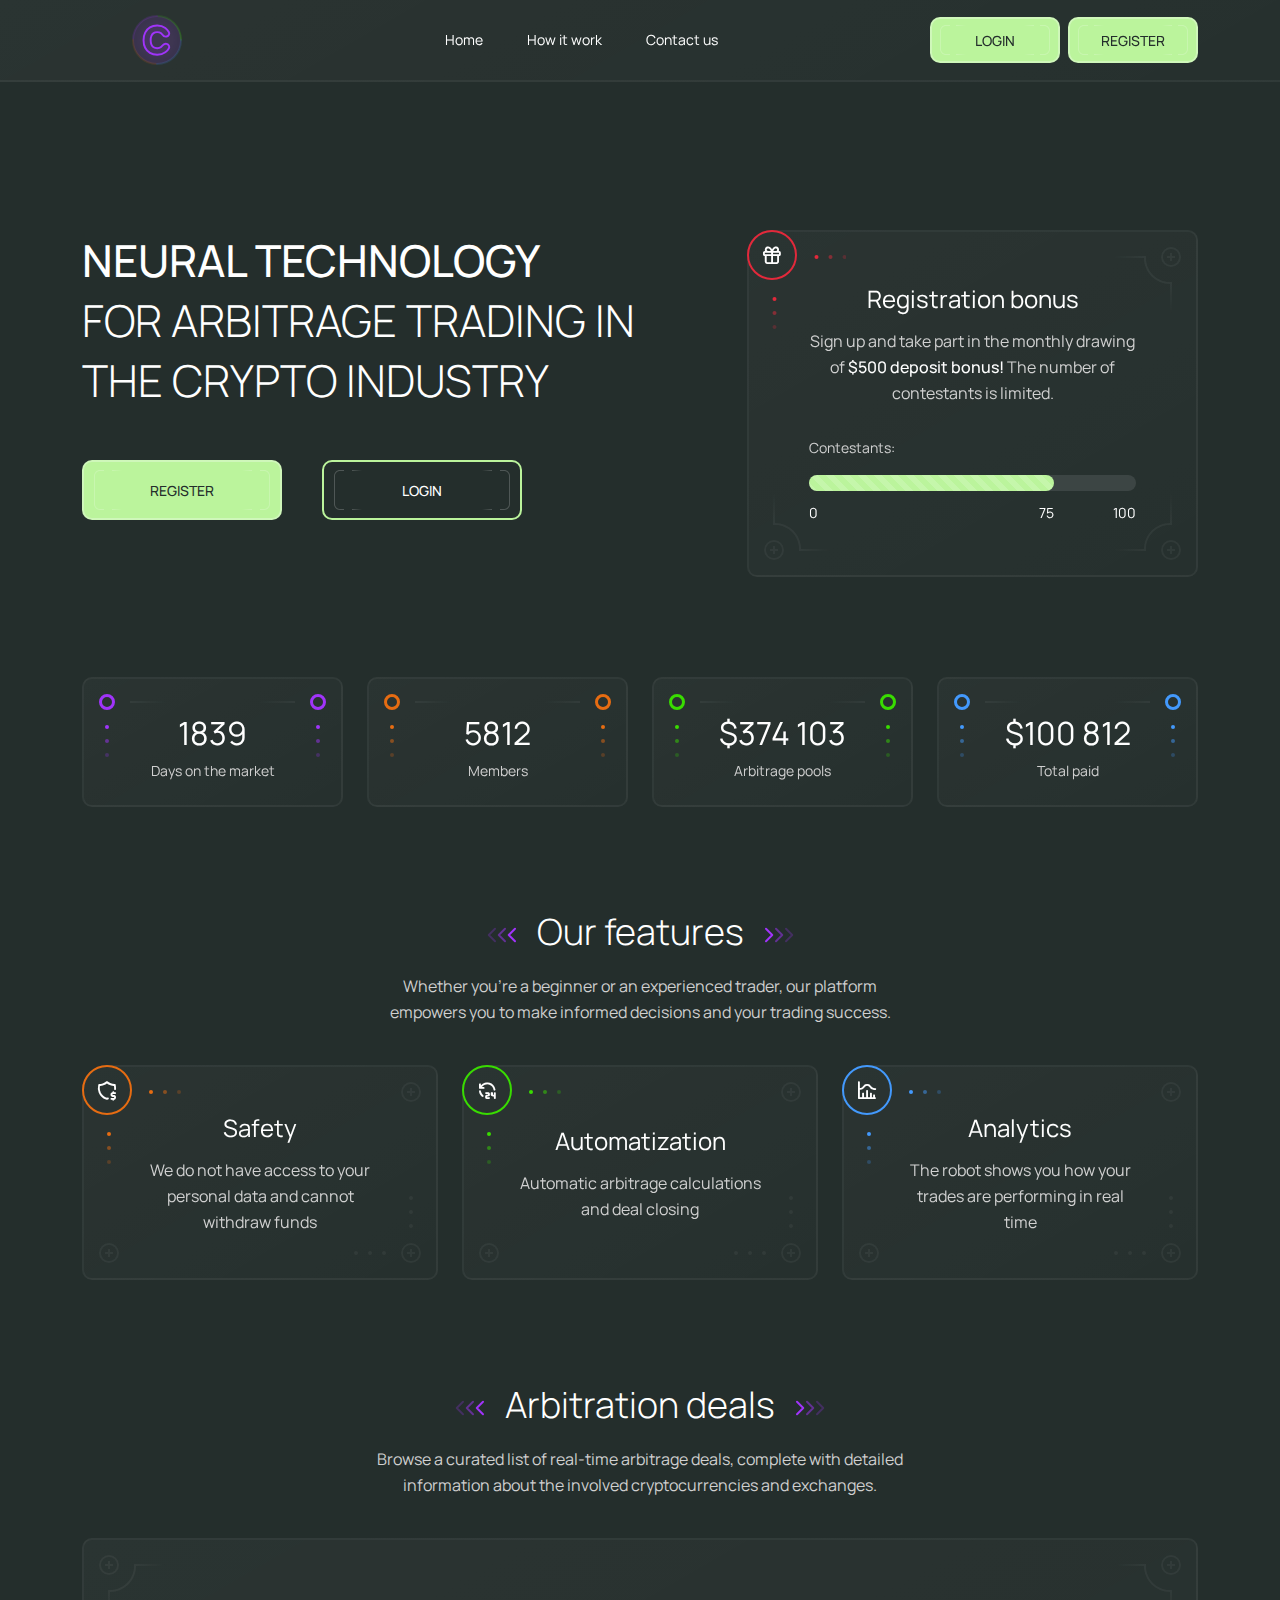
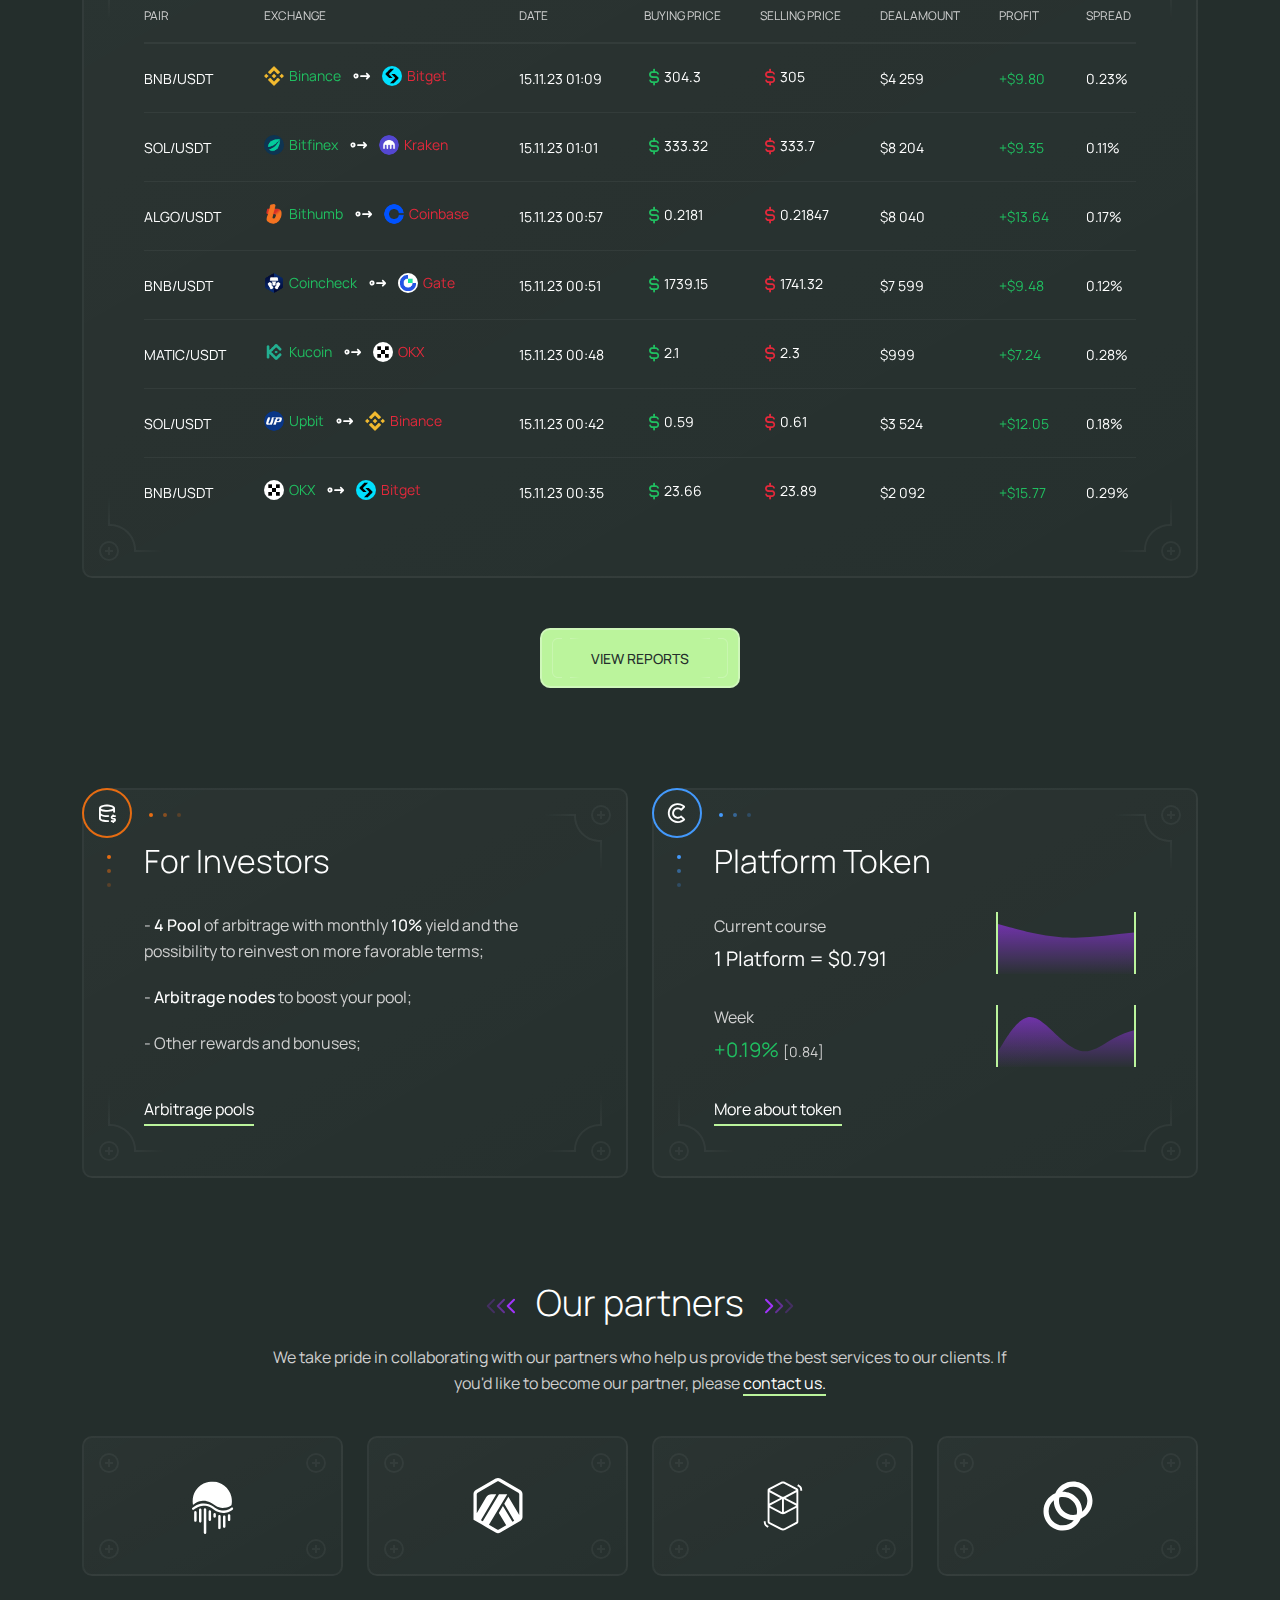
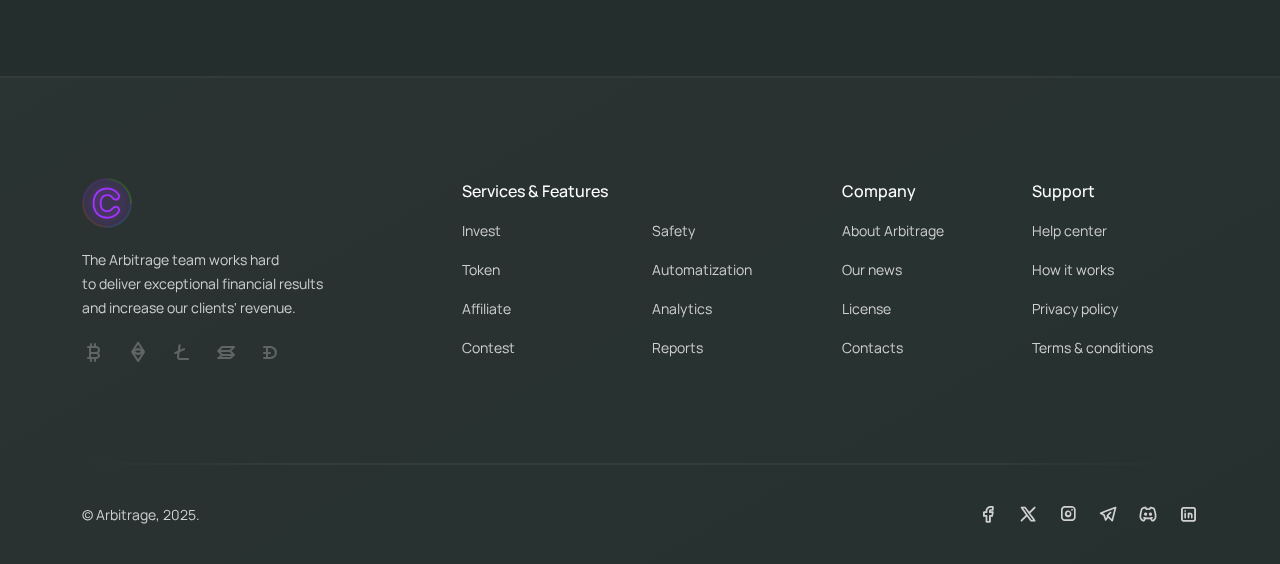
<file: index.html>
<!DOCTYPE html>
<html lang="en">

<head>
	<meta charset="utf-8">
	<meta name="viewport" content="width=device-width, initial-scale=1, shrink-to-fit=no">

	<!-- CSS -->
	<link rel="stylesheet" href="css/bootstrap.min.css">
	<link rel="stylesheet" href="css/splide.min.css">
	<link rel="stylesheet" href="css/main.css">

	<!-- Icon font -->
	<link rel="stylesheet" href="webfont/tabler-icons.min.css">

	<!-- Favicons -->
	<link rel="icon" type="image/png" href="img/favicon.png" sizes="32x32">
	<link rel="apple-touch-icon" href="img/favicon.png">

	<meta name="description"
		content="Join our AI-powered arbitrage trading platform for crypto traders. Get a $500 registration bonus, access arbitrage pools, automation, and real-time analytics. Start earning today!">
	<meta name="keywords"
		content="crypto arbitrage, arbitrage trading, crypto trading bot, automated trading, arbitrage pools, crypto investment, trading analytics, passive income, trading automation">
	<meta name="robots" content="index, follow">
	<meta name="author" content="Arbitrage">
	<meta property="og:title" content="Neural Technology for Crypto Arbitrage Trading">
	<meta property="og:description"
		content="Maximize your earnings with our automated crypto arbitrage platform. Sign up and claim your $500 bonus today!">
	<meta property="og:image" content="https://arbitrage.market/img/meta.png">
	<meta property="og:url" content="http://185.139.228.184">
	<meta property="og:type" content="website">
	<meta name="twitter:card" content="summary_large_image">
	<meta name="twitter:title" content="Neural Technology for Crypto Arbitrage Trading">
	<meta name="twitter:description"
		content="Trade smarter with AI-driven arbitrage in the crypto industry. Get started with a $500 bonus.">
	<meta name="twitter:image" content="https://arbitrage.market/img/meta.png">


	<title>Arbitrage – Neural Technology for Crypto Arbitrage Trading</title>
</head>

<body class="body body--home">
	<!-- header -->
	<header class="header">
		<div class="container">
			<div class="row">
				<div class="col-12">
					<div class="header__content">
						<!-- btn -->
						<button class="header__btn" type="button" aria-label="header__nav">
							<span></span>
							<span></span>
							<span></span>
						</button>
						<!-- end btn -->
						<!-- logo -->
						<a href="index.html" class="header__logo">
							<img src="img/logo.svg" alt="">
						</a>
						<!-- end logo -->
						<!-- navigation -->
						<ul class="header__nav center_header" id="header__nav">
							<li class="header__dropdown">
								<a href="index.html">Home </a>
							</li>
							<li class="header__dropdown">
								<a href="how.html">How it work </a>
							</li>
							<li>
								<a href="contacts.html">Contact us</a>
							</li>
						</ul>
						<!-- end navigation -->

						<!-- profile -->
						<a href="https://user.arbitrage.market" target="_blank" class="header__profile me-2">
							<i class="ti ti-user-circle"></i>
							<span>Login</span>
						</a>
						<a href="https://user.arbitrage.market" target="_blank" class="header__profile">
							<i class="ti ti-user-circle"></i>
							<span>Register</span>
						</a>
						<!-- end profile -->
					</div>
				</div>
			</div>
		</div>
	</header>
	<!-- end header -->

	<!-- hero -->
	<section class="hero">
		<div class="container">
			<div class="row">
				<div class="col-12 col-lg-7">
					<!-- hero first -->
					<div class="hero__content hero__content--first">
						<h1 class="hero__title"><strong>Neural technology</strong> <br>for arbitrage trading in the
							crypto industry</h1>

						<div class="hero__btns">
							<a href="http://185.139.228.184" class="hero__btn">Register</a>
							<a href="http://185.139.228.184" class="hero__btn hero__btn--light">Login</a>
						</div>
					</div>
					<!-- end hero first -->
				</div>

				<div class="col-12 col-lg-5">
					<!-- hero second -->
					<div class="hero__content hero__content--second">
						<!-- CTA -->
						<a href="http://185.139.228.184" class="cta">
							<h2 class="cta__title">Registration bonus</h2>
							<p class="cta__text">Sign up and take part in the monthly drawing of <b>$500 deposit
									bonus!</b> The number of contestants is limited.</p>

							<!-- progressbar -->
							<div class="progressbar">
								<h3 class="progressbar__title">Contestants:</h3>
								<div class="progress" role="progressbar" aria-label="Animated striped"
									aria-valuenow="75" aria-valuemin="0" aria-valuemax="100">
									<div class="progress-bar progress-bar-striped progress-bar-animated"
										style="width: 75%"><span>75</span></div>
								</div>
								<div class="progressbar__values">
									<span class="progressbar__value progressbar__value--left">0</span>
									<span class="progressbar__value progressbar__value--right">100</span>
								</div>
							</div>
							<!-- end progressbar -->

							<!-- design elements -->
							<span class="block-icon block-icon--red">
								<i class="ti ti-gift"></i>
							</span>
							<span class="screw screw--lines-bl"></span>
							<span class="screw screw--lines-br"></span>
							<span class="screw screw--lines-tr"></span>
						</a>
						<!-- end CTA -->
					</div>
					<!-- end hero second -->
				</div>
			</div>
		</div>
	</section>
	<!-- end hero -->

	<!-- statistics -->
	<div class="section">
		<div class="container">
			<div class="row">
				<div class="col-12 col-sm-6 col-xl-3">
					<!-- stats -->
					<div class="stats">
						<span class="stats__value">1839</span>
						<p class="stats__name">Days on the market</p>

						<!-- design elements -->
						<span class="stats__dodger stats__dodger--left stats__dodger--purple"></span>
						<span class="stats__dodger stats__dodger--right stats__dodger--purple"></span>
					</div>
					<!-- end stats -->
				</div>

				<div class="col-12 col-sm-6 col-xl-3">
					<!-- stats -->
					<div class="stats">
						<span class="stats__value">5812</span>
						<p class="stats__name">Members</p>

						<!-- design elements -->
						<span class="stats__dodger stats__dodger--left stats__dodger--orange"></span>
						<span class="stats__dodger stats__dodger--right stats__dodger--orange"></span>
					</div>
					<!-- end stats -->
				</div>

				<div class="col-12 col-sm-6 col-xl-3">
					<!-- stats -->
					<div class="stats">
						<span class="stats__value">$374 103</span>
						<p class="stats__name">Arbitrage pools</p>

						<!-- design elements -->
						<span class="stats__dodger stats__dodger--left stats__dodger--green"></span>
						<span class="stats__dodger stats__dodger--right stats__dodger--green"></span>
					</div>
					<!-- end stats -->
				</div>

				<div class="col-12 col-sm-6 col-xl-3">
					<!-- stats -->
					<div class="stats">
						<span class="stats__value">$100 812</span>
						<p class="stats__name">Total paid</p>

						<!-- design elements -->
						<span class="stats__dodger stats__dodger--left stats__dodger--blue"></span>
						<span class="stats__dodger stats__dodger--right stats__dodger--blue"></span>
					</div>
					<!-- end stats -->
				</div>
			</div>
		</div>
	</div>
	<!-- end statistics -->

	<!-- features -->
	<section class="section">
		<div class="container">
			<div class="row">
				<!-- title -->
				<div class="col-12 col-md-8 offset-md-2 col-lg-6 offset-lg-3">
					<div class="section__title">
						<h2>Our features</h2>
						<p>Whether you're a beginner or an experienced trader, our platform empowers you to make
							informed decisions and your trading success.</p>
					</div>
				</div>
				<!-- end title -->
			</div>

			<div class="row">
				<div class="col-12 col-lg-4">
					<!-- feature -->
					<div class="feature">
						<h3 class="feature__title">Safety</h3>
						<p class="feature__text">We do not have access to your personal data and cannot withdraw funds
						</p>

						<!-- design elements -->
						<span class="block-icon block-icon--orange">
							<i class="ti ti-shield-dollar"></i>
						</span>
						<span class="screw screw--bl"></span>
						<span class="screw screw--tr"></span>
						<span class="screw screw--big-br"></span>
					</div>
					<!-- end feature -->
				</div>

				<div class="col-12 col-md-6 col-lg-4">
					<!-- feature -->
					<div class="feature">
						<h3 class="feature__title">Automatization</h3>
						<p class="feature__text">Automatic arbitrage calculations and deal closing</p>

						<!-- design elements -->
						<span class="block-icon block-icon--green">
							<i class="ti ti-24-hours"></i>
						</span>
						<span class="screw screw--bl"></span>
						<span class="screw screw--tr"></span>
						<span class="screw screw--big-br"></span>
					</div>
					<!-- end feature -->
				</div>

				<div class="col-12 col-md-6 col-lg-4">
					<!-- feature -->
					<div class="feature">
						<h3 class="feature__title">Analytics</h3>
						<p class="feature__text">The robot shows you how your trades are performing in real time</p>

						<!-- design elements -->
						<span class="block-icon block-icon--blue">
							<i class="ti ti-chart-histogram"></i>
						</span>
						<span class="screw screw--bl"></span>
						<span class="screw screw--tr"></span>
						<span class="screw screw--big-br"></span>
					</div>
					<!-- end feature -->
				</div>
			</div>
		</div>
	</section>
	<!-- end features -->

	<!-- recent deals -->
	<section class="section">
		<div class="container">
			<div class="row">
				<!-- title -->
				<div class="col-12 col-md-10 offset-md-1 col-lg-8 offset-lg-2 col-xl-6 offset-xl-3">
					<div class="section__title">
						<h2>Arbitration deals</h2>
						<p>Browse a curated list of real-time arbitrage deals, complete with detailed information about
							the involved cryptocurrencies and exchanges.</p>
					</div>
				</div>
				<!-- end title -->

				<!-- deals table -->
				<div class="col-12">
					<div class="deals">
						<div class="deals__table-wrap">
							<table class="deals__table">
								<thead>
									<tr>
										<th>Pair</th>
										<th>Exchange</th>
										<th>Date</th>
										<th>Buying price</th>
										<th>Selling price</th>
										<th>Deal amount</th>
										<th>Profit</th>
										<th>Spread</th>
									</tr>
								</thead>

								<tbody>
									<tr>
										<td>
											<div class="deals__text">BNB/USDT</div>
										</td>
										<td>
											<div class="deals__exchange">
												<img src="img/exchanges/binance.png" alt="">
												<span class="green">Binance</span>
												<i class="ti ti-arrow-move-right"></i>
												<img src="img/exchanges/bitget.png" alt="">
												<span class="red">Bitget</span>
											</div>
										</td>
										<td>
											<div class="deals__text">15.11.23 01:09</div>
										</td>
										<td>
											<div class="deals__text deals__text--buy"><i
													class="ti ti-currency-dollar"></i>304.3</div>
										</td>
										<td>
											<div class="deals__text deals__text--sell"><i
													class="ti ti-currency-dollar"></i>305</div>
										</td>
										<td>
											<div class="deals__text">$4 259</div>
										</td>
										<td>
											<div class="deals__text deals__text--green">+$9.80</div>
										</td>
										<td>
											<div class="deals__text">0.23%</div>
										</td>
									</tr>
									<tr>
										<td>
											<div class="deals__text">SOL/USDT</div>
										</td>
										<td>
											<div class="deals__exchange">
												<img src="img/exchanges/bitfinex.png" alt="">
												<span class="green">Bitfinex</span>
												<i class="ti ti-arrow-move-right"></i>
												<img src="img/exchanges/kraken.png" alt="">
												<span class="red">Kraken</span>
											</div>
										</td>
										<td>
											<div class="deals__text">15.11.23 01:01</div>
										</td>
										<td>
											<div class="deals__text deals__text--buy"><i
													class="ti ti-currency-dollar"></i>333.32</div>
										</td>
										<td>
											<div class="deals__text deals__text--sell"><i
													class="ti ti-currency-dollar"></i>333.7</div>
										</td>
										<td>
											<div class="deals__text">$8 204</div>
										</td>
										<td>
											<div class="deals__text deals__text--green">+$9.35</div>
										</td>
										<td>
											<div class="deals__text">0.11%</div>
										</td>
									</tr>
									<tr>
										<td>
											<div class="deals__text">ALGO/USDT</div>
										</td>
										<td>
											<div class="deals__exchange">
												<img src="img/exchanges/bithumb.png" alt="">
												<span class="green">Bithumb</span>
												<i class="ti ti-arrow-move-right"></i>
												<img src="img/exchanges/coinbase.png" alt="">
												<span class="red">Coinbase</span>
											</div>
										</td>
										<td>
											<div class="deals__text">15.11.23 00:57</div>
										</td>
										<td>
											<div class="deals__text deals__text--buy"><i
													class="ti ti-currency-dollar"></i>0.2181</div>
										</td>
										<td>
											<div class="deals__text deals__text--sell"><i
													class="ti ti-currency-dollar"></i>0.21847</div>
										</td>
										<td>
											<div class="deals__text">$8 040</div>
										</td>
										<td>
											<div class="deals__text deals__text--green">+$13.64</div>
										</td>
										<td>
											<div class="deals__text">0.17%</div>
										</td>
									</tr>
									<tr>
										<td>
											<div class="deals__text">BNB/USDT</div>
										</td>
										<td>
											<div class="deals__exchange">
												<img src="img/exchanges/coincheck.png" alt="">
												<span class="green">Coincheck</span>
												<i class="ti ti-arrow-move-right"></i>
												<img src="img/exchanges/gate.png" alt="">
												<span class="red">Gate</span>
											</div>
										</td>
										<td>
											<div class="deals__text">15.11.23 00:51</div>
										</td>
										<td>
											<div class="deals__text deals__text--buy"><i
													class="ti ti-currency-dollar"></i>1739.15</div>
										</td>
										<td>
											<div class="deals__text deals__text--sell"><i
													class="ti ti-currency-dollar"></i>1741.32</div>
										</td>
										<td>
											<div class="deals__text">$7 599</div>
										</td>
										<td>
											<div class="deals__text deals__text--green">+$9.48</div>
										</td>
										<td>
											<div class="deals__text">0.12%</div>
										</td>
									</tr>
									<tr>
										<td>
											<div class="deals__text">MATIC/USDT</div>
										</td>
										<td>
											<div class="deals__exchange">
												<img src="img/exchanges/kucoin.png" alt="">
												<span class="green">Kucoin</span>
												<i class="ti ti-arrow-move-right"></i>
												<img src="img/exchanges/okx.png" alt="">
												<span class="red">OKX</span>
											</div>
										</td>
										<td>
											<div class="deals__text">15.11.23 00:48</div>
										</td>
										<td>
											<div class="deals__text deals__text--buy"><i
													class="ti ti-currency-dollar"></i>2.1</div>
										</td>
										<td>
											<div class="deals__text deals__text--sell"><i
													class="ti ti-currency-dollar"></i>2.3</div>
										</td>
										<td>
											<div class="deals__text">$999</div>
										</td>
										<td>
											<div class="deals__text deals__text--green">+$7.24</div>
										</td>
										<td>
											<div class="deals__text">0.28%</div>
										</td>
									</tr>
									<tr>
										<td>
											<div class="deals__text">SOL/USDT</div>
										</td>
										<td>
											<div class="deals__exchange">
												<img src="img/exchanges/upbit.png" alt="">
												<span class="green">Upbit</span>
												<i class="ti ti-arrow-move-right"></i>
												<img src="img/exchanges/binance.png" alt="">
												<span class="red">Binance</span>
											</div>
										</td>
										<td>
											<div class="deals__text">15.11.23 00:42</div>
										</td>
										<td>
											<div class="deals__text deals__text--buy"><i
													class="ti ti-currency-dollar"></i>0.59</div>
										</td>
										<td>
											<div class="deals__text deals__text--sell"><i
													class="ti ti-currency-dollar"></i>0.61</div>
										</td>
										<td>
											<div class="deals__text">$3 524</div>
										</td>
										<td>
											<div class="deals__text deals__text--green">+$12.05</div>
										</td>
										<td>
											<div class="deals__text">0.18%</div>
										</td>
									</tr>
									<tr>
										<td>
											<div class="deals__text">BNB/USDT</div>
										</td>
										<td>
											<div class="deals__exchange">
												<img src="img/exchanges/okx.png" alt="">
												<span class="green">OKX</span>
												<i class="ti ti-arrow-move-right"></i>
												<img src="img/exchanges/bitget.png" alt="">
												<span class="red">Bitget</span>
											</div>
										</td>
										<td>
											<div class="deals__text">15.11.23 00:35</div>
										</td>
										<td>
											<div class="deals__text deals__text--buy"><i
													class="ti ti-currency-dollar"></i>23.66</div>
										</td>
										<td>
											<div class="deals__text deals__text--sell"><i
													class="ti ti-currency-dollar"></i>23.89</div>
										</td>
										<td>
											<div class="deals__text">$2 092</div>
										</td>
										<td>
											<div class="deals__text deals__text--green">+$15.77</div>
										</td>
										<td>
											<div class="deals__text">0.29%</div>
										</td>
									</tr>
								</tbody>

							</table>
						</div>

						<!-- design elements -->
						<span class="screw screw--lines-bl"></span>
						<span class="screw screw--lines-br"></span>
						<span class="screw screw--lines-tr"></span>
						<span class="screw screw--lines-tl"></span>
					</div>
				</div>
				<!-- end deals table -->

				<div class="col-12">
					<!-- section btns -->
					<div class="section__btns">
						<a href="http://185.139.228.184" class="section__btn">View reports</a>
					</div>
					<!-- end section btns -->
				</div>
			</div>
		</div>
	</section>
	<!-- end recent deals -->

	<!-- investing -->
	<section class="section">
		<div class="container">
			<div class="row row--relative">
				<div class="col-12 col-lg-6">
					<!-- invest -->
					<div class="invest">
						<h2 class="invest__title">For Investors</h2>

						<ul class="invest__list">
							<li>- <b>4 Pool</b> of arbitrage with monthly <b>10%</b> yield and the possibility to
								reinvest on more favorable terms;</li>
							<li>- <b>Arbitrage nodes</b> to boost your pool;</li>
							<li>- Other rewards and bonuses;</li>
						</ul>

						<a href="http://185.139.228.184" class="invest__link">Arbitrage pools</a>

						<!-- design elements -->
						<span class="block-icon block-icon--orange">
							<i class="ti ti-database-dollar"></i>
						</span>
						<span class="screw screw--lines-bl"></span>
						<span class="screw screw--lines-br"></span>
						<span class="screw screw--lines-tr"></span>
					</div>
					<!-- end invest -->
				</div>

				<div class="col-12 col-lg-6">
					<!-- invest -->
					<div class="invest">
						<h2 class="invest__title">Platform Token</h2>

						<div class="invest__rate-wrap">
							<div class="invest__rate">
								<span>Current course</span>
								<p>1 Platform = $0.791</p>
							</div>

							<div class="invest__graph">
								<img src="img/graph/graph2.svg" alt="">
							</div>
						</div>

						<div class="invest__rate-wrap">
							<div class="invest__rate">
								<span>Week</span>
								<!-- or .red -->
								<p class="green">+0.19% <small>[0.84]</small></p>
							</div>

							<div class="invest__graph">
								<img src="img/graph/graph1.svg" alt="">
							</div>
						</div>

						<a href="#" class="invest__link">More about token</a>

						<!-- design elements -->
						<span class="block-icon block-icon--blue">
							<i class="ti ti-brand-coinbase"></i>
						</span>
						<span class="screw screw--lines-bl"></span>
						<span class="screw screw--lines-br"></span>
						<span class="screw screw--lines-tr"></span>
					</div>
					<!-- end invest -->
				</div>

				<!-- animation background -->
				<div class="section__canvas section__canvas--first" id="canvas"></div>
			</div>
		</div>
	</section>
	<!-- end investing -->

	<!-- partners -->
	<section class="section">
		<div class="container">
			<div class="row">
				<!-- title -->
				<div class="col-12 col-md-8 offset-md-2 col-lg-6 offset-lg-3 col-xl-8 offset-xl-2">
					<div class="section__title">
						<h2>Our partners</h2>
						<p>We take pride in collaborating with our partners who help us provide the best services to our
							clients. If you'd like to become our partner, please <a href="contacts.html">contact us.</a>
						</p>
					</div>
				</div>
				<!-- end title -->
			</div>

			<div class="row">
				<div class="col-6 col-lg-3">
					<!-- partner -->
					<a href="https://www.bitget.com/" target="_blank" class="partner">
						<img src="img/partners/logo1.svg" alt="">
						<p>www.bitget.com</p>

						<!-- design elements -->
						<span class="screw screw--br"></span>
						<span class="screw screw--bl"></span>
						<span class="screw screw--tr"></span>
						<span class="screw screw--tl"></span>
					</a>
					<!-- end partner -->
				</div>

				<div class="col-6 col-lg-3">
					<!-- partner -->
					<a href="https://www.kucoin.com/" target="_blank" class="partner">
						<img src="img/partners/logo2.svg" alt="">
						<p>www.kucoin.com</p>

						<!-- design elements -->
						<span class="screw screw--br"></span>
						<span class="screw screw--bl"></span>
						<span class="screw screw--tr"></span>
						<span class="screw screw--tl"></span>
					</a>
					<!-- end partner -->
				</div>

				<div class="col-6 col-lg-3">
					<!-- partner -->
					<a href="https://www.gate.io/" target="_blank" class="partner">
						<img src="img/partners/logo3.svg" alt="">
						<p>www.gate.io</p>

						<!-- design elements -->
						<span class="screw screw--br"></span>
						<span class="screw screw--bl"></span>
						<span class="screw screw--tr"></span>
						<span class="screw screw--tl"></span>
					</a>
					<!-- end partner -->
				</div>

				<div class="col-6 col-lg-3">
					<!-- partner -->
					<a href="https://www.mexc.co/" target="_blanks" class="partner">
						<img src="img/partners/logo4.svg" alt="">
						<p>www.mexc.co</p>

						<!-- design elements -->
						<span class="screw screw--br"></span>
						<span class="screw screw--bl"></span>
						<span class="screw screw--tr"></span>
						<span class="screw screw--tl"></span>
					</a>
					<!-- end partner -->
				</div>
			</div>
		</div>
	</section>
	<!-- end partners -->



	<!-- footer -->
	<footer class="footer">
		<div class="container">
			<div class="row">
				<div class="col-12 col-sm-8 col-md-6 col-lg-6 col-xl-4 order-1 order-lg-4 order-xl-1">
					<!-- footer logo -->
					<div class="footer__logo">
						<img src="img/logo.svg" alt="">
					</div>
					<!-- end footer logo -->

					<!-- footer tagline -->
					<p class="footer__tagline">The Arbitrage team works hard <br>to deliver exceptional financial
						results
						<br>and increase our clients' revenue.
					</p>
					<!-- end footer tagline -->

					<!-- footer currencies -->
					<div class="footer__currencies">
						<i class="ti ti-currency-bitcoin"></i>
						<i class="ti ti-currency-ethereum"></i>
						<i class="ti ti-currency-litecoin"></i>
						<i class="ti ti-currency-solana"></i>
						<i class="ti ti-currency-dogecoin"></i>
					</div>
					<!-- end footer currencies -->
				</div>

				<!-- navigation -->
				<div
					class="col-6 col-md-4 col-lg-3 col-xl-2 order-3 order-md-2 order-lg-2 order-xl-3 offset-md-2 offset-lg-0">
					<h6 class="footer__title">Company</h6>
					<div class="footer__nav">
						<a href="#">About Arbitrage</a>
						<a href="#">Our news</a>
						<a href="#">License</a>
						<a href="contacts.html">Contacts</a>
					</div>
				</div>

				<div class="col-12 col-md-8 col-lg-6 col-xl-4 order-2 order-md-3 order-lg-1 order-xl-2">
					<div class="row">
						<div class="col-12">
							<h6 class="footer__title">Services & Features</h6>
						</div>

						<div class="col-6">
							<div class="footer__nav">
								<a href="#">Invest</a>
								<a href="#">Token</a>
								<a href="#">Affiliate</a>
								<a href="#">Contest</a>
							</div>
						</div>

						<div class="col-6">
							<div class="footer__nav">
								<a href="#">Safety</a>
								<a href="#">Automatization</a>
								<a href="#">Analytics</a>
								<a href="#">Reports</a>
							</div>
						</div>
					</div>
				</div>

				<div class="col-6 col-md-4 col-lg-3 col-xl-2 order-4 order-md-4 order-lg-3 order-xl-4">
					<h6 class="footer__title">Support</h6>
					<div class="footer__nav">
						<a href="#">Help center</a>
						<a href="how.html">How it works</a>
						<a href="/privacy-policy.html">Privacy policy</a>
						<a href="/terms.html">Terms & conditions</a>
					</div>
				</div>
				<!-- end navigation -->
			</div>

			<div class="row">
				<div class="col-12">
					<div class="footer__content">
						<!-- footer social -->
						<div class="footer__social">
							<a href="#" target="_blank"><i class="ti ti-brand-facebook"></i></a>
							<a href="#" target="_blank"><i class="ti ti-brand-x"></i></a>
							<a href="#" target="_blank"><i class="ti ti-brand-instagram"></i></a>
							<a href="#" target="_blank"><i class="ti ti-brand-telegram"></i></a>
							<a href="#" target="_blank"><i class="ti ti-brand-discord"></i></a>
							<a href="#" target="_blank"><i class="ti ti-brand-linkedin"></i></a>
						</div>
						<!-- end footer social -->

						<!-- footer copyright -->
						<small class="footer__copyright">© Arbitrage, 2025.</small>
						<!-- end footer copyright -->
					</div>
				</div>
			</div>
		</div>

		<!-- design elements -->
		<span class="screw screw--footer screw--footer-bl"></span>
		<span class="screw screw--footer screw--footer-br"></span>
		<span class="screw screw--footer screw--footer-tr"></span>
		<span class="screw screw--footer screw--footer-tl"></span>
	</footer>
	<!-- end footer -->

	<!-- ask modal -->
	<div class="modal modal--auto fade" id="modal-ask" tabindex="-1" aria-labelledby="modal-ask" aria-hidden="true">
		<div class="modal-dialog modal-dialog-centered">
			<div class="modal-content">
				<div class="modal__content">
					<button class="modal__close" type="button" data-bs-dismiss="modal" aria-label="Close"><i
							class="ti ti-x"></i></button>

					<h4 class="modal__title">Ask a question</h4>

					<p class="modal__text">Our support team is always on call, and ready to help with all your
						questions!</p>

					<form action="#" class="modal__form">
						<div class="form__group">
							<input name="name" type="text" class="form__input" placeholder="Name">
						</div>

						<div class="form__group">
							<input name="mail" type="text" class="form__input" placeholder="Email">
						</div>

						<div class="form__group">
							<textarea name="question" class="form__textarea" placeholder="Your question"></textarea>
						</div>

						<button class="form__btn" type="button">Send</button>
					</form>

					<!-- design elements -->
					<span class="screw screw--big-tl"></span>
					<span class="screw screw--big-bl"></span>
					<span class="screw screw--big-br"></span>
				</div>
			</div>
		</div>
	</div>
	<!-- end ask modal -->

	<!-- JS -->
	<script src="js/bootstrap.bundle.min.js"></script>
	<script src="js/smooth-scrollbar.js"></script>
	<script src="js/splide.min.js"></script>
	<script src="js/three.min.js"></script>
	<script src="js/vanta.fog.min.js"></script>
	<script src="js/main.js"></script>
</body>

</html>
</file>
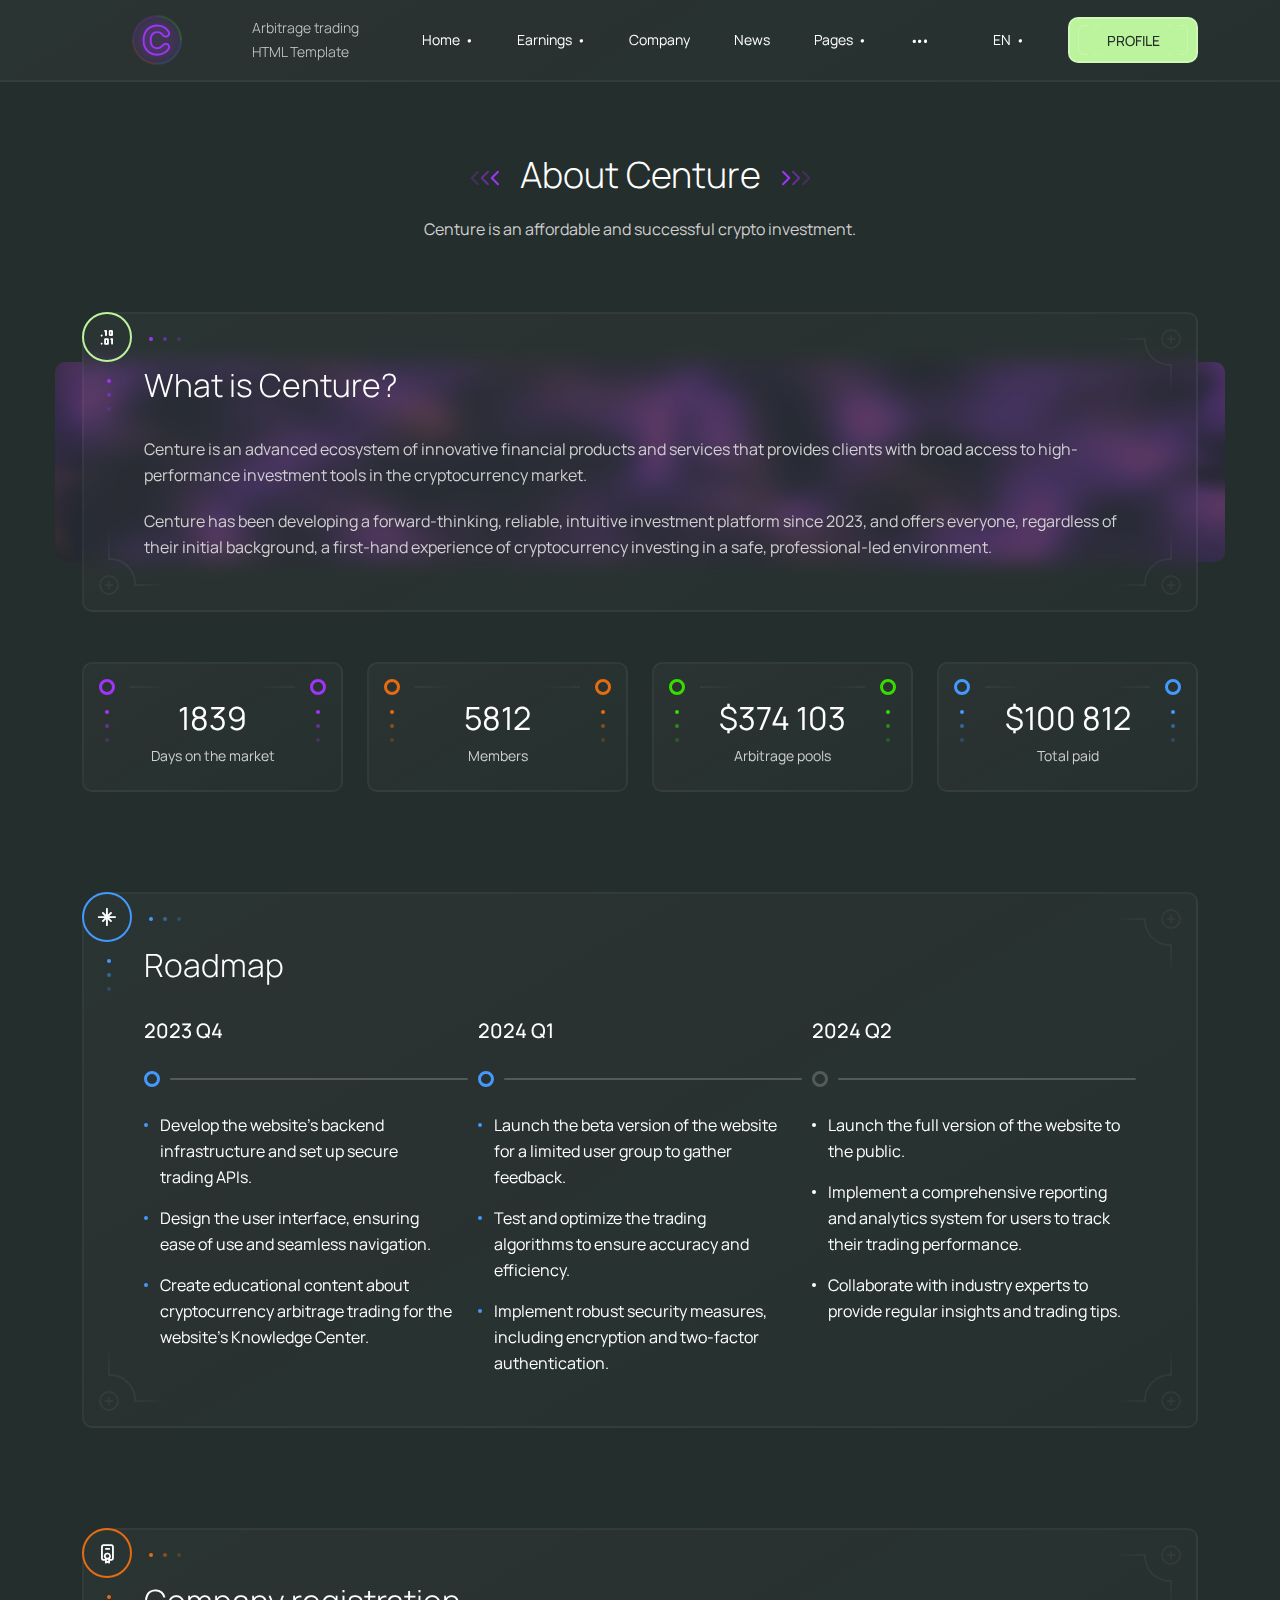
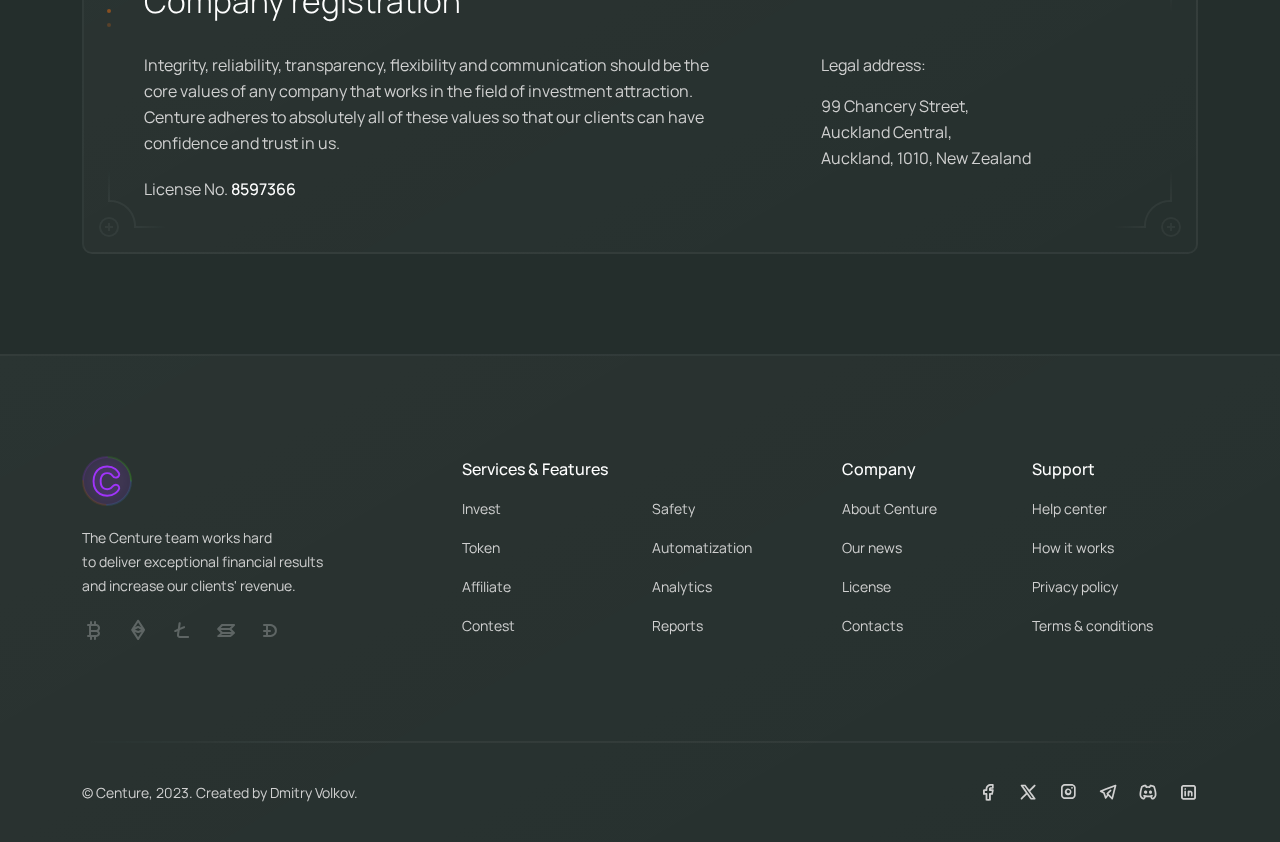
<file: about.html>
<!DOCTYPE html>
<html lang="en">
<head>
	<meta charset="utf-8">
	<meta name="viewport" content="width=device-width, initial-scale=1, shrink-to-fit=no">

	<!-- CSS -->
	<link rel="stylesheet" href="css/bootstrap.min.css">
	<link rel="stylesheet" href="css/splide.min.css">
	<link rel="stylesheet" href="css/main.css">

	<!-- Icon font -->
	<link rel="stylesheet" href="webfont/tabler-icons.min.css">

	<!-- Favicons -->
	<link rel="icon" type="image/png" href="icon/favicon-32x32.png" sizes="32x32">
	<link rel="apple-touch-icon" href="icon/favicon-32x32.png">

	<meta name="description" content="Arbitrage trading HTML Template">
	<meta name="keywords" content="">
	<meta name="author" content="Dmitry Volkov">
	<title>Centure – Arbitrage trading HTML Template</title>
</head>

<body class="body">
	<!-- header -->
	<header class="header">
		<div class="container">
			<div class="row">
				<div class="col-12">
					<div class="header__content">
						<!-- btn -->
						<button class="header__btn" type="button" aria-label="header__nav">
							<span></span>
							<span></span>
							<span></span>
						</button>
						<!-- end btn -->

						<!-- logo -->
						<a href="index.html" class="header__logo">
							<img src="img/logo.svg" alt="">
						</a>
						<!-- end logo -->

						<!-- tagline -->
						<span class="header__tagline">Arbitrage trading <br>HTML Template</span>
						<!-- end tagline -->

						<!-- navigation -->
						<ul class="header__nav" id="header__nav">
							<li class="header__dropdown">
								<a class="dropdown-link" href="#" role="button" data-bs-toggle="dropdown" aria-expanded="false">Home <i class="ti ti-point-filled"></i></a>

								<ul class="dropdown-menu header__dropdown-menu">
									<li><a href="index.html">Home style v1</a></li>
									<li><a href="index2.html">Home style v2</a></li>
								</ul>
							</li>

							<li class="header__dropdown">
								<a class="dropdown-link" href="#" role="button" data-bs-toggle="dropdown" aria-expanded="false">Earnings <i class="ti ti-point-filled"></i></a>

								<ul class="dropdown-menu header__dropdown-menu">
									<li><a href="invest.html">Invest</a></li>
									<li><a href="token.html">Token</a></li>
									<li><a href="affiliate.html">Affiliate</a></li>
									<li><a href="contest.html">Contest</a></li>
								</ul>
							</li>

							<li>
								<a href="about.html">Company</a>
							</li>

							<li>
								<a href="blog.html">News</a>
							</li>

							<li class="header__dropdown">
								<a class="dropdown-link" href="#" role="button" data-bs-toggle="dropdown" aria-expanded="false">Pages <i class="ti ti-point-filled"></i></a>

								<ul class="dropdown-menu header__dropdown-menu">
									<li><a href="how.html">How it works</a></li>
									<li><a href="reports.html">Reports</a></li>
									<li><a href="profile.html">Profile</a></li>
									<li><a href="article.html">Article</a></li>
									<li><a href="contacts.html">Get in touch</a></li>
									<li><a href="faq.html">FAQ</a></li>
								</ul>
							</li>

							<li class="header__dropdown">
								<a class="dropdown-link dropdown-link--menu" href="#" role="button" data-bs-toggle="dropdown" aria-expanded="false"><i class="ti ti-dots"></i></a>

								<ul class="dropdown-menu header__dropdown-menu">
									<li><a href="signin.html">Sign in</a></li>
									<li><a href="signup.html">Sign up</a></li>
									<li><a href="forgot.html">Forgot password</a></li>
									<li><a href="404.html">404 Page</a></li>
									<li><a href="privacy.html">Privacy policy</a></li>
								</ul>
							</li>
						</ul>
						<!-- end navigation -->

						<!-- language -->
						<div class="header__language">
							<a class="dropdown-link" href="#" role="button" data-bs-toggle="dropdown" aria-expanded="false">EN <i class="ti ti-point-filled"></i></a>

							<ul class="dropdown-menu header__language-menu">
								<li><a href="#">English</a></li>
								<li><a href="#">Spanish</a></li>
								<li><a href="#">French</a></li>
							</ul>
						</div>
						<!-- end language -->

						<!-- profile -->
						<a href="profile.html" class="header__profile">
							<i class="ti ti-user-circle"></i>
							<span>Profile</span>
						</a>
						<!-- end profile -->
					</div>
				</div>
			</div>
		</div>
	</header>
	<!-- end header -->

	<!-- head -->
	<div class="section section--head">
		<div class="container">
			<div class="row">
				<!-- title -->
				<div class="col-12">
					<div class="section__title">
						<h1>About Centure</h1>
						<p>Centure is an affordable and successful crypto investment.</p>
					</div>
				</div>
				<!-- end title -->
			</div>
		</div>
	</div>
	<!-- end head -->

	<!-- about -->
	<div class="section section--pb">
		<div class="container">
			<div class="row row--relative">
				<div class="col-12">
					<div class="about">
						<h2 class="about__title">What is Centure?</h2>

						<p class="about__text">Centure is an advanced ecosystem of innovative financial products and services that provides clients with broad access to high-performance investment tools in the cryptocurrency market.</p>

						<p class="about__text">Centure has been developing a forward-thinking, reliable, intuitive investment platform since 2023, and offers everyone, regardless of their initial background, a first-hand experience of cryptocurrency investing in a safe, professional-led environment.</p>
						
						<!-- design elements -->
						<span class="block-icon block-icon--purple">
							<i class="ti ti-binary"></i>
						</span>
						<span class="screw screw--lines-bl"></span>
						<span class="screw screw--lines-br"></span>
						<span class="screw screw--lines-tr"></span>
					</div>
				</div>

				<!-- animation background -->
				<div class="section__canvas section__canvas--page section__canvas--first" id="canvas"></div>
			</div>
		</div>
	</div>
	<!-- end about -->

	<!-- statistics -->
	<div class="section">
		<div class="container">
			<div class="row">
				<div class="col-12 col-sm-6 col-xl-3">
					<!-- stats -->
					<div class="stats">
						<span class="stats__value">1839</span>
						<p class="stats__name">Days on the market</p>

						<!-- design elements -->
						<span class="stats__dodger stats__dodger--left stats__dodger--purple"></span>
						<span class="stats__dodger stats__dodger--right stats__dodger--purple"></span>
					</div>
					<!-- end stats -->
				</div>

				<div class="col-12 col-sm-6 col-xl-3">
					<!-- stats -->
					<div class="stats">
						<span class="stats__value">5812</span>
						<p class="stats__name">Members</p>

						<!-- design elements -->
						<span class="stats__dodger stats__dodger--left stats__dodger--orange"></span>
						<span class="stats__dodger stats__dodger--right stats__dodger--orange"></span>
					</div>
					<!-- end stats -->
				</div>

				<div class="col-12 col-sm-6 col-xl-3">
					<!-- stats -->
					<div class="stats">
						<span class="stats__value">$374 103</span>
						<p class="stats__name">Arbitrage pools</p>

						<!-- design elements -->
						<span class="stats__dodger stats__dodger--left stats__dodger--green"></span>
						<span class="stats__dodger stats__dodger--right stats__dodger--green"></span>
					</div>
					<!-- end stats -->
				</div>

				<div class="col-12 col-sm-6 col-xl-3">
					<!-- stats -->
					<div class="stats">
						<span class="stats__value">$100 812</span>
						<p class="stats__name">Total paid</p>

						<!-- design elements -->
						<span class="stats__dodger stats__dodger--left stats__dodger--blue"></span>
						<span class="stats__dodger stats__dodger--right stats__dodger--blue"></span>
					</div>
					<!-- end stats -->
				</div>
			</div>
		</div>
	</div>
	<!-- end statistics -->

	<!-- roadmap -->
	<section class="section">
		<div class="container">
			<div class="row">
				<div class="col-12">
					<div class="roadmap">
						<h2 class="roadmap__title">Roadmap</h2>

						<!-- carousel -->
						<div class="roadmap__carousel splide splide--roadmap">
							<div class="splide__arrows">
								<button class="splide__arrow splide__arrow--prev" type="button"><i class="ti ti-arrow-left"></i></button>
								<button class="splide__arrow splide__arrow--next" type="button"><i class="ti ti-arrow-right"></i></button>
							</div>

							<div class="splide__track">
								<ul class="splide__list">
									<li class="splide__slide">
										<!-- step -->
										<div class="roadmap__block roadmap__block--active">
											<h3 class="roadmap__block-title">2023 Q4</h3>
											<ul class="roadmap__block-list">
												<li>Develop the website's backend infrastructure and set up secure trading APIs.</li>
												<li>Design the user interface, ensuring ease of use and seamless navigation.</li>
												<li>Create educational content about cryptocurrency arbitrage trading for the website's Knowledge Center.</li>
											</ul>
										</div>
										<!-- end step -->
									</li>

									<li class="splide__slide">
										<!-- step -->
										<div class="roadmap__block roadmap__block--active">
											<h3 class="roadmap__block-title">2024 Q1</h3>
											<ul class="roadmap__block-list">
												<li>Launch the beta version of the website for a limited user group to gather feedback.</li>
												<li>Test and optimize the trading algorithms to ensure accuracy and efficiency.</li>
												<li>Implement robust security measures, including encryption and two-factor authentication.</li>
											</ul>
										</div>
										<!-- end step -->
									</li>

									<li class="splide__slide">
										<!-- step -->
										<div class="roadmap__block">
											<h3 class="roadmap__block-title">2024 Q2</h3>
											<ul class="roadmap__block-list">
												<li>Launch the full version of the website to the public.</li>
												<li>Implement a comprehensive reporting and analytics system for users to track their trading performance.</li>
												<li>Collaborate with industry experts to provide regular insights and trading tips.</li>
											</ul>
										</div>
										<!-- end step -->
									</li>

									<li class="splide__slide">
										<!-- step -->
										<div class="roadmap__block">
											<h3 class="roadmap__block-title">2024 Q3</h3>
											<ul class="roadmap__block-list">
												<li>Develop advanced trading features, such as arbitrage alerts and strategies.</li>
												<li>Introduce a subscription-based model for premium users, offering exclusive features and resources.</li>
												<li>Expand educational resources with webinars and tutorials.</li>
											</ul>
										</div>
										<!-- end step -->
									</li>

									<li class="splide__slide">
										<!-- step -->
										<div class="roadmap__block">
											<h3 class="roadmap__block-title">2024 Q4</h3>
											<ul class="roadmap__block-list">
												<li>Launch mobile apps for iOS and Android platforms to facilitate trading on the go.</li>
												<li>Continuously update trading algorithms based on market trends and user feedback.</li>
												<li>Collaborate with regulatory experts to ensure compliance with evolving cryptocurrency regulations.</li>
											</ul>
										</div>
										<!-- end step -->
									</li>
								</ul>
							</div>
						</div>
						<!-- end carousel -->


						<!-- design elements -->
						<span class="block-icon block-icon--blue">
							<i class="ti ti-north-star"></i>
						</span>
						<span class="screw screw--lines-bl"></span>
						<span class="screw screw--lines-br"></span>
						<span class="screw screw--lines-tr"></span>
					</div>
				</div>
			</div>
		</div>
	</section>
	<!-- end roadmap -->

	<!-- company -->
	<section class="section">
		<div class="container">
			<div class="row row--relative">
				<div class="col-12">
					<div class="company">
						<h2 class="company__title">Company registration</h2>
						
						<div class="row">
							<div class="col-12 col-xl-7">
								<p class="company__text">Integrity, reliability, transparency, flexibility and communication should be the core values of any company that works in the field of investment attraction. Centure adheres to absolutely all of these values so that our clients can have confidence and trust in us.</p>
								<p class="company__text">License No. <b>8597366</b></p>
							</div>

							<div class="col-12 col-xl-4 offset-xl-1">
								<p class="company__subtitle">Legal address:</p>
								<p class="company__text">99 Chancery Street, <br>Auckland Central, <br>Auckland, 1010, New Zealand</p>
							</div>
						</div>

						<!-- design elements -->
						<span class="block-icon block-icon--orange">
							<i class="ti ti-certificate-2"></i>
						</span>
						<span class="screw screw--lines-bl"></span>
						<span class="screw screw--lines-br"></span>
						<span class="screw screw--lines-tr"></span>
					</div>
				</div>

				<!-- animation background -->
				<div class="section__canvas section__canvas--second" id="canvas2"></div>
			</div>
		</div>
	</section>
	<!-- end company -->

	<!-- footer -->
	<footer class="footer">
		<div class="container">
			<div class="row">
				<div class="col-12 col-sm-8 col-md-6 col-lg-6 col-xl-4 order-1 order-lg-4 order-xl-1">
					<!-- footer logo -->
					<div class="footer__logo">
						<img src="img/logo.svg" alt="">
					</div>
					<!-- end footer logo -->

					<!-- footer tagline -->
					<p class="footer__tagline">The Centure team works hard <br>to deliver exceptional financial results <br>and increase our clients' revenue.</p>
					<!-- end footer tagline -->

					<!-- footer currencies -->
					<div class="footer__currencies">
						<i class="ti ti-currency-bitcoin"></i>
						<i class="ti ti-currency-ethereum"></i>
						<i class="ti ti-currency-litecoin"></i>
						<i class="ti ti-currency-solana"></i>
						<i class="ti ti-currency-dogecoin"></i>
					</div>
					<!-- end footer currencies -->
				</div>

				<!-- navigation -->
				<div class="col-6 col-md-4 col-lg-3 col-xl-2 order-3 order-md-2 order-lg-2 order-xl-3 offset-md-2 offset-lg-0">
					<h6 class="footer__title">Company</h6>
					<div class="footer__nav">
						<a href="about.html">About Centure</a>
						<a href="blog.html">Our news</a>
						<a href="about.html">License</a>
						<a href="contacts.html">Contacts</a>
					</div>
				</div>

				<div class="col-12 col-md-8 col-lg-6 col-xl-4 order-2 order-md-3 order-lg-1 order-xl-2">
					<div class="row">
						<div class="col-12">
							<h6 class="footer__title">Services & Features</h6>
						</div>

						<div class="col-6">
							<div class="footer__nav">
								<a href="invest.html">Invest</a>
								<a href="token.html">Token</a>
								<a href="affiliate.html">Affiliate</a>
								<a href="contest.html">Contest</a>
							</div>
						</div>

						<div class="col-6">
							<div class="footer__nav">
								<a href="about.html">Safety</a>
								<a href="about.html">Automatization</a>
								<a href="about.html">Analytics</a>
								<a href="reports.html">Reports</a>
							</div>
						</div>
					</div>
				</div>

				<div class="col-6 col-md-4 col-lg-3 col-xl-2 order-4 order-md-4 order-lg-3 order-xl-4">
					<h6 class="footer__title">Support</h6>
					<div class="footer__nav">
						<a href="faq.html">Help center</a>
						<a href="how.html">How it works</a>
						<a href="privacy.html">Privacy policy</a>
						<a href="privacy.html">Terms & conditions</a>
					</div>
				</div>
				<!-- end navigation -->
			</div>

			<div class="row">
				<div class="col-12">
					<div class="footer__content">
						<!-- footer social -->
						<div class="footer__social">
							<a href="#" target="_blank"><i class="ti ti-brand-facebook"></i></a>
							<a href="#" target="_blank"><i class="ti ti-brand-x"></i></a>
							<a href="#" target="_blank"><i class="ti ti-brand-instagram"></i></a>
							<a href="#" target="_blank"><i class="ti ti-brand-telegram"></i></a>
							<a href="#" target="_blank"><i class="ti ti-brand-discord"></i></a>
							<a href="#" target="_blank"><i class="ti ti-brand-linkedin"></i></a>
						</div>
						<!-- end footer social -->

						<!-- footer copyright -->
						<small class="footer__copyright">© Centure, 2023. Created by <a href="https://themeforest.net/user/dmitryvolkov/portfolio" target="_blank">Dmitry Volkov</a>.</small>
						<!-- end footer copyright -->
					</div>
				</div>
			</div>
		</div>

		<!-- design elements -->
		<span class="screw screw--footer screw--footer-bl"></span>
		<span class="screw screw--footer screw--footer-br"></span>
		<span class="screw screw--footer screw--footer-tr"></span>
		<span class="screw screw--footer screw--footer-tl"></span>
	</footer>
	<!-- end footer -->

	<!-- JS -->
	<script src="js/bootstrap.bundle.min.js"></script>
	<script src="js/smooth-scrollbar.js"></script>
	<script src="js/splide.min.js"></script>
	<script src="js/three.min.js"></script>
	<script src="js/vanta.fog.min.js"></script>
	<script src="js/main.js"></script>
</body>
</html>
</file>
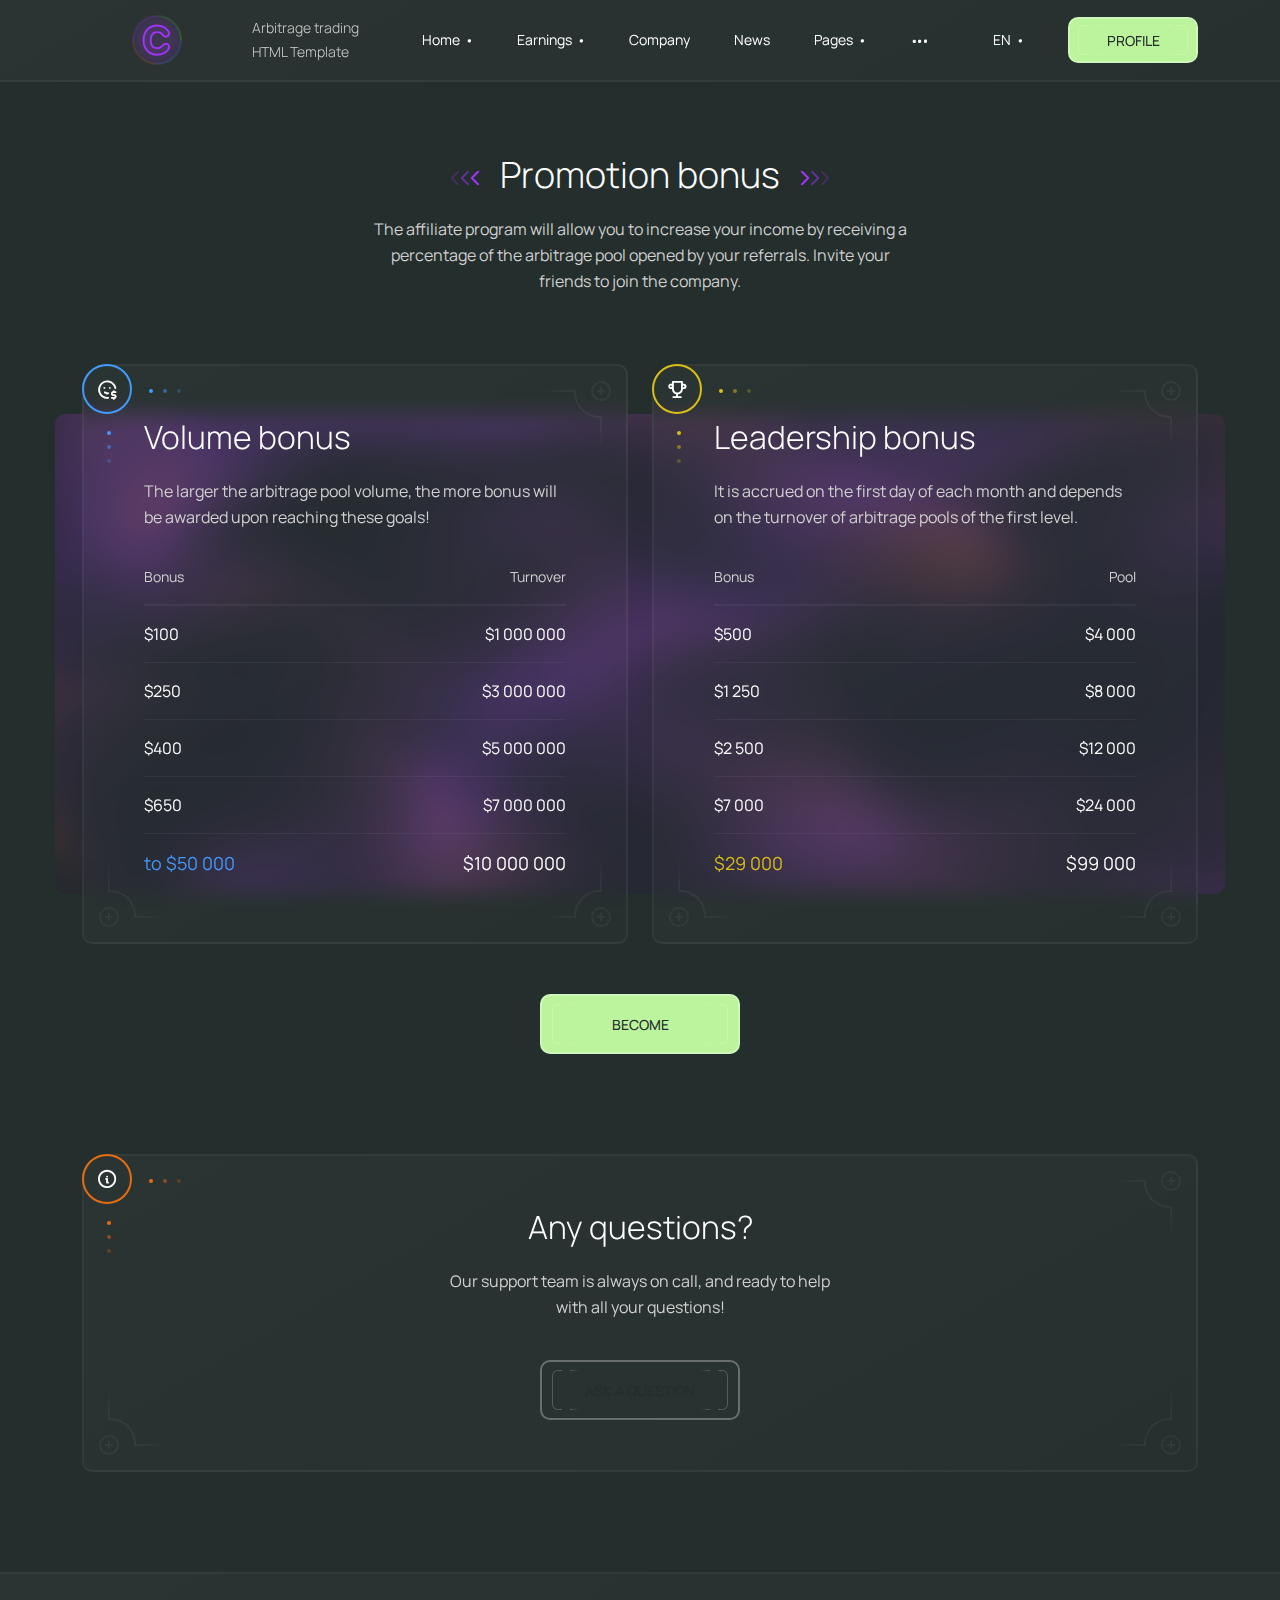
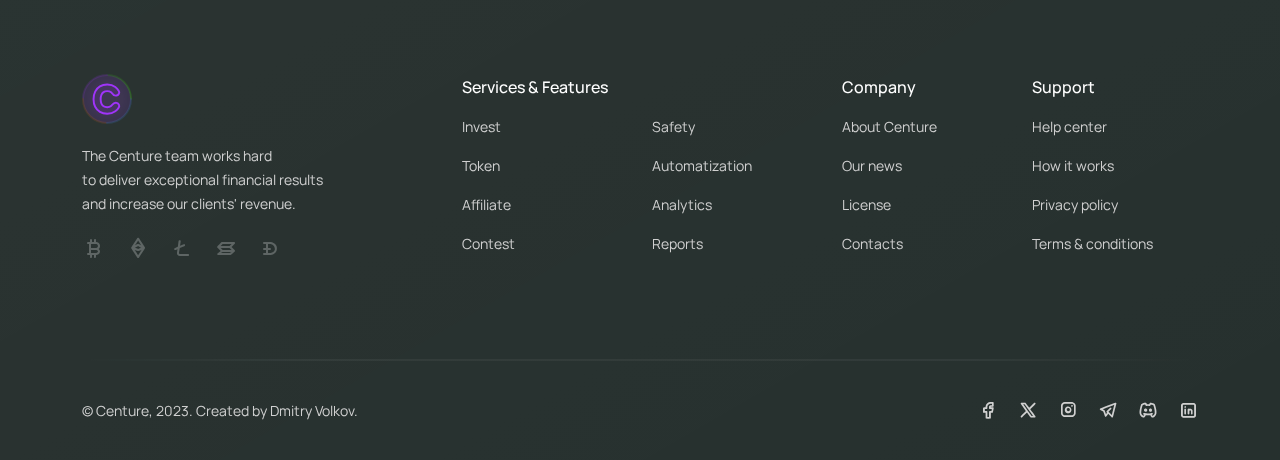
<file: affiliate.html>
<!DOCTYPE html>
<html lang="en">
<head>
	<meta charset="utf-8">
	<meta name="viewport" content="width=device-width, initial-scale=1, shrink-to-fit=no">

	<!-- CSS -->
	<link rel="stylesheet" href="css/bootstrap.min.css">
	<link rel="stylesheet" href="css/splide.min.css">
	<link rel="stylesheet" href="css/main.css">

	<!-- Icon font -->
	<link rel="stylesheet" href="webfont/tabler-icons.min.css">

	<!-- Favicons -->
	<link rel="icon" type="image/png" href="icon/favicon-32x32.png" sizes="32x32">
	<link rel="apple-touch-icon" href="icon/favicon-32x32.png">

	<meta name="description" content="Arbitrage trading HTML Template">
	<meta name="keywords" content="">
	<meta name="author" content="Dmitry Volkov">
	<title>Centure – Arbitrage trading HTML Template</title>
</head>

<body class="body">
	<!-- header -->
	<header class="header">
		<div class="container">
			<div class="row">
				<div class="col-12">
					<div class="header__content">
						<!-- btn -->
						<button class="header__btn" type="button" aria-label="header__nav">
							<span></span>
							<span></span>
							<span></span>
						</button>
						<!-- end btn -->

						<!-- logo -->
						<a href="index.html" class="header__logo">
							<img src="img/logo.svg" alt="">
						</a>
						<!-- end logo -->

						<!-- tagline -->
						<span class="header__tagline">Arbitrage trading <br>HTML Template</span>
						<!-- end tagline -->

						<!-- navigation -->
						<ul class="header__nav" id="header__nav">
							<li class="header__dropdown">
								<a class="dropdown-link" href="#" role="button" data-bs-toggle="dropdown" aria-expanded="false">Home <i class="ti ti-point-filled"></i></a>

								<ul class="dropdown-menu header__dropdown-menu">
									<li><a href="index.html">Home style v1</a></li>
									<li><a href="index2.html">Home style v2</a></li>
								</ul>
							</li>

							<li class="header__dropdown">
								<a class="dropdown-link" href="#" role="button" data-bs-toggle="dropdown" aria-expanded="false">Earnings <i class="ti ti-point-filled"></i></a>

								<ul class="dropdown-menu header__dropdown-menu">
									<li><a href="invest.html">Invest</a></li>
									<li><a href="token.html">Token</a></li>
									<li><a href="affiliate.html">Affiliate</a></li>
									<li><a href="contest.html">Contest</a></li>
								</ul>
							</li>

							<li>
								<a href="about.html">Company</a>
							</li>

							<li>
								<a href="blog.html">News</a>
							</li>

							<li class="header__dropdown">
								<a class="dropdown-link" href="#" role="button" data-bs-toggle="dropdown" aria-expanded="false">Pages <i class="ti ti-point-filled"></i></a>

								<ul class="dropdown-menu header__dropdown-menu">
									<li><a href="how.html">How it works</a></li>
									<li><a href="reports.html">Reports</a></li>
									<li><a href="profile.html">Profile</a></li>
									<li><a href="article.html">Article</a></li>
									<li><a href="contacts.html">Get in touch</a></li>
									<li><a href="faq.html">FAQ</a></li>
								</ul>
							</li>

							<li class="header__dropdown">
								<a class="dropdown-link dropdown-link--menu" href="#" role="button" data-bs-toggle="dropdown" aria-expanded="false"><i class="ti ti-dots"></i></a>

								<ul class="dropdown-menu header__dropdown-menu">
									<li><a href="signin.html">Sign in</a></li>
									<li><a href="signup.html">Sign up</a></li>
									<li><a href="forgot.html">Forgot password</a></li>
									<li><a href="404.html">404 Page</a></li>
									<li><a href="privacy.html">Privacy policy</a></li>
								</ul>
							</li>
						</ul>
						<!-- end navigation -->

						<!-- language -->
						<div class="header__language">
							<a class="dropdown-link" href="#" role="button" data-bs-toggle="dropdown" aria-expanded="false">EN <i class="ti ti-point-filled"></i></a>

							<ul class="dropdown-menu header__language-menu">
								<li><a href="#">English</a></li>
								<li><a href="#">Spanish</a></li>
								<li><a href="#">French</a></li>
							</ul>
						</div>
						<!-- end language -->

						<!-- profile -->
						<a href="profile.html" class="header__profile">
							<i class="ti ti-user-circle"></i>
							<span>Profile</span>
						</a>
						<!-- end profile -->
					</div>
				</div>
			</div>
		</div>
	</header>
	<!-- end header -->

	<!-- head -->
	<div class="section section--head">
		<div class="container">
			<div class="row">
				<!-- title -->
				<div class="col-12 col-md-10 offset-md-1 col-lg-6 offset-lg-3">
					<div class="section__title">
						<h1>Promotion bonus</h1>
						<p>The affiliate program will allow you to increase your income by receiving a percentage of the arbitrage pool opened by your referrals. Invite your friends to join the company.</p>
					</div>
				</div>
				<!-- end title -->
			</div>
		</div>
	</div>
	<!-- end head -->

	<!-- affiliate -->
	<section class="section">
		<div class="container">
			<div class="row row--relative">
				<div class="col-12 col-lg-6">
					<!-- invest -->
					<div class="invest invest--big">
						<h2 class="invest__title">Volume bonus</h2>

						<p class="invest__text">The larger the arbitrage pool volume, the more bonus will be awarded upon reaching these goals!</p>

						<table class="invest__table">
							<thead>
								<tr>
									<th>Bonus</th>
									<th>Turnover</th>
								</tr>
							</thead>
							<tbody>
								<tr>
									<td>$100</td>
									<td>$1 000 000</td>
								</tr>
								<tr>
									<td>$250</td>
									<td>$3 000 000</td>
								</tr>
								<tr>
									<td>$400</td>
									<td>$5 000 000</td>
								</tr>
								<tr>
									<td>$650</td>
									<td>$7 000 000</td>
								</tr>
								<tr>
									<td class="blue">to $50 000</td>
									<td>$10 000 000</td>
								</tr>
							</tbody>
						</table>

						<!-- design elements -->
						<span class="block-icon block-icon--blue">
							<i class="ti ti-mood-dollar"></i>
						</span>
						<span class="screw screw--lines-bl"></span>
						<span class="screw screw--lines-br"></span>
						<span class="screw screw--lines-tr"></span>
					</div>
					<!-- end invest -->
				</div>

				<div class="col-12 col-lg-6">
					<!-- invest -->
					<div class="invest invest--big">
						<h2 class="invest__title">Leadership bonus</h2>

						<p class="invest__text">It is accrued on the first day of each month and depends on the turnover of arbitrage pools of the first level.</p>

						<table class="invest__table">
							<thead>
								<tr>
									<th>Bonus</th>
									<th>Pool</th>
								</tr>
							</thead>
							<tbody>
								<tr>
									<td>$500</td>
									<td>$4 000</td>
								</tr>
								<tr>
									<td>$1 250</td>
									<td>$8 000</td>
								</tr>
								<tr>
									<td>$2 500</td>
									<td>$12 000</td>
								</tr>
								<tr>
									<td>$7 000</td>
									<td>$24 000</td>
								</tr>
								<tr>
									<td class="yellow">$29 000</td>
									<td>$99 000</td>
								</tr>
							</tbody>
						</table>

						<!-- design elements -->
						<span class="block-icon block-icon--yellow">
							<i class="ti ti-trophy"></i>
						</span>
						<span class="screw screw--lines-bl"></span>
						<span class="screw screw--lines-br"></span>
						<span class="screw screw--lines-tr"></span>
					</div>
					<!-- end invest -->
				</div>

				<!-- animation background -->
				<div class="section__canvas section__canvas--page section__canvas--first" id="canvas"></div>
			</div>

			<div class="row">
				<div class="col-12">
					<!-- section btns -->
					<div class="section__btns">
						<a href="signin.html" class="section__btn">Become</a>
					</div>
					<!-- end section btns -->
				</div>
			</div>
		</div>
	</section>
	<!-- end affiliate -->

	<!-- question -->
	<section class="section">
		<div class="container">
			<div class="row row--relative">
				<div class="col-12">
					<div class="question">
						<h2 class="question__title">Any questions?</h2>
						<p class="question__text">Our support team is always on call, and ready to help with all your questions!</p>

						<div class="section__btns section__btns--mt">
							<button class="section__btn section__btn--light" data-bs-target="#modal-ask" type="button" data-bs-toggle="modal">Ask a question</button>
						</div>

						<!-- design elements -->
						<span class="block-icon block-icon--orange">
							<i class="ti ti-info-circle"></i>
						</span>
						<span class="screw screw--lines-bl"></span>
						<span class="screw screw--lines-br"></span>
						<span class="screw screw--lines-tr"></span>
					</div>
				</div>

				<!-- animation background -->
				<div class="section__canvas section__canvas--second" id="canvas2"></div>
			</div>
		</div>
	</section>
	<!-- end question -->

	<!-- footer -->
	<footer class="footer">
		<div class="container">
			<div class="row">
				<div class="col-12 col-sm-8 col-md-6 col-lg-6 col-xl-4 order-1 order-lg-4 order-xl-1">
					<!-- footer logo -->
					<div class="footer__logo">
						<img src="img/logo.svg" alt="">
					</div>
					<!-- end footer logo -->

					<!-- footer tagline -->
					<p class="footer__tagline">The Centure team works hard <br>to deliver exceptional financial results <br>and increase our clients' revenue.</p>
					<!-- end footer tagline -->

					<!-- footer currencies -->
					<div class="footer__currencies">
						<i class="ti ti-currency-bitcoin"></i>
						<i class="ti ti-currency-ethereum"></i>
						<i class="ti ti-currency-litecoin"></i>
						<i class="ti ti-currency-solana"></i>
						<i class="ti ti-currency-dogecoin"></i>
					</div>
					<!-- end footer currencies -->
				</div>

				<!-- navigation -->
				<div class="col-6 col-md-4 col-lg-3 col-xl-2 order-3 order-md-2 order-lg-2 order-xl-3 offset-md-2 offset-lg-0">
					<h6 class="footer__title">Company</h6>
					<div class="footer__nav">
						<a href="about.html">About Centure</a>
						<a href="blog.html">Our news</a>
						<a href="about.html">License</a>
						<a href="contacts.html">Contacts</a>
					</div>
				</div>

				<div class="col-12 col-md-8 col-lg-6 col-xl-4 order-2 order-md-3 order-lg-1 order-xl-2">
					<div class="row">
						<div class="col-12">
							<h6 class="footer__title">Services & Features</h6>
						</div>

						<div class="col-6">
							<div class="footer__nav">
								<a href="invest.html">Invest</a>
								<a href="token.html">Token</a>
								<a href="affiliate.html">Affiliate</a>
								<a href="contest.html">Contest</a>
							</div>
						</div>

						<div class="col-6">
							<div class="footer__nav">
								<a href="about.html">Safety</a>
								<a href="about.html">Automatization</a>
								<a href="about.html">Analytics</a>
								<a href="reports.html">Reports</a>
							</div>
						</div>
					</div>
				</div>

				<div class="col-6 col-md-4 col-lg-3 col-xl-2 order-4 order-md-4 order-lg-3 order-xl-4">
					<h6 class="footer__title">Support</h6>
					<div class="footer__nav">
						<a href="faq.html">Help center</a>
						<a href="how.html">How it works</a>
						<a href="privacy.html">Privacy policy</a>
						<a href="privacy.html">Terms & conditions</a>
					</div>
				</div>
				<!-- end navigation -->
			</div>

			<div class="row">
				<div class="col-12">
					<div class="footer__content">
						<!-- footer social -->
						<div class="footer__social">
							<a href="#" target="_blank"><i class="ti ti-brand-facebook"></i></a>
							<a href="#" target="_blank"><i class="ti ti-brand-x"></i></a>
							<a href="#" target="_blank"><i class="ti ti-brand-instagram"></i></a>
							<a href="#" target="_blank"><i class="ti ti-brand-telegram"></i></a>
							<a href="#" target="_blank"><i class="ti ti-brand-discord"></i></a>
							<a href="#" target="_blank"><i class="ti ti-brand-linkedin"></i></a>
						</div>
						<!-- end footer social -->

						<!-- footer copyright -->
						<small class="footer__copyright">© Centure, 2023. Created by <a href="https://themeforest.net/user/dmitryvolkov/portfolio" target="_blank">Dmitry Volkov</a>.</small>
						<!-- end footer copyright -->
					</div>
				</div>
			</div>
		</div>

		<!-- design elements -->
		<span class="screw screw--footer screw--footer-bl"></span>
		<span class="screw screw--footer screw--footer-br"></span>
		<span class="screw screw--footer screw--footer-tr"></span>
		<span class="screw screw--footer screw--footer-tl"></span>
	</footer>
	<!-- end footer -->

	<!-- ask modal -->
	<div class="modal modal--auto fade" id="modal-ask" tabindex="-1" aria-labelledby="modal-ask" aria-hidden="true">
		<div class="modal-dialog modal-dialog-centered">
			<div class="modal-content">
				<div class="modal__content">
					<button class="modal__close" type="button" data-bs-dismiss="modal" aria-label="Close"><i class="ti ti-x"></i></button>

					<h4 class="modal__title">Ask a question</h4>

					<p class="modal__text">Our support team is always on call, and ready to help with all your questions!</p>

					<form action="#" class="modal__form">
						<div class="form__group">
							<input name="name" type="text" class="form__input" placeholder="Name">
						</div>

						<div class="form__group">
							<input name="mail" type="text" class="form__input" placeholder="Email">
						</div>

						<div class="form__group">
							<textarea name="question" class="form__textarea" placeholder="Your question"></textarea>
						</div>

						<button class="form__btn" type="button">Send</button>
					</form>

					<!-- design elements -->
					<span class="screw screw--big-tl"></span>
					<span class="screw screw--big-bl"></span>
					<span class="screw screw--big-br"></span>
				</div>
			</div>
		</div>
	</div>
	<!-- end ask modal -->

	<!-- JS -->
	<script src="js/bootstrap.bundle.min.js"></script>
	<script src="js/smooth-scrollbar.js"></script>
	<script src="js/splide.min.js"></script>
	<script src="js/three.min.js"></script>
	<script src="js/vanta.fog.min.js"></script>
	<script src="js/main.js"></script>
</body>
</html>
</file>
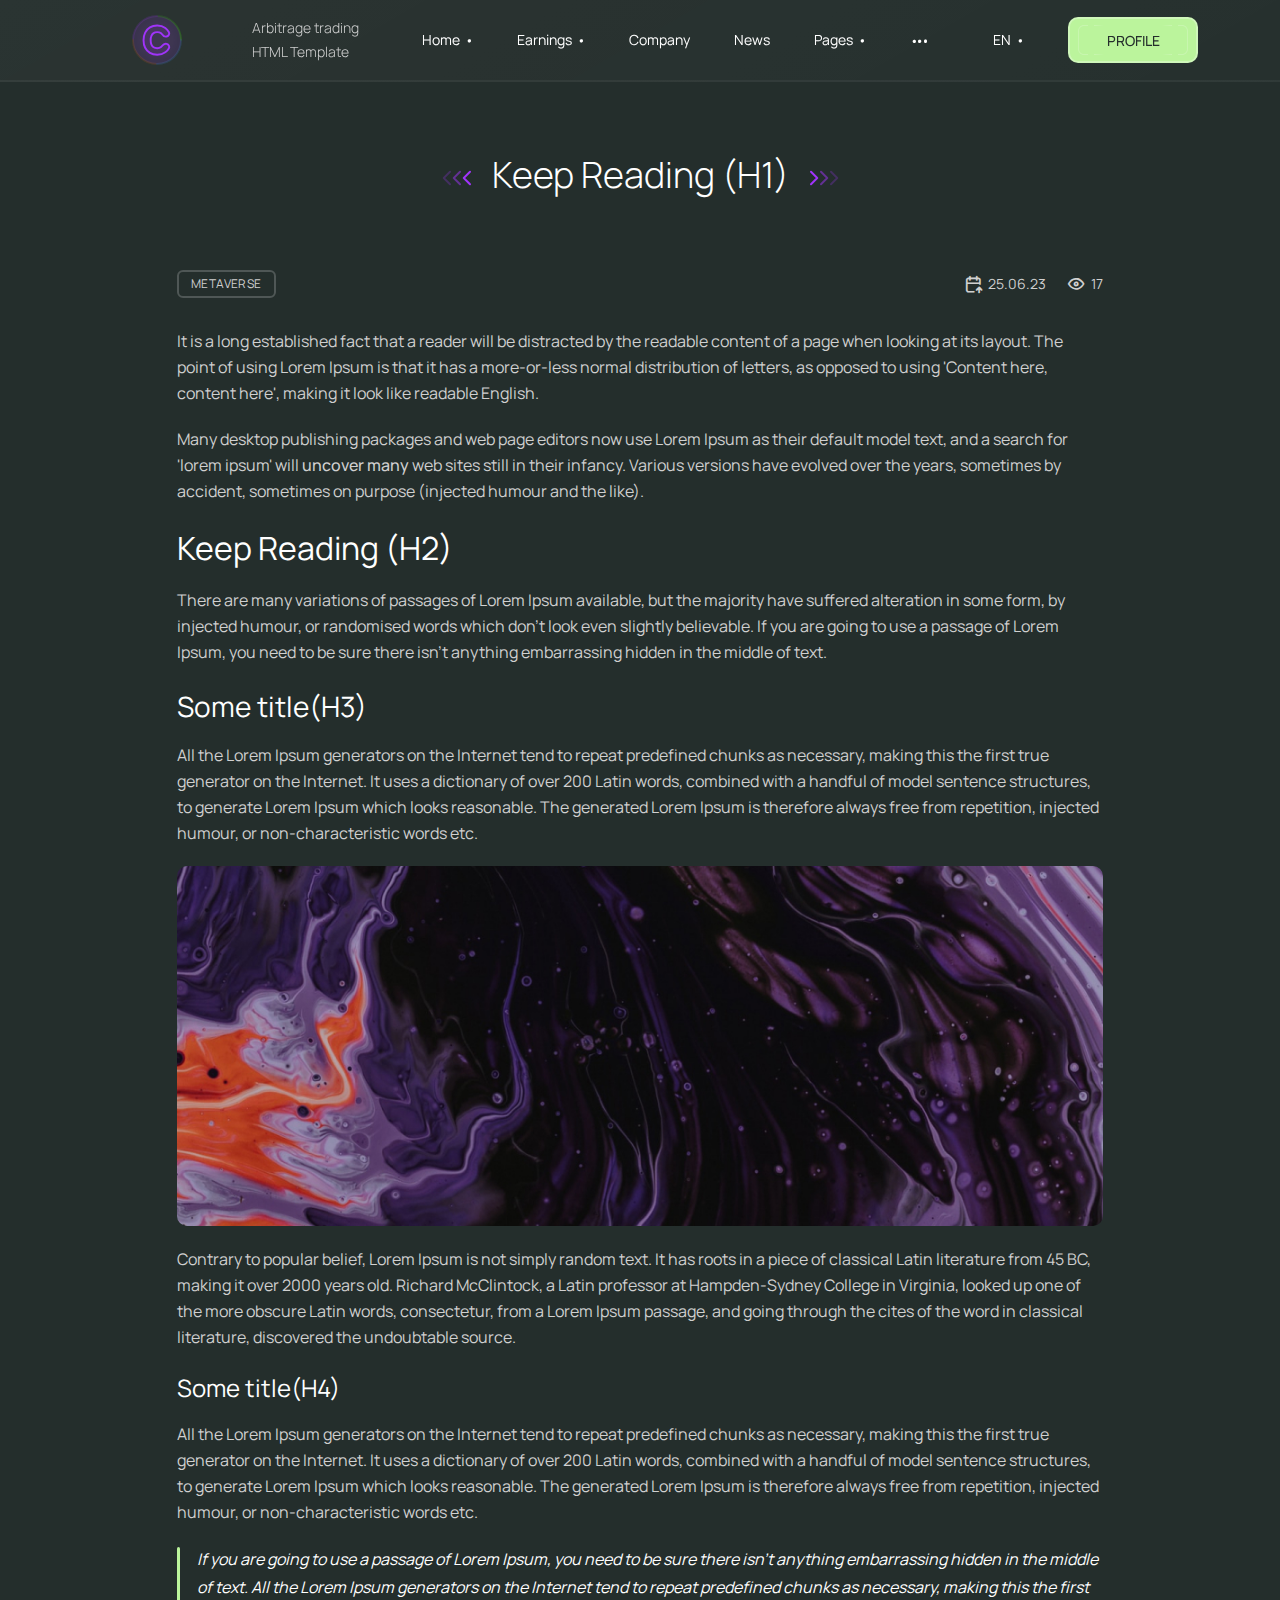
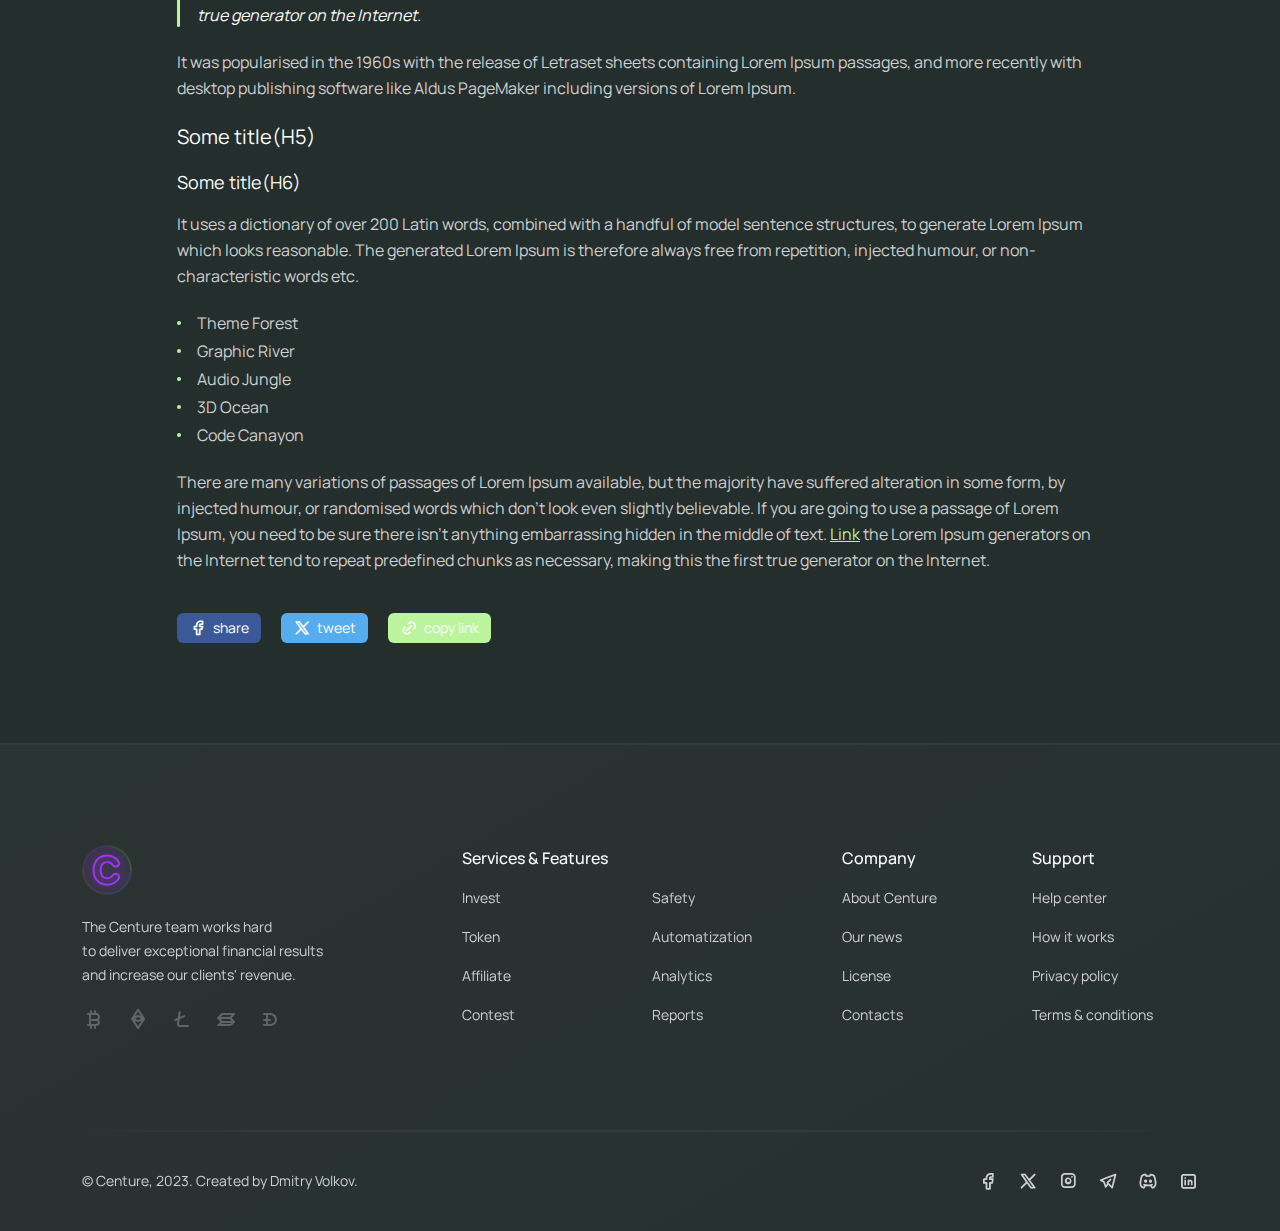
<file: article.html>
<!DOCTYPE html>
<html lang="en">
<head>
	<meta charset="utf-8">
	<meta name="viewport" content="width=device-width, initial-scale=1, shrink-to-fit=no">

	<!-- CSS -->
	<link rel="stylesheet" href="css/bootstrap.min.css">
	<link rel="stylesheet" href="css/splide.min.css">
	<link rel="stylesheet" href="css/main.css">

	<!-- Icon font -->
	<link rel="stylesheet" href="webfont/tabler-icons.min.css">

	<!-- Favicons -->
	<link rel="icon" type="image/png" href="icon/favicon-32x32.png" sizes="32x32">
	<link rel="apple-touch-icon" href="icon/favicon-32x32.png">

	<meta name="description" content="Arbitrage trading HTML Template">
	<meta name="keywords" content="">
	<meta name="author" content="Dmitry Volkov">
	<title>Centure – Arbitrage trading HTML Template</title>
</head>

<body class="body">
	<!-- header -->
	<header class="header">
		<div class="container">
			<div class="row">
				<div class="col-12">
					<div class="header__content">
						<!-- btn -->
						<button class="header__btn" type="button" aria-label="header__nav">
							<span></span>
							<span></span>
							<span></span>
						</button>
						<!-- end btn -->

						<!-- logo -->
						<a href="index.html" class="header__logo">
							<img src="img/logo.svg" alt="">
						</a>
						<!-- end logo -->

						<!-- tagline -->
						<span class="header__tagline">Arbitrage trading <br>HTML Template</span>
						<!-- end tagline -->

						<!-- navigation -->
						<ul class="header__nav" id="header__nav">
							<li class="header__dropdown">
								<a class="dropdown-link" href="#" role="button" data-bs-toggle="dropdown" aria-expanded="false">Home <i class="ti ti-point-filled"></i></a>

								<ul class="dropdown-menu header__dropdown-menu">
									<li><a href="index.html">Home style v1</a></li>
									<li><a href="index2.html">Home style v2</a></li>
								</ul>
							</li>

							<li class="header__dropdown">
								<a class="dropdown-link" href="#" role="button" data-bs-toggle="dropdown" aria-expanded="false">Earnings <i class="ti ti-point-filled"></i></a>

								<ul class="dropdown-menu header__dropdown-menu">
									<li><a href="invest.html">Invest</a></li>
									<li><a href="token.html">Token</a></li>
									<li><a href="affiliate.html">Affiliate</a></li>
									<li><a href="contest.html">Contest</a></li>
								</ul>
							</li>

							<li>
								<a href="about.html">Company</a>
							</li>

							<li>
								<a href="blog.html">News</a>
							</li>

							<li class="header__dropdown">
								<a class="dropdown-link" href="#" role="button" data-bs-toggle="dropdown" aria-expanded="false">Pages <i class="ti ti-point-filled"></i></a>

								<ul class="dropdown-menu header__dropdown-menu">
									<li><a href="how.html">How it works</a></li>
									<li><a href="reports.html">Reports</a></li>
									<li><a href="profile.html">Profile</a></li>
									<li><a href="article.html">Article</a></li>
									<li><a href="contacts.html">Get in touch</a></li>
									<li><a href="faq.html">FAQ</a></li>
								</ul>
							</li>

							<li class="header__dropdown">
								<a class="dropdown-link dropdown-link--menu" href="#" role="button" data-bs-toggle="dropdown" aria-expanded="false"><i class="ti ti-dots"></i></a>

								<ul class="dropdown-menu header__dropdown-menu">
									<li><a href="signin.html">Sign in</a></li>
									<li><a href="signup.html">Sign up</a></li>
									<li><a href="forgot.html">Forgot password</a></li>
									<li><a href="404.html">404 Page</a></li>
									<li><a href="privacy.html">Privacy policy</a></li>
								</ul>
							</li>
						</ul>
						<!-- end navigation -->

						<!-- language -->
						<div class="header__language">
							<a class="dropdown-link" href="#" role="button" data-bs-toggle="dropdown" aria-expanded="false">EN <i class="ti ti-point-filled"></i></a>

							<ul class="dropdown-menu header__language-menu">
								<li><a href="#">English</a></li>
								<li><a href="#">Spanish</a></li>
								<li><a href="#">French</a></li>
							</ul>
						</div>
						<!-- end language -->

						<!-- profile -->
						<a href="profile.html" class="header__profile">
							<i class="ti ti-user-circle"></i>
							<span>Profile</span>
						</a>
						<!-- end profile -->
					</div>
				</div>
			</div>
		</div>
	</header>
	<!-- end header -->

	<!-- head -->
	<div class="section section--head">
		<div class="container">
			<div class="row">
				<!-- title -->
				<div class="col-12 col-xl-10 offset-xl-1">
					<div class="section__title">
						<h1>Keep Reading (H1)</h1>
					</div>
				</div>
				<!-- end title -->
			</div>
		</div>
	</div>
	<!-- end head -->

	<!-- article -->
	<div class="section">
		<div class="container">
			<div class="row">
				<div class="col-12 col-xl-10 offset-xl-1">
					<div class="article">
						<!-- article content -->
						<div class="article__content">
							<div class="article__meta">
								<a href="#" class="article__category">Metaverse</a>

								<span class="article__date"><i class="ti ti-calendar-up"></i> 25.06.23</span>
								<span class="article__views"><i class="ti ti-eye"></i> 17</span>
							</div>

							<p>It is a long established fact that a reader will be distracted by the readable content of a page when looking at its layout. The point of using Lorem Ipsum is that it has a more-or-less normal distribution of letters, as opposed to using 'Content here, content here', making it look like readable English.</p>

							<p>Many desktop publishing packages and web page editors now use Lorem Ipsum as their default model text, and a search for 'lorem ipsum' will <b>uncover many</b> web sites still in their infancy. Various versions have evolved over the years, sometimes by accident, sometimes on purpose (injected humour and the like).</p>

							<h2>Keep Reading (H2)</h2>

							<p>There are many variations of passages of Lorem Ipsum available, but the majority have suffered alteration in some form, by injected humour, or randomised words which don't look even slightly believable. If you are going to use a passage of Lorem Ipsum, you need to be sure there isn't anything embarrassing hidden in the middle of text.</p>

							<h3>Some title(H3)</h3>

							<p>All the Lorem Ipsum generators on the Internet tend to repeat predefined chunks as necessary, making this the first true generator on the Internet. It uses a dictionary of over 200 Latin words, combined with a handful of model sentence structures, to generate Lorem Ipsum which looks reasonable. The generated Lorem Ipsum is therefore always free from repetition, injected humour, or non-characteristic words etc.</p>

							<img src="img/posts/article.jpg" alt="">

							<p>Contrary to popular belief, Lorem Ipsum is not simply random text. It has roots in a piece of classical Latin literature from 45 BC, making it over 2000 years old. Richard McClintock, a Latin professor at Hampden-Sydney College in Virginia, looked up one of the more obscure Latin words, consectetur, from a Lorem Ipsum passage, and going through the cites of the word in classical literature, discovered the undoubtable source.</p>

							<h4>Some title(H4)</h4>

							<p>All the Lorem Ipsum generators on the Internet tend to repeat predefined chunks as necessary, making this the first true generator on the Internet. It uses a dictionary of over 200 Latin words, combined with a handful of model sentence structures, to generate Lorem Ipsum which looks reasonable. The generated Lorem Ipsum is therefore always free from repetition, injected humour, or non-characteristic words etc.</p>

							<blockquote>If you are going to use a passage of Lorem Ipsum, you need to be sure there isn't anything embarrassing hidden in the middle of text. All the Lorem Ipsum generators on the Internet tend to repeat predefined chunks as necessary, making this the first true generator on the Internet.</blockquote>

							<p>It was popularised in the 1960s with the release of Letraset sheets containing Lorem Ipsum passages, and more recently with desktop publishing software like Aldus PageMaker including versions of Lorem Ipsum.</p>

							<h5>Some title(H5)</h5>

							<h6>Some title(H6)</h6>

							<p>It uses a dictionary of over 200 Latin words, combined with a handful of model sentence structures, to generate Lorem Ipsum which looks reasonable. The generated Lorem Ipsum is therefore always free from repetition, injected humour, or non-characteristic words etc.</p>

							<ul>
								<li>Theme Forest</li>
								<li>Graphic River</li>
								<li>Audio Jungle</li>
								<li>3D Ocean</li>
								<li>Code Canayon</li>
							</ul>

							<p>There are many variations of passages of Lorem Ipsum available, but the majority have suffered alteration in some form, by injected humour, or randomised words which don't look even slightly believable. If you are going to use a passage of Lorem Ipsum, you need to be sure there isn't anything embarrassing hidden in the middle of text. <a href="#">Link</a> the Lorem Ipsum generators on the Internet tend to repeat predefined chunks as necessary, making this the first true generator on the Internet.</p>
						</div>
						<!-- end article content -->

						<!-- share -->
						<div class="share">
							<a href="#" class="share__link share__link--fb"><i class="ti ti-brand-facebook"></i> share</a>
							<a href="#" class="share__link share__link--tw"><i class="ti ti-brand-x"></i> tweet</a>
							<a href="#" class="share__link share__link--link"><i class="ti ti-link"></i> <span>copy link</span></a>
						</div>
						<!-- end share -->
					</div>
				</div>
			</div>
		</div>
	</div>
	<!-- end article -->

	<!-- footer -->
	<footer class="footer">
		<div class="container">
			<div class="row">
				<div class="col-12 col-sm-8 col-md-6 col-lg-6 col-xl-4 order-1 order-lg-4 order-xl-1">
					<!-- footer logo -->
					<div class="footer__logo">
						<img src="img/logo.svg" alt="">
					</div>
					<!-- end footer logo -->

					<!-- footer tagline -->
					<p class="footer__tagline">The Centure team works hard <br>to deliver exceptional financial results <br>and increase our clients' revenue.</p>
					<!-- end footer tagline -->

					<!-- footer currencies -->
					<div class="footer__currencies">
						<i class="ti ti-currency-bitcoin"></i>
						<i class="ti ti-currency-ethereum"></i>
						<i class="ti ti-currency-litecoin"></i>
						<i class="ti ti-currency-solana"></i>
						<i class="ti ti-currency-dogecoin"></i>
					</div>
					<!-- end footer currencies -->
				</div>

				<!-- navigation -->
				<div class="col-6 col-md-4 col-lg-3 col-xl-2 order-3 order-md-2 order-lg-2 order-xl-3 offset-md-2 offset-lg-0">
					<h6 class="footer__title">Company</h6>
					<div class="footer__nav">
						<a href="about.html">About Centure</a>
						<a href="blog.html">Our news</a>
						<a href="about.html">License</a>
						<a href="contacts.html">Contacts</a>
					</div>
				</div>

				<div class="col-12 col-md-8 col-lg-6 col-xl-4 order-2 order-md-3 order-lg-1 order-xl-2">
					<div class="row">
						<div class="col-12">
							<h6 class="footer__title">Services & Features</h6>
						</div>

						<div class="col-6">
							<div class="footer__nav">
								<a href="invest.html">Invest</a>
								<a href="token.html">Token</a>
								<a href="affiliate.html">Affiliate</a>
								<a href="contest.html">Contest</a>
							</div>
						</div>

						<div class="col-6">
							<div class="footer__nav">
								<a href="about.html">Safety</a>
								<a href="about.html">Automatization</a>
								<a href="about.html">Analytics</a>
								<a href="reports.html">Reports</a>
							</div>
						</div>
					</div>
				</div>

				<div class="col-6 col-md-4 col-lg-3 col-xl-2 order-4 order-md-4 order-lg-3 order-xl-4">
					<h6 class="footer__title">Support</h6>
					<div class="footer__nav">
						<a href="faq.html">Help center</a>
						<a href="how.html">How it works</a>
						<a href="privacy.html">Privacy policy</a>
						<a href="privacy.html">Terms & conditions</a>
					</div>
				</div>
				<!-- end navigation -->
			</div>

			<div class="row">
				<div class="col-12">
					<div class="footer__content">
						<!-- footer social -->
						<div class="footer__social">
							<a href="#" target="_blank"><i class="ti ti-brand-facebook"></i></a>
							<a href="#" target="_blank"><i class="ti ti-brand-x"></i></a>
							<a href="#" target="_blank"><i class="ti ti-brand-instagram"></i></a>
							<a href="#" target="_blank"><i class="ti ti-brand-telegram"></i></a>
							<a href="#" target="_blank"><i class="ti ti-brand-discord"></i></a>
							<a href="#" target="_blank"><i class="ti ti-brand-linkedin"></i></a>
						</div>
						<!-- end footer social -->

						<!-- footer copyright -->
						<small class="footer__copyright">© Centure, 2023. Created by <a href="https://themeforest.net/user/dmitryvolkov/portfolio" target="_blank">Dmitry Volkov</a>.</small>
						<!-- end footer copyright -->
					</div>
				</div>
			</div>
		</div>

		<!-- design elements -->
		<span class="screw screw--footer screw--footer-bl"></span>
		<span class="screw screw--footer screw--footer-br"></span>
		<span class="screw screw--footer screw--footer-tr"></span>
		<span class="screw screw--footer screw--footer-tl"></span>
	</footer>
	<!-- end footer -->

	<!-- JS -->
	<script src="js/bootstrap.bundle.min.js"></script>
	<script src="js/smooth-scrollbar.js"></script>
	<script src="js/splide.min.js"></script>
	<script src="js/three.min.js"></script>
	<script src="js/vanta.fog.min.js"></script>
	<script src="js/main.js"></script>
</body>
</html>
</file>
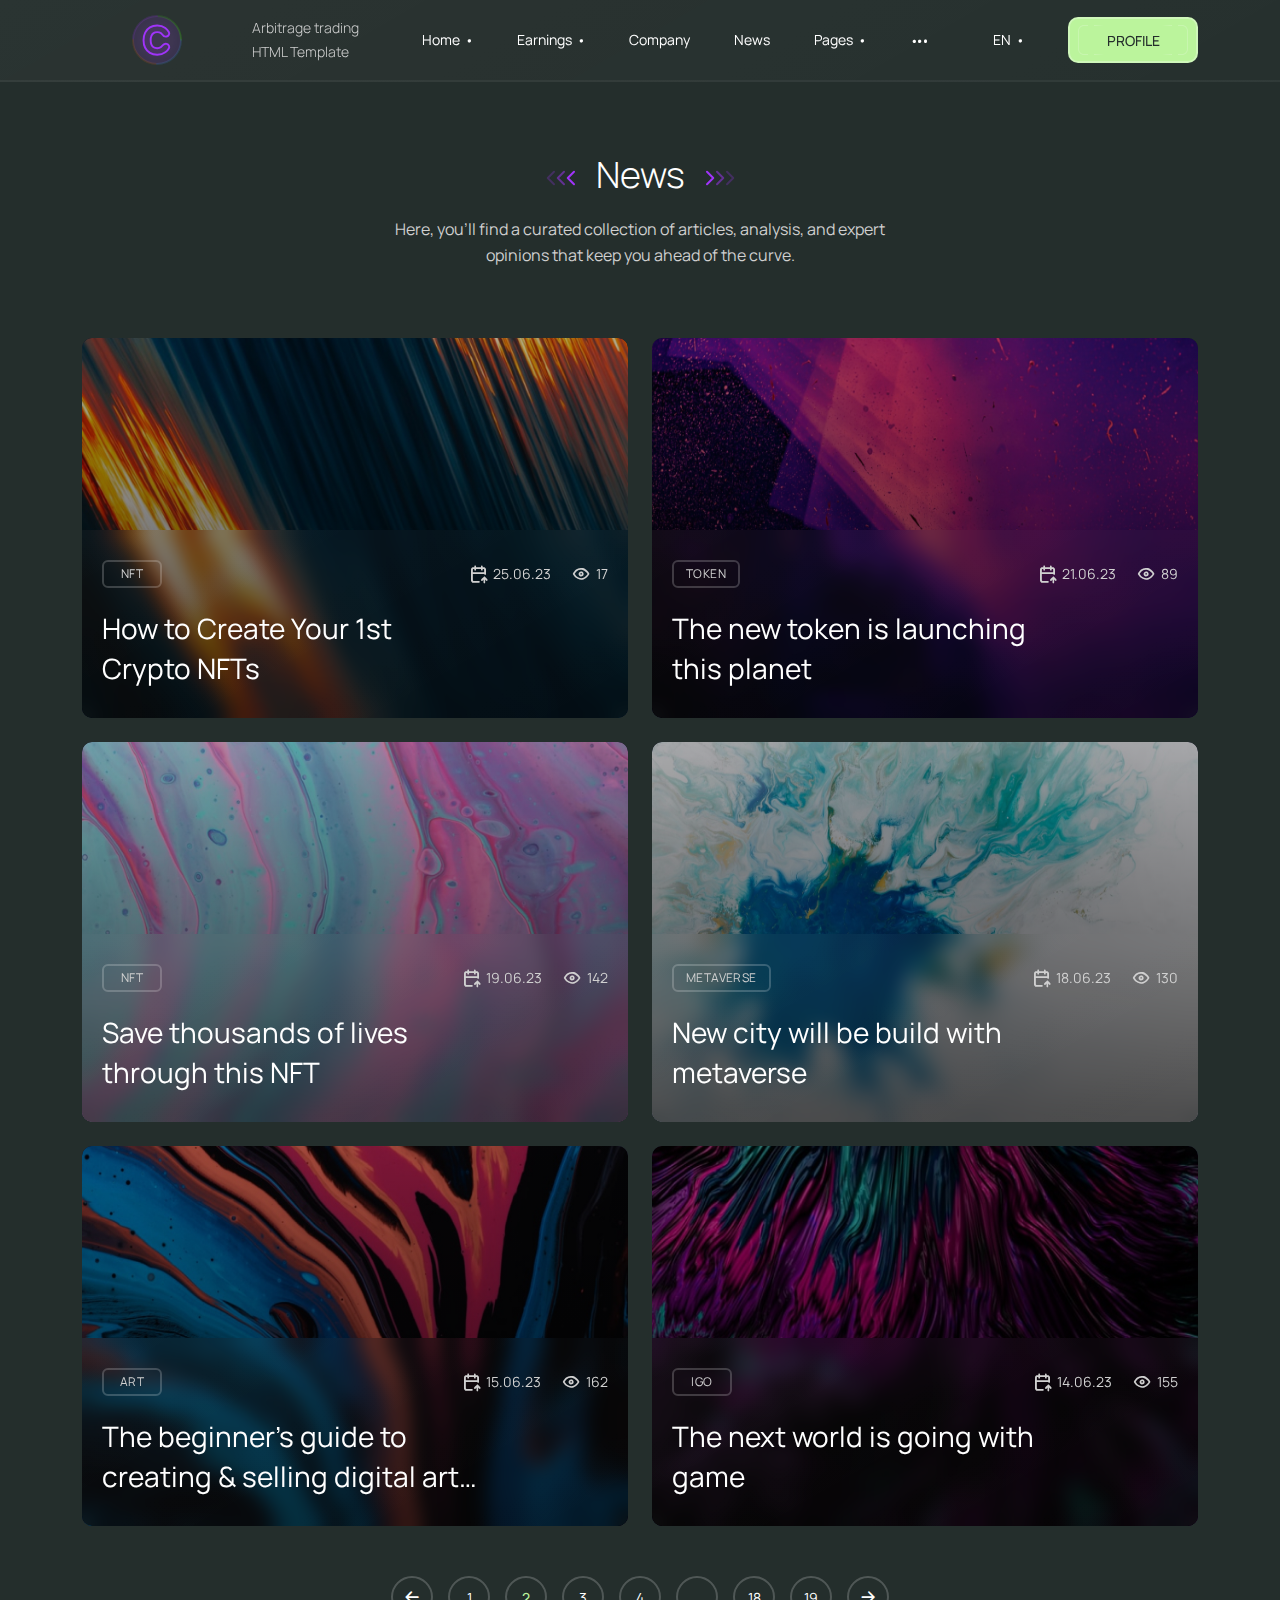
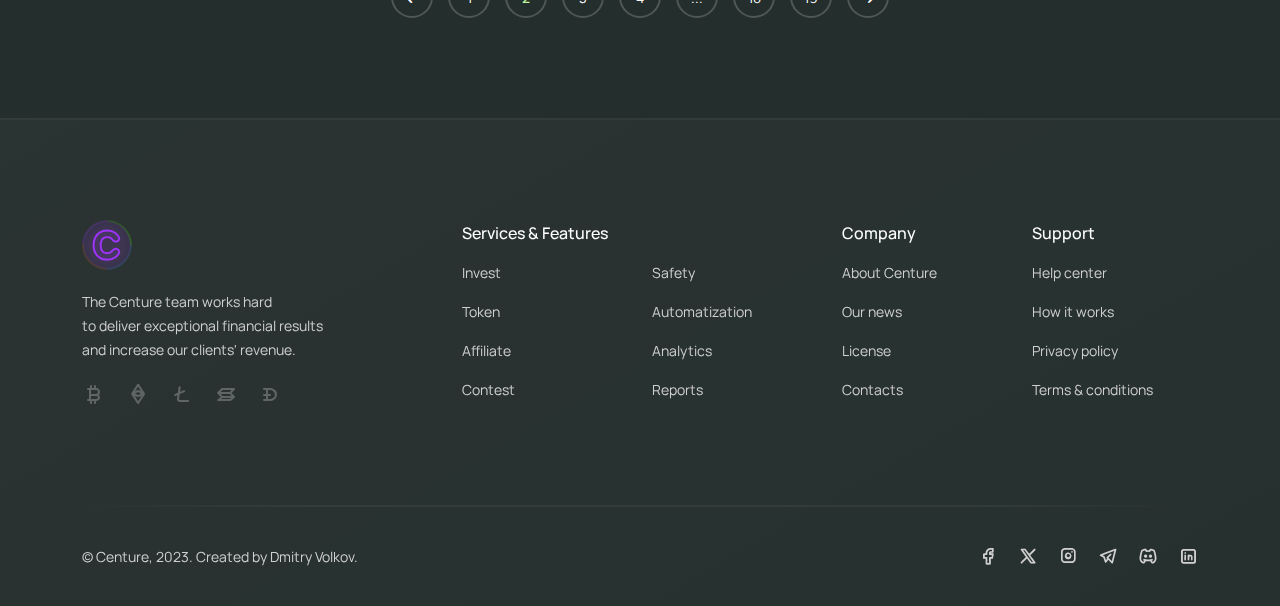
<file: blog.html>
<!DOCTYPE html>
<html lang="en">
<head>
	<meta charset="utf-8">
	<meta name="viewport" content="width=device-width, initial-scale=1, shrink-to-fit=no">

	<!-- CSS -->
	<link rel="stylesheet" href="css/bootstrap.min.css">
	<link rel="stylesheet" href="css/splide.min.css">
	<link rel="stylesheet" href="css/main.css">

	<!-- Icon font -->
	<link rel="stylesheet" href="webfont/tabler-icons.min.css">

	<!-- Favicons -->
	<link rel="icon" type="image/png" href="icon/favicon-32x32.png" sizes="32x32">
	<link rel="apple-touch-icon" href="icon/favicon-32x32.png">

	<meta name="description" content="Arbitrage trading HTML Template">
	<meta name="keywords" content="">
	<meta name="author" content="Dmitry Volkov">
	<title>Centure – Arbitrage trading HTML Template</title>
</head>

<body class="body">
	<!-- header -->
	<header class="header">
		<div class="container">
			<div class="row">
				<div class="col-12">
					<div class="header__content">
						<!-- btn -->
						<button class="header__btn" type="button" aria-label="header__nav">
							<span></span>
							<span></span>
							<span></span>
						</button>
						<!-- end btn -->

						<!-- logo -->
						<a href="index.html" class="header__logo">
							<img src="img/logo.svg" alt="">
						</a>
						<!-- end logo -->

						<!-- tagline -->
						<span class="header__tagline">Arbitrage trading <br>HTML Template</span>
						<!-- end tagline -->

						<!-- navigation -->
						<ul class="header__nav" id="header__nav">
							<li class="header__dropdown">
								<a class="dropdown-link" href="#" role="button" data-bs-toggle="dropdown" aria-expanded="false">Home <i class="ti ti-point-filled"></i></a>

								<ul class="dropdown-menu header__dropdown-menu">
									<li><a href="index.html">Home style v1</a></li>
									<li><a href="index2.html">Home style v2</a></li>
								</ul>
							</li>

							<li class="header__dropdown">
								<a class="dropdown-link" href="#" role="button" data-bs-toggle="dropdown" aria-expanded="false">Earnings <i class="ti ti-point-filled"></i></a>

								<ul class="dropdown-menu header__dropdown-menu">
									<li><a href="invest.html">Invest</a></li>
									<li><a href="token.html">Token</a></li>
									<li><a href="affiliate.html">Affiliate</a></li>
									<li><a href="contest.html">Contest</a></li>
								</ul>
							</li>

							<li>
								<a href="about.html">Company</a>
							</li>

							<li>
								<a href="blog.html">News</a>
							</li>

							<li class="header__dropdown">
								<a class="dropdown-link" href="#" role="button" data-bs-toggle="dropdown" aria-expanded="false">Pages <i class="ti ti-point-filled"></i></a>

								<ul class="dropdown-menu header__dropdown-menu">
									<li><a href="how.html">How it works</a></li>
									<li><a href="reports.html">Reports</a></li>
									<li><a href="profile.html">Profile</a></li>
									<li><a href="article.html">Article</a></li>
									<li><a href="contacts.html">Get in touch</a></li>
									<li><a href="faq.html">FAQ</a></li>
								</ul>
							</li>

							<li class="header__dropdown">
								<a class="dropdown-link dropdown-link--menu" href="#" role="button" data-bs-toggle="dropdown" aria-expanded="false"><i class="ti ti-dots"></i></a>

								<ul class="dropdown-menu header__dropdown-menu">
									<li><a href="signin.html">Sign in</a></li>
									<li><a href="signup.html">Sign up</a></li>
									<li><a href="forgot.html">Forgot password</a></li>
									<li><a href="404.html">404 Page</a></li>
									<li><a href="privacy.html">Privacy policy</a></li>
								</ul>
							</li>
						</ul>
						<!-- end navigation -->

						<!-- language -->
						<div class="header__language">
							<a class="dropdown-link" href="#" role="button" data-bs-toggle="dropdown" aria-expanded="false">EN <i class="ti ti-point-filled"></i></a>

							<ul class="dropdown-menu header__language-menu">
								<li><a href="#">English</a></li>
								<li><a href="#">Spanish</a></li>
								<li><a href="#">French</a></li>
							</ul>
						</div>
						<!-- end language -->

						<!-- profile -->
						<a href="profile.html" class="header__profile">
							<i class="ti ti-user-circle"></i>
							<span>Profile</span>
						</a>
						<!-- end profile -->
					</div>
				</div>
			</div>
		</div>
	</header>
	<!-- end header -->

	<!-- head -->
	<div class="section section--head">
		<div class="container">
			<div class="row">
				<!-- title -->
				<div class="col-12 col-md-8 offset-md-2 col-lg-6 offset-lg-3">
					<div class="section__title">
						<h1>News</h1>
						<p>Here, you'll find a curated collection of articles, analysis, and expert opinions that keep you ahead of the curve.</p>
					</div>
				</div>
				<!-- end title -->
			</div>
		</div>
	</div>
	<!-- end head -->

	<!-- news -->
	<div class="section">
		<div class="container">
			<div class="row">
				<!-- post -->
				<div class="col-12 col-md-12 col-lg-6">
					<div class="post">
						<a href="article.html" class="post__img">
							<img src="img/posts/4.jpg" alt="">
						</a>

						<div class="post__content">
							<a href="#" class="post__category">NFT</a>
							<h3 class="post__title"><a href="article.html">How to Create Your 1st Crypto NFTs</a></h3>
							<div class="post__meta">
								<span class="post__date"><i class="ti ti-calendar-up"></i> 25.06.23</span>
								<span class="post__views"><i class="ti ti-eye"></i> 17</span>
							</div>
						</div>
					</div>
				</div>
				<!-- end post -->

				<!-- post -->
				<div class="col-12 col-md-12 col-lg-6">
					<div class="post">
						<a href="article.html" class="post__img">
							<img src="img/posts/2.jpg" alt="">
						</a>

						<div class="post__content">
							<a href="#" class="post__category">Token</a>
							<h3 class="post__title"><a href="article.html">The new token is launching this planet</a></h3>
							<div class="post__meta">
								<span class="post__date"><i class="ti ti-calendar-up"></i> 21.06.23</span>
								<span class="post__views"><i class="ti ti-eye"></i> 89</span>
							</div>
						</div>
					</div>
				</div>
				<!-- end post -->

				<!-- post -->
				<div class="col-12 col-md-12 col-lg-6">
					<div class="post">
						<a href="article.html" class="post__img">
							<img src="img/posts/1.jpg" alt="">
						</a>

						<div class="post__content">
							<a href="#" class="post__category">NFT</a>
							<h3 class="post__title"><a href="article.html">Save thousands of lives through this NFT</a></h3>
							<div class="post__meta">
								<span class="post__date"><i class="ti ti-calendar-up"></i> 19.06.23</span>
								<span class="post__views"><i class="ti ti-eye"></i> 142</span>
							</div>
						</div>
					</div>
				</div>
				<!-- end post -->

				<!-- post -->
				<div class="col-12 col-md-12 col-lg-6">
					<div class="post">
						<a href="article.html" class="post__img">
							<img src="img/posts/3.jpg" alt="">
						</a>

						<div class="post__content">
							<a href="#" class="post__category">Metaverse</a>
							<h3 class="post__title"><a href="article.html">New city will be build with metaverse</a></h3>
							<div class="post__meta">
								<span class="post__date"><i class="ti ti-calendar-up"></i> 18.06.23</span>
								<span class="post__views"><i class="ti ti-eye"></i> 130</span>
							</div>
						</div>
					</div>
				</div>
				<!-- end post -->

				<!-- post -->
				<div class="col-12 col-md-12 col-lg-6">
					<div class="post">
						<a href="article.html" class="post__img">
							<img src="img/posts/5.jpg" alt="">
						</a>

						<div class="post__content">
							<a href="#" class="post__category">Art</a>
							<h3 class="post__title"><a href="article.html">The beginner’s guide to creating & selling digital art NFTs</a></h3>
							<div class="post__meta">
								<span class="post__date"><i class="ti ti-calendar-up"></i> 15.06.23</span>
								<span class="post__views"><i class="ti ti-eye"></i> 162</span>
							</div>
						</div>
					</div>
				</div>
				<!-- end post -->

				<!-- post -->
				<div class="col-12 col-md-12 col-lg-6">
					<div class="post">
						<a href="article.html" class="post__img">
							<img src="img/posts/6.jpg" alt="">
						</a>

						<div class="post__content">
							<a href="#" class="post__category">IGO</a>
							<h3 class="post__title"><a href="article.html">The next world is going with game</a></h3>
							<div class="post__meta">
								<span class="post__date"><i class="ti ti-calendar-up"></i> 14.06.23</span>
								<span class="post__views"><i class="ti ti-eye"></i> 155</span>
							</div>
						</div>
					</div>
				</div>
				<!-- end post -->
			</div>

			<div class="row">
				<!-- paginator -->
				<div class="col-12">
					<div class="paginator">
						<span class="paginator__pages">10 from 183</span>

						<ul class="paginator__list-mobile">
							<li>
								<a href="#">
									<i class="ti ti-arrow-left"></i>
									<span>Prev</span>
								</a>
							</li>
							<li>
								<a href="#">
									<span>Next</span>
									<i class="ti ti-arrow-right"></i>
								</a>
							</li>
						</ul>

						<ul class="paginator__list">
							<li>
								<a href="#"><i class="ti ti-arrow-left"></i></a>
							</li>
							<li><a href="#">1</a></li>
							<li class="active"><a href="#">2</a></li>
							<li><a href="#">3</a></li>
							<li><a href="#">4</a></li>
							<li><span>...</span></li>
							<li><a href="#">18</a></li>
							<li><a href="#">19</a></li>
							<li>
								<a href="#"><i class="ti ti-arrow-right"></i></a>
							</li>
						</ul>
					</div>
				</div>
				<!-- end paginator -->
			</div>
		</div>
	</div>
	<!-- end news -->

	<!-- footer -->
	<footer class="footer">
		<div class="container">
			<div class="row">
				<div class="col-12 col-sm-8 col-md-6 col-lg-6 col-xl-4 order-1 order-lg-4 order-xl-1">
					<!-- footer logo -->
					<div class="footer__logo">
						<img src="img/logo.svg" alt="">
					</div>
					<!-- end footer logo -->

					<!-- footer tagline -->
					<p class="footer__tagline">The Centure team works hard <br>to deliver exceptional financial results <br>and increase our clients' revenue.</p>
					<!-- end footer tagline -->

					<!-- footer currencies -->
					<div class="footer__currencies">
						<i class="ti ti-currency-bitcoin"></i>
						<i class="ti ti-currency-ethereum"></i>
						<i class="ti ti-currency-litecoin"></i>
						<i class="ti ti-currency-solana"></i>
						<i class="ti ti-currency-dogecoin"></i>
					</div>
					<!-- end footer currencies -->
				</div>

				<!-- navigation -->
				<div class="col-6 col-md-4 col-lg-3 col-xl-2 order-3 order-md-2 order-lg-2 order-xl-3 offset-md-2 offset-lg-0">
					<h6 class="footer__title">Company</h6>
					<div class="footer__nav">
						<a href="about.html">About Centure</a>
						<a href="blog.html">Our news</a>
						<a href="about.html">License</a>
						<a href="contacts.html">Contacts</a>
					</div>
				</div>

				<div class="col-12 col-md-8 col-lg-6 col-xl-4 order-2 order-md-3 order-lg-1 order-xl-2">
					<div class="row">
						<div class="col-12">
							<h6 class="footer__title">Services & Features</h6>
						</div>

						<div class="col-6">
							<div class="footer__nav">
								<a href="invest.html">Invest</a>
								<a href="token.html">Token</a>
								<a href="affiliate.html">Affiliate</a>
								<a href="contest.html">Contest</a>
							</div>
						</div>

						<div class="col-6">
							<div class="footer__nav">
								<a href="about.html">Safety</a>
								<a href="about.html">Automatization</a>
								<a href="about.html">Analytics</a>
								<a href="reports.html">Reports</a>
							</div>
						</div>
					</div>
				</div>

				<div class="col-6 col-md-4 col-lg-3 col-xl-2 order-4 order-md-4 order-lg-3 order-xl-4">
					<h6 class="footer__title">Support</h6>
					<div class="footer__nav">
						<a href="faq.html">Help center</a>
						<a href="how.html">How it works</a>
						<a href="privacy.html">Privacy policy</a>
						<a href="privacy.html">Terms & conditions</a>
					</div>
				</div>
				<!-- end navigation -->
			</div>

			<div class="row">
				<div class="col-12">
					<div class="footer__content">
						<!-- footer social -->
						<div class="footer__social">
							<a href="#" target="_blank"><i class="ti ti-brand-facebook"></i></a>
							<a href="#" target="_blank"><i class="ti ti-brand-x"></i></a>
							<a href="#" target="_blank"><i class="ti ti-brand-instagram"></i></a>
							<a href="#" target="_blank"><i class="ti ti-brand-telegram"></i></a>
							<a href="#" target="_blank"><i class="ti ti-brand-discord"></i></a>
							<a href="#" target="_blank"><i class="ti ti-brand-linkedin"></i></a>
						</div>
						<!-- end footer social -->

						<!-- footer copyright -->
						<small class="footer__copyright">© Centure, 2023. Created by <a href="https://themeforest.net/user/dmitryvolkov/portfolio" target="_blank">Dmitry Volkov</a>.</small>
						<!-- end footer copyright -->
					</div>
				</div>
			</div>
		</div>

		<!-- design elements -->
		<span class="screw screw--footer screw--footer-bl"></span>
		<span class="screw screw--footer screw--footer-br"></span>
		<span class="screw screw--footer screw--footer-tr"></span>
		<span class="screw screw--footer screw--footer-tl"></span>
	</footer>
	<!-- end footer -->

	<!-- JS -->
	<script src="js/bootstrap.bundle.min.js"></script>
	<script src="js/smooth-scrollbar.js"></script>
	<script src="js/splide.min.js"></script>
	<script src="js/three.min.js"></script>
	<script src="js/vanta.fog.min.js"></script>
	<script src="js/main.js"></script>
</body>
</html>
</file>
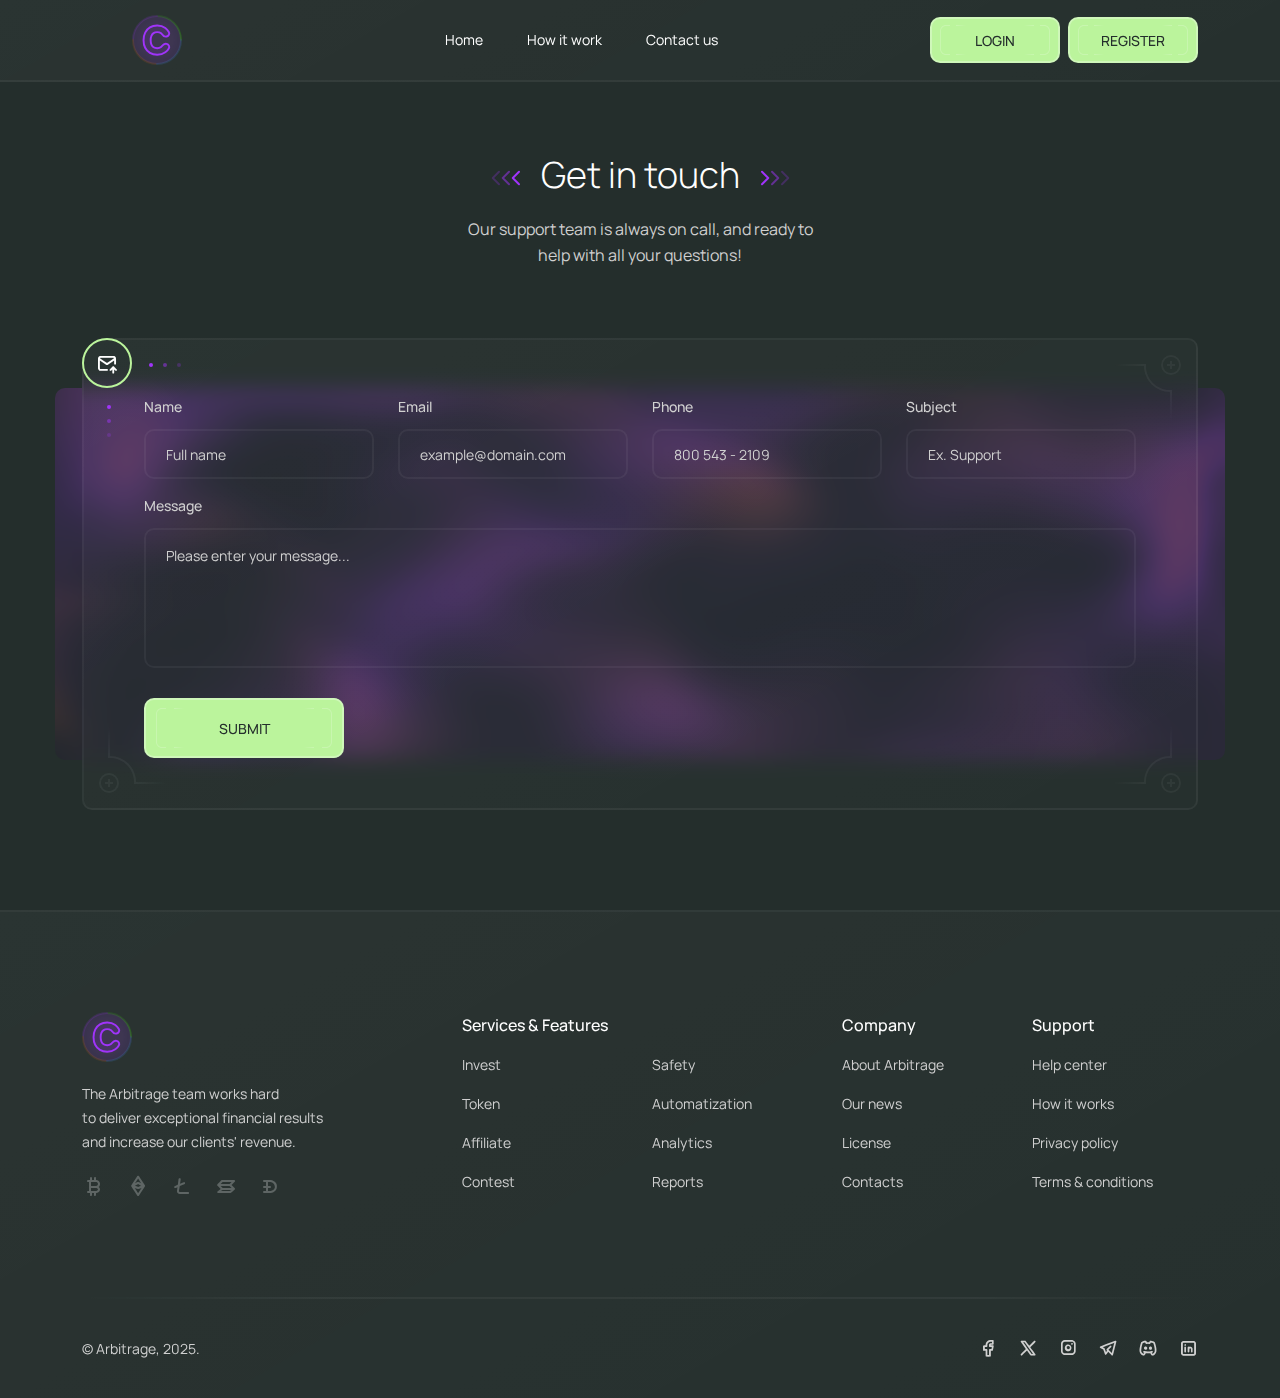
<file: contacts.html>
<!DOCTYPE html>
<html lang="en">

<head>
	<meta charset="utf-8">
	<meta name="viewport" content="width=device-width, initial-scale=1, shrink-to-fit=no">

	<!-- CSS -->
	<link rel="stylesheet" href="css/bootstrap.min.css">
	<link rel="stylesheet" href="css/splide.min.css">
	<link rel="stylesheet" href="css/main.css">

	<!-- Icon font -->
	<link rel="stylesheet" href="webfont/tabler-icons.min.css">

	<!-- Favicons -->
	<link rel="icon" type="image/png" href="img/favicon.png" sizes="32x32">
	<link rel="apple-touch-icon" href="img/favicon.png">

	<meta name="description"
		content="Join our AI-powered arbitrage trading platform for crypto traders. Get a $500 registration bonus, access arbitrage pools, automation, and real-time analytics. Start earning today!">
	<meta name="keywords"
		content="crypto arbitrage, arbitrage trading, crypto trading bot, automated trading, arbitrage pools, crypto investment, trading analytics, passive income, trading automation">
	<meta name="robots" content="index, follow">
	<meta name="author" content="Arbitrage">
	<meta property="og:title" content="Neural Technology for Crypto Arbitrage Trading">
	<meta property="og:description"
		content="Maximize your earnings with our automated crypto arbitrage platform. Sign up and claim your $500 bonus today!">
	<meta property="og:image" content="https://arbitrage.market/img/meta.png">
	<meta property="og:url" content="http://185.139.228.184">
	<meta property="og:type" content="website">
	<meta name="twitter:card" content="summary_large_image">
	<meta name="twitter:title" content="Neural Technology for Crypto Arbitrage Trading">
	<meta name="twitter:description"
		content="Trade smarter with AI-driven arbitrage in the crypto industry. Get started with a $500 bonus.">
	<meta name="twitter:image" content="https://arbitrage.market/img/meta.png">


	<title>Arbitrage – Neural Technology for Crypto Arbitrage Trading</title>
</head>

<body class="body">
	<!-- header -->
	<header class="header">
		<div class="container">
			<div class="row">
				<div class="col-12">
					<div class="header__content">
						<!-- btn -->
						<button class="header__btn" type="button" aria-label="header__nav">
							<span></span>
							<span></span>
							<span></span>
						</button>
						<!-- end btn -->
						<!-- logo -->
						<a href="index.html" class="header__logo">
							<img src="img/logo.svg" alt="">
						</a>
						<!-- end logo -->
						<!-- navigation -->
						<ul class="header__nav center_header" id="header__nav">
							<li class="header__dropdown">
								<a href="index.html">Home </a>
							</li>
							<li class="header__dropdown">
								<a href="how.html">How it work </a>
							</li>
							<li>
								<a href="contacts.html">Contact us</a>
							</li>
						</ul>
						<!-- end navigation -->

						<!-- profile -->
						<a href="https://user.arbitrage.market" target="_blank" class="header__profile me-2">
							<i class="ti ti-user-circle"></i>
							<span>Login</span>
						</a>
						<a href="https://user.arbitrage.market" target="_blank" class="header__profile">
							<i class="ti ti-user-circle"></i>
							<span>Register</span>
						</a>
						<!-- end profile -->
					</div>
				</div>
			</div>
		</div>
	</header>
	<!-- end header -->

	<!-- head -->
	<div class="section section--head">
		<div class="container">
			<div class="row">
				<!-- title -->
				<div class="col-12 col-md-6 offset-md-3 col-xl-4 offset-xl-4">
					<div class="section__title">
						<h1>Get in touch</h1>
						<p>Our support team is always on call, and ready to help with all your questions!</p>
					</div>
				</div>
				<!-- end title -->
			</div>
		</div>
	</div>
	<!-- end head -->

	<!-- contact from -->
	<div class="section">
		<div class="container">
			<div class="row row--relative">
				<div class="col-12">
					<form class="form" action="#">
						<div class="row">
							<div class="col-12 col-md-6 col-xl-3">
								<div class="form__group">
									<label for="name" class="form__label">Name</label>
									<input id="name" type="text" name="name" class="form__input"
										placeholder="Full name">
								</div>
							</div>

							<div class="col-12 col-md-6 col-xl-3">
								<div class="form__group">
									<label for="mail" class="form__label">Email</label>
									<input id="mail" type="text" name="mail" class="form__input"
										placeholder="example@domain.com">
								</div>
							</div>

							<div class="col-12 col-md-6 col-xl-3">
								<div class="form__group">
									<label for="phone" class="form__label">Phone</label>
									<input id="phone" type="text" name="phone" class="form__input"
										placeholder="800 543 - 2109">
								</div>
							</div>

							<div class="col-12 col-md-6 col-xl-3">
								<div class="form__group">
									<label for="subject" class="form__label">Subject</label>
									<input id="subject" type="text" name="subject" class="form__input"
										placeholder="Ex. Support">
								</div>
							</div>

							<div class="col-12">
								<div class="form__group">
									<label for="message" class="form__label">Message</label>
									<textarea id="message" name="message" class="form__textarea"
										placeholder="Please enter your message..."></textarea>
								</div>
							</div>

							<div class="col-12">
								<button type="button" class="form__btn form__btn--small">Submit</button>
							</div>
						</div>

						<!-- design elements -->
						<span class="block-icon block-icon--purple">
							<i class="ti ti-mail-up"></i>
						</span>
						<span class="screw screw--lines-bl"></span>
						<span class="screw screw--lines-br"></span>
						<span class="screw screw--lines-tr"></span>
					</form>
				</div>

				<!-- animation background -->
				<div class="section__canvas section__canvas--page section__canvas--first" id="canvas"></div>
			</div>
		</div>
	</div>
	<!-- end contact from -->


	<!-- footer -->
	<footer class="footer">
		<div class="container">
			<div class="row">
				<div class="col-12 col-sm-8 col-md-6 col-lg-6 col-xl-4 order-1 order-lg-4 order-xl-1">
					<!-- footer logo -->
					<div class="footer__logo">
						<img src="img/logo.svg" alt="">
					</div>
					<!-- end footer logo -->

					<!-- footer tagline -->
					<p class="footer__tagline">The Arbitrage team works hard <br>to deliver exceptional financial
						results
						<br>and increase our clients' revenue.
					</p>
					<!-- end footer tagline -->

					<!-- footer currencies -->
					<div class="footer__currencies">
						<i class="ti ti-currency-bitcoin"></i>
						<i class="ti ti-currency-ethereum"></i>
						<i class="ti ti-currency-litecoin"></i>
						<i class="ti ti-currency-solana"></i>
						<i class="ti ti-currency-dogecoin"></i>
					</div>
					<!-- end footer currencies -->
				</div>

				<!-- navigation -->
				<div
					class="col-6 col-md-4 col-lg-3 col-xl-2 order-3 order-md-2 order-lg-2 order-xl-3 offset-md-2 offset-lg-0">
					<h6 class="footer__title">Company</h6>
					<div class="footer__nav">
						<a href="#">About Arbitrage</a>
						<a href="#">Our news</a>
						<a href="#">License</a>
						<a href="contacts.html">Contacts</a>
					</div>
				</div>

				<div class="col-12 col-md-8 col-lg-6 col-xl-4 order-2 order-md-3 order-lg-1 order-xl-2">
					<div class="row">
						<div class="col-12">
							<h6 class="footer__title">Services & Features</h6>
						</div>

						<div class="col-6">
							<div class="footer__nav">
								<a href="#">Invest</a>
								<a href="#">Token</a>
								<a href="#">Affiliate</a>
								<a href="#">Contest</a>
							</div>
						</div>

						<div class="col-6">
							<div class="footer__nav">
								<a href="#">Safety</a>
								<a href="#">Automatization</a>
								<a href="#">Analytics</a>
								<a href="#">Reports</a>
							</div>
						</div>
					</div>
				</div>

				<div class="col-6 col-md-4 col-lg-3 col-xl-2 order-4 order-md-4 order-lg-3 order-xl-4">
					<h6 class="footer__title">Support</h6>
					<div class="footer__nav">
						<a href="#">Help center</a>
						<a href="how.html">How it works</a>
						<a href="/privacy-policy.html">Privacy policy</a>
						<a href="/terms.html">Terms & conditions</a>
					</div>
				</div>
				<!-- end navigation -->
			</div>

			<div class="row">
				<div class="col-12">
					<div class="footer__content">
						<!-- footer social -->
						<div class="footer__social">
							<a href="#" target="_blank"><i class="ti ti-brand-facebook"></i></a>
							<a href="#" target="_blank"><i class="ti ti-brand-x"></i></a>
							<a href="#" target="_blank"><i class="ti ti-brand-instagram"></i></a>
							<a href="#" target="_blank"><i class="ti ti-brand-telegram"></i></a>
							<a href="#" target="_blank"><i class="ti ti-brand-discord"></i></a>
							<a href="#" target="_blank"><i class="ti ti-brand-linkedin"></i></a>
						</div>
						<!-- end footer social -->

						<!-- footer copyright -->
						<small class="footer__copyright">© Arbitrage, 2025.</small>
						<!-- end footer copyright -->
					</div>
				</div>
			</div>
		</div>

		<!-- design elements -->
		<span class="screw screw--footer screw--footer-bl"></span>
		<span class="screw screw--footer screw--footer-br"></span>
		<span class="screw screw--footer screw--footer-tr"></span>
		<span class="screw screw--footer screw--footer-tl"></span>
	</footer>
	<!-- end footer -->

	<!-- JS -->
	<script src="js/bootstrap.bundle.min.js"></script>
	<script src="js/smooth-scrollbar.js"></script>
	<script src="js/splide.min.js"></script>
	<script src="js/three.min.js"></script>
	<script src="js/vanta.fog.min.js"></script>
	<script src="js/main.js"></script>
</body>

</html>
</file>
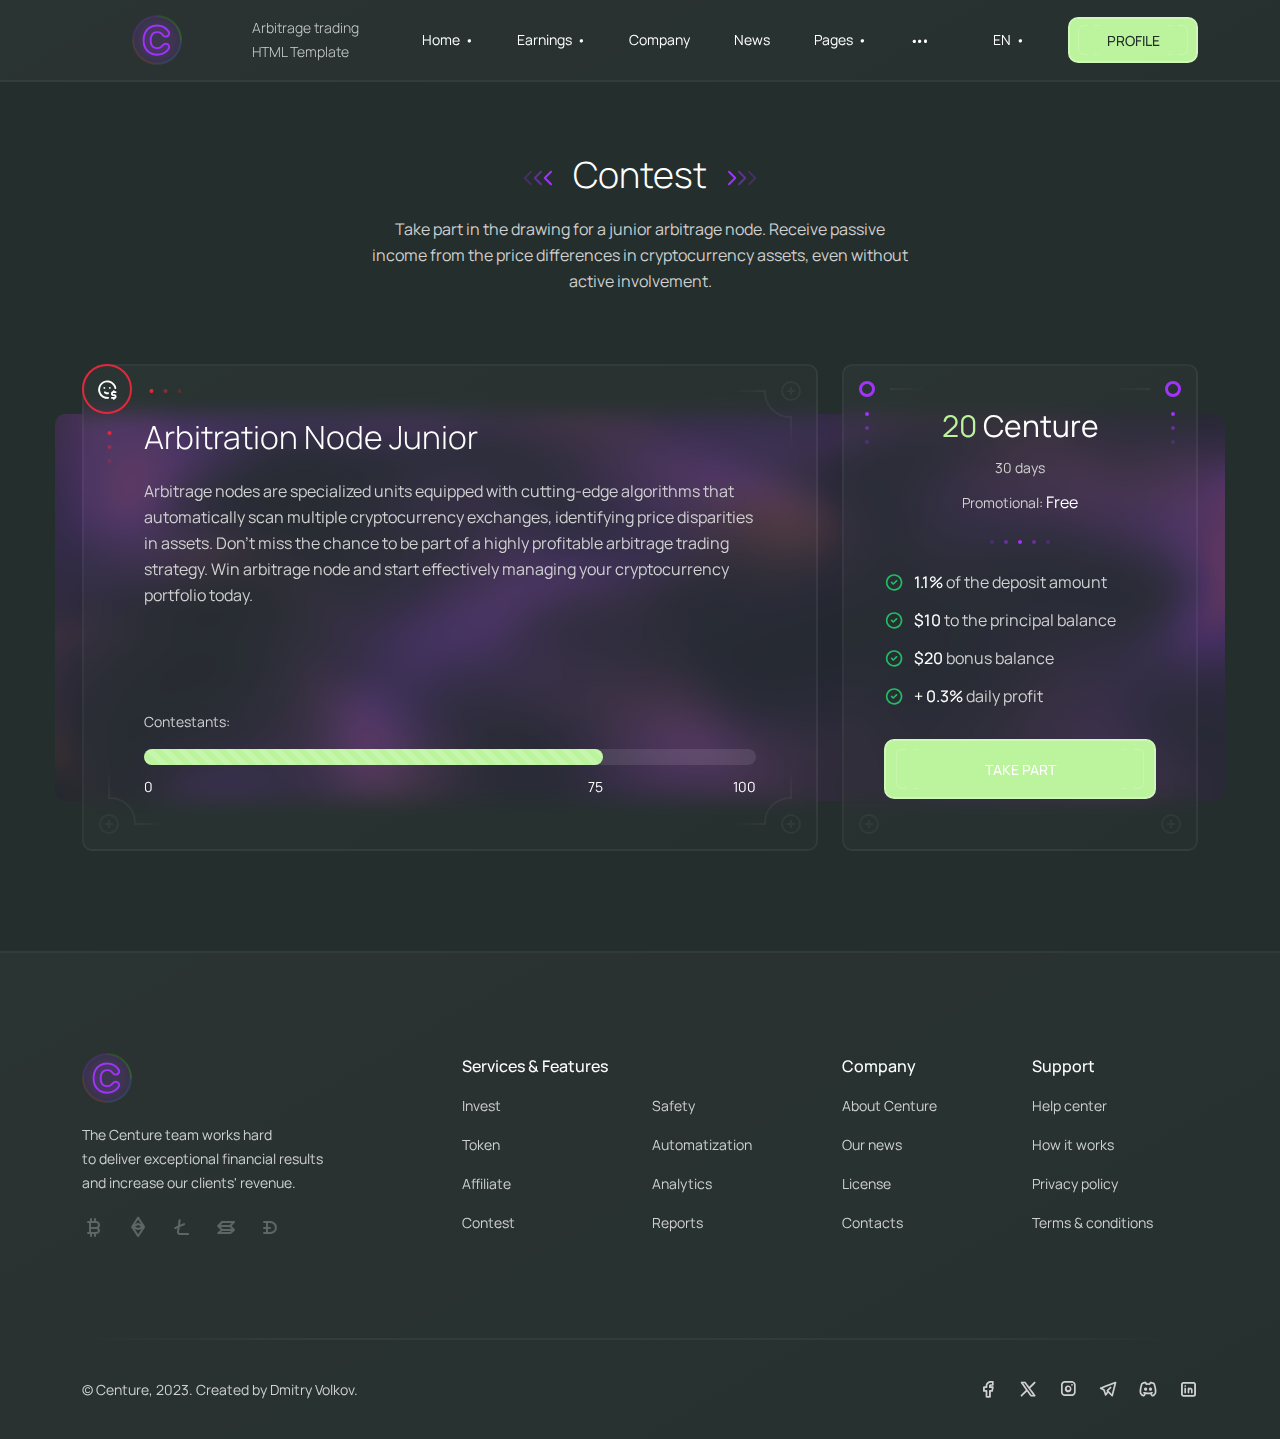
<file: contest.html>
<!DOCTYPE html>
<html lang="en">
<head>
	<meta charset="utf-8">
	<meta name="viewport" content="width=device-width, initial-scale=1, shrink-to-fit=no">

	<!-- CSS -->
	<link rel="stylesheet" href="css/bootstrap.min.css">
	<link rel="stylesheet" href="css/splide.min.css">
	<link rel="stylesheet" href="css/main.css">

	<!-- Icon font -->
	<link rel="stylesheet" href="webfont/tabler-icons.min.css">

	<!-- Favicons -->
	<link rel="icon" type="image/png" href="icon/favicon-32x32.png" sizes="32x32">
	<link rel="apple-touch-icon" href="icon/favicon-32x32.png">

	<meta name="description" content="Arbitrage trading HTML Template">
	<meta name="keywords" content="">
	<meta name="author" content="Dmitry Volkov">
	<title>Centure – Arbitrage trading HTML Template</title>
</head>

<body class="body">
	<!-- header -->
	<header class="header">
		<div class="container">
			<div class="row">
				<div class="col-12">
					<div class="header__content">
						<!-- btn -->
						<button class="header__btn" type="button" aria-label="header__nav">
							<span></span>
							<span></span>
							<span></span>
						</button>
						<!-- end btn -->

						<!-- logo -->
						<a href="index.html" class="header__logo">
							<img src="img/logo.svg" alt="">
						</a>
						<!-- end logo -->

						<!-- tagline -->
						<span class="header__tagline">Arbitrage trading <br>HTML Template</span>
						<!-- end tagline -->

						<!-- navigation -->
						<ul class="header__nav" id="header__nav">
							<li class="header__dropdown">
								<a class="dropdown-link" href="#" role="button" data-bs-toggle="dropdown" aria-expanded="false">Home <i class="ti ti-point-filled"></i></a>

								<ul class="dropdown-menu header__dropdown-menu">
									<li><a href="index.html">Home style v1</a></li>
									<li><a href="index2.html">Home style v2</a></li>
								</ul>
							</li>

							<li class="header__dropdown">
								<a class="dropdown-link" href="#" role="button" data-bs-toggle="dropdown" aria-expanded="false">Earnings <i class="ti ti-point-filled"></i></a>

								<ul class="dropdown-menu header__dropdown-menu">
									<li><a href="invest.html">Invest</a></li>
									<li><a href="token.html">Token</a></li>
									<li><a href="affiliate.html">Affiliate</a></li>
									<li><a href="contest.html">Contest</a></li>
								</ul>
							</li>

							<li>
								<a href="about.html">Company</a>
							</li>

							<li>
								<a href="blog.html">News</a>
							</li>

							<li class="header__dropdown">
								<a class="dropdown-link" href="#" role="button" data-bs-toggle="dropdown" aria-expanded="false">Pages <i class="ti ti-point-filled"></i></a>

								<ul class="dropdown-menu header__dropdown-menu">
									<li><a href="how.html">How it works</a></li>
									<li><a href="reports.html">Reports</a></li>
									<li><a href="profile.html">Profile</a></li>
									<li><a href="article.html">Article</a></li>
									<li><a href="contacts.html">Get in touch</a></li>
									<li><a href="faq.html">FAQ</a></li>
								</ul>
							</li>

							<li class="header__dropdown">
								<a class="dropdown-link dropdown-link--menu" href="#" role="button" data-bs-toggle="dropdown" aria-expanded="false"><i class="ti ti-dots"></i></a>

								<ul class="dropdown-menu header__dropdown-menu">
									<li><a href="signin.html">Sign in</a></li>
									<li><a href="signup.html">Sign up</a></li>
									<li><a href="forgot.html">Forgot password</a></li>
									<li><a href="404.html">404 Page</a></li>
									<li><a href="privacy.html">Privacy policy</a></li>
								</ul>
							</li>
						</ul>
						<!-- end navigation -->

						<!-- language -->
						<div class="header__language">
							<a class="dropdown-link" href="#" role="button" data-bs-toggle="dropdown" aria-expanded="false">EN <i class="ti ti-point-filled"></i></a>

							<ul class="dropdown-menu header__language-menu">
								<li><a href="#">English</a></li>
								<li><a href="#">Spanish</a></li>
								<li><a href="#">French</a></li>
							</ul>
						</div>
						<!-- end language -->

						<!-- profile -->
						<a href="profile.html" class="header__profile">
							<i class="ti ti-user-circle"></i>
							<span>Profile</span>
						</a>
						<!-- end profile -->
					</div>
				</div>
			</div>
		</div>
	</header>
	<!-- end header -->

	<!-- head -->
	<div class="section section--head">
		<div class="container">
			<div class="row">
				<!-- title -->
				<div class="col-12 col-md-10 offset-md-1 col-lg-8 offset-lg-2 col-xl-6 offset-xl-3">
					<div class="section__title">
						<h1>Contest</h1>
						<p>Take part in the drawing for a junior arbitrage node. Receive passive income from the price differences in cryptocurrency assets, even without active involvement.</p>
					</div>
				</div>
				<!-- end title -->
			</div>
		</div>
	</div>
	<!-- end head -->

	<!-- contest -->
	<div class="section">
		<div class="container">
			<div class="row row--relative">
				<div class="col-12 col-lg-7 col-xl-8">
					<!-- invest -->
					<div class="invest invest--contest">
						<h2 class="invest__title">Arbitration Node Junior</h2>
						<p class="invest__text">Arbitrage nodes are specialized units equipped with cutting-edge algorithms that automatically scan multiple cryptocurrency exchanges, identifying price disparities in assets. Don't miss the chance to be part of a highly profitable arbitrage trading strategy. Win arbitrage node and start effectively managing your cryptocurrency portfolio today.</p>

						<div class="progressbar progressbar--contest">
							<h3 class="progressbar__title">Contestants:</h3>
							<div class="progress" role="progressbar" aria-label="Animated striped" aria-valuenow="75" aria-valuemin="0" aria-valuemax="100"><div class="progress-bar progress-bar-striped progress-bar-animated" style="width: 75%"><span>75</span></div></div>
							<div class="progressbar__values">
								<span class="progressbar__value progressbar__value--left">0</span>
								<span class="progressbar__value progressbar__value--right">100</span>
							</div>
						</div>

						<!-- design elements -->
						<span class="block-icon block-icon--red">
							<i class="ti ti-mood-dollar"></i>
						</span>
						<span class="screw screw--lines-bl"></span>
						<span class="screw screw--lines-br"></span>
						<span class="screw screw--lines-tr"></span>
					</div>
					<!-- end invest -->
				</div>

				<div class="col-12 col-lg-5 col-xl-4">
					<!-- node -->
					<div class="node node--contest">
						<h3 class="node__title node__title--purple"><b>20</b> Centure</h3>
						<span class="node__date">30 days</span>
						<span class="node__price">Promotional: <b>Free</b></span>
						<span class="node__line"><img src="img/dodgers/dots--line-purple.svg" alt=""></span>

						<ul class="node__list">
							<li><i class="ti ti-circle-check"></i><b>1.1%</b> of the deposit amount</li>
							<li><i class="ti ti-circle-check"></i><b>$10</b> to the principal balance</li>
							<li><i class="ti ti-circle-check"></i><b>$20</b> bonus balance</li>
							<li><i class="ti ti-circle-check"></i><b>+ 0.3%</b> daily profit</li>
						</ul>

						<button class="node__btn" data-bs-target="#modal-node" type="button" data-bs-toggle="modal">Take part</button>
						
						<!-- design elements -->
						<span class="stats__dodger stats__dodger--left stats__dodger--purple"></span>
						<span class="stats__dodger stats__dodger--right stats__dodger--purple"></span>
						<span class="screw screw--br"></span>
						<span class="screw screw--bl"></span>
					</div>
					<!-- end node -->
				</div>

				<!-- animation background -->
				<div class="section__canvas section__canvas--page section__canvas--first" id="canvas"></div>
			</div>
		</div>
	</div>
	<!-- end contest -->

	<!-- footer -->
	<footer class="footer">
		<div class="container">
			<div class="row">
				<div class="col-12 col-sm-8 col-md-6 col-lg-6 col-xl-4 order-1 order-lg-4 order-xl-1">
					<!-- footer logo -->
					<div class="footer__logo">
						<img src="img/logo.svg" alt="">
					</div>
					<!-- end footer logo -->

					<!-- footer tagline -->
					<p class="footer__tagline">The Centure team works hard <br>to deliver exceptional financial results <br>and increase our clients' revenue.</p>
					<!-- end footer tagline -->

					<!-- footer currencies -->
					<div class="footer__currencies">
						<i class="ti ti-currency-bitcoin"></i>
						<i class="ti ti-currency-ethereum"></i>
						<i class="ti ti-currency-litecoin"></i>
						<i class="ti ti-currency-solana"></i>
						<i class="ti ti-currency-dogecoin"></i>
					</div>
					<!-- end footer currencies -->
				</div>

				<!-- navigation -->
				<div class="col-6 col-md-4 col-lg-3 col-xl-2 order-3 order-md-2 order-lg-2 order-xl-3 offset-md-2 offset-lg-0">
					<h6 class="footer__title">Company</h6>
					<div class="footer__nav">
						<a href="about.html">About Centure</a>
						<a href="blog.html">Our news</a>
						<a href="about.html">License</a>
						<a href="contacts.html">Contacts</a>
					</div>
				</div>

				<div class="col-12 col-md-8 col-lg-6 col-xl-4 order-2 order-md-3 order-lg-1 order-xl-2">
					<div class="row">
						<div class="col-12">
							<h6 class="footer__title">Services & Features</h6>
						</div>

						<div class="col-6">
							<div class="footer__nav">
								<a href="invest.html">Invest</a>
								<a href="token.html">Token</a>
								<a href="affiliate.html">Affiliate</a>
								<a href="contest.html">Contest</a>
							</div>
						</div>

						<div class="col-6">
							<div class="footer__nav">
								<a href="about.html">Safety</a>
								<a href="about.html">Automatization</a>
								<a href="about.html">Analytics</a>
								<a href="reports.html">Reports</a>
							</div>
						</div>
					</div>
				</div>

				<div class="col-6 col-md-4 col-lg-3 col-xl-2 order-4 order-md-4 order-lg-3 order-xl-4">
					<h6 class="footer__title">Support</h6>
					<div class="footer__nav">
						<a href="faq.html">Help center</a>
						<a href="how.html">How it works</a>
						<a href="privacy.html">Privacy policy</a>
						<a href="privacy.html">Terms & conditions</a>
					</div>
				</div>
				<!-- end navigation -->
			</div>

			<div class="row">
				<div class="col-12">
					<div class="footer__content">
						<!-- footer social -->
						<div class="footer__social">
							<a href="#" target="_blank"><i class="ti ti-brand-facebook"></i></a>
							<a href="#" target="_blank"><i class="ti ti-brand-x"></i></a>
							<a href="#" target="_blank"><i class="ti ti-brand-instagram"></i></a>
							<a href="#" target="_blank"><i class="ti ti-brand-telegram"></i></a>
							<a href="#" target="_blank"><i class="ti ti-brand-discord"></i></a>
							<a href="#" target="_blank"><i class="ti ti-brand-linkedin"></i></a>
						</div>
						<!-- end footer social -->

						<!-- footer copyright -->
						<small class="footer__copyright">© Centure, 2023. Created by <a href="https://themeforest.net/user/dmitryvolkov/portfolio" target="_blank">Dmitry Volkov</a>.</small>
						<!-- end footer copyright -->
					</div>
				</div>
			</div>
		</div>

		<!-- design elements -->
		<span class="screw screw--footer screw--footer-bl"></span>
		<span class="screw screw--footer screw--footer-br"></span>
		<span class="screw screw--footer screw--footer-tr"></span>
		<span class="screw screw--footer screw--footer-tl"></span>
	</footer>
	<!-- end footer -->

	<!-- node modal -->
	<div class="modal modal--auto fade" id="modal-node" tabindex="-1" aria-labelledby="modal-node" aria-hidden="true">
		<div class="modal-dialog modal-dialog-centered">
			<div class="modal-content">
				<div class="modal__content">
					<button class="modal__close" type="button" data-bs-dismiss="modal" aria-label="Close"><i class="ti ti-x"></i></button>

					<h4 class="modal__title">Take part</h4>

					<p class="modal__text">Win arbitrage node and start effectively managing your cryptocurrency today.</p>

					<form action="#" class="modal__form">
						<div class="form__group">
							<input name="name" type="text" class="form__input" placeholder="Name">
						</div>

						<div class="form__group">
							<input name="mail" type="text" class="form__input" placeholder="Email">
						</div>

						<button class="form__btn" type="button">Send</button>
					</form>

					<!-- design elements -->
					<span class="screw screw--big-tl"></span>
					<span class="screw screw--big-bl"></span>
					<span class="screw screw--big-br"></span>
				</div>
			</div>
		</div>
	</div>
	<!-- end node modal -->

	<!-- JS -->
	<script src="js/bootstrap.bundle.min.js"></script>
	<script src="js/smooth-scrollbar.js"></script>
	<script src="js/splide.min.js"></script>
	<script src="js/three.min.js"></script>
	<script src="js/vanta.fog.min.js"></script>
	<script src="js/main.js"></script>
</body>
</html>
</file>
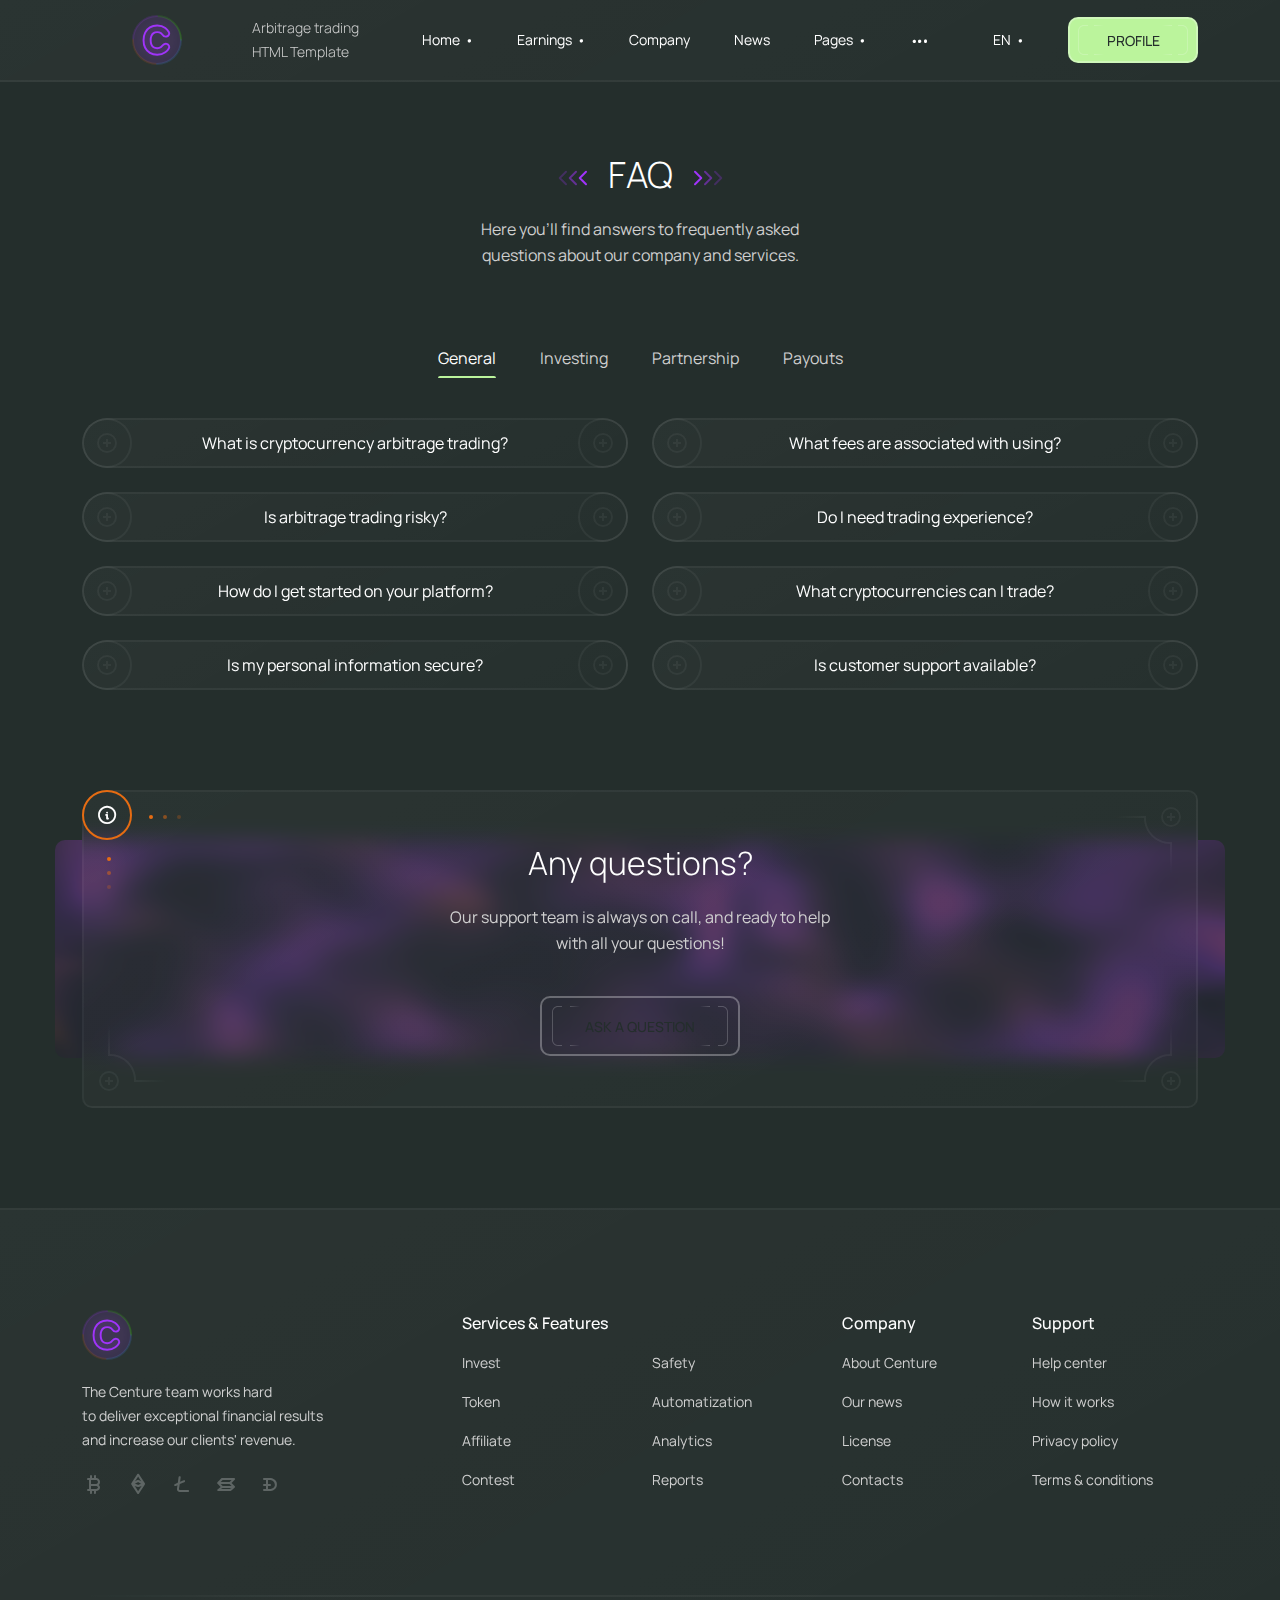
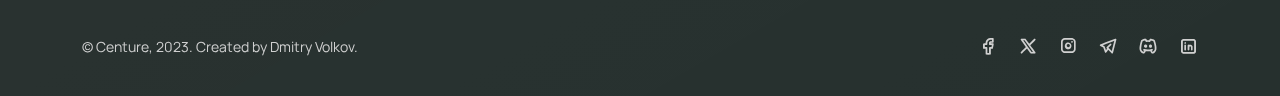
<file: faq.html>
<!DOCTYPE html>
<html lang="en">
<head>
	<meta charset="utf-8">
	<meta name="viewport" content="width=device-width, initial-scale=1, shrink-to-fit=no">

	<!-- CSS -->
	<link rel="stylesheet" href="css/bootstrap.min.css">
	<link rel="stylesheet" href="css/splide.min.css">
	<link rel="stylesheet" href="css/main.css">

	<!-- Icon font -->
	<link rel="stylesheet" href="webfont/tabler-icons.min.css">

	<!-- Favicons -->
	<link rel="icon" type="image/png" href="icon/favicon-32x32.png" sizes="32x32">
	<link rel="apple-touch-icon" href="icon/favicon-32x32.png">

	<meta name="description" content="Arbitrage trading HTML Template">
	<meta name="keywords" content="">
	<meta name="author" content="Dmitry Volkov">
	<title>Centure – Arbitrage trading HTML Template</title>
</head>

<body class="body">
	<!-- header -->
	<header class="header">
		<div class="container">
			<div class="row">
				<div class="col-12">
					<div class="header__content">
						<!-- btn -->
						<button class="header__btn" type="button" aria-label="header__nav">
							<span></span>
							<span></span>
							<span></span>
						</button>
						<!-- end btn -->

						<!-- logo -->
						<a href="index.html" class="header__logo">
							<img src="img/logo.svg" alt="">
						</a>
						<!-- end logo -->

						<!-- tagline -->
						<span class="header__tagline">Arbitrage trading <br>HTML Template</span>
						<!-- end tagline -->

						<!-- navigation -->
						<ul class="header__nav" id="header__nav">
							<li class="header__dropdown">
								<a class="dropdown-link" href="#" role="button" data-bs-toggle="dropdown" aria-expanded="false">Home <i class="ti ti-point-filled"></i></a>

								<ul class="dropdown-menu header__dropdown-menu">
									<li><a href="index.html">Home style v1</a></li>
									<li><a href="index2.html">Home style v2</a></li>
								</ul>
							</li>

							<li class="header__dropdown">
								<a class="dropdown-link" href="#" role="button" data-bs-toggle="dropdown" aria-expanded="false">Earnings <i class="ti ti-point-filled"></i></a>

								<ul class="dropdown-menu header__dropdown-menu">
									<li><a href="invest.html">Invest</a></li>
									<li><a href="token.html">Token</a></li>
									<li><a href="affiliate.html">Affiliate</a></li>
									<li><a href="contest.html">Contest</a></li>
								</ul>
							</li>

							<li>
								<a href="about.html">Company</a>
							</li>

							<li>
								<a href="blog.html">News</a>
							</li>

							<li class="header__dropdown">
								<a class="dropdown-link" href="#" role="button" data-bs-toggle="dropdown" aria-expanded="false">Pages <i class="ti ti-point-filled"></i></a>

								<ul class="dropdown-menu header__dropdown-menu">
									<li><a href="how.html">How it works</a></li>
									<li><a href="reports.html">Reports</a></li>
									<li><a href="profile.html">Profile</a></li>
									<li><a href="article.html">Article</a></li>
									<li><a href="contacts.html">Get in touch</a></li>
									<li><a href="faq.html">FAQ</a></li>
								</ul>
							</li>

							<li class="header__dropdown">
								<a class="dropdown-link dropdown-link--menu" href="#" role="button" data-bs-toggle="dropdown" aria-expanded="false"><i class="ti ti-dots"></i></a>

								<ul class="dropdown-menu header__dropdown-menu">
									<li><a href="signin.html">Sign in</a></li>
									<li><a href="signup.html">Sign up</a></li>
									<li><a href="forgot.html">Forgot password</a></li>
									<li><a href="404.html">404 Page</a></li>
									<li><a href="privacy.html">Privacy policy</a></li>
								</ul>
							</li>
						</ul>
						<!-- end navigation -->

						<!-- language -->
						<div class="header__language">
							<a class="dropdown-link" href="#" role="button" data-bs-toggle="dropdown" aria-expanded="false">EN <i class="ti ti-point-filled"></i></a>

							<ul class="dropdown-menu header__language-menu">
								<li><a href="#">English</a></li>
								<li><a href="#">Spanish</a></li>
								<li><a href="#">French</a></li>
							</ul>
						</div>
						<!-- end language -->

						<!-- profile -->
						<a href="profile.html" class="header__profile">
							<i class="ti ti-user-circle"></i>
							<span>Profile</span>
						</a>
						<!-- end profile -->
					</div>
				</div>
			</div>
		</div>
	</header>
	<!-- end header -->

	<!-- head -->
	<div class="section section--head">
		<div class="container">
			<div class="row">
				<!-- title -->
				<div class="col-12 col-md-8 offset-md-2 col-lg-6 offset-lg-3 col-xl-4 offset-xl-4">
					<div class="section__title">
						<h1>FAQ</h1>
						<p>Here you'll find answers to frequently asked questions about our company and services.</p>
					</div>
				</div>
				<!-- end title -->
			</div>
		</div>
	</div>
	<!-- end head -->

	<!-- faq -->
	<div class="section">
		<div class="container">
			<div class="row">
				<!-- tabs nav -->
				<div class="col-12">
					<ul class="nav nav-tabs section__tabs" id="section__tabs" role="tablist">
						<li class="nav-item" role="presentation">
							<button class="active" data-bs-toggle="tab" data-bs-target="#tab-1" type="button" role="tab" aria-controls="tab-1" aria-selected="true">General</button>
						</li>

						<li class="nav-item" role="presentation">
							<button data-bs-toggle="tab" data-bs-target="#tab-2" type="button" role="tab" aria-controls="tab-2" aria-selected="false">Investing</button>
						</li>

						<li class="nav-item" role="presentation">
							<button data-bs-toggle="tab" data-bs-target="#tab-3" type="button" role="tab" aria-controls="tab-3" aria-selected="false">Partnership</button>
						</li>

						<li class="nav-item" role="presentation">
							<button data-bs-toggle="tab" data-bs-target="#tab-4" type="button" role="tab" aria-controls="tab-4" aria-selected="false">Payouts</button>
						</li>
					</ul>
				</div>
				<!-- end tabs nav -->

				<!-- tabs content -->
				<div class="col-12">
					<div class="tab-content">
						<div class="tab-pane fade show active" id="tab-1" role="tabpanel">
							<div class="row">
								<!-- accordion -->
								<div class="col-12">
									<div class="accordion" id="accordion">
										<div class="row">
											<div class="col-12 col-lg-6">
												<div class="accordion__card">
													<button class="collapsed" type="button" data-bs-toggle="collapse" data-bs-target="#collapse1" aria-expanded="false" aria-controls="collapse1">What is cryptocurrency arbitrage trading?</button>

													<div id="collapse1" class="collapse" data-bs-parent="#accordion">
														<p>Cryptocurrency arbitrage trading involves exploiting price differences for the same asset across different exchanges.</p>
													</div>
												</div>

												<div class="accordion__card">
													<button class="collapsed" type="button" data-bs-toggle="collapse" data-bs-target="#collapse2" aria-expanded="false" aria-controls="collapse2">Is arbitrage trading risky?</button>

													<div id="collapse2" class="collapse" data-bs-parent="#accordion">
														<p>While arbitrage trading offers potential profit, it also carries risks related to market volatility and execution delays.</p>
													</div>
												</div>

												<div class="accordion__card">
													<button class="collapsed" type="button" data-bs-toggle="collapse" data-bs-target="#collapse3" aria-expanded="false" aria-controls="collapse3">How do I get started on your platform?</button>

													<div id="collapse3" class="collapse" data-bs-parent="#accordion">
														<p>Sign up on our website, complete the verification process, and connect your exchange accounts via API keys.</p>
													</div>
												</div>

												<div class="accordion__card">
													<button class="collapsed" type="button" data-bs-toggle="collapse" data-bs-target="#collapse4" aria-expanded="false" aria-controls="collapse4">Is my personal information secure?</button>

													<div id="collapse4" class="collapse" data-bs-parent="#accordion">
														<p>Yes, we employ advanced security measures, including encryption and two-factor authentication, to protect your data.</p>
													</div>
												</div>
											</div>

											<div class="col-12 col-lg-6">
												<div class="accordion__card">
													<button class="collapsed" type="button" data-bs-toggle="collapse" data-bs-target="#collapse5" aria-expanded="false" aria-controls="collapse5">What fees are associated with using?</button>

													<div id="collapse5" class="collapse" data-bs-parent="#accordion">
														<p>We charge a percentage-based fee on successful arbitrage trades. Exact fee details can be found in our Pricing section.</p>
													</div>
												</div>

												<div class="accordion__card">
													<button class="collapsed" type="button" data-bs-toggle="collapse" data-bs-target="#collapse6" aria-expanded="false" aria-controls="collapse6">Do I need trading experience?</button>

													<div id="collapse6" class="collapse" data-bs-parent="#accordion">
														<p>While trading experience is beneficial, our platform is designed to be user-friendly, with educational resources to guide you.</p>
													</div>
												</div>

												<div class="accordion__card">
													<button class="collapsed" type="button" data-bs-toggle="collapse" data-bs-target="#collapse7" aria-expanded="false" aria-controls="collapse7">What cryptocurrencies can I trade?</button>

													<div id="collapse7" class="collapse" data-bs-parent="#accordion">
														<p>Our platform supports a wide range of cryptocurrencies, including major and popular altcoins.</p>
													</div>
												</div>

												<div class="accordion__card">
													<button class="collapsed" type="button" data-bs-toggle="collapse" data-bs-target="#collapse8" aria-expanded="false" aria-controls="collapse8">Is customer support available?</button>

													<div id="collapse8" class="collapse" data-bs-parent="#accordion">
														<p>Yes, we provide customer support through various channels, including live chat, email, and a ticketing system.</p>
													</div>
												</div>
											</div>
										</div>
									</div>
								</div>
								<!-- end accordion -->
							</div>
						</div>

						<div class="tab-pane fade" id="tab-2" role="tabpanel">
							<div class="row">
								<!-- accordion -->
								<div class="col-12">
									<div class="accordion" id="accordion2">
										<div class="row">
											<div class="col-12 col-lg-6">
												<div class="accordion__card">
													<button class="collapsed" type="button" data-bs-toggle="collapse" data-bs-target="#collapse2-1" aria-expanded="false" aria-controls="collapse2-1">How much capital do I need to start?</button>

													<div id="collapse2-1" class="collapse" data-bs-parent="#accordion2">
														<p>The required capital varies depending on your chosen trading strategies and the cryptocurrency market conditions.</p>
													</div>
												</div>

												<div class="accordion__card">
													<button class="collapsed" type="button" data-bs-toggle="collapse" data-bs-target="#collapse2-2" aria-expanded="false" aria-controls="collapse2-2">Can I automate my trades?</button>

													<div id="collapse2-2" class="collapse" data-bs-parent="#accordion2">
														<p>Yes, our platform offers automated trading features to execute arbitrage trades based on your predefined settings.</p>
													</div>
												</div>

												<div class="accordion__card">
													<button class="collapsed" type="button" data-bs-toggle="collapse" data-bs-target="#collapse2-3" aria-expanded="false" aria-controls="collapse2-3">What strategies can I use for trading?</button>

													<div id="collapse2-3" class="collapse" data-bs-parent="#accordion2">
														<p>You can explore triangular arbitrage, statistical arbitrage, and other strategies tailored to your risk tolerance.</p>
													</div>
												</div>

												<div class="accordion__card">
													<button class="collapsed" type="button" data-bs-toggle="collapse" data-bs-target="#collapse2-4" aria-expanded="false" aria-controls="collapse2-4">How can I monitor my trading?</button>

													<div id="collapse2-4" class="collapse" data-bs-parent="#accordion2">
														<p>Our platform provides detailed reports and analytics to track your trades, profits, losses, and overall performance.</p>
													</div>
												</div>
											</div>

											<div class="col-12 col-lg-6">
												<div class="accordion__card">
													<button class="collapsed" type="button" data-bs-toggle="collapse" data-bs-target="#collapse2-5" aria-expanded="false" aria-controls="collapse2-5">Do you offer risk management tools?</button>

													<div id="collapse2-5" class="collapse" data-bs-parent="#accordion2">
														<p>Yes, we provide tools like stop-loss orders and trailing stops to help manage potential risks in your trades.</p>
													</div>
												</div>

												<div class="accordion__card">
													<button class="collapsed" type="button" data-bs-toggle="collapse" data-bs-target="#collapse2-6" aria-expanded="false" aria-controls="collapse2-6">Is leverage available on your platform?</button>

													<div id="collapse2-6" class="collapse" data-bs-parent="#accordion2">
														<p>Currently, we do not offer leverage for trading. All trades are executed with the available funds.</p>
													</div>
												</div>

												<div class="accordion__card">
													<button class="collapsed" type="button" data-bs-toggle="collapse" data-bs-target="#collapse2-7" aria-expanded="false" aria-controls="collapse2-7">Can I withdraw my investment at any time?</button>

													<div id="collapse2-7" class="collapse" data-bs-parent="#accordion2">
														<p>Yes, you can withdraw your investment funds at any time, subject to the withdrawal process and any applicable fees.</p>
													</div>
												</div>

												<div class="accordion__card">
													<button class="collapsed" type="button" data-bs-toggle="collapse" data-bs-target="#collapse2-8" aria-expanded="false" aria-controls="collapse2-8">Do you provide investment advice?</button>

													<div id="collapse2-8" class="collapse" data-bs-parent="#accordion2">
														<p>While we offer educational resources, we do not provide specific investment advice. It's important to do your own research.</p>
													</div>
												</div>
											</div>
										</div>
									</div>
								</div>
								<!-- end accordion -->
							</div>
						</div>

						<div class="tab-pane fade" id="tab-3" role="tabpanel">
							<div class="row">
								<!-- accordion -->
								<div class="col-12">
									<div class="accordion" id="accordion3">
										<div class="row">
											<div class="col-12 col-lg-6">
												<div class="accordion__card">
													<button class="collapsed" type="button" data-bs-toggle="collapse" data-bs-target="#collapse3-1" aria-expanded="false" aria-controls="collapse3-1">Do you offer a referral program?</button>

													<div id="collapse3-1" class="collapse" data-bs-parent="#accordion3">
														<p>Yes, we have a referral program that rewards users for referring new traders to our platform.</p>
													</div>
												</div>

												<div class="accordion__card">
													<button class="collapsed" type="button" data-bs-toggle="collapse" data-bs-target="#collapse3-2" aria-expanded="false" aria-controls="collapse3-2">Can businesses partner with your platform?</button>

													<div id="collapse3-2" class="collapse" data-bs-parent="#accordion3">
														<p>Yes, we offer partnership opportunities for businesses interested in collaborating with us. Contact our team for more details.</p>
													</div>
												</div>

												<div class="accordion__card">
													<button class="collapsed" type="button" data-bs-toggle="collapse" data-bs-target="#collapse3-3" aria-expanded="false" aria-controls="collapse3-3">Is there a requirement for partnership?</button>

													<div id="collapse3-3" class="collapse" data-bs-parent="#accordion3">
														<p>Partnership requirements vary based on the nature of the collaboration. Reach out to us to discuss potential partnerships.</p>
													</div>
												</div>

												<div class="accordion__card">
													<button class="collapsed" type="button" data-bs-toggle="collapse" data-bs-target="#collapse3-4" aria-expanded="false" aria-controls="collapse3-4">What benefits do partners receive?</button>

													<div id="collapse3-4" class="collapse" data-bs-parent="#accordion3">
														<p>Partners can access customized solutions, priority support, and potentially earn revenue through our partnership programs.</p>
													</div>
												</div>
											</div>

											<div class="col-12 col-lg-6">
												<div class="accordion__card">
													<button class="collapsed" type="button" data-bs-toggle="collapse" data-bs-target="#collapse3-5" aria-expanded="false" aria-controls="collapse3-5">How can I become an affiliate partner?</button>

													<div id="collapse3-5" class="collapse" data-bs-parent="#accordion3">
														<p>Join our affiliate program by signing up on our website and using your unique referral link to invite new users.</p>
													</div>
												</div>

												<div class="accordion__card">
													<button class="collapsed" type="button" data-bs-toggle="collapse" data-bs-target="#collapse3-6" aria-expanded="false" aria-controls="collapse3-6">Do you offer white-label solutions?</button>

													<div id="collapse3-6" class="collapse" data-bs-parent="#accordion3">
														<p>Yes, we provide white-label solutions for businesses looking to integrate our arbitrage trading technology into their platforms.</p>
													</div>
												</div>

												<div class="accordion__card">
													<button class="collapsed" type="button" data-bs-toggle="collapse" data-bs-target="#collapse3-7" aria-expanded="false" aria-controls="collapse3-7">Can influencers collaborate?</button>

													<div id="collapse3-7" class="collapse" data-bs-parent="#accordion3">
														<p>Yes, we welcome influencers interested in promoting our platform. Contact our partnership team to discuss collaboration opportunities.</p>
													</div>
												</div>

												<div class="accordion__card">
													<button class="collapsed" type="button" data-bs-toggle="collapse" data-bs-target="#collapse3-8" aria-expanded="false" aria-controls="collapse3-8">How can I contact your partnership team?</button>

													<div id="collapse3-8" class="collapse" data-bs-parent="#accordion3">
														<p>You can reach out to our partnership team through the contact details provided on our Partnership page.</p>
													</div>
												</div>
											</div>
										</div>
									</div>
								</div>
								<!-- end accordion -->
							</div>
						</div>

						<div class="tab-pane fade" id="tab-4" role="tabpanel">
							<div class="row">
								<!-- accordion -->
								<div class="col-12">
									<div class="accordion" id="accordion4">
										<div class="row">
											<div class="col-12 col-lg-6">
												<div class="accordion__card">
													<button class="collapsed" type="button" data-bs-toggle="collapse" data-bs-target="#collapse4-1" aria-expanded="false" aria-controls="collapse4-1">When are profits from successful credited?</button>

													<div id="collapse4-1" class="collapse" data-bs-parent="#accordion4">
														<p>Profits from successful arbitrage trades are typically credited to your account shortly after the trade is completed.</p>
													</div>
												</div>

												<div class="accordion__card">
													<button class="collapsed" type="button" data-bs-toggle="collapse" data-bs-target="#collapse4-2" aria-expanded="false" aria-controls="collapse4-2">What payout options are available?</button>

													<div id="collapse4-2" class="collapse" data-bs-parent="#accordion4">
														<p>We offer various withdrawal options, including cryptocurrency transfers and bank transfers, based on your preferences.</p>
													</div>
												</div>

												<div class="accordion__card">
													<button class="collapsed" type="button" data-bs-toggle="collapse" data-bs-target="#collapse4-3" aria-expanded="false" aria-controls="collapse4-3">Is there a minimum withdrawal amount?</button>

													<div id="collapse4-3" class="collapse" data-bs-parent="#accordion4">
														<p>Yes, there is a minimum withdrawal amount that varies depending on the cryptocurrency you're withdrawing.</p>
													</div>
												</div>

												<div class="accordion__card">
													<button class="collapsed" type="button" data-bs-toggle="collapse" data-bs-target="#collapse4-4" aria-expanded="false" aria-controls="collapse4-4">Are there any withdrawal fees?</button>

													<div id="collapse4-4" class="collapse" data-bs-parent="#accordion4">
														<p>Withdrawal fees may apply and can vary based on the cryptocurrency and withdrawal method. Please refer to our Withdrawal section for details.</p>
													</div>
												</div>
											</div>

											<div class="col-12 col-lg-6">
												<div class="accordion__card">
													<button class="collapsed" type="button" data-bs-toggle="collapse" data-bs-target="#collapse4-5" aria-expanded="false" aria-controls="collapse4-5">How long does it take to withdrawals?</button>

													<div id="collapse4-5" class="collapse" data-bs-parent="#accordion4">
														<p>Withdrawal processing times vary depending on the cryptocurrency network and the withdrawal method chosen.</p>
													</div>
												</div>

												<div class="accordion__card">
													<button class="collapsed" type="button" data-bs-toggle="collapse" data-bs-target="#collapse4-6" aria-expanded="false" aria-controls="collapse4-6">Can I reinvest my profits immediately?</button>

													<div id="collapse4-6" class="collapse" data-bs-parent="#accordion4">
														<p>Yes, you can reinvest your profits immediately after they are credited to your account to continue trading.</p>
													</div>
												</div>

												<div class="accordion__card">
													<button class="collapsed" type="button" data-bs-toggle="collapse" data-bs-target="#collapse4-7" aria-expanded="false" aria-controls="collapse4-7">Are there any limits of withdrawals?</button>

													<div id="collapse4-7" class="collapse" data-bs-parent="#accordion4">
														<p>We have withdrawal limits in place to ensure security. You can find the specific limits in our Withdrawal section.</p>
													</div>
												</div>

												<div class="accordion__card">
													<button class="collapsed" type="button" data-bs-toggle="collapse" data-bs-target="#collapse4-8" aria-expanded="false" aria-controls="collapse4-8">How can I ensure the security?</button>

													<div id="collapse4-8" class="collapse" data-bs-parent="#accordion4">
														<p>Enable two-factor authentication, use strong passwords, and follow our security recommendations to protect your payouts.</p>
													</div>
												</div>
											</div>
										</div>
									</div>
								</div>
								<!-- end accordion -->
							</div>
						</div>
					</div>
				</div>
				<!-- end tabs content -->
			</div>
		</div>
	</div>
	<!-- end faq -->

	<!-- question -->
	<section class="section">
		<div class="container">
			<div class="row row--relative">
				<div class="col-12">
					<div class="question">
						<h2 class="question__title">Any questions?</h2>
						<p class="question__text">Our support team is always on call, and ready to help with all your questions!</p>

						<div class="section__btns section__btns--mt">
							<button class="section__btn section__btn--light" data-bs-target="#modal-ask" type="button" data-bs-toggle="modal">Ask a question</button>
						</div>

						<!-- design elements -->
						<span class="block-icon block-icon--orange">
							<i class="ti ti-info-circle"></i>
						</span>
						<span class="screw screw--lines-bl"></span>
						<span class="screw screw--lines-br"></span>
						<span class="screw screw--lines-tr"></span>
					</div>
				</div>

				<!-- animation background -->
				<div class="section__canvas section__canvas--second" id="canvas2"></div>
			</div>
		</div>
	</section>
	<!-- end question -->

	<!-- footer -->
	<footer class="footer">
		<div class="container">
			<div class="row">
				<div class="col-12 col-sm-8 col-md-6 col-lg-6 col-xl-4 order-1 order-lg-4 order-xl-1">
					<!-- footer logo -->
					<div class="footer__logo">
						<img src="img/logo.svg" alt="">
					</div>
					<!-- end footer logo -->

					<!-- footer tagline -->
					<p class="footer__tagline">The Centure team works hard <br>to deliver exceptional financial results <br>and increase our clients' revenue.</p>
					<!-- end footer tagline -->

					<!-- footer currencies -->
					<div class="footer__currencies">
						<i class="ti ti-currency-bitcoin"></i>
						<i class="ti ti-currency-ethereum"></i>
						<i class="ti ti-currency-litecoin"></i>
						<i class="ti ti-currency-solana"></i>
						<i class="ti ti-currency-dogecoin"></i>
					</div>
					<!-- end footer currencies -->
				</div>

				<!-- navigation -->
				<div class="col-6 col-md-4 col-lg-3 col-xl-2 order-3 order-md-2 order-lg-2 order-xl-3 offset-md-2 offset-lg-0">
					<h6 class="footer__title">Company</h6>
					<div class="footer__nav">
						<a href="about.html">About Centure</a>
						<a href="blog.html">Our news</a>
						<a href="about.html">License</a>
						<a href="contacts.html">Contacts</a>
					</div>
				</div>

				<div class="col-12 col-md-8 col-lg-6 col-xl-4 order-2 order-md-3 order-lg-1 order-xl-2">
					<div class="row">
						<div class="col-12">
							<h6 class="footer__title">Services & Features</h6>
						</div>

						<div class="col-6">
							<div class="footer__nav">
								<a href="invest.html">Invest</a>
								<a href="token.html">Token</a>
								<a href="affiliate.html">Affiliate</a>
								<a href="contest.html">Contest</a>
							</div>
						</div>

						<div class="col-6">
							<div class="footer__nav">
								<a href="about.html">Safety</a>
								<a href="about.html">Automatization</a>
								<a href="about.html">Analytics</a>
								<a href="reports.html">Reports</a>
							</div>
						</div>
					</div>
				</div>

				<div class="col-6 col-md-4 col-lg-3 col-xl-2 order-4 order-md-4 order-lg-3 order-xl-4">
					<h6 class="footer__title">Support</h6>
					<div class="footer__nav">
						<a href="faq.html">Help center</a>
						<a href="how.html">How it works</a>
						<a href="privacy.html">Privacy policy</a>
						<a href="privacy.html">Terms & conditions</a>
					</div>
				</div>
				<!-- end navigation -->
			</div>

			<div class="row">
				<div class="col-12">
					<div class="footer__content">
						<!-- footer social -->
						<div class="footer__social">
							<a href="#" target="_blank"><i class="ti ti-brand-facebook"></i></a>
							<a href="#" target="_blank"><i class="ti ti-brand-x"></i></a>
							<a href="#" target="_blank"><i class="ti ti-brand-instagram"></i></a>
							<a href="#" target="_blank"><i class="ti ti-brand-telegram"></i></a>
							<a href="#" target="_blank"><i class="ti ti-brand-discord"></i></a>
							<a href="#" target="_blank"><i class="ti ti-brand-linkedin"></i></a>
						</div>
						<!-- end footer social -->

						<!-- footer copyright -->
						<small class="footer__copyright">© Centure, 2023. Created by <a href="https://themeforest.net/user/dmitryvolkov/portfolio" target="_blank">Dmitry Volkov</a>.</small>
						<!-- end footer copyright -->
					</div>
				</div>
			</div>
		</div>

		<!-- design elements -->
		<span class="screw screw--footer screw--footer-bl"></span>
		<span class="screw screw--footer screw--footer-br"></span>
		<span class="screw screw--footer screw--footer-tr"></span>
		<span class="screw screw--footer screw--footer-tl"></span>
	</footer>
	<!-- end footer -->

	<!-- ask modal -->
	<div class="modal modal--auto fade" id="modal-ask" tabindex="-1" aria-labelledby="modal-ask" aria-hidden="true">
		<div class="modal-dialog modal-dialog-centered">
			<div class="modal-content">
				<div class="modal__content">
					<button class="modal__close" type="button" data-bs-dismiss="modal" aria-label="Close"><i class="ti ti-x"></i></button>

					<h4 class="modal__title">Ask a question</h4>

					<p class="modal__text">Our support team is always on call, and ready to help with all your questions!</p>

					<form action="#" class="modal__form">
						<div class="form__group">
							<input name="name" type="text" class="form__input" placeholder="Name">
						</div>

						<div class="form__group">
							<input name="mail" type="text" class="form__input" placeholder="Email">
						</div>

						<div class="form__group">
							<textarea name="question" class="form__textarea" placeholder="Your question"></textarea>
						</div>

						<button class="form__btn" type="button">Send</button>
					</form>

					<!-- design elements -->
					<span class="screw screw--big-tl"></span>
					<span class="screw screw--big-bl"></span>
					<span class="screw screw--big-br"></span>
				</div>
			</div>
		</div>
	</div>
	<!-- end ask modal -->

	<!-- JS -->
	<script src="js/bootstrap.bundle.min.js"></script>
	<script src="js/smooth-scrollbar.js"></script>
	<script src="js/splide.min.js"></script>
	<script src="js/three.min.js"></script>
	<script src="js/vanta.fog.min.js"></script>
	<script src="js/main.js"></script>
</body>
</html>
</file>
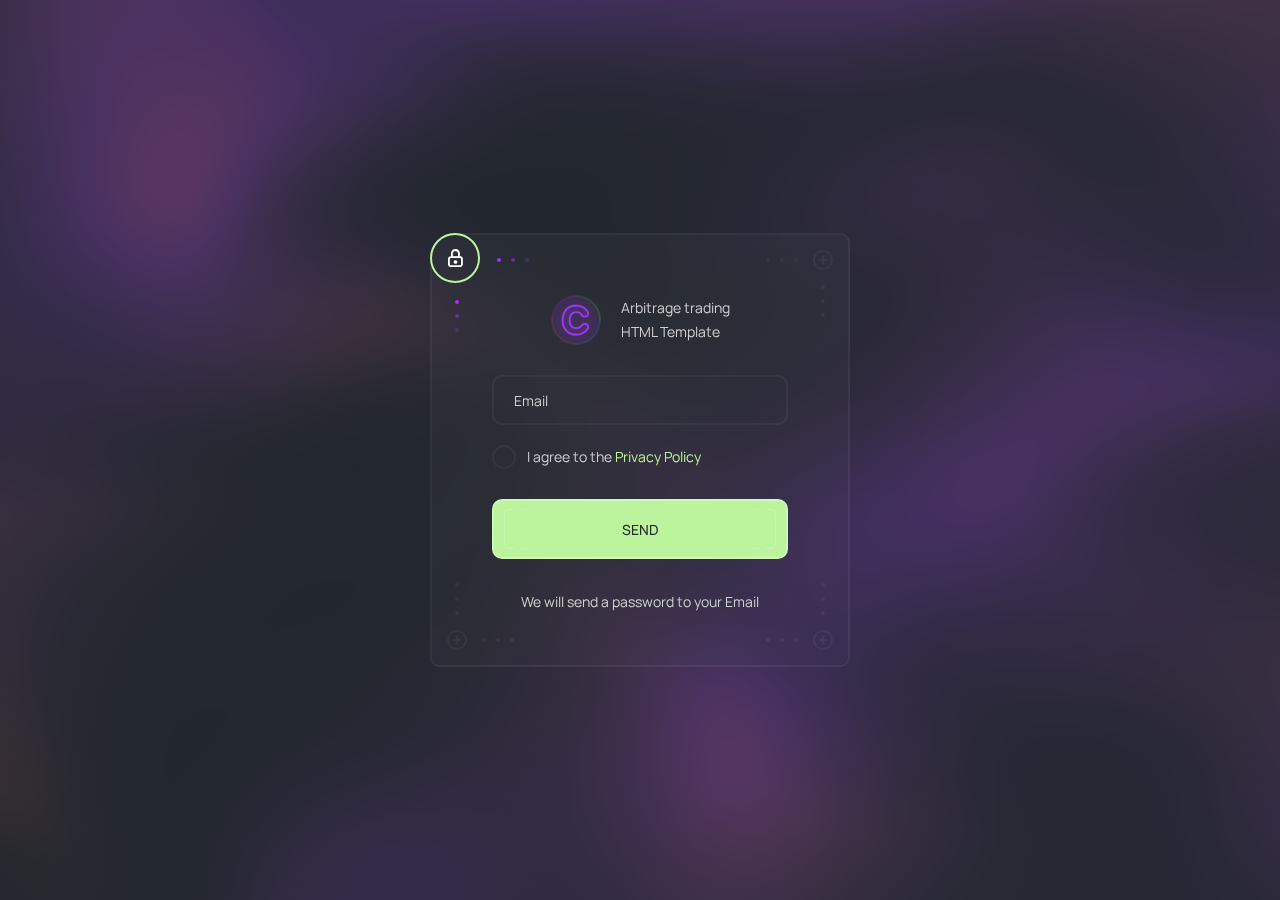
<file: forgot.html>
<!DOCTYPE html>
<html lang="en">
<head>
	<meta charset="utf-8">
	<meta name="viewport" content="width=device-width, initial-scale=1, shrink-to-fit=no">

	<!-- CSS -->
	<link rel="stylesheet" href="css/bootstrap.min.css">
	<link rel="stylesheet" href="css/splide.min.css">
	<link rel="stylesheet" href="css/main.css">

	<!-- Icon font -->
	<link rel="stylesheet" href="webfont/tabler-icons.min.css">

	<!-- Favicons -->
	<link rel="icon" type="image/png" href="icon/favicon-32x32.png" sizes="32x32">
	<link rel="apple-touch-icon" href="icon/favicon-32x32.png">

	<meta name="description" content="Arbitrage trading HTML Template">
	<meta name="keywords" content="">
	<meta name="author" content="Dmitry Volkov">
	<title>Centure – Arbitrage trading HTML Template</title>
</head>

<body class="body">
	<!-- page wrap -->
	<div class="section section--content">
		<div class="section__content">
			<!-- form -->
			<form action="#" class="form form--content">
				<div class="form__logo-wrap">
					<a href="index.html" class="form__logo">
						<img src="img/logo.svg" alt="">
					</a>
					<span class="form__tagline">Arbitrage trading <br>HTML Template</span>
				</div>

				<div class="form__group">
					<input type="text" class="form__input" placeholder="Email">
				</div>

				<div class="form__group form__group--checkbox">
					<input id="remember" name="remember" type="checkbox">
					<label for="remember">I agree to the <a href="privacy.html">Privacy Policy</a></label>
				</div>
				
				<button class="form__btn" type="button">Send</button>

				<span class="form__text form__text--center">We will send a password to your Email</span>

				<!-- design elements -->
				<span class="block-icon block-icon--purple">
					<i class="ti ti-lock"></i>
				</span>
				<span class="screw screw--big-tr"></span>
				<span class="screw screw--big-bl"></span>
				<span class="screw screw--big-br"></span>
			</form>
			<!-- end form -->
		</div>

		<!-- animation background -->
		<div class="section__canvas section__canvas--full section__canvas--third" id="canvas3"></div>
	</div>
	<!-- end page wrap -->

	<!-- JS -->
	<script src="js/bootstrap.bundle.min.js"></script>
	<script src="js/smooth-scrollbar.js"></script>
	<script src="js/splide.min.js"></script>
	<script src="js/three.min.js"></script>
	<script src="js/vanta.fog.min.js"></script>
	<script src="js/main.js"></script>
</body>
</html>
</file>
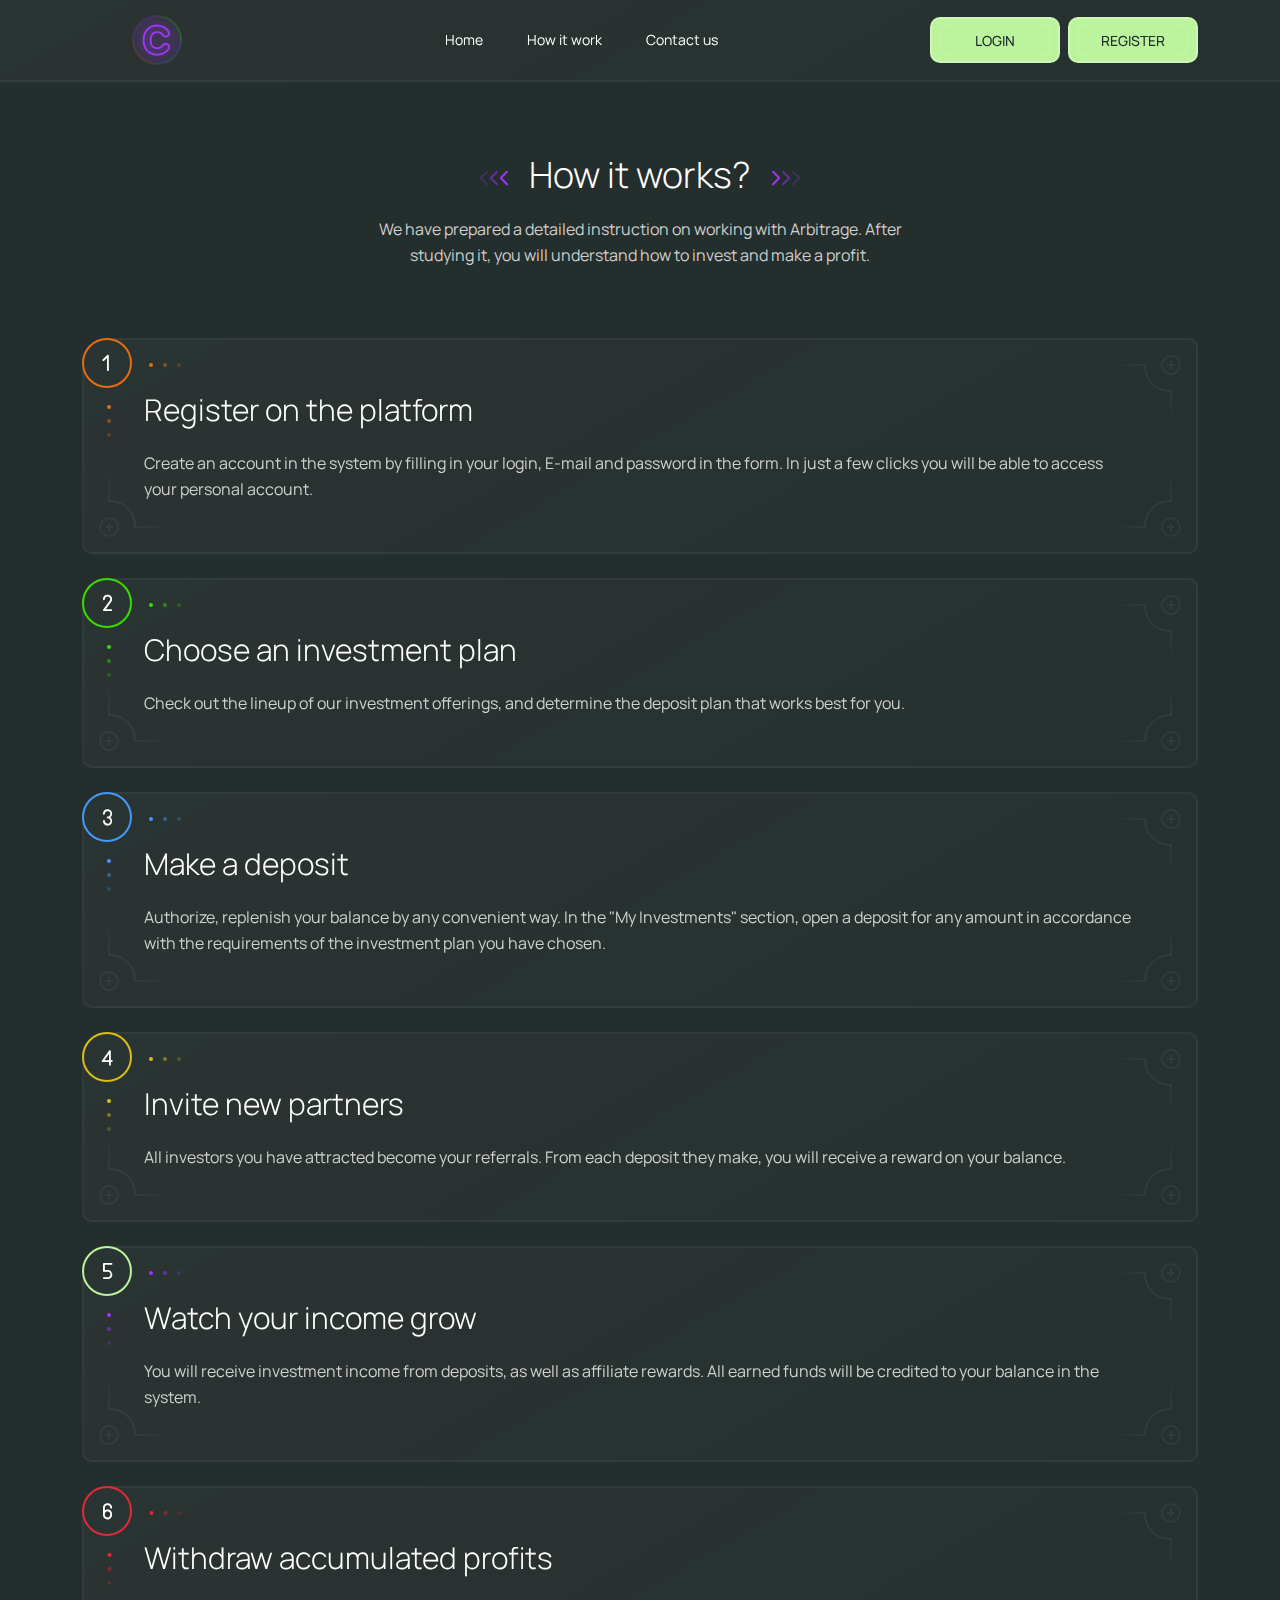
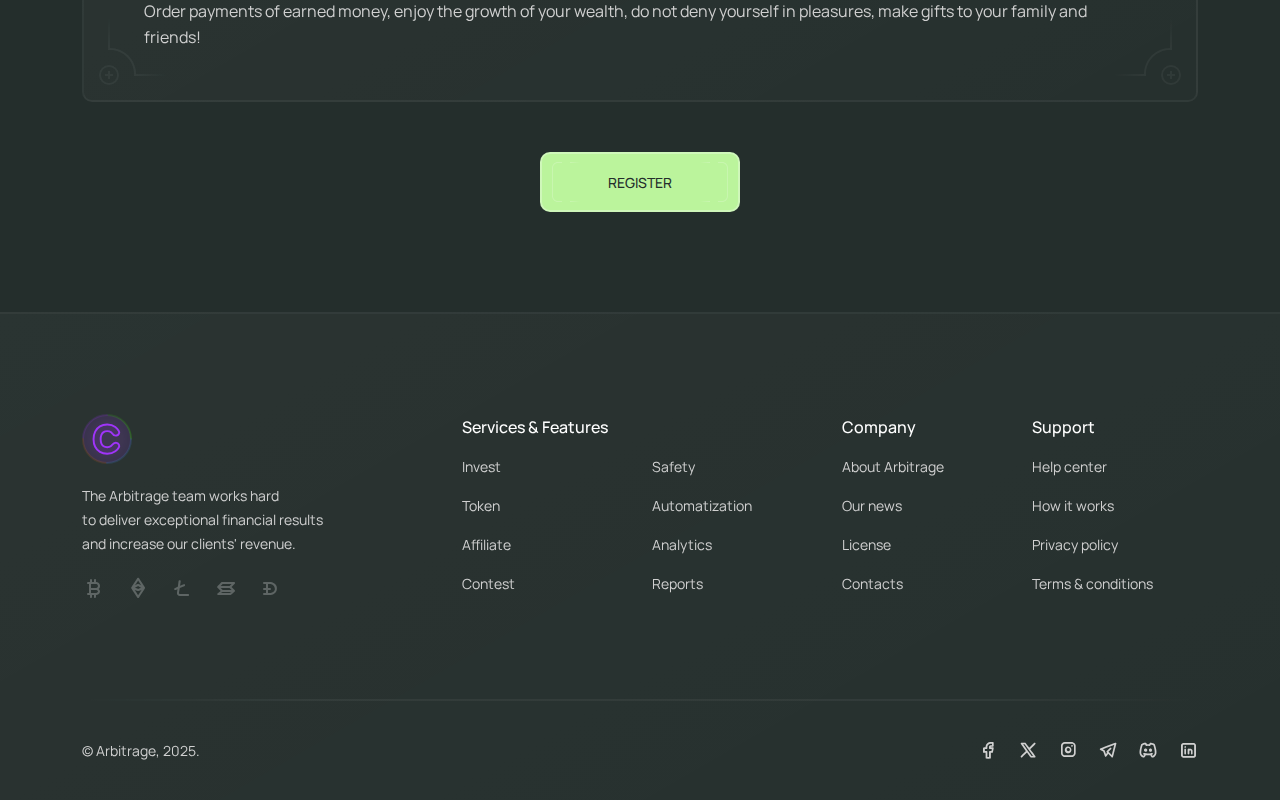
<file: how.html>
<!DOCTYPE html>
<html lang="en">

<head>
	<meta charset="utf-8">
	<meta name="viewport" content="width=device-width, initial-scale=1, shrink-to-fit=no">

	<!-- CSS -->
	<link rel="stylesheet" href="css/bootstrap.min.css">
	<link rel="stylesheet" href="css/splide.min.css">
	<link rel="stylesheet" href="css/main.css">

	<!-- Icon font -->
	<link rel="stylesheet" href="webfont/tabler-icons.min.css">

	<!-- Favicons -->
	<link rel="icon" type="image/png" href="img/favicon.png" sizes="32x32">
	<link rel="apple-touch-icon" href="img/favicon.png">

	<meta name="description"
		content="Join our AI-powered arbitrage trading platform for crypto traders. Get a $500 registration bonus, access arbitrage pools, automation, and real-time analytics. Start earning today!">
	<meta name="keywords"
		content="crypto arbitrage, arbitrage trading, crypto trading bot, automated trading, arbitrage pools, crypto investment, trading analytics, passive income, trading automation">
	<meta name="robots" content="index, follow">
	<meta name="author" content="Arbitrage">
	<meta property="og:title" content="Neural Technology for Crypto Arbitrage Trading">
	<meta property="og:description"
		content="Maximize your earnings with our automated crypto arbitrage platform. Sign up and claim your $500 bonus today!">
	<meta property="og:image" content="https://arbitrage.market/img/meta.png">
	<meta property="og:url" content="http://185.139.228.184">
	<meta property="og:type" content="website">
	<meta name="twitter:card" content="summary_large_image">
	<meta name="twitter:title" content="Neural Technology for Crypto Arbitrage Trading">
	<meta name="twitter:description"
		content="Trade smarter with AI-driven arbitrage in the crypto industry. Get started with a $500 bonus.">
	<meta name="twitter:image" content="https://arbitrage.market/img/meta.png">


	<title>Arbitrage – Neural Technology for Crypto Arbitrage Trading</title>
</head>

<body class="body">
	<!-- header -->
	<header class="header">
		<div class="container">
			<div class="row">
				<div class="col-12">
					<div class="header__content">
						<!-- btn -->
						<button class="header__btn" type="button" aria-label="header__nav">
							<span></span>
							<span></span>
							<span></span>
						</button>
						<!-- end btn -->
						<!-- logo -->
						<a href="index.html" class="header__logo">
							<img src="img/logo.svg" alt="">
						</a>
						<!-- end logo -->
						<!-- navigation -->
						<ul class="header__nav center_header" id="header__nav">
							<li class="header__dropdown">
								<a href="index.html">Home </a>
							</li>
							<li class="header__dropdown">
								<a href="how.html">How it work </a>
							</li>
							<li>
								<a href="contacts.html">Contact us</a>
							</li>
						</ul>
						<!-- end navigation -->

						<!-- profile -->
						<a href="https://user.arbitrage.market" target="_blank" class="header__profile me-2">
							<i class="ti ti-user-circle"></i>
							<span>Login</span>
						</a>
						<a href="https://user.arbitrage.market" target="_blank" class="header__profile">
							<i class="ti ti-user-circle"></i>
							<span>Register</span>
						</a>
						<!-- end profile -->
					</div>
				</div>
			</div>
		</div>
	</header>
	<!-- end header -->

	<!-- head -->
	<div class="section section--head">
		<div class="container">
			<div class="row">
				<!-- title -->
				<div class="col-12 col-md-10 offset-md-1 col-lg-6 offset-lg-3">
					<div class="section__title">
						<h1>How it works?</h1>
						<p>We have prepared a detailed instruction on working with Arbitrage. After studying it, you
							will understand how to invest and make a profit.</p>
					</div>
				</div>
				<!-- end title -->
			</div>
		</div>
	</div>
	<!-- end head -->

	<!-- steps -->
	<div class="section">
		<div class="container">
			<div class="row">
				<div class="col-12">
					<!-- step -->
					<div class="step">
						<h3 class="step__title">Register on the platform</h3>
						<p class="step__text">Create an account in the system by filling in your login, E-mail and
							password in the form. In just a few clicks you will be able to access your personal account.
						</p>

						<!-- design elements -->
						<span class="block-icon block-icon--orange">
							<i class="ti ti-number-1"></i>
						</span>
						<span class="screw screw--lines-bl"></span>
						<span class="screw screw--lines-br"></span>
						<span class="screw screw--lines-tr"></span>
					</div>
					<!-- end step -->
				</div>

				<div class="col-12">
					<!-- step -->
					<div class="step">
						<h3 class="step__title">Choose an investment plan</h3>
						<p class="step__text">Check out the lineup of our investment offerings, and determine the
							deposit plan that works best for you.</p>

						<!-- design elements -->
						<span class="block-icon block-icon--green">
							<i class="ti ti-number-2"></i>
						</span>
						<span class="screw screw--lines-bl"></span>
						<span class="screw screw--lines-br"></span>
						<span class="screw screw--lines-tr"></span>
					</div>
					<!-- end step -->
				</div>

				<div class="col-12">
					<!-- step -->
					<div class="step">
						<h3 class="step__title">Make a deposit</h3>
						<p class="step__text">Authorize, replenish your balance by any convenient way. In the "My
							Investments" section, open a deposit for any amount in accordance with the requirements of
							the investment plan you have chosen.</p>

						<!-- design elements -->
						<span class="block-icon block-icon--blue">
							<i class="ti ti-number-3"></i>
						</span>
						<span class="screw screw--lines-bl"></span>
						<span class="screw screw--lines-br"></span>
						<span class="screw screw--lines-tr"></span>
					</div>
					<!-- end step -->
				</div>

				<div class="col-12">
					<!-- step -->
					<div class="step">
						<h3 class="step__title">Invite new partners</h3>
						<p class="step__text">All investors you have attracted become your referrals. From each deposit
							they make, you will receive a reward on your balance.</p>

						<!-- design elements -->
						<span class="block-icon block-icon--yellow">
							<i class="ti ti-number-4"></i>
						</span>
						<span class="screw screw--lines-bl"></span>
						<span class="screw screw--lines-br"></span>
						<span class="screw screw--lines-tr"></span>
					</div>
					<!-- end step -->
				</div>

				<div class="col-12">
					<!-- step -->
					<div class="step">
						<h3 class="step__title">Watch your income grow</h3>
						<p class="step__text">You will receive investment income from deposits, as well as affiliate
							rewards. All earned funds will be credited to your balance in the system.</p>

						<!-- design elements -->
						<span class="block-icon block-icon--purple">
							<i class="ti ti-number-5"></i>
						</span>
						<span class="screw screw--lines-bl"></span>
						<span class="screw screw--lines-br"></span>
						<span class="screw screw--lines-tr"></span>
					</div>
					<!-- end step -->
				</div>

				<div class="col-12">
					<!-- step -->
					<div class="step">
						<h3 class="step__title">Withdraw accumulated profits</h3>
						<p class="step__text">Order payments of earned money, enjoy the growth of your wealth, do not
							deny yourself in pleasures, make gifts to your family and friends!</p>

						<!-- design elements -->
						<span class="block-icon block-icon--red">
							<i class="ti ti-number-6"></i>
						</span>
						<span class="screw screw--lines-bl"></span>
						<span class="screw screw--lines-br"></span>
						<span class="screw screw--lines-tr"></span>
					</div>
					<!-- end step -->
				</div>

				<div class="col-12">
					<!-- section btns -->
					<div class="section__btns">
						<a href="http://185.139.228.184" target="_blank" class="section__btn">Register</a>
					</div>
					<!-- end section btns -->
				</div>
			</div>
		</div>
	</div>
	<!-- end steps -->


	<!-- footer -->
	<footer class="footer">
		<div class="container">
			<div class="row">
				<div class="col-12 col-sm-8 col-md-6 col-lg-6 col-xl-4 order-1 order-lg-4 order-xl-1">
					<!-- footer logo -->
					<div class="footer__logo">
						<img src="img/logo.svg" alt="">
					</div>
					<!-- end footer logo -->

					<!-- footer tagline -->
					<p class="footer__tagline">The Arbitrage team works hard <br>to deliver exceptional financial
						results
						<br>and increase our clients' revenue.
					</p>
					<!-- end footer tagline -->

					<!-- footer currencies -->
					<div class="footer__currencies">
						<i class="ti ti-currency-bitcoin"></i>
						<i class="ti ti-currency-ethereum"></i>
						<i class="ti ti-currency-litecoin"></i>
						<i class="ti ti-currency-solana"></i>
						<i class="ti ti-currency-dogecoin"></i>
					</div>
					<!-- end footer currencies -->
				</div>

				<!-- navigation -->
				<div
					class="col-6 col-md-4 col-lg-3 col-xl-2 order-3 order-md-2 order-lg-2 order-xl-3 offset-md-2 offset-lg-0">
					<h6 class="footer__title">Company</h6>
					<div class="footer__nav">
						<a href="#">About Arbitrage</a>
						<a href="#">Our news</a>
						<a href="#">License</a>
						<a href="contacts.html">Contacts</a>
					</div>
				</div>

				<div class="col-12 col-md-8 col-lg-6 col-xl-4 order-2 order-md-3 order-lg-1 order-xl-2">
					<div class="row">
						<div class="col-12">
							<h6 class="footer__title">Services & Features</h6>
						</div>

						<div class="col-6">
							<div class="footer__nav">
								<a href="#">Invest</a>
								<a href="#">Token</a>
								<a href="#">Affiliate</a>
								<a href="#">Contest</a>
							</div>
						</div>

						<div class="col-6">
							<div class="footer__nav">
								<a href="#">Safety</a>
								<a href="#">Automatization</a>
								<a href="#">Analytics</a>
								<a href="#">Reports</a>
							</div>
						</div>
					</div>
				</div>

				<div class="col-6 col-md-4 col-lg-3 col-xl-2 order-4 order-md-4 order-lg-3 order-xl-4">
					<h6 class="footer__title">Support</h6>
					<div class="footer__nav">
						<a href="#">Help center</a>
						<a href="how.html">How it works</a>
						<a href="/privacy-policy.html">Privacy policy</a>
						<a href="/terms.html">Terms & conditions</a>
					</div>
				</div>
				<!-- end navigation -->
			</div>

			<div class="row">
				<div class="col-12">
					<div class="footer__content">
						<!-- footer social -->
						<div class="footer__social">
							<a href="#" target="_blank"><i class="ti ti-brand-facebook"></i></a>
							<a href="#" target="_blank"><i class="ti ti-brand-x"></i></a>
							<a href="#" target="_blank"><i class="ti ti-brand-instagram"></i></a>
							<a href="#" target="_blank"><i class="ti ti-brand-telegram"></i></a>
							<a href="#" target="_blank"><i class="ti ti-brand-discord"></i></a>
							<a href="#" target="_blank"><i class="ti ti-brand-linkedin"></i></a>
						</div>
						<!-- end footer social -->

						<!-- footer copyright -->
						<small class="footer__copyright">© Arbitrage, 2025.</small>
						<!-- end footer copyright -->
					</div>
				</div>
			</div>
		</div>

		<!-- design elements -->
		<span class="screw screw--footer screw--footer-bl"></span>
		<span class="screw screw--footer screw--footer-br"></span>
		<span class="screw screw--footer screw--footer-tr"></span>
		<span class="screw screw--footer screw--footer-tl"></span>
	</footer>
	<!-- end footer -->

	<!-- ask modal -->
	<div class="modal modal--auto fade" id="modal-ask" tabindex="-1" aria-labelledby="modal-ask" aria-hidden="true">
		<div class="modal-dialog modal-dialog-centered">
			<div class="modal-content">
				<div class="modal__content">
					<button class="modal__close" type="button" data-bs-dismiss="modal" aria-label="Close"><i
							class="ti ti-x"></i></button>

					<h4 class="modal__title">Ask a question</h4>

					<p class="modal__text">Our support team is always on call, and ready to help with all your
						questions!</p>

					<form action="#" class="modal__form">
						<div class="form__group">
							<input name="name" type="text" class="form__input" placeholder="Name">
						</div>

						<div class="form__group">
							<input name="mail" type="text" class="form__input" placeholder="Email">
						</div>

						<div class="form__group">
							<textarea name="question" class="form__textarea" placeholder="Your question"></textarea>
						</div>

						<button class="form__btn" type="button">Send</button>
					</form>

					<!-- design elements -->
					<span class="screw screw--big-tl"></span>
					<span class="screw screw--big-bl"></span>
					<span class="screw screw--big-br"></span>
				</div>
			</div>
		</div>
	</div>
	<!-- end ask modal -->

	<!-- JS -->
	<script src="js/bootstrap.bundle.min.js"></script>
	<script src="js/smooth-scrollbar.js"></script>
	<script src="js/splide.min.js"></script>
	<script src="js/three.min.js"></script>
	<script src="js/vanta.fog.min.js"></script>
	<script src="js/main.js"></script>
</body>

</html>
</file>
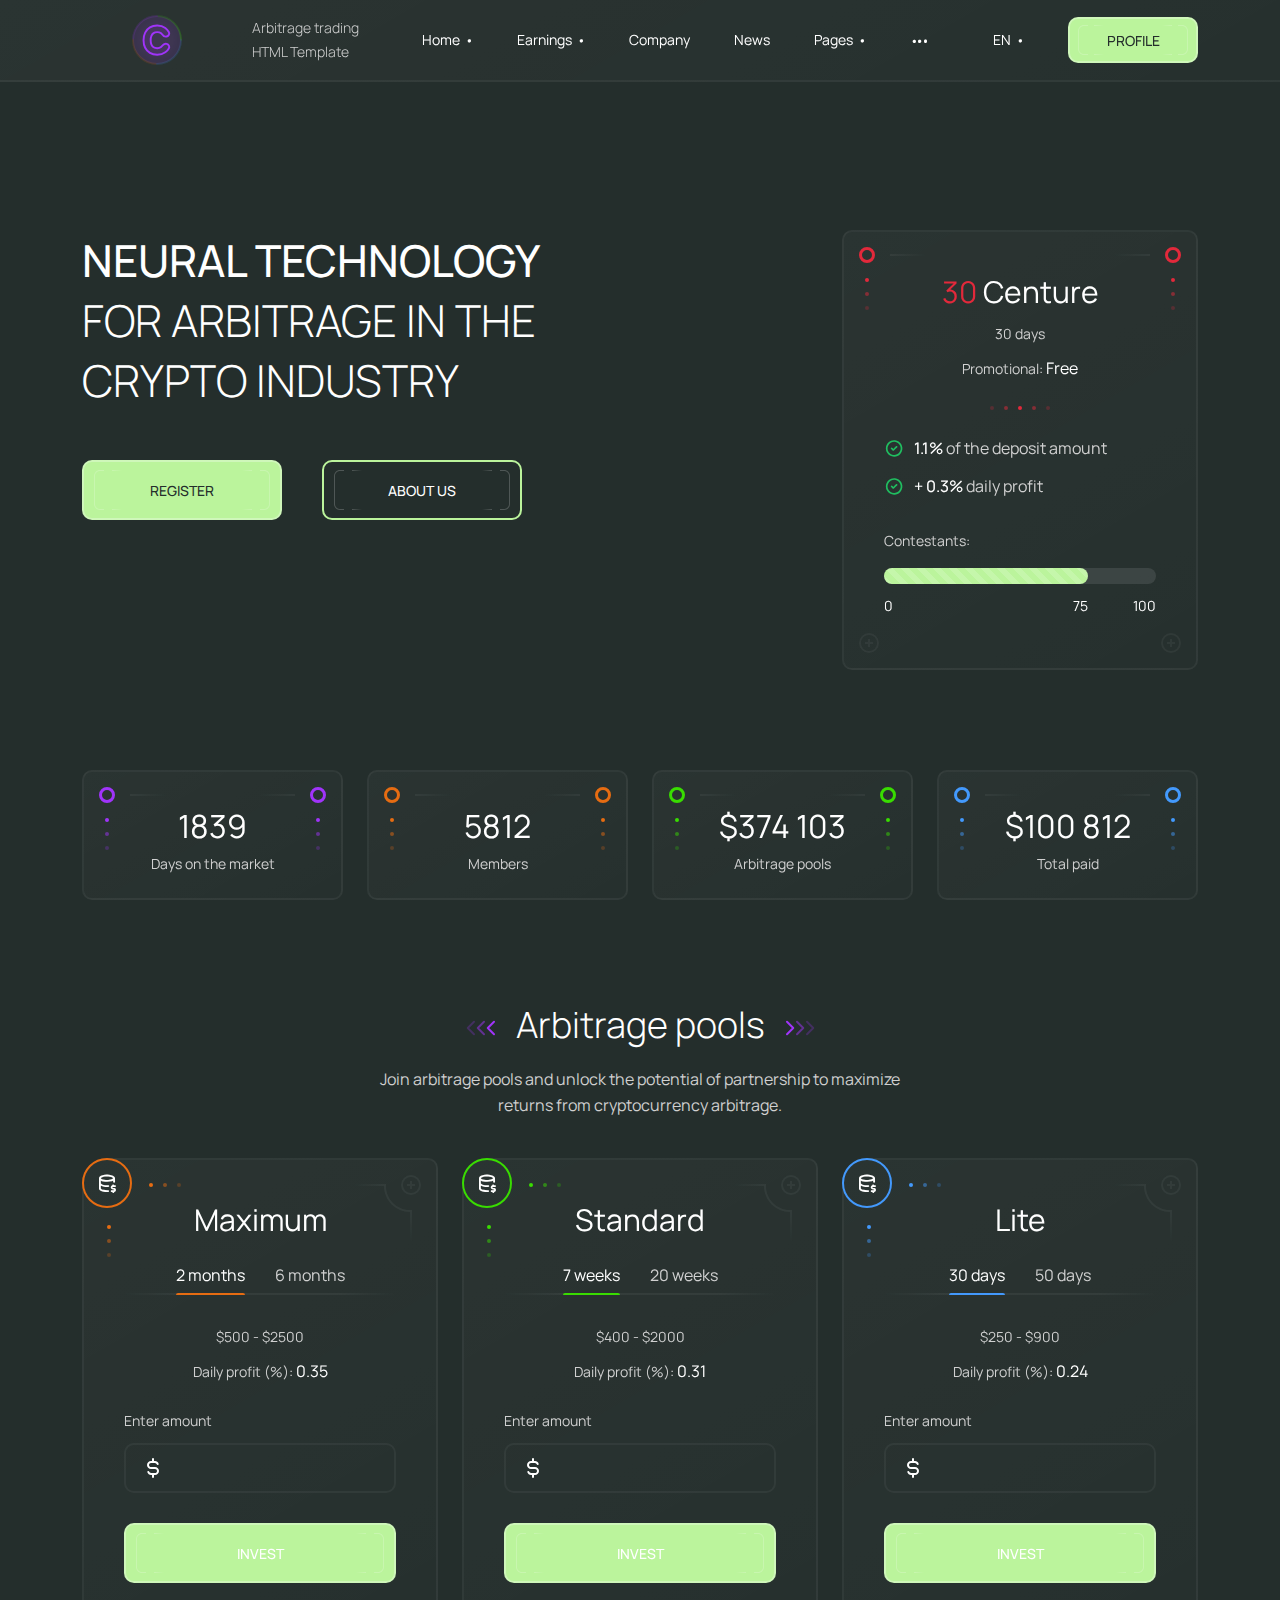
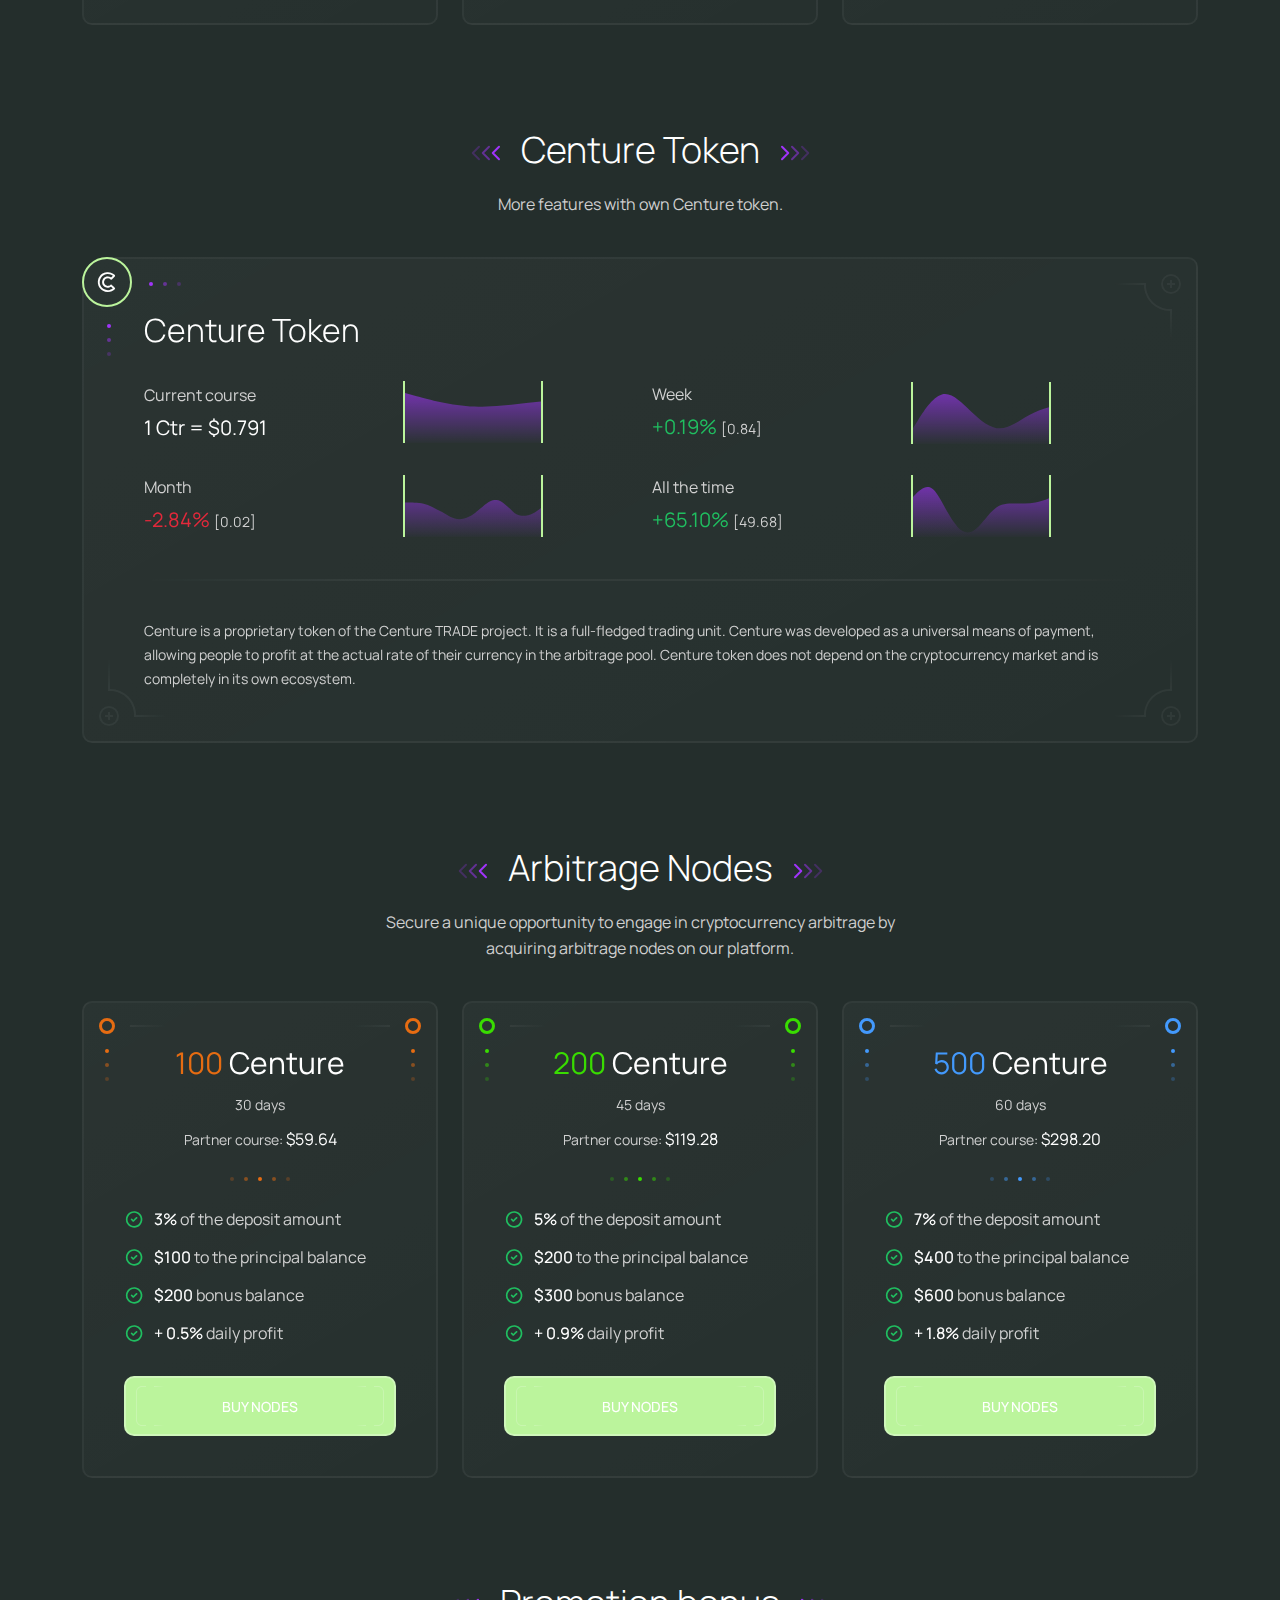
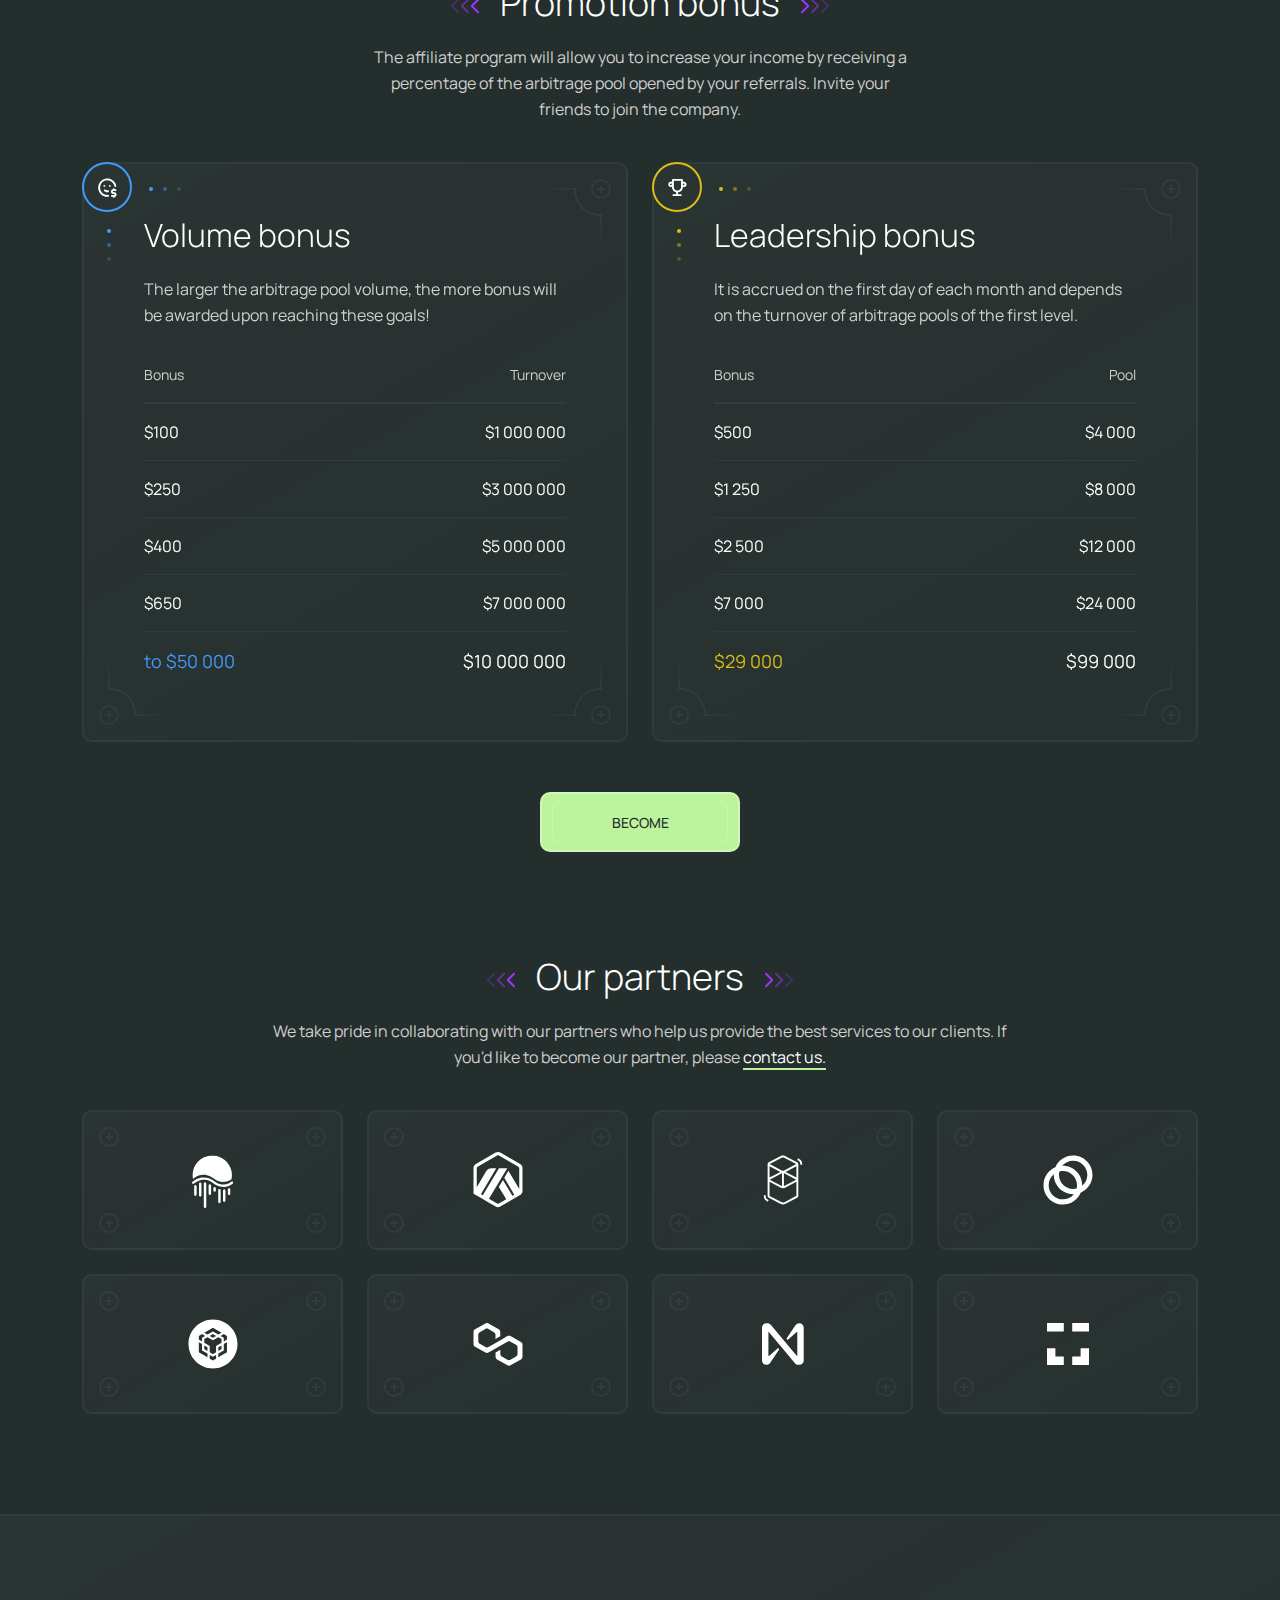
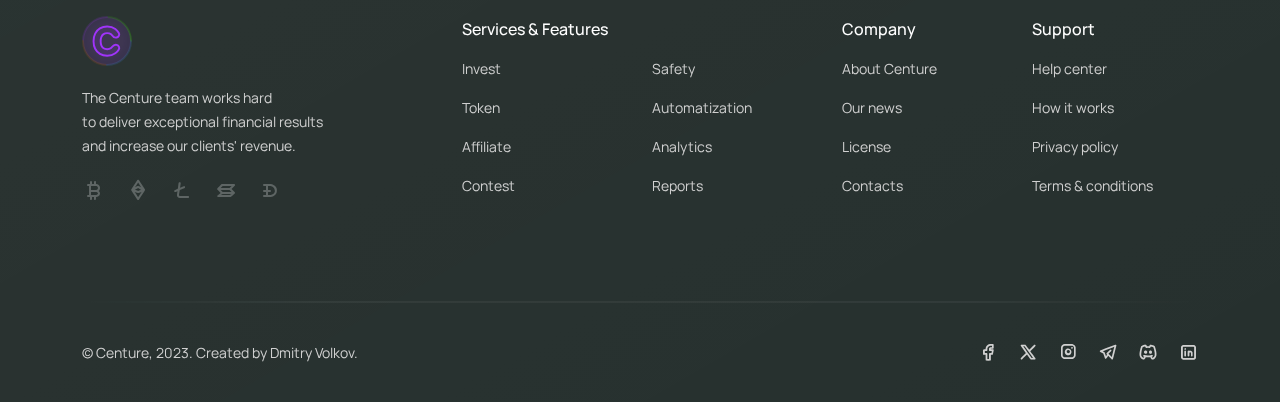
<file: index2.html>
<!DOCTYPE html>
<html lang="en">
<head>
	<meta charset="utf-8">
	<meta name="viewport" content="width=device-width, initial-scale=1, shrink-to-fit=no">

	<!-- CSS -->
	<link rel="stylesheet" href="css/bootstrap.min.css">
	<link rel="stylesheet" href="css/splide.min.css">
	<link rel="stylesheet" href="css/main.css">

	<!-- Icon font -->
	<link rel="stylesheet" href="webfont/tabler-icons.min.css">

	<!-- Favicons -->
	<link rel="icon" type="image/png" href="icon/favicon-32x32.png" sizes="32x32">
	<link rel="apple-touch-icon" href="icon/favicon-32x32.png">

	<meta name="description" content="Arbitrage trading HTML Template">
	<meta name="keywords" content="">
	<meta name="author" content="Dmitry Volkov">
	<title>Centure – Arbitrage trading HTML Template</title>
</head>

<body class="body body--home">
	<!-- header -->
	<header class="header">
		<div class="container">
			<div class="row">
				<div class="col-12">
					<div class="header__content">
						<!-- btn -->
						<button class="header__btn" type="button" aria-label="header__nav">
							<span></span>
							<span></span>
							<span></span>
						</button>
						<!-- end btn -->

						<!-- logo -->
						<a href="index.html" class="header__logo">
							<img src="img/logo.svg" alt="">
						</a>
						<!-- end logo -->

						<!-- tagline -->
						<span class="header__tagline">Arbitrage trading <br>HTML Template</span>
						<!-- end tagline -->

						<!-- navigation -->
						<ul class="header__nav" id="header__nav">
							<li class="header__dropdown">
								<a class="dropdown-link" href="#" role="button" data-bs-toggle="dropdown" aria-expanded="false">Home <i class="ti ti-point-filled"></i></a>

								<ul class="dropdown-menu header__dropdown-menu">
									<li><a href="index.html">Home style v1</a></li>
									<li><a href="index2.html">Home style v2</a></li>
								</ul>
							</li>

							<li class="header__dropdown">
								<a class="dropdown-link" href="#" role="button" data-bs-toggle="dropdown" aria-expanded="false">Earnings <i class="ti ti-point-filled"></i></a>

								<ul class="dropdown-menu header__dropdown-menu">
									<li><a href="invest.html">Invest</a></li>
									<li><a href="token.html">Token</a></li>
									<li><a href="affiliate.html">Affiliate</a></li>
									<li><a href="contest.html">Contest</a></li>
								</ul>
							</li>

							<li>
								<a href="about.html">Company</a>
							</li>

							<li>
								<a href="blog.html">News</a>
							</li>

							<li class="header__dropdown">
								<a class="dropdown-link" href="#" role="button" data-bs-toggle="dropdown" aria-expanded="false">Pages <i class="ti ti-point-filled"></i></a>

								<ul class="dropdown-menu header__dropdown-menu">
									<li><a href="how.html">How it works</a></li>
									<li><a href="reports.html">Reports</a></li>
									<li><a href="profile.html">Profile</a></li>
									<li><a href="article.html">Article</a></li>
									<li><a href="contacts.html">Get in touch</a></li>
									<li><a href="faq.html">FAQ</a></li>
								</ul>
							</li>

							<li class="header__dropdown">
								<a class="dropdown-link dropdown-link--menu" href="#" role="button" data-bs-toggle="dropdown" aria-expanded="false"><i class="ti ti-dots"></i></a>

								<ul class="dropdown-menu header__dropdown-menu">
									<li><a href="signin.html">Sign in</a></li>
									<li><a href="signup.html">Sign up</a></li>
									<li><a href="forgot.html">Forgot password</a></li>
									<li><a href="404.html">404 Page</a></li>
									<li><a href="privacy.html">Privacy policy</a></li>
								</ul>
							</li>
						</ul>
						<!-- end navigation -->

						<!-- language -->
						<div class="header__language">
							<a class="dropdown-link" href="#" role="button" data-bs-toggle="dropdown" aria-expanded="false">EN <i class="ti ti-point-filled"></i></a>

							<ul class="dropdown-menu header__language-menu">
								<li><a href="#">English</a></li>
								<li><a href="#">Spanish</a></li>
								<li><a href="#">French</a></li>
							</ul>
						</div>
						<!-- end language -->

						<!-- profile -->
						<a href="profile.html" class="header__profile">
							<i class="ti ti-user-circle"></i>
							<span>Profile</span>
						</a>
						<!-- end profile -->
					</div>
				</div>
			</div>
		</div>
	</header>
	<!-- end header -->

	<!-- hero -->
	<section class="hero">
		<div class="container">
			<div class="row">
				<div class="col-12 col-lg-7 col-xl-6">
					<!-- hero first -->
					<div class="hero__content hero__content--first">
						<h1 class="hero__title"><strong>Neural technology</strong> <br>for arbitrage in the crypto industry</h1>

						<div class="hero__btns">
							<a href="signin.html" class="hero__btn">Register</a>
							<a href="about.html" class="hero__btn hero__btn--light">About us</a>
						</div>
					</div>
					<!-- end hero first -->
				</div>

				<div class="col-12 col-md-6 col-lg-5 col-xl-4 offset-xl-2">
					<!-- hero second -->
					<div class="hero__content hero__content--second">
						<!-- node -->
						<div class="node node--hero">
							<h3 class="node__title node__title--red"><b>30</b> Centure</h3>
							<span class="node__date">30 days</span>
							<span class="node__price">Promotional: <b>Free</b></span>
							<span class="node__line"><img src="img/dodgers/dots--line-red.svg" alt=""></span>

							<ul class="node__list">
								<li><i class="ti ti-circle-check"></i><b>1.1%</b> of the deposit amount</li>
								<li><i class="ti ti-circle-check"></i><b>+ 0.3%</b> daily profit</li>
							</ul>

							<!-- progressbar -->
							<div class="progressbar progressbar--cta">
								<h3 class="progressbar__title">Contestants:</h3>
								<div class="progress" role="progressbar" aria-label="Animated striped" aria-valuenow="75" aria-valuemin="0" aria-valuemax="100"><div class="progress-bar progress-bar-striped progress-bar-animated" style="width: 75%"><span>75</span></div></div>
								<div class="progressbar__values">
									<span class="progressbar__value progressbar__value--left">0</span>
									<span class="progressbar__value progressbar__value--right">100</span>
								</div>
							</div>
							<!-- end progressbar -->
							
							<!-- design elements -->
							<span class="stats__dodger stats__dodger--left stats__dodger--red"></span>
							<span class="stats__dodger stats__dodger--right stats__dodger--red"></span>
							<span class="screw screw--br"></span>
							<span class="screw screw--bl"></span>
						</div>
						<!-- end node -->
					</div>
					<!-- end hero second -->
				</div>
			</div>
		</div>
	</section>
	<!-- end hero -->

	<!-- statistics -->
	<div class="section">
		<div class="container">
			<div class="row">
				<div class="col-12 col-sm-6 col-xl-3">
					<!-- stats -->
					<div class="stats">
						<span class="stats__value">1839</span>
						<p class="stats__name">Days on the market</p>

						<!-- design elements -->
						<span class="stats__dodger stats__dodger--left stats__dodger--purple"></span>
						<span class="stats__dodger stats__dodger--right stats__dodger--purple"></span>
					</div>
					<!-- end stats -->
				</div>

				<div class="col-12 col-sm-6 col-xl-3">
					<!-- stats -->
					<div class="stats">
						<span class="stats__value">5812</span>
						<p class="stats__name">Members</p>

						<!-- design elements -->
						<span class="stats__dodger stats__dodger--left stats__dodger--orange"></span>
						<span class="stats__dodger stats__dodger--right stats__dodger--orange"></span>
					</div>
					<!-- end stats -->
				</div>

				<div class="col-12 col-sm-6 col-xl-3">
					<!-- stats -->
					<div class="stats">
						<span class="stats__value">$374 103</span>
						<p class="stats__name">Arbitrage pools</p>

						<!-- design elements -->
						<span class="stats__dodger stats__dodger--left stats__dodger--green"></span>
						<span class="stats__dodger stats__dodger--right stats__dodger--green"></span>
					</div>
					<!-- end stats -->
				</div>

				<div class="col-12 col-sm-6 col-xl-3">
					<!-- stats -->
					<div class="stats">
						<span class="stats__value">$100 812</span>
						<p class="stats__name">Total paid</p>

						<!-- design elements -->
						<span class="stats__dodger stats__dodger--left stats__dodger--blue"></span>
						<span class="stats__dodger stats__dodger--right stats__dodger--blue"></span>
					</div>
					<!-- end stats -->
				</div>
			</div>
		</div>
	</div>
	<!-- end statistics -->

	<!-- arbitrage pools -->
	<div class="section">
		<div class="container">
			<div class="row">
				<!-- title -->
				<div class="col-12 col-lg-8 offset-lg-2 col-xl-6 offset-xl-3">
					<div class="section__title">
						<h2>Arbitrage pools</h2>
						<p>Join arbitrage pools and unlock the potential of partnership to maximize returns from cryptocurrency arbitrage.</p>
					</div>
				</div>
				<!-- end title -->
			</div>

			<div class="row">
				<div class="col-12 col-md-6 col-lg-4">
					<!-- arbitrage pool -->
					<div class="apool">
						<h3 class="apool__title">Maximum</h3>

						<!-- tabs nav -->
						<ul class="nav nav-tabs apool__tabs apool__tabs--orange" id="apool__tabs1" role="tablist">
							<li class="nav-item" role="presentation">
								<button class="active" data-bs-toggle="tab" data-bs-target="#atab-1" type="button" role="tab" aria-controls="atab-1" aria-selected="true">2 months</button>
							</li>

							<li class="nav-item" role="presentation">
								<button data-bs-toggle="tab" data-bs-target="#atab-2" type="button" role="tab" aria-controls="atab-2" aria-selected="false">6 months</button>
							</li>
						</ul>
						<!-- tabs nav -->

						<!-- tabs content -->
						<div class="tab-content">
							<div class="tab-pane fade show active" id="atab-1" role="tabpanel">
								<div class="apool__content">
									<span class="apool__value">$500 - $2500</span>
									<span class="apool__profit">Daily profit (%): <b>0.35</b></span>
								</div>
							</div>

							<div class="tab-pane fade" id="atab-2" role="tabpanel">
								<div class="apool__content">
									<span class="apool__value">$800 - $3000</span>
									<span class="apool__profit">Daily profit (%): <b>0.42</b></span>
								</div>
							</div>
						</div>
						<!-- end tabs content -->

						<div class="apool__group">
							<label for="pool1" class="apool__label">Enter amount</label>
							<input id="pool1" name="pool1" type="text" class="apool__input">
						</div>

						<button class="apool__btn" data-bs-target="#modal-apool" type="button" data-bs-toggle="modal">Invest</button>
						
						<!-- design elements -->
						<span class="block-icon block-icon--orange">
							<i class="ti ti-database-dollar"></i>
						</span>
						<span class="screw screw--lines-tr"></span>
					</div>
					<!-- end arbitrage pool -->
				</div>

				<div class="col-12 col-md-6 col-lg-4">
					<!-- arbitrage pool -->
					<div class="apool">
						<h3 class="apool__title">Standard</h3>

						<!-- tabs nav -->
						<ul class="nav nav-tabs apool__tabs apool__tabs--green" id="apool__tabs2" role="tablist">
							<li class="nav-item" role="presentation">
								<button class="active" data-bs-toggle="tab" data-bs-target="#atab-3" type="button" role="tab" aria-controls="atab-3" aria-selected="true">7 weeks</button>
							</li>

							<li class="nav-item" role="presentation">
								<button data-bs-toggle="tab" data-bs-target="#atab-4" type="button" role="tab" aria-controls="atab-4" aria-selected="false">20 weeks</button>
							</li>
						</ul>
						<!-- tabs nav -->

						<!-- tabs content -->
						<div class="tab-content">
							<div class="tab-pane fade show active" id="atab-3" role="tabpanel">
								<div class="apool__content">
									<span class="apool__value">$400 - $2000</span>
									<span class="apool__profit">Daily profit (%): <b>0.31</b></span>
								</div>
							</div>

							<div class="tab-pane fade" id="atab-4" role="tabpanel">
								<div class="apool__content">
									<span class="apool__value">$600 - $2500</span>
									<span class="apool__profit">Daily profit (%): <b>0.37</b></span>
								</div>
							</div>
						</div>
						<!-- end tabs content -->

						<div class="apool__group">
							<label for="pool2" class="apool__label">Enter amount</label>
							<input id="pool2" name="pool2" type="text" class="apool__input">
						</div>

						<button class="apool__btn" data-bs-target="#modal-apool" type="button" data-bs-toggle="modal">Invest</button>
						
						<!-- design elements -->
						<span class="block-icon block-icon--green">
							<i class="ti ti-database-dollar"></i>
						</span>
						<span class="screw screw--lines-tr"></span>
					</div>
					<!-- end arbitrage pool -->
				</div>

				<div class="col-12 col-lg-4">
					<!-- arbitrage pool -->
					<div class="apool">
						<h3 class="apool__title">Lite</h3>

						<!-- tabs nav -->
						<ul class="nav nav-tabs apool__tabs apool__tabs--blue" id="apool__tabs3" role="tablist">
							<li class="nav-item" role="presentation">
								<button class="active" data-bs-toggle="tab" data-bs-target="#atab-5" type="button" role="tab" aria-controls="atab-5" aria-selected="true">30 days</button>
							</li>

							<li class="nav-item" role="presentation">
								<button data-bs-toggle="tab" data-bs-target="#atab-6" type="button" role="tab" aria-controls="atab-6" aria-selected="false">50 days</button>
							</li>
						</ul>
						<!-- tabs nav -->

						<!-- tabs content -->
						<div class="tab-content">
							<div class="tab-pane fade show active" id="atab-5" role="tabpanel">
								<div class="apool__content">
									<span class="apool__value">$250 - $900</span>
									<span class="apool__profit">Daily profit (%): <b>0.24</b></span>
								</div>
							</div>

							<div class="tab-pane fade" id="atab-6" role="tabpanel">
								<div class="apool__content">
									<span class="apool__value">$350 - $1400</span>
									<span class="apool__profit">Daily profit (%): <b>0.29</b></span>
								</div>
							</div>
						</div>
						<!-- end tabs content -->

						<div class="apool__group">
							<label for="pool3" class="apool__label">Enter amount</label>
							<input id="pool3" name="pool3" type="text" class="apool__input">
						</div>

						<button class="apool__btn" data-bs-target="#modal-apool" type="button" data-bs-toggle="modal">Invest</button>
						
						<!-- design elements -->
						<span class="block-icon block-icon--blue">
							<i class="ti ti-database-dollar"></i>
						</span>
						<span class="screw screw--lines-tr"></span>
					</div>
					<!-- end arbitrage pool -->
				</div>
			</div>
		</div>
	</div>
	<!-- end arbitrage pools -->

	<!-- token -->
	<div class="section">
		<div class="container">
			<div class="row">
				<!-- title -->
				<div class="col-12 col-md-10 offset-md-1 col-lg-6 offset-lg-3">
					<div class="section__title">
						<h2>Centure Token</h2>
						<p>More features with own Centure token.</p>
					</div>
				</div>
				<!-- end title -->
			</div>

			<div class="row row--relative">
				<div class="col-12">
					<!-- invest -->
					<div class="invest invest--big">
						<h2 class="invest__title">Centure Token</h2>

						<div class="row">
							<div class="col-12 col-lg-5">
								<div class="invest__rate-wrap">
									<div class="invest__rate">
										<span>Current course</span>
										<p>1 Ctr = $0.791</p>
									</div>

									<div class="invest__graph">
										<img src="img/graph/graph2.svg" alt="">
									</div>
								</div>
							</div>

							<div class="col-12 col-lg-5 offset-lg-1">
								<div class="invest__rate-wrap">
									<div class="invest__rate">
										<span>Week</span>
										<!-- or .red -->
										<p class="green">+0.19% <small>[0.84]</small></p>
									</div>

									<div class="invest__graph">
										<img src="img/graph/graph1.svg" alt="">
									</div>
								</div>
							</div>

							<div class="col-12 col-lg-5">
								<div class="invest__rate-wrap">
									<div class="invest__rate">
										<span>Month</span>
										<p class="red">-2.84% <small>[0.02]</small></p>
									</div>

									<div class="invest__graph">
										<img src="img/graph/graph3.svg" alt="">
									</div>
								</div>
							</div>

							<div class="col-12 col-lg-5 offset-lg-1">
								<div class="invest__rate-wrap">
									<div class="invest__rate">
										<span>All the time</span>
										<p class="green">+65.10% <small>[49.68]</small></p>
									</div>

									<div class="invest__graph">
										<img src="img/graph/graph4.svg" alt="">
									</div>
								</div>
							</div>
						</div>

						<p class="invest__info">Centure is a proprietary token of the Centure TRADE project. It is a full-fledged trading unit. Centure was developed as a universal means of payment, allowing people to profit at the actual rate of their currency in the arbitrage pool. Centure token does not depend on the cryptocurrency market and is completely in its own ecosystem.</p>

						<!-- design elements -->
						<span class="block-icon block-icon--purple">
							<i class="ti ti-brand-coinbase"></i>
						</span>
						<span class="screw screw--lines-bl"></span>
						<span class="screw screw--lines-br"></span>
						<span class="screw screw--lines-tr"></span>
					</div>
					<!-- end invest -->
				</div>

				<!-- animation background -->
				<div class="section__canvas section__canvas--page section__canvas--first" id="canvas"></div>
			</div>
		</div>
	</div>
	<!-- end token -->

	<!-- nodes -->
	<section class="section">
		<div class="container">
			<div class="row">
				<!-- title -->
				<div class="col-12 col-md-8 offset-md-2 col-lg-6 offset-lg-3">
					<div class="section__title">
						<h2>Arbitrage Nodes</h2>
						<p>Secure a unique opportunity to engage in cryptocurrency arbitrage by acquiring arbitrage nodes on our platform.</p>
					</div>
				</div>
				<!-- end title -->
			</div>

			<div class="row">
				<div class="col-12 col-md-6 col-lg-4">
					<!-- node -->
					<div class="node">
						<h3 class="node__title node__title--orange"><b>100</b> Centure</h3>
						<span class="node__date">30 days</span>
						<span class="node__price">Partner course: <b>$59.64</b></span>
						<span class="node__line"><img src="img/dodgers/dots--line-orange.svg" alt=""></span>

						<ul class="node__list">
							<li><i class="ti ti-circle-check"></i><b>3%</b> of the deposit amount</li>
							<li><i class="ti ti-circle-check"></i><b>$100</b> to the principal balance</li>
							<li><i class="ti ti-circle-check"></i><b>$200</b> bonus balance</li>
							<li><i class="ti ti-circle-check"></i><b>+ 0.5%</b> daily profit</li>
						</ul>

						<button class="node__btn" data-bs-target="#modal-node" type="button" data-bs-toggle="modal">Buy Nodes</button>
						
						<!-- design elements -->
						<span class="stats__dodger stats__dodger--left stats__dodger--orange"></span>
						<span class="stats__dodger stats__dodger--right stats__dodger--orange"></span>
					</div>
					<!-- end node -->
				</div>

				<div class="col-12 col-md-6 col-lg-4">
					<!-- node -->
					<div class="node">
						<h3 class="node__title node__title--green"><b>200</b> Centure</h3>
						<span class="node__date">45 days</span>
						<span class="node__price">Partner course: <b>$119.28</b></span>
						<span class="node__line"><img src="img/dodgers/dots--line-green.svg" alt=""></span>

						<ul class="node__list">
							<li><i class="ti ti-circle-check"></i><b>5%</b> of the deposit amount</li>
							<li><i class="ti ti-circle-check"></i><b>$200</b> to the principal balance</li>
							<li><i class="ti ti-circle-check"></i><b>$300</b> bonus balance</li>
							<li><i class="ti ti-circle-check"></i><b>+ 0.9%</b> daily profit</li>
						</ul>

						<button class="node__btn" data-bs-target="#modal-node" type="button" data-bs-toggle="modal">Buy Nodes</button>
						
						<!-- design elements -->
						<span class="stats__dodger stats__dodger--left stats__dodger--green"></span>
						<span class="stats__dodger stats__dodger--right stats__dodger--green"></span>
					</div>
					<!-- end node -->
				</div>

				<div class="col-12 col-lg-4">
					<!-- node -->
					<div class="node">
						<h3 class="node__title node__title--blue"><b>500</b> Centure</h3>
						<span class="node__date">60 days</span>
						<span class="node__price">Partner course: <b>$298.20</b></span>
						<span class="node__line"><img src="img/dodgers/dots--line-blue.svg" alt=""></span>

						<ul class="node__list">
							<li><i class="ti ti-circle-check"></i><b>7%</b> of the deposit amount</li>
							<li><i class="ti ti-circle-check"></i><b>$400</b> to the principal balance</li>
							<li><i class="ti ti-circle-check"></i><b>$600</b> bonus balance</li>
							<li><i class="ti ti-circle-check"></i><b>+ 1.8%</b> daily profit</li>
						</ul>

						<button class="node__btn" data-bs-target="#modal-node" type="button" data-bs-toggle="modal">Buy Nodes</button>
						
						<!-- design elements -->
						<span class="stats__dodger stats__dodger--left stats__dodger--blue"></span>
						<span class="stats__dodger stats__dodger--right stats__dodger--blue"></span>
					</div>
					<!-- end node -->
				</div>
			</div>
		</div>
	</section>
	<!-- end nodes -->

	<!-- affiliate -->
	<section class="section">
		<div class="container">
			<div class="row">
				<!-- title -->
				<div class="col-12 col-md-10 offset-md-1 col-lg-6 offset-lg-3">
					<div class="section__title">
						<h2>Promotion bonus</h2>
						<p>The affiliate program will allow you to increase your income by receiving a percentage of the arbitrage pool opened by your referrals. Invite your friends to join the company.</p>
					</div>
				</div>
				<!-- end title -->
			</div>

			<div class="row row--relative">
				<div class="col-12 col-lg-6">
					<!-- invest -->
					<div class="invest invest--big">
						<h2 class="invest__title">Volume bonus</h2>

						<p class="invest__text">The larger the arbitrage pool volume, the more bonus will be awarded upon reaching these goals!</p>

						<table class="invest__table">
							<thead>
								<tr>
									<th>Bonus</th>
									<th>Turnover</th>
								</tr>
							</thead>
							<tbody>
								<tr>
									<td>$100</td>
									<td>$1 000 000</td>
								</tr>
								<tr>
									<td>$250</td>
									<td>$3 000 000</td>
								</tr>
								<tr>
									<td>$400</td>
									<td>$5 000 000</td>
								</tr>
								<tr>
									<td>$650</td>
									<td>$7 000 000</td>
								</tr>
								<tr>
									<td class="blue">to $50 000</td>
									<td>$10 000 000</td>
								</tr>
							</tbody>
						</table>

						<!-- design elements -->
						<span class="block-icon block-icon--blue">
							<i class="ti ti-mood-dollar"></i>
						</span>
						<span class="screw screw--lines-bl"></span>
						<span class="screw screw--lines-br"></span>
						<span class="screw screw--lines-tr"></span>
					</div>
					<!-- end invest -->
				</div>

				<div class="col-12 col-lg-6">
					<!-- invest -->
					<div class="invest invest--big">
						<h2 class="invest__title">Leadership bonus</h2>

						<p class="invest__text">It is accrued on the first day of each month and depends on the turnover of arbitrage pools of the first level.</p>

						<table class="invest__table">
							<thead>
								<tr>
									<th>Bonus</th>
									<th>Pool</th>
								</tr>
							</thead>
							<tbody>
								<tr>
									<td>$500</td>
									<td>$4 000</td>
								</tr>
								<tr>
									<td>$1 250</td>
									<td>$8 000</td>
								</tr>
								<tr>
									<td>$2 500</td>
									<td>$12 000</td>
								</tr>
								<tr>
									<td>$7 000</td>
									<td>$24 000</td>
								</tr>
								<tr>
									<td class="yellow">$29 000</td>
									<td>$99 000</td>
								</tr>
							</tbody>
						</table>

						<!-- design elements -->
						<span class="block-icon block-icon--yellow">
							<i class="ti ti-trophy"></i>
						</span>
						<span class="screw screw--lines-bl"></span>
						<span class="screw screw--lines-br"></span>
						<span class="screw screw--lines-tr"></span>
					</div>
					<!-- end invest -->
				</div>

				<!-- animation background -->
				<div class="section__canvas section__canvas--page section__canvas--second" id="canvas2"></div>
			</div>

			<div class="row">
				<div class="col-12">
					<!-- section btns -->
					<div class="section__btns">
						<a href="signin.html" class="section__btn">Become</a>
					</div>
					<!-- end section btns -->
				</div>
			</div>
		</div>
	</section>
	<!-- end affiliate -->

	<!-- partners -->
	<section class="section">
		<div class="container">
			<div class="row">
				<!-- title -->
				<div class="col-12 col-md-8 offset-md-2 col-lg-6 offset-lg-3 col-xl-8 offset-xl-2">
					<div class="section__title">
						<h2>Our partners</h2>
						<p>We take pride in collaborating with our partners who help us provide the best services to our clients. If you'd like to become our partner, please <a href="contacts.html">contact us.</a></p>
					</div>
				</div>
				<!-- end title -->
			</div>

			<div class="row">
				<div class="col-6 col-lg-3">
					<!-- partner -->
					<a href="#" class="partner">
						<img src="img/partners/logo1.svg" alt="">
						<p>thesponsor.com</p>

						<!-- design elements -->
						<span class="screw screw--br"></span>
						<span class="screw screw--bl"></span>
						<span class="screw screw--tr"></span>
						<span class="screw screw--tl"></span>
					</a>
					<!-- end partner -->
				</div>

				<div class="col-6 col-lg-3">
					<!-- partner -->
					<a href="#" class="partner">
						<img src="img/partners/logo2.svg" alt="">
						<p>thesponsor.com</p>

						<!-- design elements -->
						<span class="screw screw--br"></span>
						<span class="screw screw--bl"></span>
						<span class="screw screw--tr"></span>
						<span class="screw screw--tl"></span>
					</a>
					<!-- end partner -->
				</div>

				<div class="col-6 col-lg-3">
					<!-- partner -->
					<a href="#" class="partner">
						<img src="img/partners/logo3.svg" alt="">
						<p>thesponsor.com</p>

						<!-- design elements -->
						<span class="screw screw--br"></span>
						<span class="screw screw--bl"></span>
						<span class="screw screw--tr"></span>
						<span class="screw screw--tl"></span>
					</a>
					<!-- end partner -->
				</div>

				<div class="col-6 col-lg-3">
					<!-- partner -->
					<a href="#" class="partner">
						<img src="img/partners/logo4.svg" alt="">
						<p>thesponsor.com</p>

						<!-- design elements -->
						<span class="screw screw--br"></span>
						<span class="screw screw--bl"></span>
						<span class="screw screw--tr"></span>
						<span class="screw screw--tl"></span>
					</a>
					<!-- end partner -->
				</div>

				<div class="col-6 col-lg-3">
					<!-- partner -->
					<a href="#" class="partner">
						<img src="img/partners/logo5.svg" alt="">
						<p>thesponsor.com</p>

						<!-- design elements -->
						<span class="screw screw--br"></span>
						<span class="screw screw--bl"></span>
						<span class="screw screw--tr"></span>
						<span class="screw screw--tl"></span>
					</a>
					<!-- end partner -->
				</div>

				<div class="col-6 col-lg-3">
					<!-- partner -->
					<a href="#" class="partner">
						<img src="img/partners/logo6.svg" alt="">
						<p>thesponsor.com</p>

						<!-- design elements -->
						<span class="screw screw--br"></span>
						<span class="screw screw--bl"></span>
						<span class="screw screw--tr"></span>
						<span class="screw screw--tl"></span>
					</a>
					<!-- end partner -->
				</div>

				<div class="col-6 col-lg-3">
					<!-- partner -->
					<a href="#" class="partner">
						<img src="img/partners/logo7.svg" alt="">
						<p>thesponsor.com</p>

						<!-- design elements -->
						<span class="screw screw--br"></span>
						<span class="screw screw--bl"></span>
						<span class="screw screw--tr"></span>
						<span class="screw screw--tl"></span>
					</a>
					<!-- end partner -->
				</div>

				<div class="col-6 col-lg-3">
					<!-- partner -->
					<a href="#" class="partner">
						<img src="img/partners/logo8.svg" alt="">
						<p>thesponsor.com</p>

						<!-- design elements -->
						<span class="screw screw--br"></span>
						<span class="screw screw--bl"></span>
						<span class="screw screw--tr"></span>
						<span class="screw screw--tl"></span>
					</a>
					<!-- end partner -->
				</div>
			</div>
		</div>
	</section>
	<!-- end partners -->

	<!-- footer -->
	<footer class="footer">
		<div class="container">
			<div class="row">
				<div class="col-12 col-sm-8 col-md-6 col-lg-6 col-xl-4 order-1 order-lg-4 order-xl-1">
					<!-- footer logo -->
					<div class="footer__logo">
						<img src="img/logo.svg" alt="">
					</div>
					<!-- end footer logo -->

					<!-- footer tagline -->
					<p class="footer__tagline">The Centure team works hard <br>to deliver exceptional financial results <br>and increase our clients' revenue.</p>
					<!-- end footer tagline -->

					<!-- footer currencies -->
					<div class="footer__currencies">
						<i class="ti ti-currency-bitcoin"></i>
						<i class="ti ti-currency-ethereum"></i>
						<i class="ti ti-currency-litecoin"></i>
						<i class="ti ti-currency-solana"></i>
						<i class="ti ti-currency-dogecoin"></i>
					</div>
					<!-- end footer currencies -->
				</div>

				<!-- navigation -->
				<div class="col-6 col-md-4 col-lg-3 col-xl-2 order-3 order-md-2 order-lg-2 order-xl-3 offset-md-2 offset-lg-0">
					<h6 class="footer__title">Company</h6>
					<div class="footer__nav">
						<a href="about.html">About Centure</a>
						<a href="blog.html">Our news</a>
						<a href="about.html">License</a>
						<a href="contacts.html">Contacts</a>
					</div>
				</div>

				<div class="col-12 col-md-8 col-lg-6 col-xl-4 order-2 order-md-3 order-lg-1 order-xl-2">
					<div class="row">
						<div class="col-12">
							<h6 class="footer__title">Services & Features</h6>
						</div>

						<div class="col-6">
							<div class="footer__nav">
								<a href="invest.html">Invest</a>
								<a href="token.html">Token</a>
								<a href="affiliate.html">Affiliate</a>
								<a href="contest.html">Contest</a>
							</div>
						</div>

						<div class="col-6">
							<div class="footer__nav">
								<a href="about.html">Safety</a>
								<a href="about.html">Automatization</a>
								<a href="about.html">Analytics</a>
								<a href="reports.html">Reports</a>
							</div>
						</div>
					</div>
				</div>

				<div class="col-6 col-md-4 col-lg-3 col-xl-2 order-4 order-md-4 order-lg-3 order-xl-4">
					<h6 class="footer__title">Support</h6>
					<div class="footer__nav">
						<a href="faq.html">Help center</a>
						<a href="how.html">How it works</a>
						<a href="privacy.html">Privacy policy</a>
						<a href="privacy.html">Terms & conditions</a>
					</div>
				</div>
				<!-- end navigation -->
			</div>

			<div class="row">
				<div class="col-12">
					<div class="footer__content">
						<!-- footer social -->
						<div class="footer__social">
							<a href="#" target="_blank"><i class="ti ti-brand-facebook"></i></a>
							<a href="#" target="_blank"><i class="ti ti-brand-x"></i></a>
							<a href="#" target="_blank"><i class="ti ti-brand-instagram"></i></a>
							<a href="#" target="_blank"><i class="ti ti-brand-telegram"></i></a>
							<a href="#" target="_blank"><i class="ti ti-brand-discord"></i></a>
							<a href="#" target="_blank"><i class="ti ti-brand-linkedin"></i></a>
						</div>
						<!-- end footer social -->

						<!-- footer copyright -->
						<small class="footer__copyright">© Centure, 2023. Created by <a href="https://themeforest.net/user/dmitryvolkov/portfolio" target="_blank">Dmitry Volkov</a>.</small>
						<!-- end footer copyright -->
					</div>
				</div>
			</div>
		</div>

		<!-- design elements -->
		<span class="screw screw--footer screw--footer-bl"></span>
		<span class="screw screw--footer screw--footer-br"></span>
		<span class="screw screw--footer screw--footer-tr"></span>
		<span class="screw screw--footer screw--footer-tl"></span>
	</footer>
	<!-- end footer -->

	<!-- arbitrage pool modal -->
	<div class="modal modal--auto fade" id="modal-apool" tabindex="-1" aria-labelledby="modal-apool" aria-hidden="true">
		<div class="modal-dialog modal-dialog-centered">
			<div class="modal-content">
				<div class="modal__content">
					<button class="modal__close" type="button" data-bs-dismiss="modal" aria-label="Close"><i class="ti ti-x"></i></button>

					<h4 class="modal__title">Invest</h4>

					<p class="modal__text">You can spend money from your account to renew connected packages or pay in other available ways.</p>

					<form action="#" class="modal__form">
						<div class="form__group">
							<label class="form__label">Сheck to:</label>
							<input name="mail" type="text" class="form__input" placeholder="Email">
						</div>

						<div class="form__group">
							<label class="form__label">Payment method:</label>

							<ul class="form__radio">
								<li>
									<input id="type1" type="radio" name="type" checked="">
									<label for="type1">My balance</label>
								</li>
								<li>
									<input id="type2" type="radio" name="type">
									<label for="type2">Visa / Mastercard</label>
								</li>
								<li>
									<input id="type3" type="radio" name="type">
									<label for="type3">Paypal</label>
								</li>
							</ul>
						</div>

						<button class="form__btn" type="button">Proceed</button>
					</form>

					<!-- design elements -->
					<span class="screw screw--big-tl"></span>
					<span class="screw screw--big-bl"></span>
					<span class="screw screw--big-br"></span>
				</div>
			</div>
		</div>
	</div>
	<!-- end arbitrage pool modal -->

	<!-- node modal -->
	<div class="modal modal--auto fade" id="modal-node" tabindex="-1" aria-labelledby="modal-node" aria-hidden="true">
		<div class="modal-dialog modal-dialog-centered">
			<div class="modal-content">
				<div class="modal__content">
					<button class="modal__close" type="button" data-bs-dismiss="modal" aria-label="Close"><i class="ti ti-x"></i></button>

					<h4 class="modal__title">Choose your node</h4>

					<p class="modal__text">You can spend money from your account to renew connected packages or pay in other available ways.</p>

					<form action="#" class="modal__form">
						<div class="form__group">
							<label class="form__label">Arbitrage node:</label>
							<select name="select" class="form__select">
								<option value="0">100 Centure</option>
								<option value="1">200 Centure</option>
								<option value="2">500 Centure</option>
							</select>
						</div>

						<div class="form__group">
							<label class="form__label">Сheck to:</label>
							<input name="mail" type="text" class="form__input" placeholder="Email">
						</div>

						<div class="form__group">
							<label class="form__label">Payment method:</label>

							<ul class="form__radio">
								<li>
									<input id="type4" type="radio" name="type0" checked="">
									<label for="type4">My balance</label>
								</li>
								<li>
									<input id="type5" type="radio" name="type0">
									<label for="type5">Visa / Mastercard</label>
								</li>
								<li>
									<input id="type6" type="radio" name="type0">
									<label for="type6">Paypal</label>
								</li>
							</ul>
						</div>

						<button class="form__btn" type="button">Proceed</button>
					</form>

					<!-- design elements -->
					<span class="screw screw--big-tl"></span>
					<span class="screw screw--big-bl"></span>
					<span class="screw screw--big-br"></span>
				</div>
			</div>
		</div>
	</div>
	<!-- end node modal -->

	<!-- JS -->
	<script src="js/bootstrap.bundle.min.js"></script>
	<script src="js/smooth-scrollbar.js"></script>
	<script src="js/splide.min.js"></script>
	<script src="js/three.min.js"></script>
	<script src="js/vanta.fog.min.js"></script>
	<script src="js/main.js"></script>
</body>
</html>
</file>
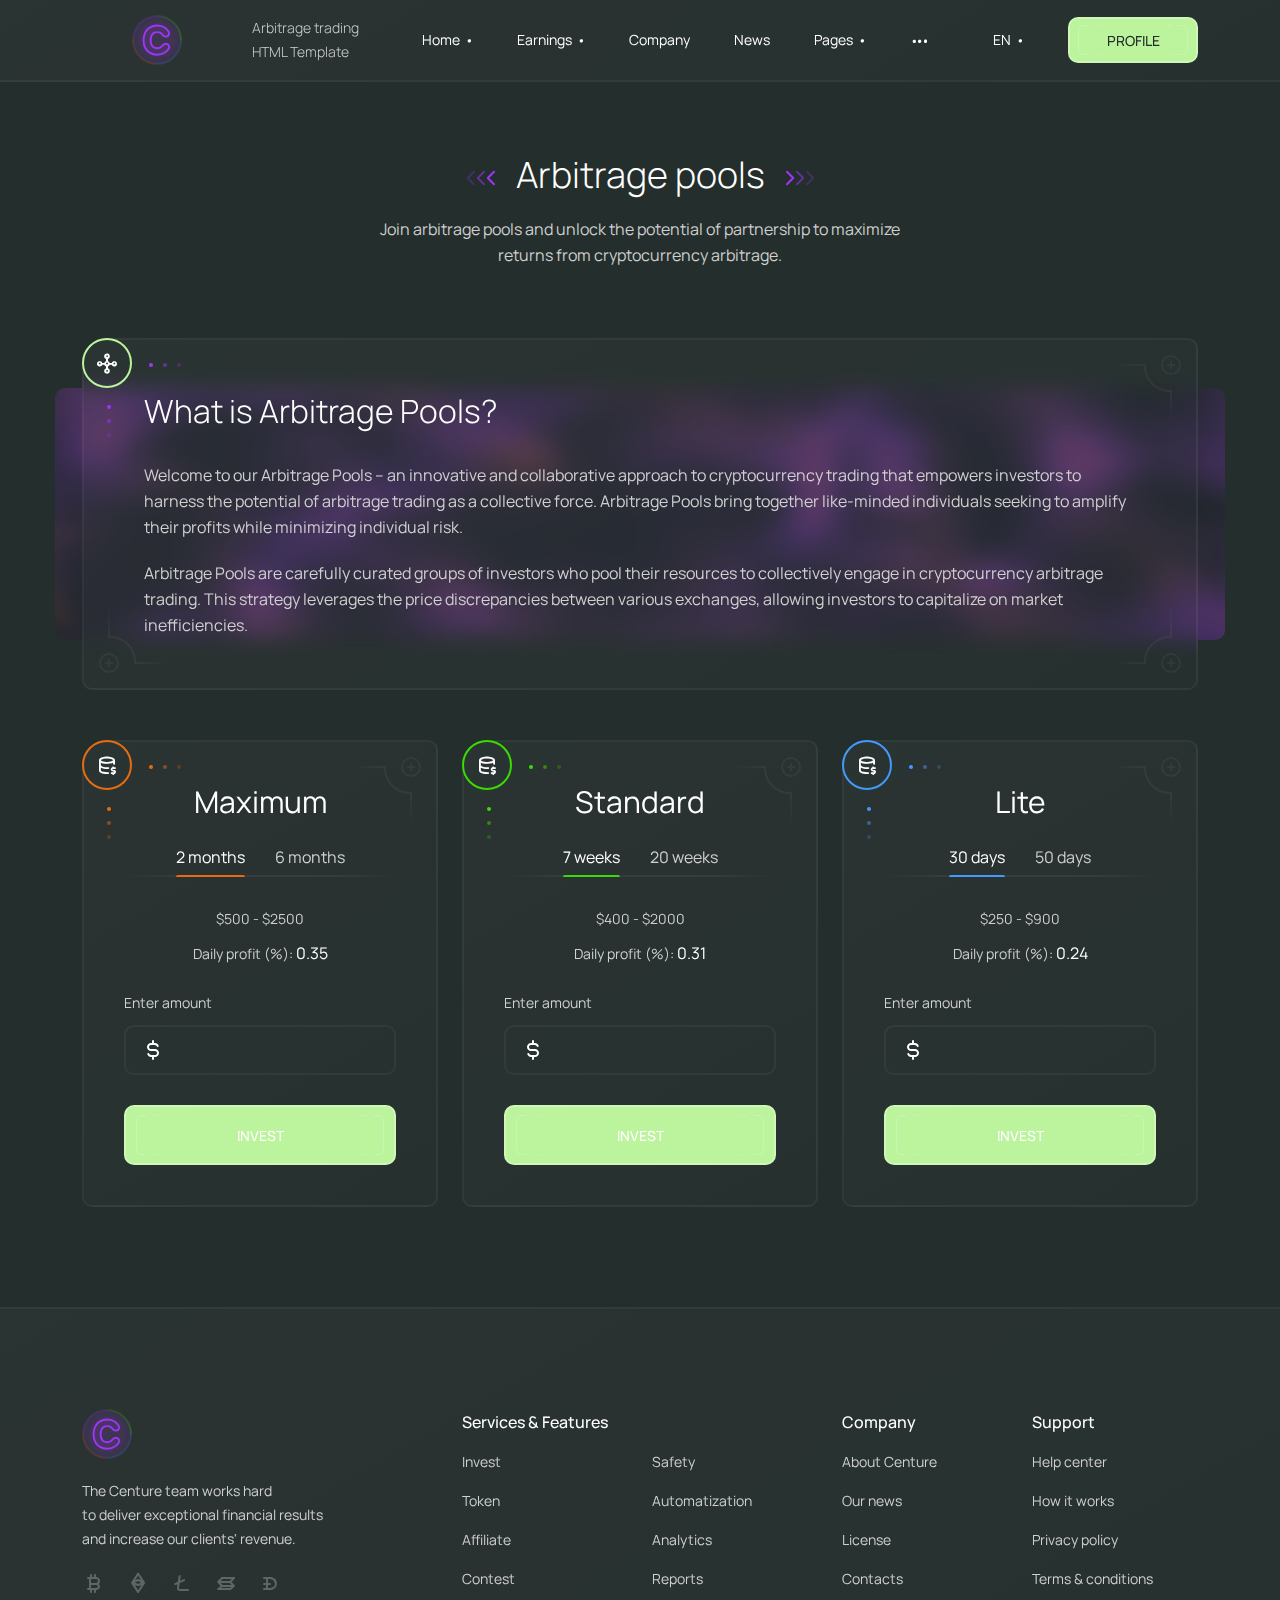
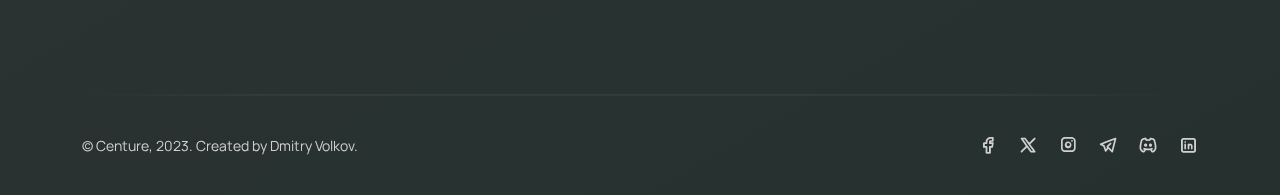
<file: invest.html>
<!DOCTYPE html>
<html lang="en">
<head>
	<meta charset="utf-8">
	<meta name="viewport" content="width=device-width, initial-scale=1, shrink-to-fit=no">

	<!-- CSS -->
	<link rel="stylesheet" href="css/bootstrap.min.css">
	<link rel="stylesheet" href="css/splide.min.css">
	<link rel="stylesheet" href="css/main.css">

	<!-- Icon font -->
	<link rel="stylesheet" href="webfont/tabler-icons.min.css">

	<!-- Favicons -->
	<link rel="icon" type="image/png" href="icon/favicon-32x32.png" sizes="32x32">
	<link rel="apple-touch-icon" href="icon/favicon-32x32.png">

	<meta name="description" content="Arbitrage trading HTML Template">
	<meta name="keywords" content="">
	<meta name="author" content="Dmitry Volkov">
	<title>Centure – Arbitrage trading HTML Template</title>
</head>

<body class="body">
	<!-- header -->
	<header class="header">
		<div class="container">
			<div class="row">
				<div class="col-12">
					<div class="header__content">
						<!-- btn -->
						<button class="header__btn" type="button" aria-label="header__nav">
							<span></span>
							<span></span>
							<span></span>
						</button>
						<!-- end btn -->

						<!-- logo -->
						<a href="index.html" class="header__logo">
							<img src="img/logo.svg" alt="">
						</a>
						<!-- end logo -->

						<!-- tagline -->
						<span class="header__tagline">Arbitrage trading <br>HTML Template</span>
						<!-- end tagline -->

						<!-- navigation -->
						<ul class="header__nav" id="header__nav">
							<li class="header__dropdown">
								<a class="dropdown-link" href="#" role="button" data-bs-toggle="dropdown" aria-expanded="false">Home <i class="ti ti-point-filled"></i></a>

								<ul class="dropdown-menu header__dropdown-menu">
									<li><a href="index.html">Home style v1</a></li>
									<li><a href="index2.html">Home style v2</a></li>
								</ul>
							</li>

							<li class="header__dropdown">
								<a class="dropdown-link" href="#" role="button" data-bs-toggle="dropdown" aria-expanded="false">Earnings <i class="ti ti-point-filled"></i></a>

								<ul class="dropdown-menu header__dropdown-menu">
									<li><a href="invest.html">Invest</a></li>
									<li><a href="token.html">Token</a></li>
									<li><a href="affiliate.html">Affiliate</a></li>
									<li><a href="contest.html">Contest</a></li>
								</ul>
							</li>

							<li>
								<a href="about.html">Company</a>
							</li>

							<li>
								<a href="blog.html">News</a>
							</li>

							<li class="header__dropdown">
								<a class="dropdown-link" href="#" role="button" data-bs-toggle="dropdown" aria-expanded="false">Pages <i class="ti ti-point-filled"></i></a>

								<ul class="dropdown-menu header__dropdown-menu">
									<li><a href="how.html">How it works</a></li>
									<li><a href="reports.html">Reports</a></li>
									<li><a href="profile.html">Profile</a></li>
									<li><a href="article.html">Article</a></li>
									<li><a href="contacts.html">Get in touch</a></li>
									<li><a href="faq.html">FAQ</a></li>
								</ul>
							</li>

							<li class="header__dropdown">
								<a class="dropdown-link dropdown-link--menu" href="#" role="button" data-bs-toggle="dropdown" aria-expanded="false"><i class="ti ti-dots"></i></a>

								<ul class="dropdown-menu header__dropdown-menu">
									<li><a href="signin.html">Sign in</a></li>
									<li><a href="signup.html">Sign up</a></li>
									<li><a href="forgot.html">Forgot password</a></li>
									<li><a href="404.html">404 Page</a></li>
									<li><a href="privacy.html">Privacy policy</a></li>
								</ul>
							</li>
						</ul>
						<!-- end navigation -->

						<!-- language -->
						<div class="header__language">
							<a class="dropdown-link" href="#" role="button" data-bs-toggle="dropdown" aria-expanded="false">EN <i class="ti ti-point-filled"></i></a>

							<ul class="dropdown-menu header__language-menu">
								<li><a href="#">English</a></li>
								<li><a href="#">Spanish</a></li>
								<li><a href="#">French</a></li>
							</ul>
						</div>
						<!-- end language -->

						<!-- profile -->
						<a href="profile.html" class="header__profile">
							<i class="ti ti-user-circle"></i>
							<span>Profile</span>
						</a>
						<!-- end profile -->
					</div>
				</div>
			</div>
		</div>
	</header>
	<!-- end header -->

	<!-- head -->
	<div class="section section--head">
		<div class="container">
			<div class="row">
				<!-- title -->
				<div class="col-12 col-md-10 offset-md-1 col-lg-6 offset-lg-3">
					<div class="section__title">
						<h1>Arbitrage pools</h1>
						<p>Join arbitrage pools and unlock the potential of partnership to maximize returns from cryptocurrency arbitrage.</p>
					</div>
				</div>
				<!-- end title -->
			</div>
		</div>
	</div>
	<!-- end head -->

	<!-- about -->
	<div class="section section--pb">
		<div class="container">
			<div class="row row--relative">
				<div class="col-12">
					<div class="about">
						<h2 class="about__title">What is Arbitrage Pools?</h2>

						<p class="about__text">Welcome to our Arbitrage Pools – an innovative and collaborative approach to cryptocurrency trading that empowers investors to harness the potential of arbitrage trading as a collective force. Arbitrage Pools bring together like-minded individuals seeking to amplify their profits while minimizing individual risk.</p>

						<p class="about__text">Arbitrage Pools are carefully curated groups of investors who pool their resources to collectively engage in cryptocurrency arbitrage trading. This strategy leverages the price discrepancies between various exchanges, allowing investors to capitalize on market inefficiencies.</p>
						
						<!-- design elements -->
						<span class="block-icon block-icon--purple">
							<i class="ti ti-topology-star-2"></i>
						</span>
						<span class="screw screw--lines-bl"></span>
						<span class="screw screw--lines-br"></span>
						<span class="screw screw--lines-tr"></span>
					</div>
				</div>

				<!-- animation background -->
				<div class="section__canvas section__canvas--page section__canvas--first" id="canvas"></div>
			</div>
		</div>
	</div>
	<!-- end about -->

	<!-- arbitrage pools -->
	<div class="section">
		<div class="container">
			<div class="row">
				<div class="col-12 col-md-6 col-lg-4">
					<!-- arbitrage pool -->
					<div class="apool">
						<h3 class="apool__title">Maximum</h3>

						<!-- tabs nav -->
						<ul class="nav nav-tabs apool__tabs apool__tabs--orange" id="apool__tabs1" role="tablist">
							<li class="nav-item" role="presentation">
								<button class="active" data-bs-toggle="tab" data-bs-target="#atab-1" type="button" role="tab" aria-controls="atab-1" aria-selected="true">2 months</button>
							</li>

							<li class="nav-item" role="presentation">
								<button data-bs-toggle="tab" data-bs-target="#atab-2" type="button" role="tab" aria-controls="atab-2" aria-selected="false">6 months</button>
							</li>
						</ul>
						<!-- tabs nav -->

						<!-- tabs content -->
						<div class="tab-content">
							<div class="tab-pane fade show active" id="atab-1" role="tabpanel">
								<div class="apool__content">
									<span class="apool__value">$500 - $2500</span>
									<span class="apool__profit">Daily profit (%): <b>0.35</b></span>
								</div>
							</div>

							<div class="tab-pane fade" id="atab-2" role="tabpanel">
								<div class="apool__content">
									<span class="apool__value">$800 - $3000</span>
									<span class="apool__profit">Daily profit (%): <b>0.42</b></span>
								</div>
							</div>
						</div>
						<!-- end tabs content -->

						<div class="apool__group">
							<label for="pool1" class="apool__label">Enter amount</label>
							<input id="pool1" name="pool1" type="text" class="apool__input">
						</div>

						<button class="apool__btn" data-bs-target="#modal-apool" type="button" data-bs-toggle="modal">Invest</button>
						
						<!-- design elements -->
						<span class="block-icon block-icon--orange">
							<i class="ti ti-database-dollar"></i>
						</span>
						<span class="screw screw--lines-tr"></span>
					</div>
					<!-- end arbitrage pool -->
				</div>

				<div class="col-12 col-md-6 col-lg-4">
					<!-- arbitrage pool -->
					<div class="apool">
						<h3 class="apool__title">Standard</h3>

						<!-- tabs nav -->
						<ul class="nav nav-tabs apool__tabs apool__tabs--green" id="apool__tabs2" role="tablist">
							<li class="nav-item" role="presentation">
								<button class="active" data-bs-toggle="tab" data-bs-target="#atab-3" type="button" role="tab" aria-controls="atab-3" aria-selected="true">7 weeks</button>
							</li>

							<li class="nav-item" role="presentation">
								<button data-bs-toggle="tab" data-bs-target="#atab-4" type="button" role="tab" aria-controls="atab-4" aria-selected="false">20 weeks</button>
							</li>
						</ul>
						<!-- tabs nav -->

						<!-- tabs content -->
						<div class="tab-content">
							<div class="tab-pane fade show active" id="atab-3" role="tabpanel">
								<div class="apool__content">
									<span class="apool__value">$400 - $2000</span>
									<span class="apool__profit">Daily profit (%): <b>0.31</b></span>
								</div>
							</div>

							<div class="tab-pane fade" id="atab-4" role="tabpanel">
								<div class="apool__content">
									<span class="apool__value">$600 - $2500</span>
									<span class="apool__profit">Daily profit (%): <b>0.37</b></span>
								</div>
							</div>
						</div>
						<!-- end tabs content -->

						<div class="apool__group">
							<label for="pool2" class="apool__label">Enter amount</label>
							<input id="pool2" name="pool2" type="text" class="apool__input">
						</div>

						<button class="apool__btn" data-bs-target="#modal-apool" type="button" data-bs-toggle="modal">Invest</button>
						
						<!-- design elements -->
						<span class="block-icon block-icon--green">
							<i class="ti ti-database-dollar"></i>
						</span>
						<span class="screw screw--lines-tr"></span>
					</div>
					<!-- end arbitrage pool -->
				</div>

				<div class="col-12 col-lg-4">
					<!-- arbitrage pool -->
					<div class="apool">
						<h3 class="apool__title">Lite</h3>

						<!-- tabs nav -->
						<ul class="nav nav-tabs apool__tabs apool__tabs--blue" id="apool__tabs3" role="tablist">
							<li class="nav-item" role="presentation">
								<button class="active" data-bs-toggle="tab" data-bs-target="#atab-5" type="button" role="tab" aria-controls="atab-5" aria-selected="true">30 days</button>
							</li>

							<li class="nav-item" role="presentation">
								<button data-bs-toggle="tab" data-bs-target="#atab-6" type="button" role="tab" aria-controls="atab-6" aria-selected="false">50 days</button>
							</li>
						</ul>
						<!-- tabs nav -->

						<!-- tabs content -->
						<div class="tab-content">
							<div class="tab-pane fade show active" id="atab-5" role="tabpanel">
								<div class="apool__content">
									<span class="apool__value">$250 - $900</span>
									<span class="apool__profit">Daily profit (%): <b>0.24</b></span>
								</div>
							</div>

							<div class="tab-pane fade" id="atab-6" role="tabpanel">
								<div class="apool__content">
									<span class="apool__value">$350 - $1400</span>
									<span class="apool__profit">Daily profit (%): <b>0.29</b></span>
								</div>
							</div>
						</div>
						<!-- end tabs content -->

						<div class="apool__group">
							<label for="pool3" class="apool__label">Enter amount</label>
							<input id="pool3" name="pool3" type="text" class="apool__input">
						</div>

						<button class="apool__btn" data-bs-target="#modal-apool" type="button" data-bs-toggle="modal">Invest</button>
						
						<!-- design elements -->
						<span class="block-icon block-icon--blue">
							<i class="ti ti-database-dollar"></i>
						</span>
						<span class="screw screw--lines-tr"></span>
					</div>
					<!-- end arbitrage pool -->
				</div>
			</div>
		</div>
	</div>
	<!-- end arbitrage pools -->

	<!-- footer -->
	<footer class="footer">
		<div class="container">
			<div class="row">
				<div class="col-12 col-sm-8 col-md-6 col-lg-6 col-xl-4 order-1 order-lg-4 order-xl-1">
					<!-- footer logo -->
					<div class="footer__logo">
						<img src="img/logo.svg" alt="">
					</div>
					<!-- end footer logo -->

					<!-- footer tagline -->
					<p class="footer__tagline">The Centure team works hard <br>to deliver exceptional financial results <br>and increase our clients' revenue.</p>
					<!-- end footer tagline -->

					<!-- footer currencies -->
					<div class="footer__currencies">
						<i class="ti ti-currency-bitcoin"></i>
						<i class="ti ti-currency-ethereum"></i>
						<i class="ti ti-currency-litecoin"></i>
						<i class="ti ti-currency-solana"></i>
						<i class="ti ti-currency-dogecoin"></i>
					</div>
					<!-- end footer currencies -->
				</div>

				<!-- navigation -->
				<div class="col-6 col-md-4 col-lg-3 col-xl-2 order-3 order-md-2 order-lg-2 order-xl-3 offset-md-2 offset-lg-0">
					<h6 class="footer__title">Company</h6>
					<div class="footer__nav">
						<a href="about.html">About Centure</a>
						<a href="blog.html">Our news</a>
						<a href="about.html">License</a>
						<a href="contacts.html">Contacts</a>
					</div>
				</div>

				<div class="col-12 col-md-8 col-lg-6 col-xl-4 order-2 order-md-3 order-lg-1 order-xl-2">
					<div class="row">
						<div class="col-12">
							<h6 class="footer__title">Services & Features</h6>
						</div>

						<div class="col-6">
							<div class="footer__nav">
								<a href="invest.html">Invest</a>
								<a href="token.html">Token</a>
								<a href="affiliate.html">Affiliate</a>
								<a href="contest.html">Contest</a>
							</div>
						</div>

						<div class="col-6">
							<div class="footer__nav">
								<a href="about.html">Safety</a>
								<a href="about.html">Automatization</a>
								<a href="about.html">Analytics</a>
								<a href="reports.html">Reports</a>
							</div>
						</div>
					</div>
				</div>

				<div class="col-6 col-md-4 col-lg-3 col-xl-2 order-4 order-md-4 order-lg-3 order-xl-4">
					<h6 class="footer__title">Support</h6>
					<div class="footer__nav">
						<a href="faq.html">Help center</a>
						<a href="how.html">How it works</a>
						<a href="privacy.html">Privacy policy</a>
						<a href="privacy.html">Terms & conditions</a>
					</div>
				</div>
				<!-- end navigation -->
			</div>

			<div class="row">
				<div class="col-12">
					<div class="footer__content">
						<!-- footer social -->
						<div class="footer__social">
							<a href="#" target="_blank"><i class="ti ti-brand-facebook"></i></a>
							<a href="#" target="_blank"><i class="ti ti-brand-x"></i></a>
							<a href="#" target="_blank"><i class="ti ti-brand-instagram"></i></a>
							<a href="#" target="_blank"><i class="ti ti-brand-telegram"></i></a>
							<a href="#" target="_blank"><i class="ti ti-brand-discord"></i></a>
							<a href="#" target="_blank"><i class="ti ti-brand-linkedin"></i></a>
						</div>
						<!-- end footer social -->

						<!-- footer copyright -->
						<small class="footer__copyright">© Centure, 2023. Created by <a href="https://themeforest.net/user/dmitryvolkov/portfolio" target="_blank">Dmitry Volkov</a>.</small>
						<!-- end footer copyright -->
					</div>
				</div>
			</div>
		</div>

		<!-- design elements -->
		<span class="screw screw--footer screw--footer-bl"></span>
		<span class="screw screw--footer screw--footer-br"></span>
		<span class="screw screw--footer screw--footer-tr"></span>
		<span class="screw screw--footer screw--footer-tl"></span>
	</footer>
	<!-- end footer -->

	<!-- arbitrage pool modal -->
	<div class="modal modal--auto fade" id="modal-apool" tabindex="-1" aria-labelledby="modal-apool" aria-hidden="true">
		<div class="modal-dialog modal-dialog-centered">
			<div class="modal-content">
				<div class="modal__content">
					<button class="modal__close" type="button" data-bs-dismiss="modal" aria-label="Close"><i class="ti ti-x"></i></button>

					<h4 class="modal__title">Invest</h4>

					<p class="modal__text">You can spend money from your account to renew connected packages or pay in other available ways.</p>

					<form action="#" class="modal__form">
						<div class="form__group">
							<label class="form__label">Сheck to:</label>
							<input name="mail" type="text" class="form__input" placeholder="Email">
						</div>

						<div class="form__group">
							<label class="form__label">Payment method:</label>

							<ul class="form__radio">
								<li>
									<input id="type1" type="radio" name="type" checked="">
									<label for="type1">My balance</label>
								</li>
								<li>
									<input id="type2" type="radio" name="type">
									<label for="type2">Visa / Mastercard</label>
								</li>
								<li>
									<input id="type3" type="radio" name="type">
									<label for="type3">Paypal</label>
								</li>
							</ul>
						</div>

						<button class="form__btn" type="button">Proceed</button>
					</form>

					<!-- design elements -->
					<span class="screw screw--big-tl"></span>
					<span class="screw screw--big-bl"></span>
					<span class="screw screw--big-br"></span>
				</div>
			</div>
		</div>
	</div>
	<!-- end arbitrage pool modal -->

	<!-- JS -->
	<script src="js/bootstrap.bundle.min.js"></script>
	<script src="js/smooth-scrollbar.js"></script>
	<script src="js/splide.min.js"></script>
	<script src="js/three.min.js"></script>
	<script src="js/vanta.fog.min.js"></script>
	<script src="js/main.js"></script>
</body>
</html>
</file>
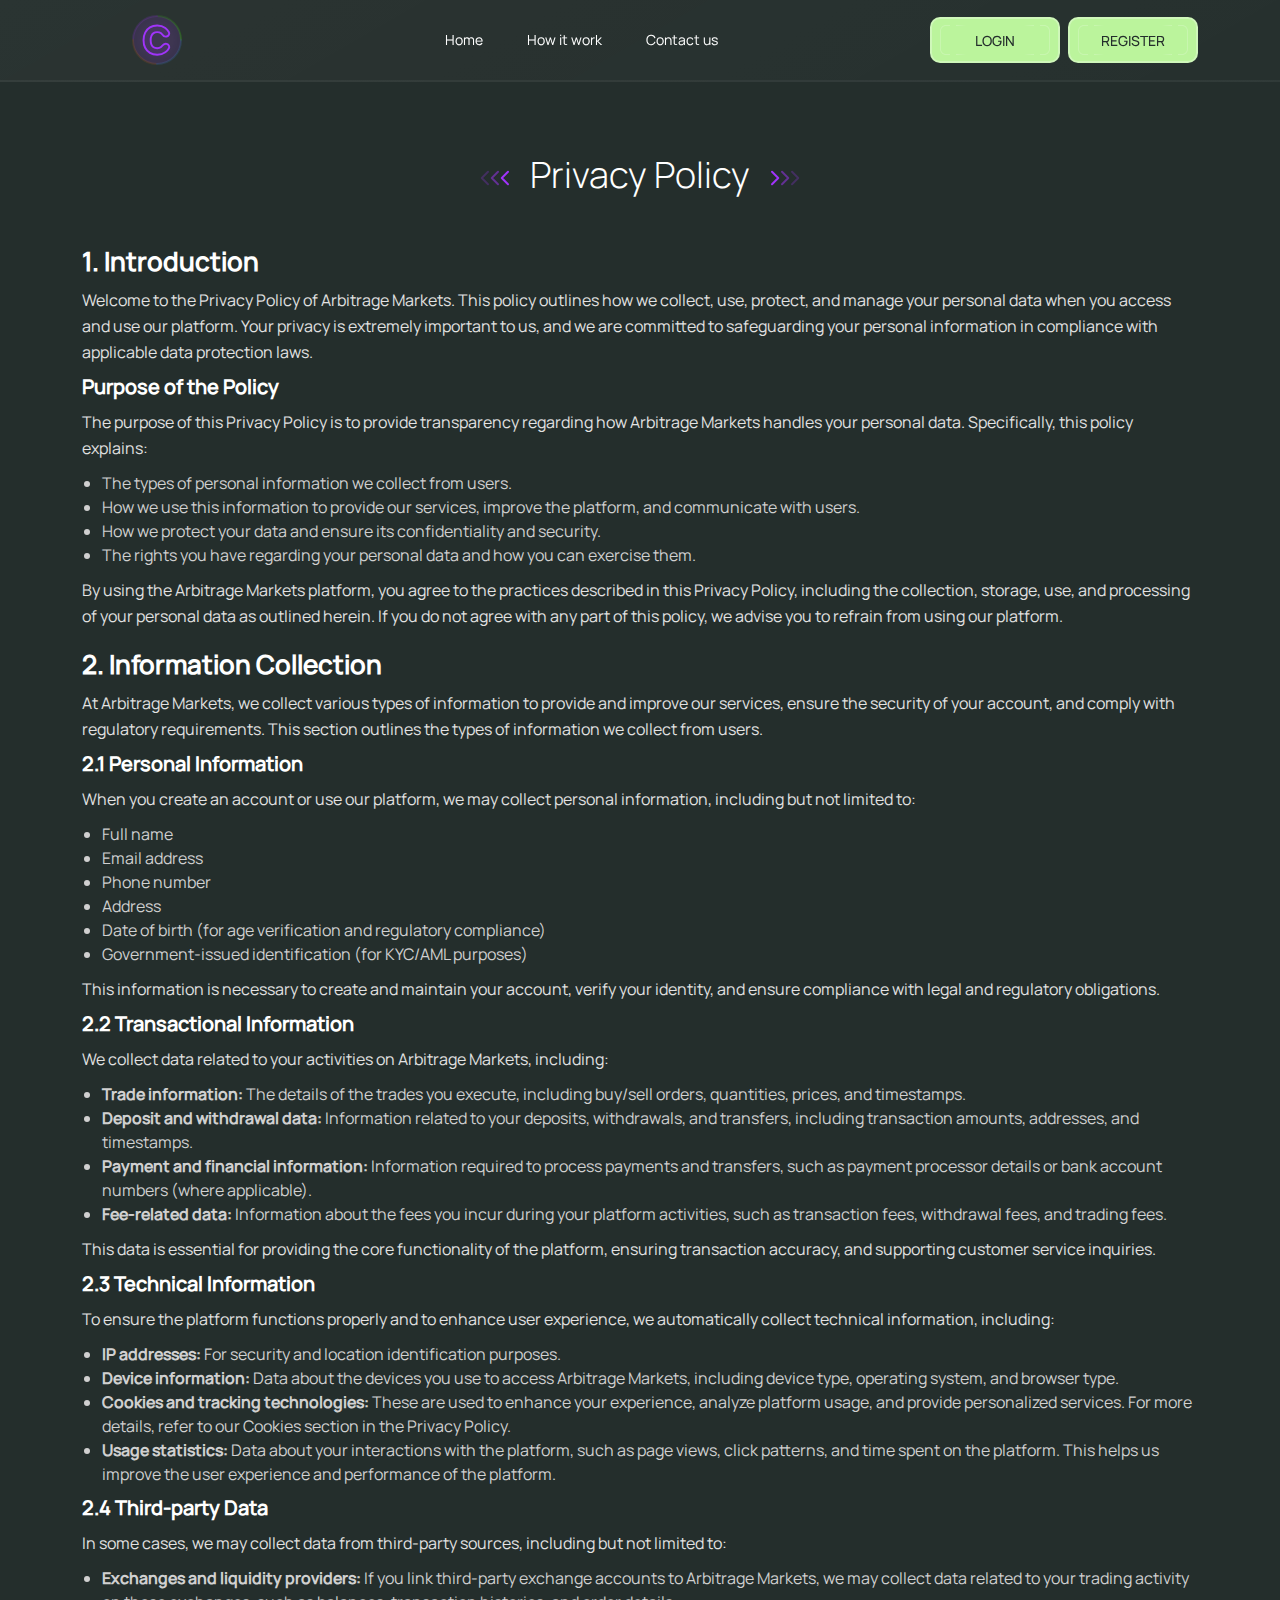
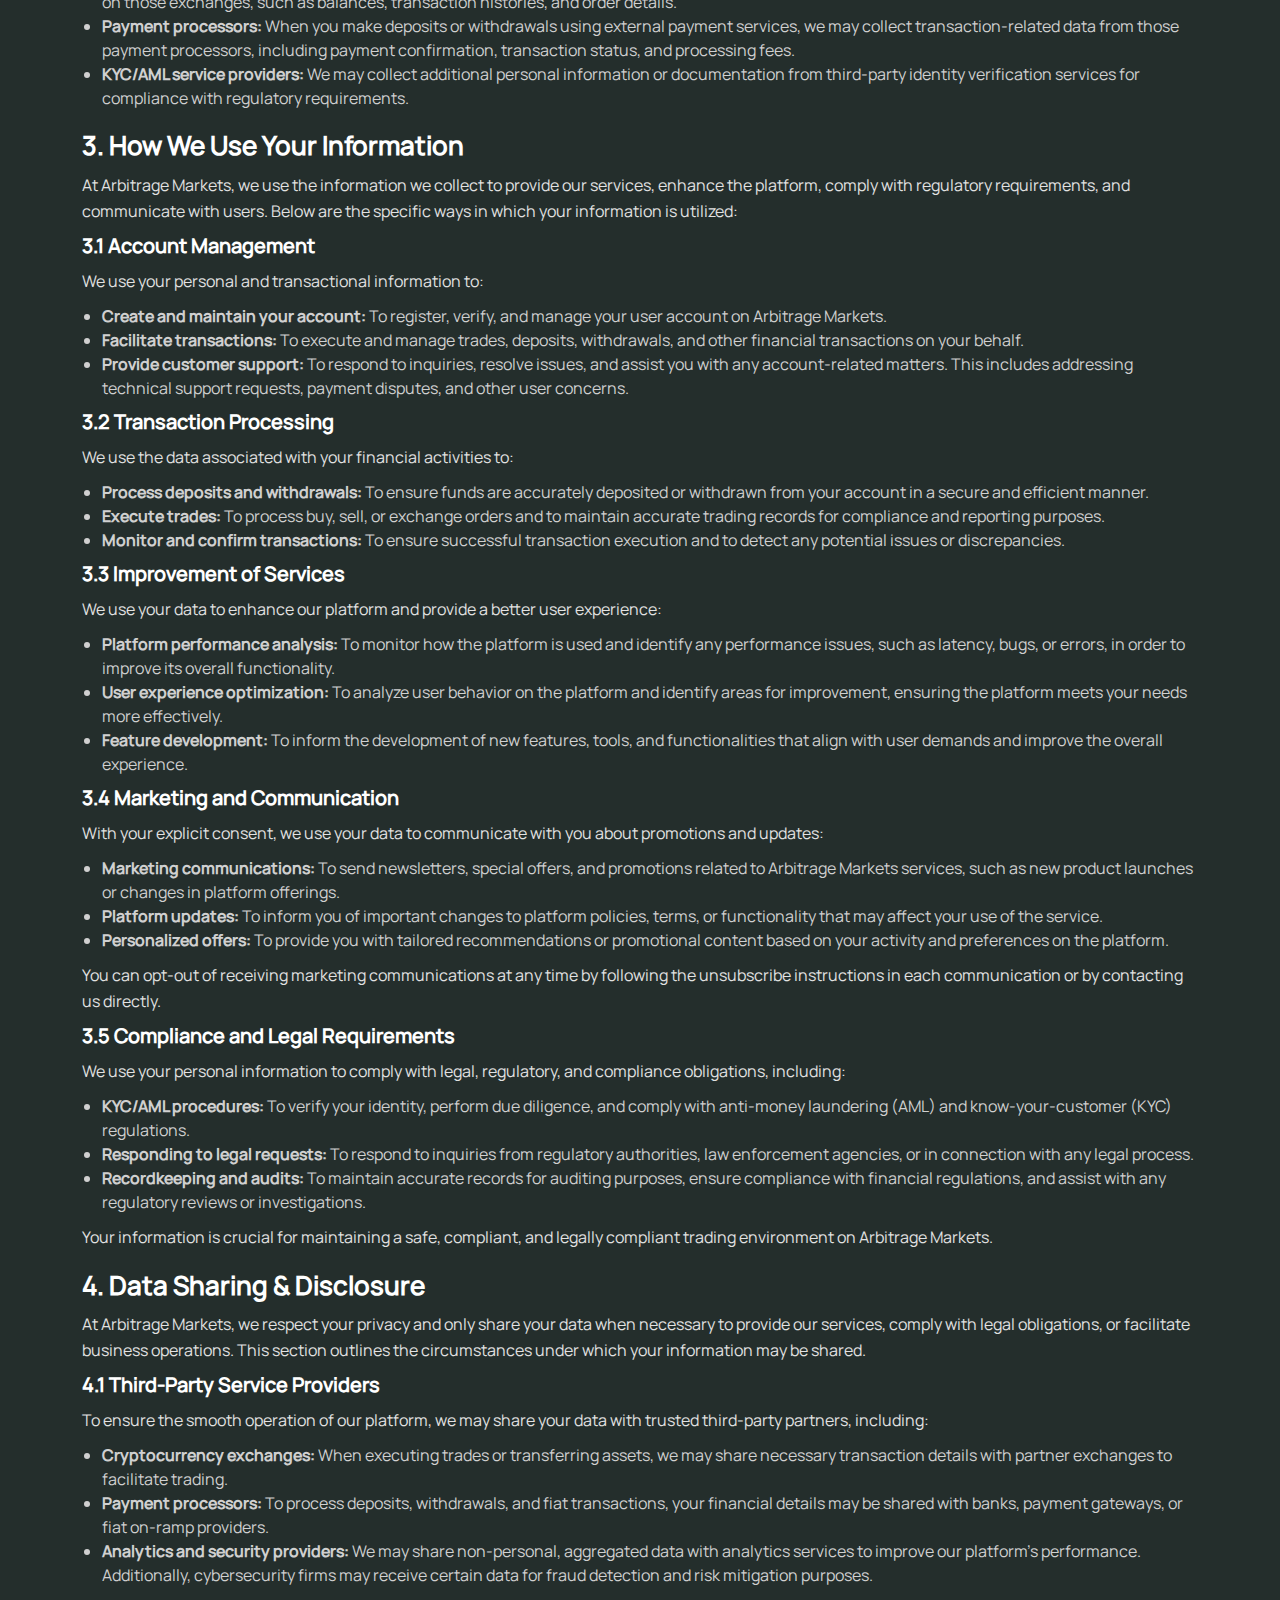
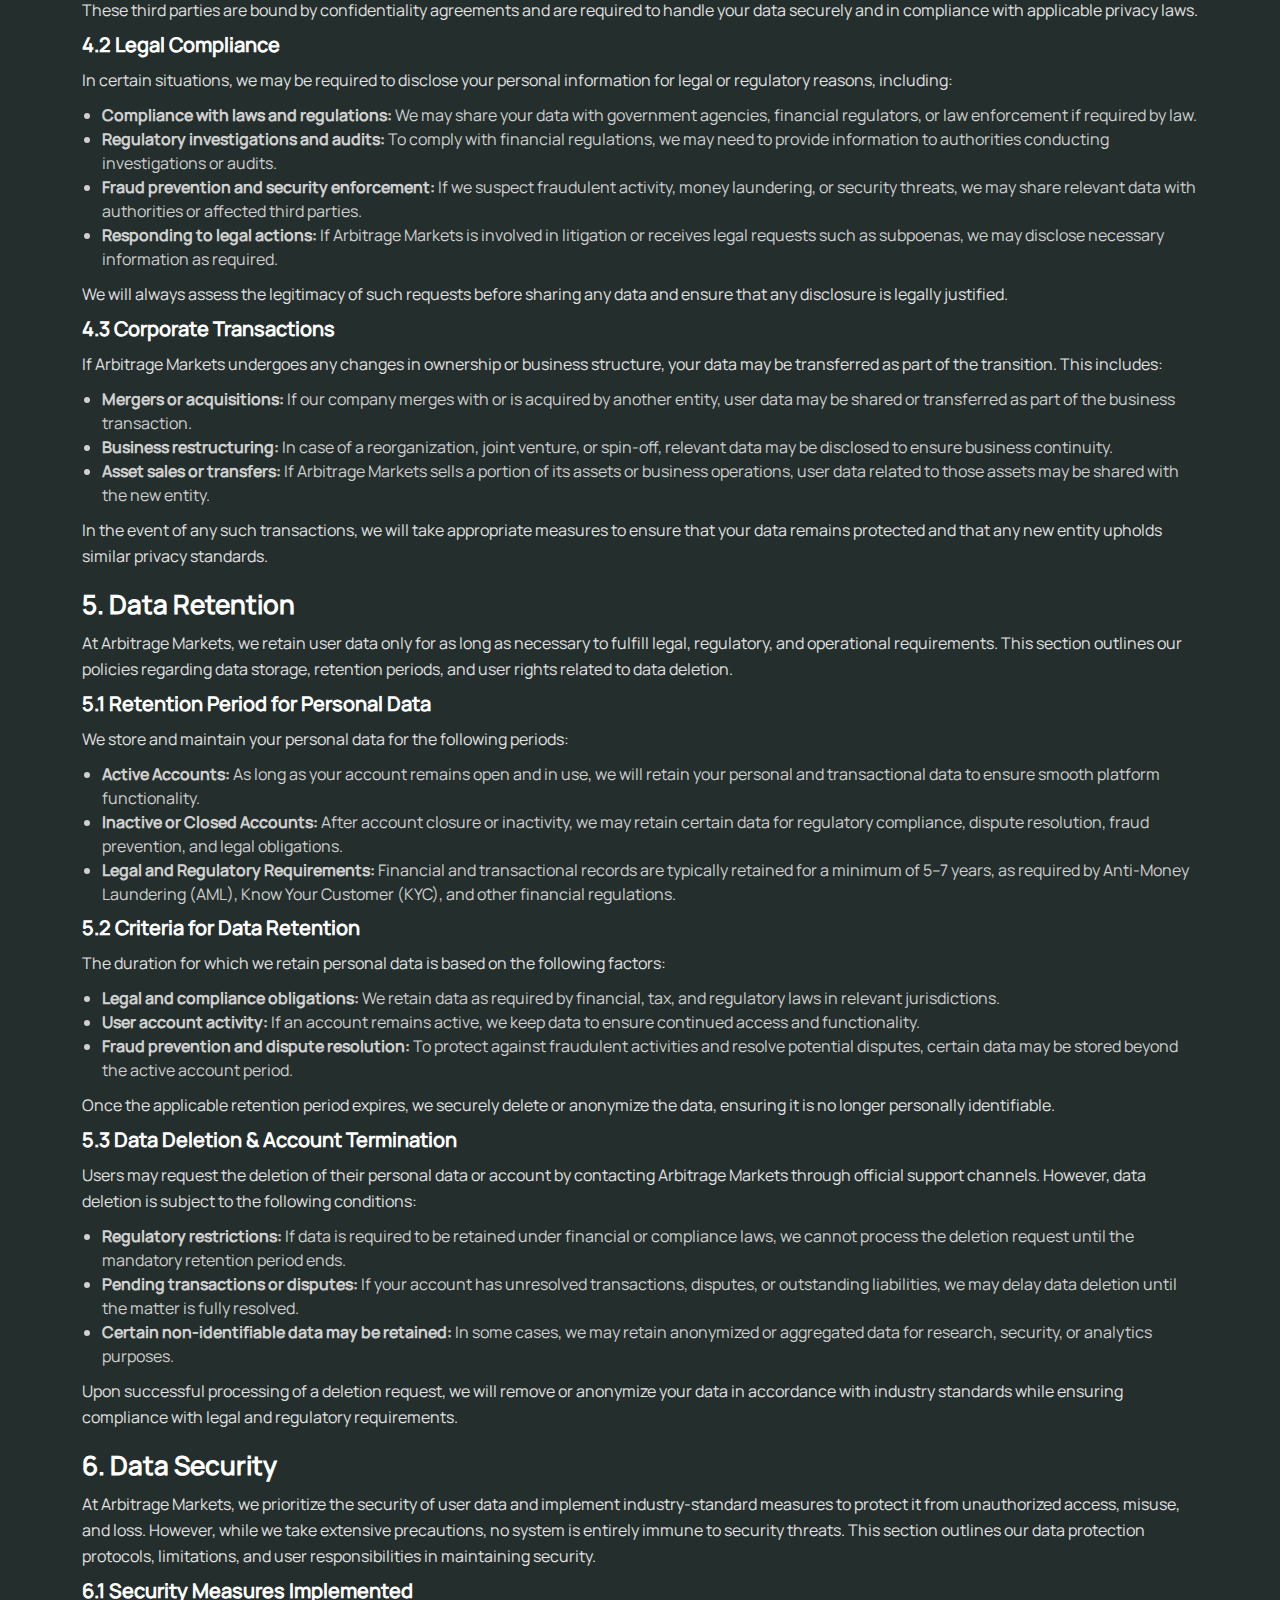
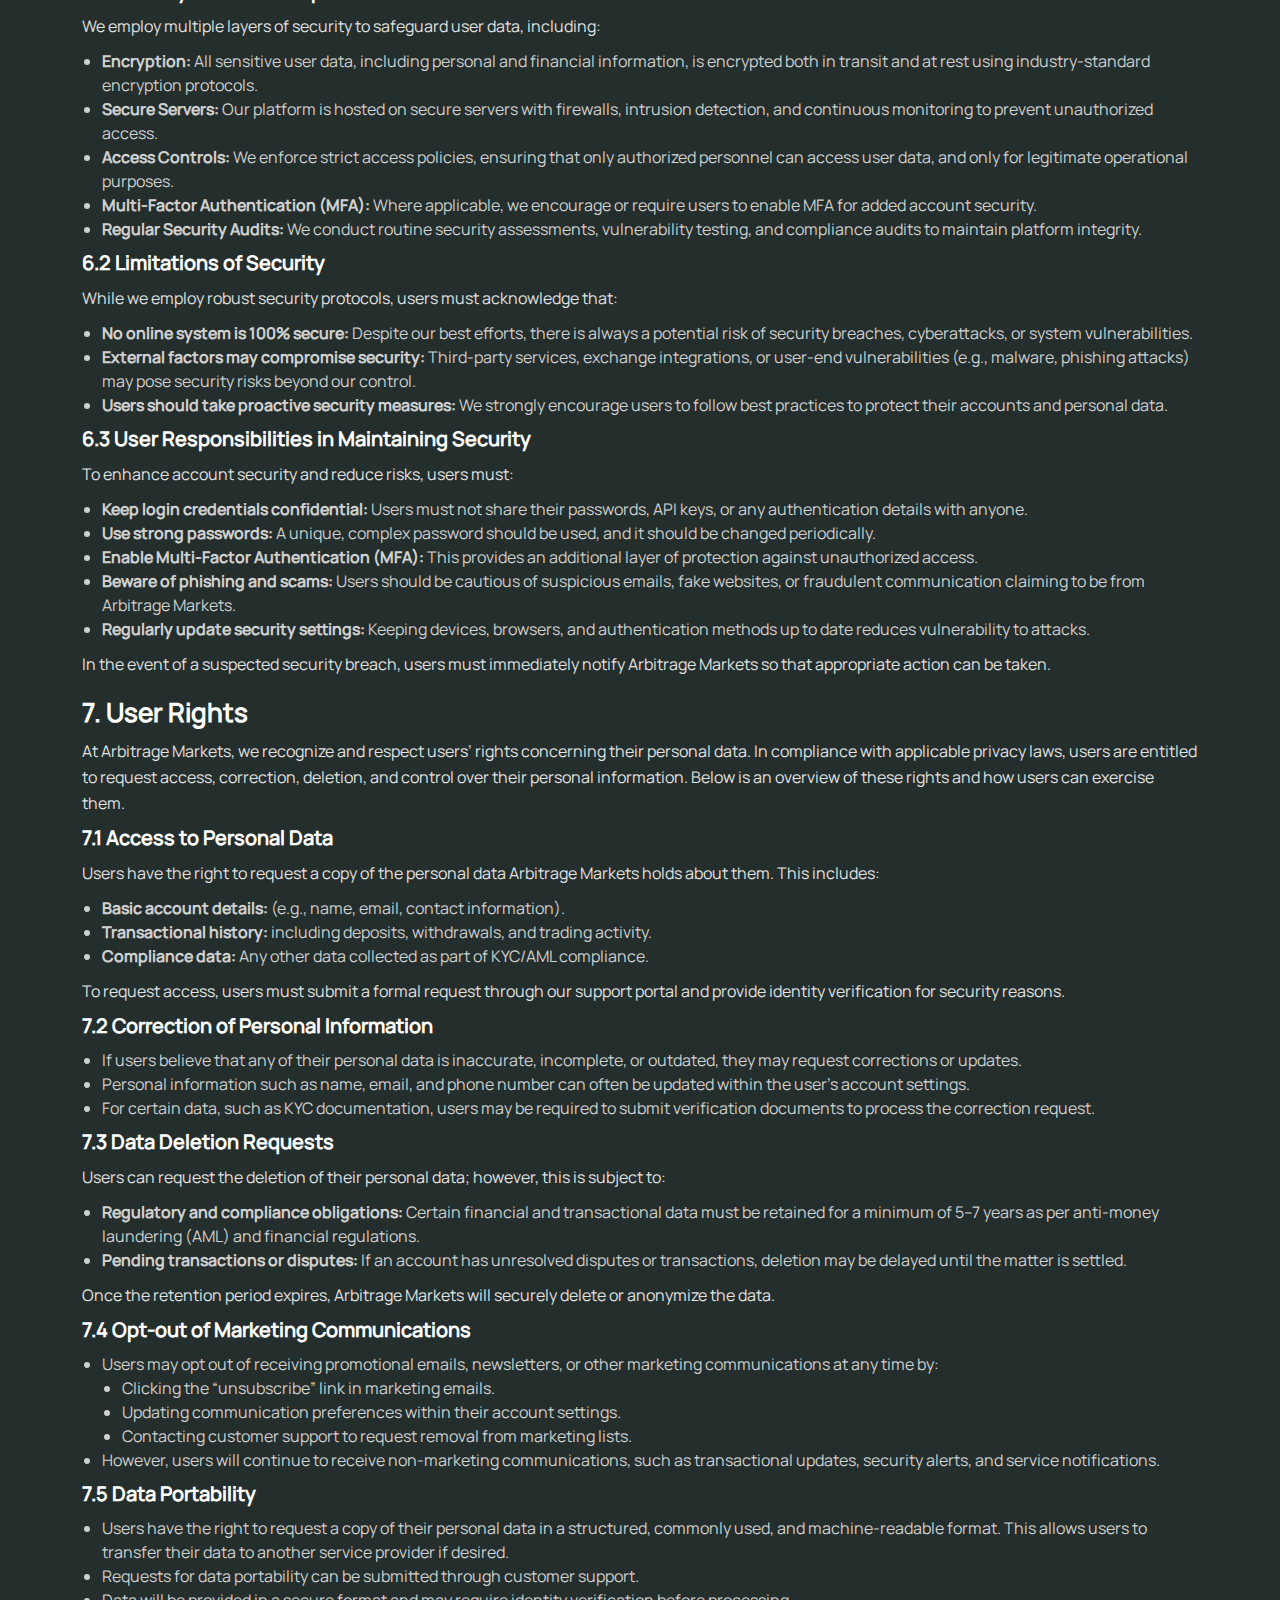
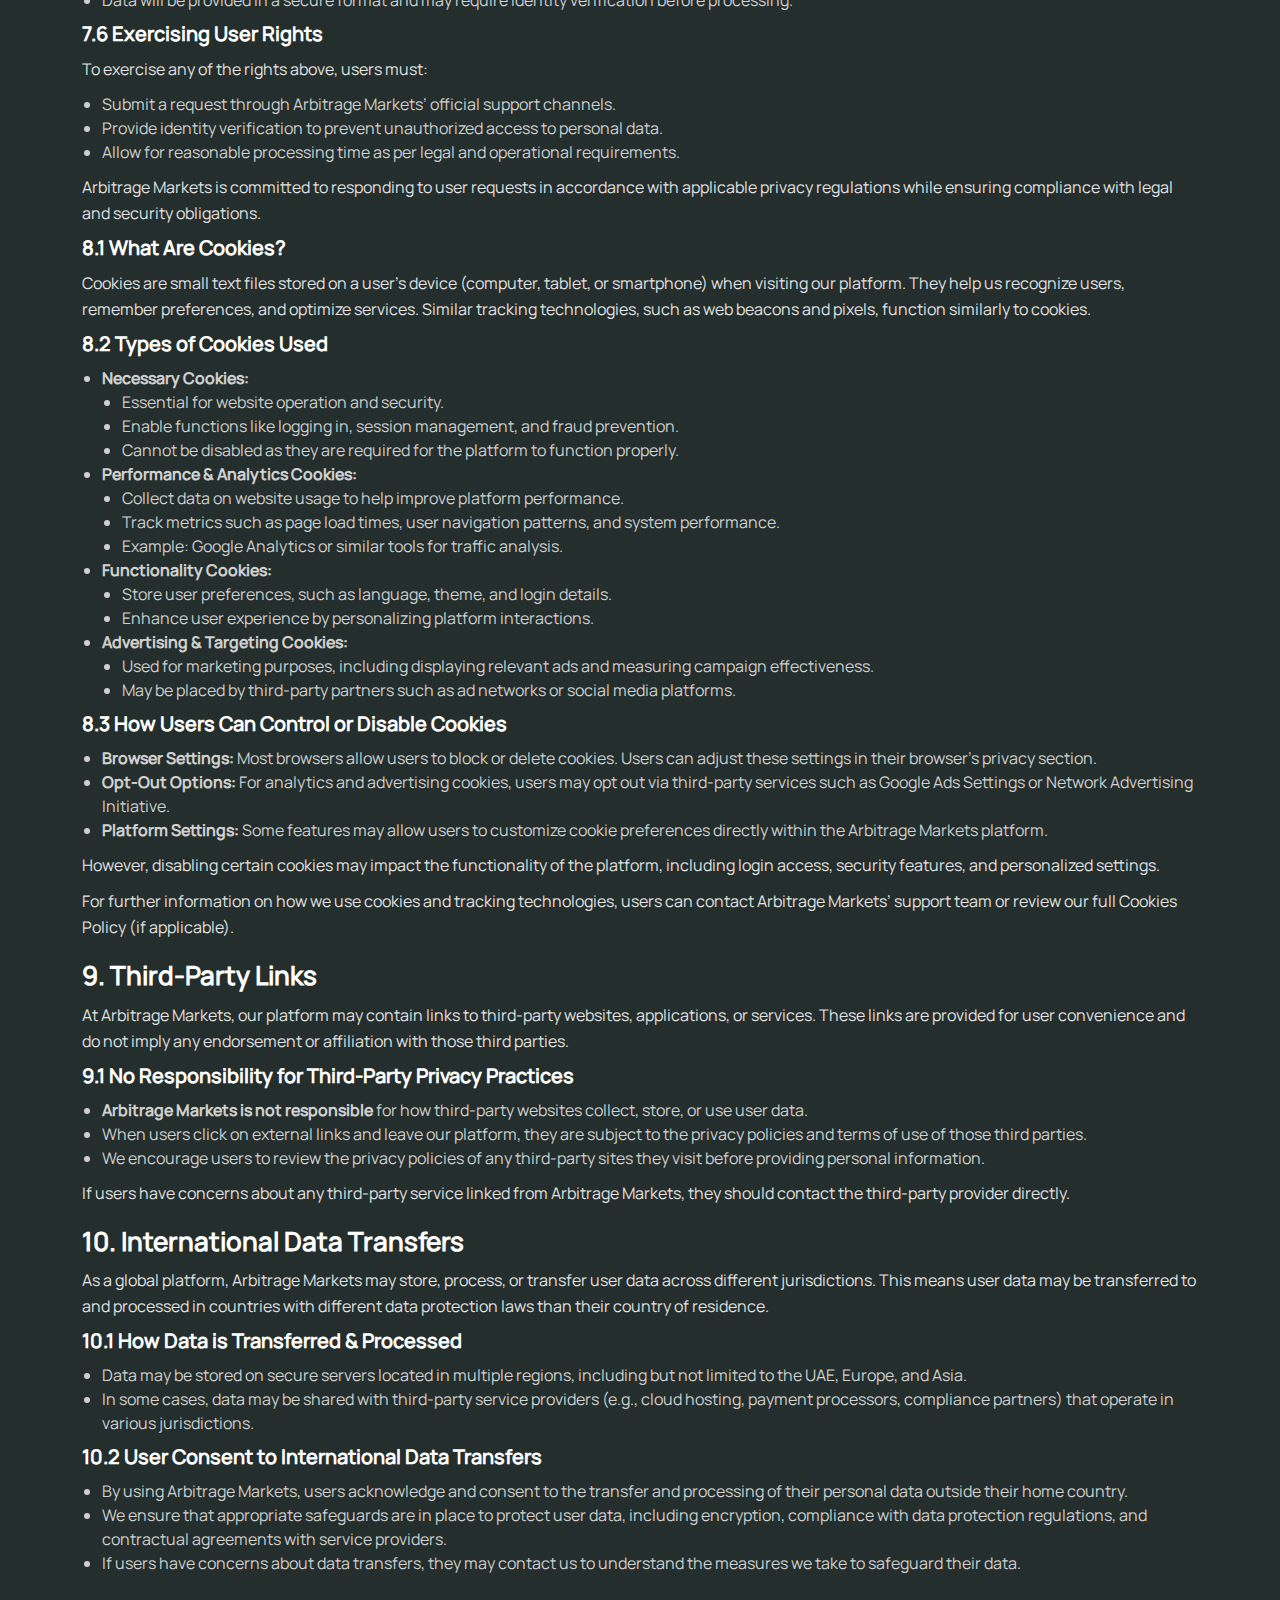
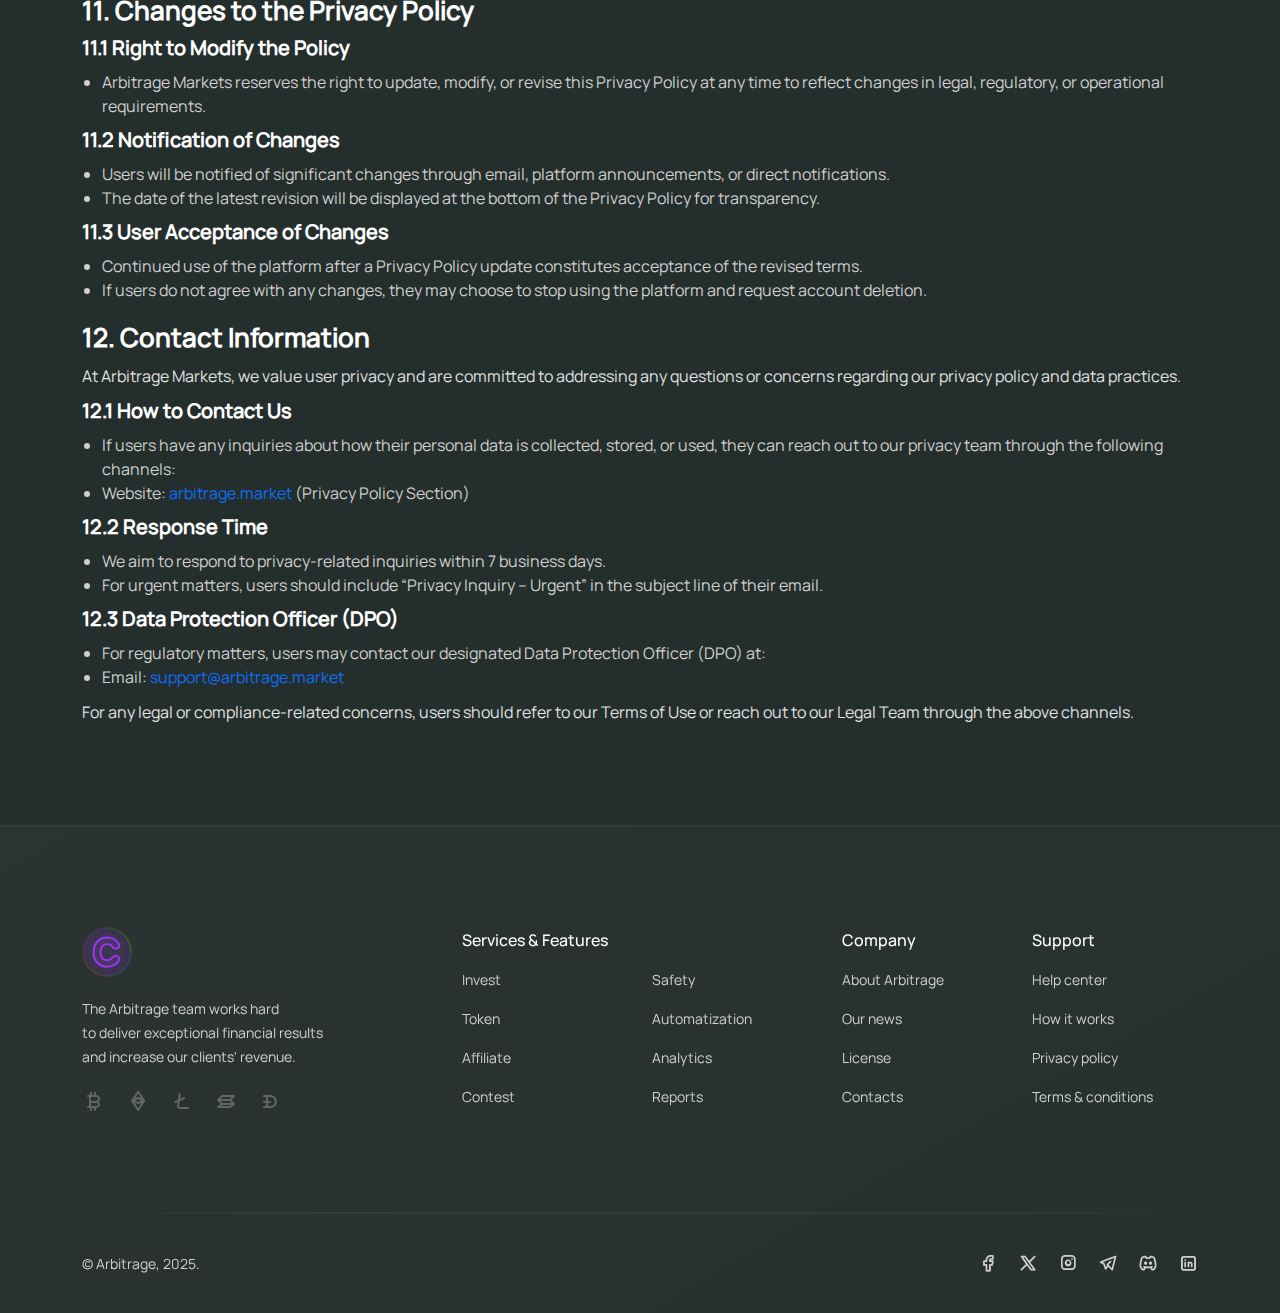
<file: privacy-policy.html>
<!DOCTYPE html>
<html lang="en">

<head>
	<meta charset="utf-8">
	<meta name="viewport" content="width=device-width, initial-scale=1, shrink-to-fit=no">

	<!-- CSS -->
	<link rel="stylesheet" href="css/bootstrap.min.css">
	<link rel="stylesheet" href="css/splide.min.css">
	<link rel="stylesheet" href="css/main.css">

	<!-- Icon font -->
	<link rel="stylesheet" href="webfont/tabler-icons.min.css">

	<!-- Favicons -->
	<link rel="icon" type="image/png" href="img/favicon.png" sizes="32x32">
	<link rel="apple-touch-icon" href="img/favicon.png">

	<meta name="description"
		content="Join our AI-powered arbitrage trading platform for crypto traders. Get a $500 registration bonus, access arbitrage pools, automation, and real-time analytics. Start earning today!">
	<meta name="keywords"
		content="crypto arbitrage, arbitrage trading, crypto trading bot, automated trading, arbitrage pools, crypto investment, trading analytics, passive income, trading automation">
	<meta name="robots" content="index, follow">
	<meta name="author" content="Arbitrage">
	<meta property="og:title" content="Neural Technology for Crypto Arbitrage Trading">
	<meta property="og:description"
		content="Maximize your earnings with our automated crypto arbitrage platform. Sign up and claim your $500 bonus today!">
	<meta property="og:image" content="https://arbitrage.market/img/meta.png">
	<meta property="og:url" content="http://185.139.228.184">
	<meta property="og:type" content="website">
	<meta name="twitter:card" content="summary_large_image">
	<meta name="twitter:title" content="Neural Technology for Crypto Arbitrage Trading">
	<meta name="twitter:description"
		content="Trade smarter with AI-driven arbitrage in the crypto industry. Get started with a $500 bonus.">
	<meta name="twitter:image" content="https://arbitrage.market/img/meta.png">


	<title>Arbitrage – Neural Technology for Crypto Arbitrage Trading</title>
</head>

<body class="body">
	<!-- header -->
	<header class="header">
		<div class="container">
			<div class="row">
				<div class="col-12">
					<div class="header__content">
						<!-- btn -->
						<button class="header__btn" type="button" aria-label="header__nav">
							<span></span>
							<span></span>
							<span></span>
						</button>
						<!-- end btn -->
						<!-- logo -->
						<a href="index.html" class="header__logo">
							<img src="img/logo.svg" alt="">
						</a>
						<!-- end logo -->
						<!-- navigation -->
						<ul class="header__nav center_header" id="header__nav">
							<li class="header__dropdown">
								<a href="index.html">Home </a>
							</li>
							<li class="header__dropdown">
								<a href="how.html">How it work </a>
							</li>
							<li>
								<a href="contacts.html">Contact us</a>
							</li>
						</ul>
						<!-- end navigation -->

						<!-- profile -->
						<a href="https://user.arbitrage.market" target="_blank" class="header__profile me-2">
							<i class="ti ti-user-circle"></i>
							<span>Login</span>
						</a>
						<a href="https://user.arbitrage.market" target="_blank" class="header__profile">
							<i class="ti ti-user-circle"></i>
							<span>Register</span>
						</a>
						<!-- end profile -->
					</div>
				</div>
			</div>
		</div>
	</header>
	<!-- end header -->

	<!-- head -->
	<div class="section section--head">
		<div class="container">
			<div class="row">
				<!-- title -->
				<div class="col-12 col-md-10 offset-md-1 col-lg-6 offset-lg-3">
					<div class="section__title">
						<h1>Privacy Policy</h1>
					</div>
				</div>
				<!-- end title -->
			</div>
		</div>
	</div>
	<!-- end head -->

	<!-- steps -->
	<div class="section">
		<div class="container">
			<div class="doc-align">
				<h2 class=" m0">1. Introduction</h2>
				<p class="pt10 m0">Welcome to the Privacy Policy of Arbitrage Markets. This policy outlines how we
					collect, use,
					protect, and manage your personal data when you access and use our platform. Your privacy is
					extremely important to us, and we are committed to safeguarding your personal information in
					compliance with applicable data protection laws.</p>
				<h3 class="pt10  m0">Purpose of the Policy</h3>
				<p class="pt10 m0">The purpose of this Privacy Policy is to provide transparency regarding how Arbitrage
					Markets
					handles your personal data. Specifically, this policy explains:</p>
				<ul class="pt10 m0">
					<li>The types of personal information we collect from users.</li>
					<li>How we use this information to provide our services, improve the platform, and communicate
						with users.</li>
					<li>How we protect your data and ensure its confidentiality and security.</li>
					<li>The rights you have regarding your personal data and how you can exercise them.</li>
				</ul>
				<p class="pt10 m0">By using the Arbitrage Markets platform, you agree to the practices described in this
					Privacy
					Policy, including the collection, storage, use, and processing of your personal data as outlined
					herein. If you do not agree with any part of this policy, we advise you to refrain from using our
					platform.</p>
				<h2 class="pt20 m0">2. Information Collection</h2>
				<p class="pt10 m0">At Arbitrage Markets, we collect various types of information to provide and improve
					our services,
					ensure the security of your account, and comply with regulatory requirements. This section
					outlines the types of information we collect from users.</p>
				<h3 class="pt10 m0">2.1 Personal Information</h3>
				<p class="pt10 m0">When you create an account or use our platform, we may collect personal information,
					including
					but not limited to:</p>
				<ul class="pt10 m0">
					<li>Full name</li>
					<li>Email address</li>
					<li>Phone number</li>
					<li>Address</li>
					<li>Date of birth (for age verification and regulatory compliance)</li>
					<li>Government-issued identification (for KYC/AML purposes)</li>
				</ul>
				<p class="pt10 m0">This information is necessary to create and maintain your account, verify your
					identity, and ensure
					compliance with legal and regulatory obligations.</p>
				<h3 class="pt10 m0">2.2 Transactional Information</h3>
				<p class="pt10 m0">We collect data related to your activities on Arbitrage Markets, including:</p>
				<ul class="pt10 m0">
					<li><strong>Trade information:</strong> The details of the trades you execute, including buy/sell
						orders, quantities,
						prices, and timestamps.</li>
					<li><strong>Deposit and withdrawal data:</strong> Information related to your deposits, withdrawals,
						and transfers,
						including transaction amounts, addresses, and timestamps.</li>
					<li><strong>Payment and financial information:</strong> Information required to process payments and
						transfers,
						such as payment processor details or bank account numbers (where applicable).</li>
					<li><strong>Fee-related data:</strong> Information about the fees you incur during your platform
						activities, such as
						transaction fees, withdrawal fees, and trading fees.</li>
				</ul>
				<p class="pt10 m0">This data is essential for providing the core functionality of the platform, ensuring
					transaction
					accuracy, and supporting customer service inquiries.</p>
				<h3 class="pt10 m0">2.3 Technical Information</h3>
				<p class="pt10 m0">To ensure the platform functions properly and to enhance user experience, we
					automatically
					collect technical information, including:</p>
				<ul class="pt10 m0">
					<li><strong>IP addresses:</strong> For security and location identification purposes.</li>
					<li><strong>Device information:</strong> Data about the devices you use to access Arbitrage Markets,
						including
						device type, operating system, and browser type.</li>
					<li><strong>Cookies and tracking technologies:</strong> These are used to enhance your experience,
						analyze
						platform usage, and provide personalized services. For more details, refer to our Cookies
						section in the Privacy Policy.</li>
					<li><strong>Usage statistics:</strong> Data about your interactions with the platform, such as page
						views,
						click patterns, and time spent on the platform. This helps us improve the user experience and
						performance of the platform.</li>
				</ul>
				<h3 class="pt10 m0">2.4 Third-party Data</h3>
				<p class="pt10 m0">In some cases, we may collect data from third-party sources, including but not
					limited to:</p>
				<ul class="pt10 m0">
					<li><strong>Exchanges and liquidity providers:</strong> If you link third-party exchange accounts to
						Arbitrage
						Markets, we may collect data related to your trading activity on those exchanges, such as
						balances, transaction histories, and order details.</li>
					<li><strong>Payment processors:</strong> When you make deposits or withdrawals using external
						payment services,
						we may collect transaction-related data from those payment processors, including payment
						confirmation, transaction status, and processing fees.</li>
					<li><strong>KYC/AML service providers:</strong> We may collect additional personal information or
						documentation
						from third-party identity verification services for compliance with regulatory requirements.
					</li>
				</ul>
				<h2 class="pt20 m0">3. How We Use Your Information</h2>
				<p class="pt10 m0">At Arbitrage Markets, we use the information we collect to provide our services,
					enhance the
					platform, comply with regulatory requirements, and communicate with users. Below are the
					specific ways in which your information is utilized:</p>
				<h3 class="pt10 m0">3.1 Account Management</h3>
				<p class="pt10 m0">We use your personal and transactional information to:</p>
				<ul class="pt10 m0">
					<li><strong>Create and maintain your account:</strong> To register, verify, and manage your user
						account on
						Arbitrage Markets.</li>
					<li><strong>Facilitate transactions:</strong> To execute and manage trades, deposits, withdrawals,
						and other
						financial transactions on your behalf.</li>
					<li><strong>Provide customer support:</strong> To respond to inquiries, resolve issues, and assist
						you with any
						account-related matters. This includes addressing technical support requests, payment
						disputes, and other user concerns.</li>
				</ul>
				<h3 class="pt10 m0">3.2 Transaction Processing</h3>
				<p class="pt10 m0">We use the data associated with your financial activities to:</p>
				<ul class="pt10 m0">
					<li><strong>Process deposits and withdrawals:</strong> To ensure funds are accurately deposited or
						withdrawn from
						your account in a secure and efficient manner.</li>
					<li><strong>Execute trades:</strong> To process buy, sell, or exchange orders and to maintain
						accurate trading
						records for compliance and reporting purposes.</li>
					<li><strong>Monitor and confirm transactions:</strong> To ensure successful transaction execution
						and to detect any
						potential issues or discrepancies.</li>
				</ul>

				<h3 class="pt10 m0">3.3 Improvement of Services</h3>
				<p class="pt10 m0">We use your data to enhance our platform and provide a better user experience:</p>
				<ul class="pt10 m0">
					<li><strong>Platform performance analysis:</strong> To monitor how the platform is used and identify
						any
						performance issues, such as latency, bugs, or errors, in order to improve its overall
						functionality.</li>
					<li><strong>User experience optimization:</strong> To analyze user behavior on the platform and
						identify areas for
						improvement, ensuring the platform meets your needs more effectively.</li>
					<li><strong>Feature development:</strong> To inform the development of new features, tools, and
						functionalities that
						align with user demands and improve the overall experience.</li>
				</ul>

				<h3 class="pt10 m0">3.4 Marketing and Communication</h3>
				<p class="pt10 m0">With your explicit consent, we use your data to communicate with you about promotions
					and
					updates:</p>
				<ul class="pt10 m0">
					<li><strong>Marketing communications:</strong> To send newsletters, special offers, and promotions
						related to
						Arbitrage Markets services, such as new product launches or changes in platform offerings.</li>
					<li><strong>Platform updates:</strong> To inform you of important changes to platform policies,
						terms, or
						functionality that may affect your use of the service.</li>
					<li><strong>Personalized offers:</strong> To provide you with tailored recommendations or
						promotional content
						based on your activity and preferences on the platform.</li>
				</ul>
				<p class="pt10 m0">You can opt-out of receiving marketing communications at any time by following the
					unsubscribe
					instructions in each communication or by contacting us directly.</p>
				<h3 class="pt10 m0">3.5 Compliance and Legal Requirements</h3>
				<p class="pt10 m0">We use your personal information to comply with legal, regulatory, and compliance
					obligations,
					including:</p>
				<ul class="pt10 m0">
					<li><strong>KYC/AML procedures:</strong> To verify your identity, perform due diligence, and comply
						with anti-money
						laundering (AML) and know-your-customer (KYC) regulations.</li>
					<li><strong>Responding to legal requests:</strong> To respond to inquiries from regulatory
						authorities, law
						enforcement agencies, or in connection with any legal process.</li>
					<li><strong>Recordkeeping and audits:</strong> To maintain accurate records for auditing purposes,
						ensure
						compliance with financial regulations, and assist with any regulatory reviews or investigations.
					</li>
				</ul>
				<p class="pt10 m0">Your information is crucial for maintaining a safe, compliant, and legally compliant
					trading
					environment on Arbitrage Markets.</p>
				<h2 class="pt20 m0">4. Data Sharing & Disclosure</h2>
				<p class="pt10 m0">At Arbitrage Markets, we respect your privacy and only share your data when necessary
					to
					provide our services, comply with legal obligations, or facilitate business operations. This section
					outlines the circumstances under which your information may be shared.</p>

				<h3 class="pt10 m0">4.1 Third-Party Service Providers</h3>
				<p class="pt10 m0">To ensure the smooth operation of our platform, we may share your data with trusted
					third-party
					partners, including:</p>
				<ul class="pt10 m0">
					<li><strong>Cryptocurrency exchanges:</strong> When executing trades or transferring assets, we may
						share
						necessary transaction details with partner exchanges to facilitate trading.</li>
					<li><strong>Payment processors:</strong> To process deposits, withdrawals, and fiat transactions,
						your financial
						details may be shared with banks, payment gateways, or fiat on-ramp providers.</li>
					<li><strong>Analytics and security providers:</strong> We may share non-personal, aggregated data
						with analytics
						services to improve our platform’s performance. Additionally, cybersecurity firms may receive
						certain data for fraud detection and risk mitigation purposes.</li>
				</ul>
				<p class="pt10 m0">These third parties are bound by confidentiality agreements and are required to
					handle your data
					securely and in compliance with applicable privacy laws.</p>

				<h3 class="pt10 m0">4.2 Legal Compliance</h3>
				<p class="pt10 m0">In certain situations, we may be required to disclose your personal information for
					legal or
					regulatory reasons, including:</p>
				<ul class="pt10 m0">
					<li><strong>Compliance with laws and regulations:</strong> We may share your data with government
						agencies,
						financial regulators, or law enforcement if required by law.</li>
					<li><strong>Regulatory investigations and audits:</strong> To comply with financial regulations, we
						may need to
						provide information to authorities conducting investigations or audits.</li>
					<li><strong>Fraud prevention and security enforcement:</strong> If we suspect fraudulent activity,
						money laundering,
						or security threats, we may share relevant data with authorities or affected third parties.</li>
					<li><strong>Responding to legal actions:</strong> If Arbitrage Markets is involved in litigation or
						receives legal
						requests such as subpoenas, we may disclose necessary information as required.</li>
				</ul>
				<p class="pt10 m0">We will always assess the legitimacy of such requests before sharing any data and
					ensure that
					any disclosure is legally justified.</p>

				<h3 class="pt10 m0">4.3 Corporate Transactions</h3>
				<p class="pt10 m0">If Arbitrage Markets undergoes any changes in ownership or business structure, your
					data may be
					transferred as part of the transition. This includes:</p>
				<ul class="pt10 m0">
					<li><strong>Mergers or acquisitions:</strong> If our company merges with or is acquired by another
						entity, user data
						may be shared or transferred as part of the business transaction.</li>
					<li><strong>Business restructuring:</strong> In case of a reorganization, joint venture, or
						spin-off, relevant data may
						be disclosed to ensure business continuity.</li>
					<li><strong>Asset sales or transfers:</strong> If Arbitrage Markets sells a portion of its assets or
						business operations,
						user data related to those assets may be shared with the new entity.</li>
				</ul>
				<p class="pt10 m0">In the event of any such transactions, we will take appropriate measures to ensure
					that your data
					remains protected and that any new entity upholds similar privacy standards.</p>
				<h2 class="pt20 m0">5. Data Retention</h2>
				<p class="pt10 m0">At Arbitrage Markets, we retain user data only for as long as necessary to fulfill
					legal, regulatory,
					and operational requirements. This section outlines our policies regarding data storage, retention
					periods, and user rights related to data deletion.</p>

				<h3 class="pt10 m0">5.1 Retention Period for Personal Data</h3>
				<p class="pt10 m0">We store and maintain your personal data for the following periods:</p>
				<ul class="pt10 m0">
					<li><strong>Active Accounts:</strong> As long as your account remains open and in use, we will
						retain your personal
						and transactional data to ensure smooth platform functionality.</li>
					<li><strong>Inactive or Closed Accounts:</strong> After account closure or inactivity, we may retain
						certain data for
						regulatory compliance, dispute resolution, fraud prevention, and legal obligations.</li>
					<li><strong>Legal and Regulatory Requirements:</strong> Financial and transactional records are
						typically retained
						for a minimum of 5–7 years, as required by Anti-Money Laundering (AML), Know Your Customer
						(KYC), and other financial regulations.</li>
				</ul>

				<h3 class="pt10 m0">5.2 Criteria for Data Retention</h3>
				<p class="pt10 m0">The duration for which we retain personal data is based on the following factors:</p>
				<ul class="pt10 m0">
					<li><strong>Legal and compliance obligations:</strong> We retain data as required by financial, tax,
						and regulatory
						laws in relevant jurisdictions.</li>
					<li><strong>User account activity:</strong> If an account remains active, we keep data to ensure
						continued access
						and functionality.</li>
					<li><strong>Fraud prevention and dispute resolution:</strong> To protect against fraudulent
						activities and resolve
						potential disputes, certain data may be stored beyond the active account period.</li>
				</ul>
				<p class="pt10 m0">Once the applicable retention period expires, we securely delete or anonymize the
					data, ensuring
					it is no longer personally identifiable.</p>

				<h3 class="pt10 m0">5.3 Data Deletion & Account Termination</h3>
				<p class="pt10 m0">Users may request the deletion of their personal data or account by contacting
					Arbitrage Markets
					through official support channels. However, data deletion is subject to the following conditions:
				</p>
				<ul class="pt10 m0">
					<li><strong>Regulatory restrictions:</strong> If data is required to be retained under financial or
						compliance laws, we
						cannot process the deletion request until the mandatory retention period ends.</li>
					<li><strong>Pending transactions or disputes:</strong> If your account has unresolved transactions,
						disputes, or
						outstanding liabilities, we may delay data deletion until the matter is fully resolved.</li>
					<li><strong>Certain non-identifiable data may be retained:</strong> In some cases, we may retain
						anonymized or
						aggregated data for research, security, or analytics purposes.</li>
				</ul>
				<p class="pt10 m0">Upon successful processing of a deletion request, we will remove or anonymize your
					data in
					accordance with industry standards while ensuring compliance with legal and regulatory
					requirements.
				</p>
				<h2 class="pt20 m0">6. Data Security</h2>
				<p class="pt10 m0">At Arbitrage Markets, we prioritize the security of user data and implement
					industry-standard
					measures to protect it from unauthorized access, misuse, and loss. However, while we take
					extensive precautions, no system is entirely immune to security threats. This section outlines our
					data protection protocols, limitations, and user responsibilities in maintaining security.</p>

				<h3 class="pt10 m0">6.1 Security Measures Implemented</h3>
				<p class="pt10 m0">We employ multiple layers of security to safeguard user data, including:</p>
				<ul class="pt10 m0">
					<li><strong>Encryption:</strong> All sensitive user data, including personal and financial
						information, is encrypted
						both in transit and at rest using industry-standard encryption protocols.</li>
					<li><strong>Secure Servers:</strong> Our platform is hosted on secure servers with firewalls,
						intrusion detection, and
						continuous monitoring to prevent unauthorized access.</li>
					<li><strong>Access Controls:</strong> We enforce strict access policies, ensuring that only
						authorized personnel can
						access user data, and only for legitimate operational purposes.</li>
					<li><strong>Multi-Factor Authentication (MFA):</strong> Where applicable, we encourage or require
						users to enable
						MFA for added account security.</li>
					<li><strong>Regular Security Audits:</strong> We conduct routine security assessments, vulnerability
						testing, and
						compliance audits to maintain platform integrity.</li>
				</ul>

				<h3 class="pt10 m0">6.2 Limitations of Security</h3>
				<p class="pt10 m0">While we employ robust security protocols, users must acknowledge that:</p>
				<ul class="pt10 m0">
					<li><strong>No online system is 100% secure:</strong> Despite our best efforts, there is always a
						potential risk of
						security breaches, cyberattacks, or system vulnerabilities.</li>
					<li><strong>External factors may compromise security:</strong> Third-party services, exchange
						integrations, or user-end vulnerabilities (e.g., malware, phishing attacks) may pose security
						risks beyond our control.</li>
					<li><strong>Users should take proactive security measures:</strong> We strongly encourage users to
						follow best
						practices to protect their accounts and personal data.</li>
				</ul>

				<h3 class="pt10 m0">6.3 User Responsibilities in Maintaining Security</h3>
				<p class="pt10 m0">To enhance account security and reduce risks, users must:</p>
				<ul class="pt10 m0">
					<li><strong>Keep login credentials confidential:</strong> Users must not share their passwords, API
						keys, or any
						authentication details with anyone.</li>
					<li><strong>Use strong passwords:</strong> A unique, complex password should be used, and it should
						be changed
						periodically.</li>
					<li><strong>Enable Multi-Factor Authentication (MFA):</strong> This provides an additional layer of
						protection against
						unauthorized access.</li>
					<li><strong>Beware of phishing and scams:</strong> Users should be cautious of suspicious emails,
						fake websites,
						or fraudulent communication claiming to be from Arbitrage Markets.</li>
					<li><strong>Regularly update security settings:</strong> Keeping devices, browsers, and
						authentication methods up
						to date reduces vulnerability to attacks.</li>
				</ul>
				<p class="pt10 m0">In the event of a suspected security breach, users must immediately notify Arbitrage
					Markets so
					that appropriate action can be taken.</p>
				<h2 class="pt20 m0">7. User Rights</h2>
				<p class="pt10 m0">At Arbitrage Markets, we recognize and respect users’ rights concerning their
					personal data. In
					compliance with applicable privacy laws, users are entitled to request access, correction,
					deletion, and control over their personal information. Below is an overview of these rights and how
					users can exercise them.</p>

				<h3 class="pt10 m0">7.1 Access to Personal Data</h3>
				<p class="pt10 m0">Users have the right to request a copy of the personal data Arbitrage Markets holds
					about them.
					This includes:</p>
				<ul class="pt10 m0">
					<li><strong>Basic account details:</strong> (e.g., name, email, contact information).</li>
					<li><strong>Transactional history:</strong> including deposits, withdrawals, and trading activity.
					</li>
					<li><strong>Compliance data:</strong> Any other data collected as part of KYC/AML compliance.</li>
				</ul>
				<p class="pt10 m0">To request access, users must submit a formal request through our support portal and
					provide
					identity verification for security reasons.</p>

				<h3 class="pt10 m0">7.2 Correction of Personal Information</h3>
				<ul class="pt10 m0">
					<li>If users believe that any of their personal data is inaccurate, incomplete, or outdated, they
						may
						request corrections or updates.</li>
					<li>Personal information such as name, email, and phone number can often be updated within the
						user’s account settings.</li>
					<li>For certain data, such as KYC documentation, users may be required to submit verification
						documents to process the correction request.</li>
				</ul>

				<h3 class="pt10 m0">7.3 Data Deletion Requests</h3>
				<p class="pt10 m0">Users can request the deletion of their personal data; however, this is subject to:
				</p>
				<ul class="pt10 m0">
					<li><strong>Regulatory and compliance obligations:</strong> Certain financial and transactional data
						must be
						retained for a minimum of 5–7 years as per anti-money laundering (AML) and financial
						regulations.</li>
					<li><strong>Pending transactions or disputes:</strong> If an account has unresolved disputes or
						transactions,
						deletion may be delayed until the matter is settled.</li>
				</ul>
				<p class="pt10 m0">Once the retention period expires, Arbitrage Markets will securely delete or
					anonymize the data.</p>

				<h3 class="pt10 m0">7.4 Opt-out of Marketing Communications</h3>
				<ul class="pt10 m0">
					<li>Users may opt out of receiving promotional emails, newsletters, or other marketing
						communications at any time by:</li>
					<ul>
						<li>Clicking the “unsubscribe” link in marketing emails.</li>
						<li>Updating communication preferences within their account settings.</li>
						<li>Contacting customer support to request removal from marketing lists.</li>
					</ul>
					<li>However, users will continue to receive non-marketing communications, such as transactional
						updates, security alerts, and service notifications.</li>
				</ul>

				<h3 class="pt10 m0">7.5 Data Portability</h3>
				<ul class="pt10 m0">
					<li>Users have the right to request a copy of their personal data in a structured, commonly used,
						and
						machine-readable format. This allows users to transfer their data to another service provider if
						desired.</li>
					<li>Requests for data portability can be submitted through customer support.</li>
					<li>Data will be provided in a secure format and may require identity verification before
						processing.</li>
				</ul>

				<h3 class="pt10 m0">7.6 Exercising User Rights</h3>
				<p class="pt10 m0">To exercise any of the rights above, users must:</p>
				<ul class="pt10 m0">
					<li>Submit a request through Arbitrage Markets’ official support channels.</li>
					<li>Provide identity verification to prevent unauthorized access to personal data.</li>
					<li>Allow for reasonable processing time as per legal and operational requirements.</li>
				</ul>
				<p class="pt10 m0">Arbitrage Markets is committed to responding to user requests in accordance with
					applicable
					privacy regulations while ensuring compliance with legal and security obligations.</p>
				<h3 class="pt10 m0">8.1 What Are Cookies?</h3>
				<p class="pt10 m0">Cookies are small text files stored on a user’s device (computer, tablet, or
					smartphone) when
					visiting our platform. They help us recognize users, remember preferences, and optimize services.
					Similar tracking technologies, such as web beacons and pixels, function similarly to cookies.</p>

				<h3 class="pt10 m0">8.2 Types of Cookies Used</h3>
				<ul class="pt10 m0">
					<li><strong>Necessary Cookies:</strong>
						<ul>
							<li>Essential for website operation and security.</li>
							<li>Enable functions like logging in, session management, and fraud prevention.</li>
							<li>Cannot be disabled as they are required for the platform to function properly.</li>
						</ul>
					</li>
					<li><strong>Performance & Analytics Cookies:</strong>
						<ul>
							<li>Collect data on website usage to help improve platform performance.</li>
							<li>Track metrics such as page load times, user navigation patterns, and system performance.
							</li>
							<li>Example: Google Analytics or similar tools for traffic analysis.</li>
						</ul>
					</li>
					<li><strong>Functionality Cookies:</strong>
						<ul>
							<li>Store user preferences, such as language, theme, and login details.</li>
							<li>Enhance user experience by personalizing platform interactions.</li>
						</ul>
					</li>
					<li><strong>Advertising & Targeting Cookies:</strong>
						<ul>
							<li>Used for marketing purposes, including displaying relevant ads and measuring campaign
								effectiveness.</li>
							<li>May be placed by third-party partners such as ad networks or social media platforms.
							</li>
						</ul>
					</li>
				</ul>

				<h3 class="pt10 m0">8.3 How Users Can Control or Disable Cookies</h3>
				<ul class="pt10 m0">
					<li><strong>Browser Settings:</strong> Most browsers allow users to block or delete cookies. Users
						can adjust these
						settings in their browser’s privacy section.</li>
					<li><strong>Opt-Out Options:</strong> For analytics and advertising cookies, users may opt out via
						third-party
						services such as Google Ads Settings or Network Advertising Initiative.</li>
					<li><strong>Platform Settings:</strong> Some features may allow users to customize cookie
						preferences directly
						within the Arbitrage Markets platform.</li>
				</ul>
				<p class="pt10 m0">However, disabling certain cookies may impact the functionality of the platform,
					including login
					access, security features, and personalized settings.</p>
				<p class="pt10 m0">For further information on how we use cookies and tracking technologies, users can
					contact
					Arbitrage Markets’ support team or review our full Cookies Policy (if applicable).</p>
				<h2 class="pt20 m0">9. Third-Party Links</h2>
				<p class="pt10 m0">At Arbitrage Markets, our platform may contain links to third-party websites,
					applications, or
					services. These links are provided for user convenience and do not imply any endorsement or
					affiliation with those third parties.</p>

				<h3 class="pt10 m0">9.1 No Responsibility for Third-Party Privacy Practices</h3>
				<ul class="pt10 m0">
					<li><strong>Arbitrage Markets is not responsible</strong> for how third-party websites collect,
						store, or use user
						data.</li>
					<li>When users click on external links and leave our platform, they are subject to the privacy
						policies and terms of use of those third parties.</li>
					<li>We encourage users to review the privacy policies of any third-party sites they visit before
						providing personal information.</li>
				</ul>
				<p class="pt10 m0">If users have concerns about any third-party service linked from Arbitrage Markets,
					they should
					contact the third-party provider directly.</p>
				<h2 class="pt20 m0">10. International Data Transfers</h2>
				<p class="pt10 m0">As a global platform, Arbitrage Markets may store, process, or transfer user data
					across different
					jurisdictions. This means user data may be transferred to and processed in countries with
					different data protection laws than their country of residence.</p>

				<h3 class="pt10 m0">10.1 How Data is Transferred & Processed</h3>
				<ul class="pt10 m0">
					<li>Data may be stored on secure servers located in multiple regions, including but not limited to
						the UAE, Europe, and Asia.</li>
					<li>In some cases, data may be shared with third-party service providers (e.g., cloud hosting,
						payment processors, compliance partners) that operate in various jurisdictions.</li>
				</ul>

				<h3 class="pt10 m0">10.2 User Consent to International Data Transfers</h3>
				<ul class="pt10 m0">
					<li>By using Arbitrage Markets, users acknowledge and consent to the transfer and processing of
						their personal data outside their home country.</li>
					<li>We ensure that appropriate safeguards are in place to protect user data, including encryption,
						compliance with data protection regulations, and contractual agreements with service providers.
					</li>
					<li>If users have concerns about data transfers, they may contact us to understand the measures
						we take to safeguard their data.</li>
				</ul>

				<h2 class="pt20 m0">11. Changes to the Privacy Policy</h2>
				<h3 class="pt10 m0">11.1 Right to Modify the Policy</h3>
				<ul class="pt10 m0">
					<li>Arbitrage Markets reserves the right to update, modify, or revise this Privacy Policy at any
						time to
						reflect changes in legal, regulatory, or operational requirements.</li>
				</ul>

				<h3 class="pt10 m0">11.2 Notification of Changes</h3>
				<ul class="pt10 m0">
					<li>Users will be notified of significant changes through email, platform announcements, or direct
						notifications.</li>
					<li>The date of the latest revision will be displayed at the bottom of the Privacy Policy for
						transparency.</li>
				</ul>

				<h3 class="pt10 m0">11.3 User Acceptance of Changes</h3>
				<ul class="pt10 m0">
					<li>Continued use of the platform after a Privacy Policy update constitutes acceptance of the
						revised terms.</li>
					<li>If users do not agree with any changes, they may choose to stop using the platform and request
						account deletion.</li>
				</ul>
				<h2 class="pt20 m0">12. Contact Information</h2>
				<p class="pt10 m0">At Arbitrage Markets, we value user privacy and are committed to addressing any
					questions or
					concerns regarding our privacy policy and data practices.</p>

				<h3 class="pt10 m0">12.1 How to Contact Us</h3>
				<ul class="pt10 m0">
					<li>If users have any inquiries about how their personal data is collected, stored, or used, they
						can
						reach out to our privacy team through the following channels:</li>
					<li>Website: <a href="https://arbitrage.market/" target="_blank">arbitrage.market</a> (Privacy Policy
						Section)</li>
				</ul>

				<h3 class="pt10 m0">12.2 Response Time</h3>
				<ul class="pt10 m0">
					<li>We aim to respond to privacy-related inquiries within 7 business days.</li>
					<li>For urgent matters, users should include “Privacy Inquiry – Urgent” in the subject line of their
						email.</li>
				</ul>

				<h3 class="pt10 m0">12.3 Data Protection Officer (DPO)</h3>
				<ul class="pt10 m0">
					<li>For regulatory matters, users may contact our designated Data Protection Officer (DPO) at:</li>
					<li>Email: <a href="mailto:support@arbitrage.market">support@arbitrage.market</a></li>
				</ul>

				<p class="pt10 m0">For any legal or compliance-related concerns, users should refer to our Terms of Use
					or reach out
					to our Legal Team through the above channels.</p>














			</div>
		</div>
	</div>
	<!-- end steps -->


	<!-- footer -->
	<footer class="footer">
		<div class="container">
			<div class="row">
				<div class="col-12 col-sm-8 col-md-6 col-lg-6 col-xl-4 order-1 order-lg-4 order-xl-1">
					<!-- footer logo -->
					<div class="footer__logo">
						<img src="img/logo.svg" alt="">
					</div>
					<!-- end footer logo -->

					<!-- footer tagline -->
					<p class="footer__tagline">The Arbitrage team works hard <br>to deliver exceptional financial
						results
						<br>and increase our clients' revenue.
					</p>
					<!-- end footer tagline -->

					<!-- footer currencies -->
					<div class="footer__currencies">
						<i class="ti ti-currency-bitcoin"></i>
						<i class="ti ti-currency-ethereum"></i>
						<i class="ti ti-currency-litecoin"></i>
						<i class="ti ti-currency-solana"></i>
						<i class="ti ti-currency-dogecoin"></i>
					</div>
					<!-- end footer currencies -->
				</div>

				<!-- navigation -->
				<div
					class="col-6 col-md-4 col-lg-3 col-xl-2 order-3 order-md-2 order-lg-2 order-xl-3 offset-md-2 offset-lg-0">
					<h6 class="footer__title">Company</h6>
					<div class="footer__nav">
						<a href="#">About Arbitrage</a>
						<a href="#">Our news</a>
						<a href="#">License</a>
						<a href="contacts.html">Contacts</a>
					</div>
				</div>

				<div class="col-12 col-md-8 col-lg-6 col-xl-4 order-2 order-md-3 order-lg-1 order-xl-2">
					<div class="row">
						<div class="col-12">
							<h6 class="footer__title">Services & Features</h6>
						</div>

						<div class="col-6">
							<div class="footer__nav">
								<a href="#">Invest</a>
								<a href="#">Token</a>
								<a href="#">Affiliate</a>
								<a href="#">Contest</a>
							</div>
						</div>

						<div class="col-6">
							<div class="footer__nav">
								<a href="#">Safety</a>
								<a href="#">Automatization</a>
								<a href="#">Analytics</a>
								<a href="#">Reports</a>
							</div>
						</div>
					</div>
				</div>

				<div class="col-6 col-md-4 col-lg-3 col-xl-2 order-4 order-md-4 order-lg-3 order-xl-4">
					<h6 class="footer__title">Support</h6>
					<div class="footer__nav">
						<a href="#">Help center</a>
						<a href="how.html">How it works</a>
						<a href="/privacy-policy.html">Privacy policy</a>
						<a href="/terms.html">Terms & conditions</a>
					</div>
				</div>
				<!-- end navigation -->
			</div>

			<div class="row">
				<div class="col-12">
					<div class="footer__content">
						<!-- footer social -->
						<div class="footer__social">
							<a href="#" target="_blank"><i class="ti ti-brand-facebook"></i></a>
							<a href="#" target="_blank"><i class="ti ti-brand-x"></i></a>
							<a href="#" target="_blank"><i class="ti ti-brand-instagram"></i></a>
							<a href="#" target="_blank"><i class="ti ti-brand-telegram"></i></a>
							<a href="#" target="_blank"><i class="ti ti-brand-discord"></i></a>
							<a href="#" target="_blank"><i class="ti ti-brand-linkedin"></i></a>
						</div>
						<!-- end footer social -->

						<!-- footer copyright -->
						<small class="footer__copyright">© Arbitrage, 2025.</small>
						<!-- end footer copyright -->
					</div>
				</div>
			</div>
		</div>

		<!-- design elements -->
		<span class="screw screw--footer screw--footer-bl"></span>
		<span class="screw screw--footer screw--footer-br"></span>
		<span class="screw screw--footer screw--footer-tr"></span>
		<span class="screw screw--footer screw--footer-tl"></span>
	</footer>
	<!-- end footer -->

	<!-- ask modal -->
	<div class="modal modal--auto fade" id="modal-ask" tabindex="-1" aria-labelledby="modal-ask" aria-hidden="true">
		<div class="modal-dialog modal-dialog-centered">
			<div class="modal-content">
				<div class="modal__content">
					<button class="modal__close" type="button" data-bs-dismiss="modal" aria-label="Close"><i
							class="ti ti-x"></i></button>

					<h4 class="modal__title">Ask a question</h4>

					<p class="modal__text">Our support team is always on call, and ready to help with all your
						questions!</p>

					<form action="#" class="modal__form">
						<div class="form__group">
							<input name="name" type="text" class="form__input" placeholder="Name">
						</div>

						<div class="form__group">
							<input name="mail" type="text" class="form__input" placeholder="Email">
						</div>

						<div class="form__group">
							<textarea name="question" class="form__textarea" placeholder="Your question"></textarea>
						</div>

						<button class="form__btn" type="button">Send</button>
					</form>

					<!-- design elements -->
					<span class="screw screw--big-tl"></span>
					<span class="screw screw--big-bl"></span>
					<span class="screw screw--big-br"></span>
				</div>
			</div>
		</div>
	</div>
	<!-- end ask modal -->

	<!-- JS -->
	<script src="js/bootstrap.bundle.min.js"></script>
	<script src="js/smooth-scrollbar.js"></script>
	<script src="js/splide.min.js"></script>
	<script src="js/three.min.js"></script>
	<script src="js/vanta.fog.min.js"></script>
	<script src="js/main.js"></script>
</body>

</html>
</file>
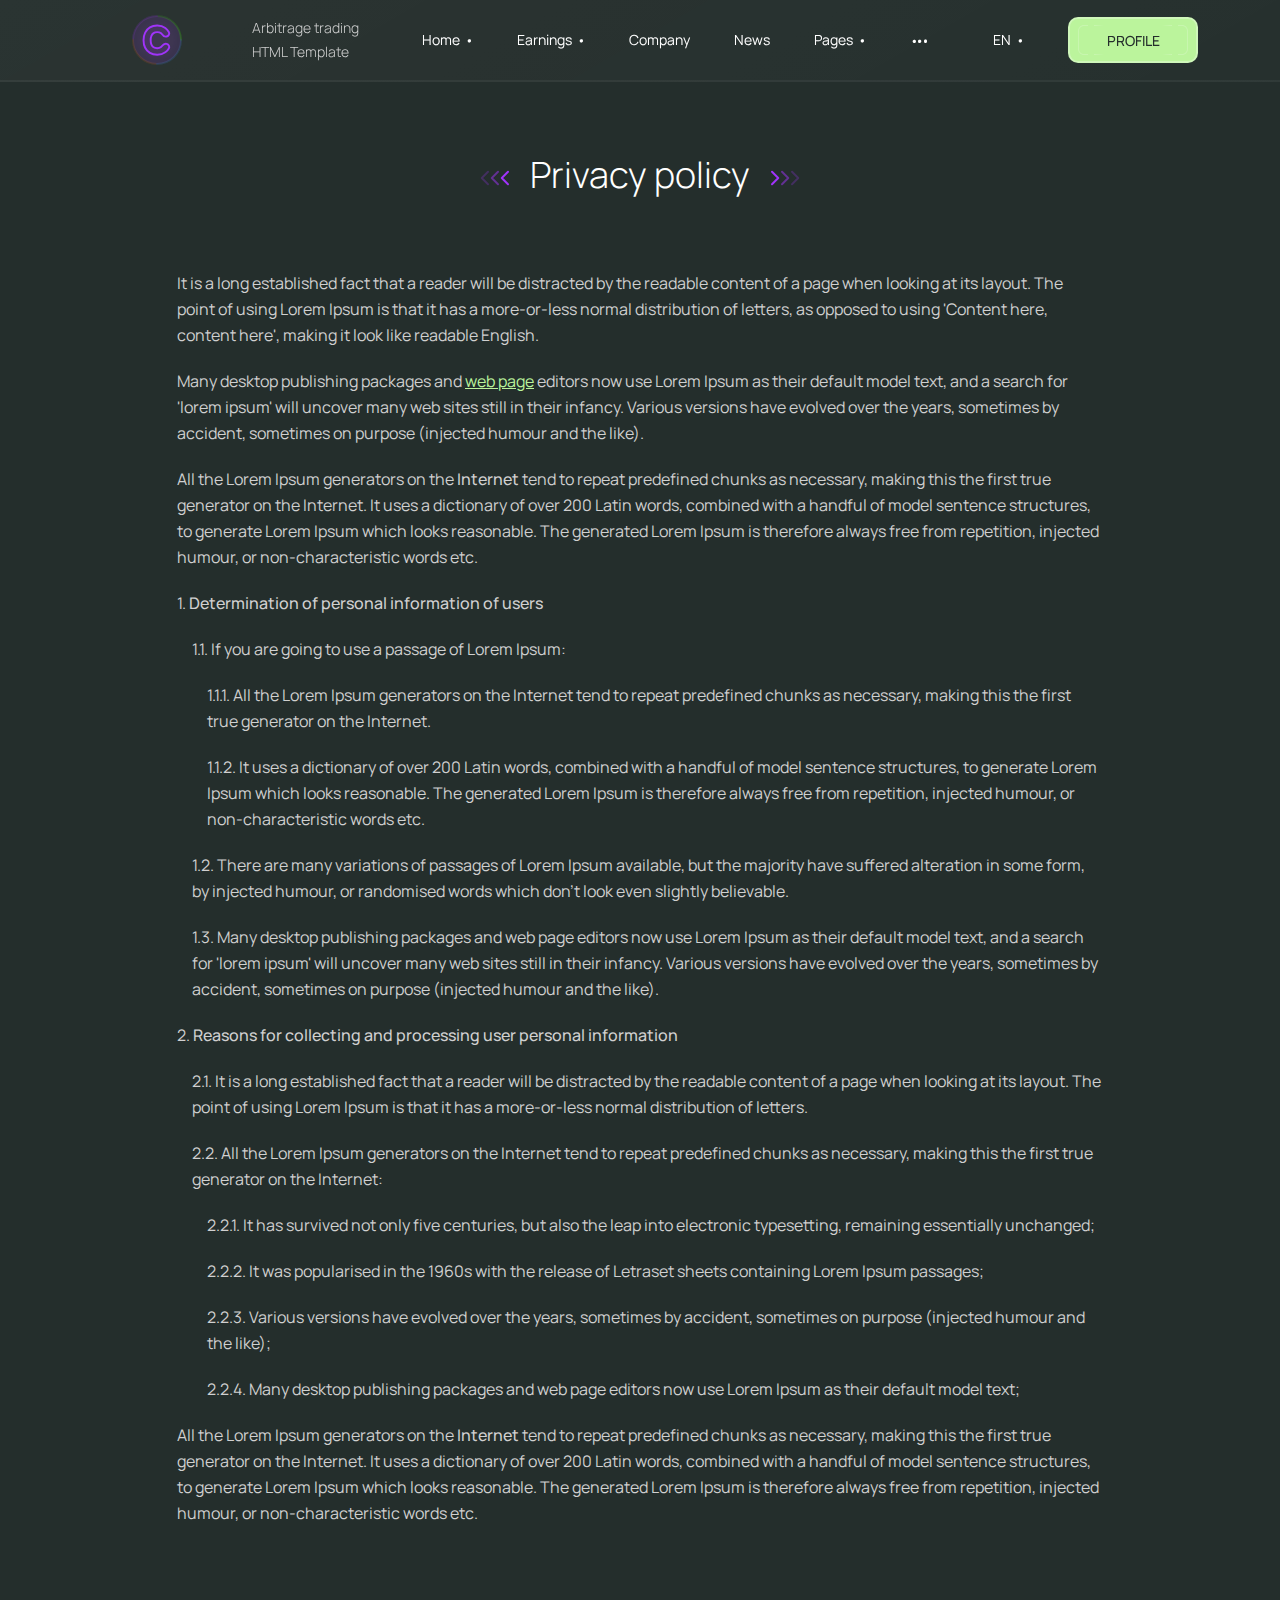
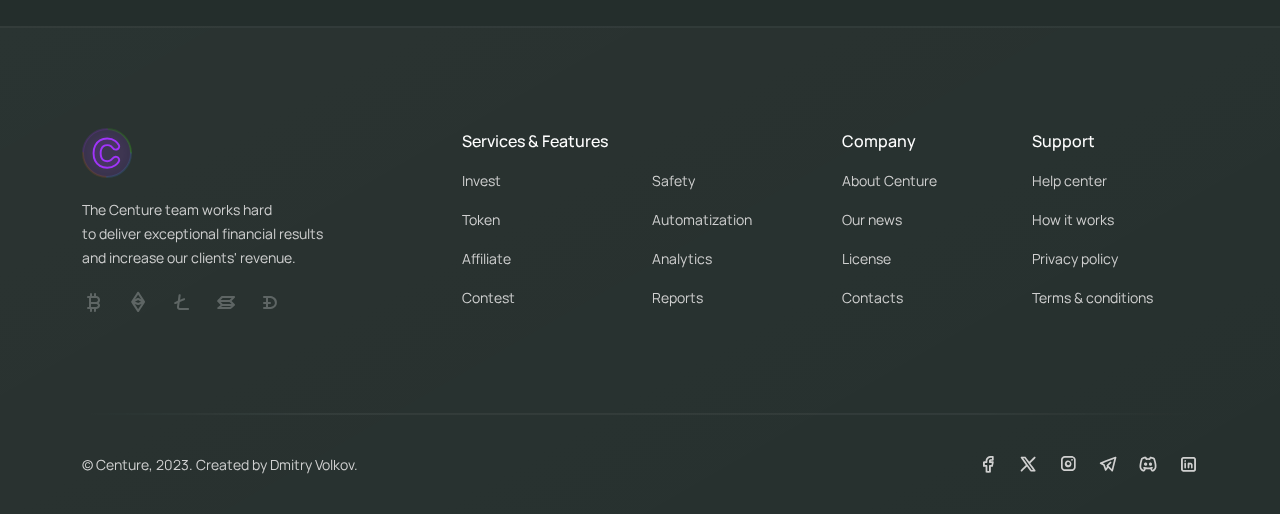
<file: privacy.html>
<!DOCTYPE html>
<html lang="en">
<head>
	<meta charset="utf-8">
	<meta name="viewport" content="width=device-width, initial-scale=1, shrink-to-fit=no">

	<!-- CSS -->
	<link rel="stylesheet" href="css/bootstrap.min.css">
	<link rel="stylesheet" href="css/splide.min.css">
	<link rel="stylesheet" href="css/main.css">

	<!-- Icon font -->
	<link rel="stylesheet" href="webfont/tabler-icons.min.css">

	<!-- Favicons -->
	<link rel="icon" type="image/png" href="icon/favicon-32x32.png" sizes="32x32">
	<link rel="apple-touch-icon" href="icon/favicon-32x32.png">

	<meta name="description" content="Arbitrage trading HTML Template">
	<meta name="keywords" content="">
	<meta name="author" content="Dmitry Volkov">
	<title>Centure – Arbitrage trading HTML Template</title>
</head>

<body class="body">
	<!-- header -->
	<header class="header">
		<div class="container">
			<div class="row">
				<div class="col-12">
					<div class="header__content">
						<!-- btn -->
						<button class="header__btn" type="button" aria-label="header__nav">
							<span></span>
							<span></span>
							<span></span>
						</button>
						<!-- end btn -->

						<!-- logo -->
						<a href="index.html" class="header__logo">
							<img src="img/logo.svg" alt="">
						</a>
						<!-- end logo -->

						<!-- tagline -->
						<span class="header__tagline">Arbitrage trading <br>HTML Template</span>
						<!-- end tagline -->

						<!-- navigation -->
						<ul class="header__nav" id="header__nav">
							<li class="header__dropdown">
								<a class="dropdown-link" href="#" role="button" data-bs-toggle="dropdown" aria-expanded="false">Home <i class="ti ti-point-filled"></i></a>

								<ul class="dropdown-menu header__dropdown-menu">
									<li><a href="index.html">Home style v1</a></li>
									<li><a href="index2.html">Home style v2</a></li>
								</ul>
							</li>

							<li class="header__dropdown">
								<a class="dropdown-link" href="#" role="button" data-bs-toggle="dropdown" aria-expanded="false">Earnings <i class="ti ti-point-filled"></i></a>

								<ul class="dropdown-menu header__dropdown-menu">
									<li><a href="invest.html">Invest</a></li>
									<li><a href="token.html">Token</a></li>
									<li><a href="affiliate.html">Affiliate</a></li>
									<li><a href="contest.html">Contest</a></li>
								</ul>
							</li>

							<li>
								<a href="about.html">Company</a>
							</li>

							<li>
								<a href="blog.html">News</a>
							</li>

							<li class="header__dropdown">
								<a class="dropdown-link" href="#" role="button" data-bs-toggle="dropdown" aria-expanded="false">Pages <i class="ti ti-point-filled"></i></a>

								<ul class="dropdown-menu header__dropdown-menu">
									<li><a href="how.html">How it works</a></li>
									<li><a href="reports.html">Reports</a></li>
									<li><a href="profile.html">Profile</a></li>
									<li><a href="article.html">Article</a></li>
									<li><a href="contacts.html">Get in touch</a></li>
									<li><a href="faq.html">FAQ</a></li>
								</ul>
							</li>

							<li class="header__dropdown">
								<a class="dropdown-link dropdown-link--menu" href="#" role="button" data-bs-toggle="dropdown" aria-expanded="false"><i class="ti ti-dots"></i></a>

								<ul class="dropdown-menu header__dropdown-menu">
									<li><a href="signin.html">Sign in</a></li>
									<li><a href="signup.html">Sign up</a></li>
									<li><a href="forgot.html">Forgot password</a></li>
									<li><a href="404.html">404 Page</a></li>
									<li><a href="privacy.html">Privacy policy</a></li>
								</ul>
							</li>
						</ul>
						<!-- end navigation -->

						<!-- language -->
						<div class="header__language">
							<a class="dropdown-link" href="#" role="button" data-bs-toggle="dropdown" aria-expanded="false">EN <i class="ti ti-point-filled"></i></a>

							<ul class="dropdown-menu header__language-menu">
								<li><a href="#">English</a></li>
								<li><a href="#">Spanish</a></li>
								<li><a href="#">French</a></li>
							</ul>
						</div>
						<!-- end language -->

						<!-- profile -->
						<a href="profile.html" class="header__profile">
							<i class="ti ti-user-circle"></i>
							<span>Profile</span>
						</a>
						<!-- end profile -->
					</div>
				</div>
			</div>
		</div>
	</header>
	<!-- end header -->

	<!-- head -->
	<div class="section section--head">
		<div class="container">
			<div class="row">
				<!-- title -->
				<div class="col-12 col-xl-10 offset-xl-1">
					<div class="section__title">
						<h1>Privacy policy</h1>
					</div>
				</div>
				<!-- end title -->
			</div>
		</div>
	</div>
	<!-- end head -->

	<!-- article -->
	<div class="section">
		<div class="container">
			<div class="row">
				<div class="col-12 col-xl-10 offset-xl-1">
					<div class="article">
						<!-- article content -->
						<div class="article__content">
							<p>It is a long established fact that a reader will be distracted by the readable content of a page when looking at its layout. The point of using Lorem Ipsum is that it has a more-or-less normal distribution of letters, as opposed to using 'Content here, content here', making it look like readable English.</p>
							<p>Many desktop publishing packages and <a href="#">web page</a> editors now use Lorem Ipsum as their default model text, and a search for 'lorem ipsum' will uncover many web sites still in their infancy. Various versions have evolved over the years, sometimes by accident, sometimes on purpose (injected humour and the like).</p>
							<p>All the Lorem Ipsum generators on the <b>Internet</b> tend to repeat predefined chunks as necessary, making this the first true generator on the Internet. It uses a dictionary of over 200 Latin words, combined with a handful of model sentence structures, to generate Lorem Ipsum which looks reasonable. The generated Lorem Ipsum is therefore always free from repetition, injected humour, or non-characteristic words etc.</p>
							<ol>
								<li>
									<h4>Determination of personal information of users</h4>
									<ol>
										<li>If you are going to use a passage of Lorem Ipsum:
											<ol>
												<li>All the Lorem Ipsum generators on the Internet tend to repeat predefined chunks as necessary, making this the first true generator on the Internet.</li>
												<li>It uses a dictionary of over 200 Latin words, combined with a handful of model sentence structures, to generate Lorem Ipsum which looks reasonable. The generated Lorem Ipsum is therefore always free from repetition, injected humour, or non-characteristic words etc.</li>
											</ol>
										</li>
										<li>There are many variations of passages of Lorem Ipsum available, but the majority have suffered alteration in some form, by injected humour, or randomised words which don't look even slightly believable.</li>
										<li>Many desktop publishing packages and web page editors now use Lorem Ipsum as their default model text, and a search for 'lorem ipsum' will uncover many web sites still in their infancy. Various versions have evolved over the years, sometimes by accident, sometimes on purpose (injected humour and the like).</li>
									</ol>
								</li>

								<li>
									<h4>Reasons for collecting and processing user personal information</h4>
									<ol>
										<li>It is a long established fact that a reader will be distracted by the readable content of a page when looking at its layout. The point of using Lorem Ipsum is that it has a more-or-less normal distribution of letters.</li>
										<li>All the Lorem Ipsum generators on the Internet tend to repeat predefined chunks as necessary, making this the first true generator on the Internet:
											<ol>
												<li>It has survived not only five centuries, but also the leap into electronic typesetting, remaining essentially unchanged;</li>
												<li>It was popularised in the 1960s with the release of Letraset sheets containing Lorem Ipsum passages;</li>
												<li>Various versions have evolved over the years, sometimes by accident, sometimes on purpose (injected humour and the like);</li>
												<li>Many desktop publishing packages and web page editors now use Lorem Ipsum as their default model text;</li>
											</ol>
										</li>
									</ol>
								</li>
							</ol>
							<p>All the Lorem Ipsum generators on the <b>Internet</b> tend to repeat predefined chunks as necessary, making this the first true generator on the Internet. It uses a dictionary of over 200 Latin words, combined with a handful of model sentence structures, to generate Lorem Ipsum which looks reasonable. The generated Lorem Ipsum is therefore always free from repetition, injected humour, or non-characteristic words etc.</p>
						</div>
						<!-- end article content -->
					</div>
				</div>
			</div>
		</div>
	</div>
	<!-- end article -->

	<!-- footer -->
	<footer class="footer">
		<div class="container">
			<div class="row">
				<div class="col-12 col-sm-8 col-md-6 col-lg-6 col-xl-4 order-1 order-lg-4 order-xl-1">
					<!-- footer logo -->
					<div class="footer__logo">
						<img src="img/logo.svg" alt="">
					</div>
					<!-- end footer logo -->

					<!-- footer tagline -->
					<p class="footer__tagline">The Centure team works hard <br>to deliver exceptional financial results <br>and increase our clients' revenue.</p>
					<!-- end footer tagline -->

					<!-- footer currencies -->
					<div class="footer__currencies">
						<i class="ti ti-currency-bitcoin"></i>
						<i class="ti ti-currency-ethereum"></i>
						<i class="ti ti-currency-litecoin"></i>
						<i class="ti ti-currency-solana"></i>
						<i class="ti ti-currency-dogecoin"></i>
					</div>
					<!-- end footer currencies -->
				</div>

				<!-- navigation -->
				<div class="col-6 col-md-4 col-lg-3 col-xl-2 order-3 order-md-2 order-lg-2 order-xl-3 offset-md-2 offset-lg-0">
					<h6 class="footer__title">Company</h6>
					<div class="footer__nav">
						<a href="about.html">About Centure</a>
						<a href="blog.html">Our news</a>
						<a href="about.html">License</a>
						<a href="contacts.html">Contacts</a>
					</div>
				</div>

				<div class="col-12 col-md-8 col-lg-6 col-xl-4 order-2 order-md-3 order-lg-1 order-xl-2">
					<div class="row">
						<div class="col-12">
							<h6 class="footer__title">Services & Features</h6>
						</div>

						<div class="col-6">
							<div class="footer__nav">
								<a href="invest.html">Invest</a>
								<a href="token.html">Token</a>
								<a href="affiliate.html">Affiliate</a>
								<a href="contest.html">Contest</a>
							</div>
						</div>

						<div class="col-6">
							<div class="footer__nav">
								<a href="about.html">Safety</a>
								<a href="about.html">Automatization</a>
								<a href="about.html">Analytics</a>
								<a href="reports.html">Reports</a>
							</div>
						</div>
					</div>
				</div>

				<div class="col-6 col-md-4 col-lg-3 col-xl-2 order-4 order-md-4 order-lg-3 order-xl-4">
					<h6 class="footer__title">Support</h6>
					<div class="footer__nav">
						<a href="faq.html">Help center</a>
						<a href="how.html">How it works</a>
						<a href="privacy.html">Privacy policy</a>
						<a href="privacy.html">Terms & conditions</a>
					</div>
				</div>
				<!-- end navigation -->
			</div>

			<div class="row">
				<div class="col-12">
					<div class="footer__content">
						<!-- footer social -->
						<div class="footer__social">
							<a href="#" target="_blank"><i class="ti ti-brand-facebook"></i></a>
							<a href="#" target="_blank"><i class="ti ti-brand-x"></i></a>
							<a href="#" target="_blank"><i class="ti ti-brand-instagram"></i></a>
							<a href="#" target="_blank"><i class="ti ti-brand-telegram"></i></a>
							<a href="#" target="_blank"><i class="ti ti-brand-discord"></i></a>
							<a href="#" target="_blank"><i class="ti ti-brand-linkedin"></i></a>
						</div>
						<!-- end footer social -->

						<!-- footer copyright -->
						<small class="footer__copyright">© Centure, 2023. Created by <a href="https://themeforest.net/user/dmitryvolkov/portfolio" target="_blank">Dmitry Volkov</a>.</small>
						<!-- end footer copyright -->
					</div>
				</div>
			</div>
		</div>

		<!-- design elements -->
		<span class="screw screw--footer screw--footer-bl"></span>
		<span class="screw screw--footer screw--footer-br"></span>
		<span class="screw screw--footer screw--footer-tr"></span>
		<span class="screw screw--footer screw--footer-tl"></span>
	</footer>
	<!-- end footer -->

	<!-- JS -->
	<script src="js/bootstrap.bundle.min.js"></script>
	<script src="js/smooth-scrollbar.js"></script>
	<script src="js/splide.min.js"></script>
	<script src="js/three.min.js"></script>
	<script src="js/vanta.fog.min.js"></script>
	<script src="js/main.js"></script>
</body>
</html>
</file>
<file: css/main.css>
/*----------------------------------------

----------------------------------------*/
/*----------------------------------------
[Table of contents]

1. Colors
2. Fonts
3. Common styles
4. Header
5. Hero
6. Section
7. CTA
8. Progressbar
9. Stats
10. Features
11. Deals
12. Invest
13. Roadmap
14. Partner
15. Accordion
16. Company
17. About
18. Step
19. Question
20. Node
21. Arbitrage pool
22. Profile
23. Deposit
24. Post
25. Article
26. Share
27. Paginator
28. Footer
29. Form
30. Page error
31. Modal
32. Splide
33. Block icon
34. Screw
35. Scrollbar-track
36. Animation
----------------------------------------*/
/*==============================
	Colors
==============================*/
/*==============================
	Fonts
==============================*/
@import url("css2.css");

/*==============================
	Common styles
==============================*/
html {
  -webkit-text-size-adjust: 100%;
  -ms-text-size-adjust: 100%;
}

html,
body {
  height: 100%;
}

body {
  font-family: 'Manrope', sans-serif;
  font-weight: 400;
  background-color: #242E2C;
  -webkit-font-smoothing: antialiased;
}

button {
  padding: 0;
  border: none;
  background-color: transparent;
  transition: 0.5s ease;
  transition-property: color, background-color, border-color, box-shadow;
  cursor: pointer;
}

button:focus {
  outline: none;
}

a {
  text-decoration: none;
  transition: 0.5s ease;
  transition-property: color, background-color, border-color, box-shadow;
}

a:hover,
a:active,
a:focus {
  outline: none;
  text-decoration: none;
}

input,
textarea,
select {
  padding: 0;
  margin: 0;
  border-radius: 0;
  -webkit-appearance: none;
  -moz-appearance: none;
  -ms-appearance: none;
  appearance: none;
  box-shadow: none;
  transition: 0.5s ease;
  transition-property: background-color, border-color;
}

input:focus,
textarea:focus,
select:focus {
  outline: none;
}

select::-ms-expand {
  display: none;
}

input::-webkit-outer-spin-button,
input::-webkit-inner-spin-button {
  -webkit-appearance: none;
  margin: 0;
}

input[type=number] {
  -moz-appearance: textfield;
}

ul {
  margin: 0;
  padding: 0;
  list-style: none;
}

::-moz-selection {
  background: #242E2C;
  color: #16142a;
  text-shadow: none;
}

::selection {
  background: #BBF49C;
  color: #16142a;
  text-shadow: none;
}

::-webkit-input-placeholder {
  color: #d0d0d0;
  opacity: 1;
}

::-moz-placeholder {
  color: #d0d0d0;
  opacity: 1;
}

:-moz-placeholder {
  color: #d0d0d0;
  opacity: 1;
}

:-ms-input-placeholder {
  color: #d0d0d0;
  opacity: 1;
}

:focus {
  outline: -webkit-focus-ring-color auto 0px;
}

:focus-visible {
  outline: 0px dotted;
}

@media (min-width: 1400px) {

  .container,
  .container-lg,
  .container-md,
  .container-sm,
  .container-xl,
  .container-xxl {
    max-width: 1140px;
  }
}

.body--home {
  /* background: url("../img/bg.png") no-repeat top center/cover #16142a; */
}

body::-webkit-scrollbar {
  width: 6px;
}

body::-webkit-scrollbar-track {
  background: rgba(255, 255, 255, 0.05);
}

body::-webkit-scrollbar-thumb {
  background-color: rgba(255, 255, 255, 0.2);
  outline: 0 solid rgba(255, 255, 255, 0.05);
}

.row--relative {
  position: relative;
}

/*==============================
	Header
==============================*/
.header {
  position: fixed;
  width: 100%;
  top: 0;
  left: 0;
  z-index: 99;
  border-bottom: 2px solid rgba(255, 255, 255, 0.05);
  background: linear-gradient(150deg, rgba(255, 255, 255, 0.03) 0%, rgba(255, 255, 255, 0.01) 100%);
  backdrop-filter: blur(10px);
  -webkit-backdrop-filter: blur(10px);
  transition: background 0.5s ease;
}

.header--active {
  /* background: #16142a; */
}

.header__content {
  display: flex;
  flex-direction: row;
  justify-content: space-between;
  align-items: center;
  position: relative;
  height: 80px;
  width: 100%;
}

.header__logo {
  z-index: 1;
  width: auto;
  height: 50px;
  display: inline-flex;
  flex-direction: row;
  justify-content: flex-start;
  align-items: center;
  position: relative;
  margin-left: 40px;
}

.header__logo img {
  height: 50px;
  width: 150px;
}

.header__btn {
  position: absolute;
  width: 24px;
  height: 22px;
  display: block;
  left: 0;
}

.header__btn span {
  position: absolute;
  left: 0;
  width: 24px;
  height: 2px;
  background-color: #fff;
  border-radius: 2px;
  transition: 0.5s ease;
  opacity: 1;
}

.header__btn span:first-child {
  top: 0;
}

.header__btn span:nth-child(2) {
  top: 10px;
  width: 16px;
}

.header__btn span:last-child {
  top: 20px;
  width: 8px;
}

.header__btn--active span:first-child {
  transform: rotate(45deg);
  top: 10px;
}

.header__btn--active span:nth-child(2) {
  opacity: 0;
}

.header__btn--active span:last-child {
  width: 24px;
  transform: rotate(-45deg);
  top: 10px;
}

.header__tagline {
  display: none;
}

.header__language {
  position: relative;
  display: block;
  width: auto;
  margin-left: auto;
  margin-right: 30px;
}

.header__language a.dropdown-link {
  display: inline-flex;
  flex-direction: row;
  justify-content: flex-start;
  align-items: center;
  font-size: 14px;
  line-height: 24px;
  height: 40px;
  font-weight: 400;
  color: #fff;
  text-transform: uppercase;
}

.header__language a.dropdown-link i {
  font-size: 8px;
  margin-left: 5px;
  margin-top: 2px;
}

.header__language a.dropdown-link:hover,
.header__language a.dropdown-link[aria-expanded="true"] {
  color: #BBF49C;
}

.header__language-menu {
  position: absolute;
  background-color: #16142a;
  padding: 20px;
  display: flex !important;
  flex-direction: column;
  justify-content: flex-start;
  align-items: flex-start;
  min-width: 110px;
  text-align: left;
  z-index: -1;
  pointer-events: none;
  opacity: 0;
  border-radius: 10px;
  transition: 0.5s ease;
  transition-property: opacity, margin-top, transform;
  top: 0;
  transform: translate3d(0px, 16px, 0px);
  border: 2px solid rgba(255, 255, 255, 0.05);
}

.header__language-menu li {
  position: relative;
  padding: 0;
  margin-bottom: 12px;
}

.header__language-menu li:last-child {
  margin-bottom: 0;
}

.header__language-menu a {
  font-size: 14px;
  line-height: 24px;
  color: #fff;
  text-transform: none;
  font-weight: 400;
}

.header__language-menu a:hover {
  color: #BBF49C;
}

.header__language-menu.show {
  z-index: 1000;
  pointer-events: auto;
  opacity: 1;
}

.header__nav {
  position: fixed;
  display: flex;
  flex-direction: column;
  justify-content: flex-start;
  align-items: flex-start;
  width: 280px;
  height: calc(100vh - 82px);
  top: 82px;
  left: 0;
  background: #BBF49C;
  padding: 30px 15px 0;
  transition: transform 0.5s ease;
  transform: translate3d(-280px, 0, 0);
  border-right: 2px solid rgba(255, 255, 255, 0.05);
}

.header__nav--active {
  transform: translate3d(0, 0, 0);
}

.header__nav li {
  display: block;
  margin-bottom: 25px;
}

.header__nav li:last-child {
  margin-bottom: 0;
}

.header__nav a {
  display: inline-flex;
  flex-direction: row;
  justify-content: flex-start;
  align-items: center;
  font-size: 14px;
  line-height: 24px;
  font-weight: 400;
  color: #fff;
  text-transform: uppercase;
}

.header__nav a i {
  font-size: 8px;
  margin-left: 5px;
  margin-top: 2px;
}

.header__nav a.dropdown-link--menu {
  height: 24px;
}

.header__nav a.dropdown-link--menu i {
  font-size: 20px;
  margin-left: 0;
}

.header__nav a:hover,
.header__nav a[aria-expanded="true"] {
  color: #BBF49C;
}

.header__dropdown {
  position: relative;
  display: block;
  width: auto;
}

.header__dropdown-menu {
  position: absolute;
  background-color: #16142a;
  padding: 20px;
  display: flex !important;
  flex-direction: column;
  justify-content: flex-start;
  align-items: flex-start;
  min-width: 140px;
  text-align: left;
  z-index: -1;
  pointer-events: none;
  opacity: 0;
  border-radius: 10px;
  transition: 0.5s ease;
  transition-property: opacity, margin-top, transform;
  top: 0;
  transform: translate3d(0px, 16px, 0px);
  border: 2px solid rgba(255, 255, 255, 0.05);
}

.header__dropdown-menu li {
  position: relative;
  padding: 0;
  margin-bottom: 12px;
}

.header__dropdown-menu li:last-child {
  margin-bottom: 0;
}

.header__dropdown-menu a {
  font-size: 14px;
  line-height: 24px;
  color: #fff;
  text-transform: none;
  font-weight: 400;
  white-space: nowrap;
}

.header__dropdown-menu a:hover {
  color: #BBF49C;
}

.header__dropdown-menu.show {
  z-index: 1000;
  pointer-events: auto;
  opacity: 1;
}

.header__profile span {
  color: #242E2C;
}

.header__profile {
  display: flex;
  flex-direction: row;
  justify-content: center;
  align-items: center;
  position: relative;
  width: 46px;
  height: 46px;
  border-radius: 10px;
  border: 2px solid rgba(255, 255, 255, 0.3);
  background: linear-gradient(135deg, #BBF49C 0%, #BBF49C 50%, #BBF49C 100%);
}

.header__profile span {
  display: none;
}

.header__profile i {
  font-size: 24px;
  color: #242E2C;
}

.header__profile:hover {
  border-color: #BBF49C;
}

@media (min-width: 576px) {
  .header__logo {
    margin-left: 45px;
  }

  .header__tagline {
    display: block;
    line-height: 24px;
    color: #d0d0d0;
    font-size: 14px;
    margin-right: auto;
    margin-left: 20px;
    font-weight: 300;
  }

  .header__nav {
    padding-left: calc((100vw - 516px) / 2);
    width: 320px;
    transform: translate3d(-320px, 0, 0);
  }

  .header__nav--active {
    transform: translate3d(0, 0, 0);
  }
}

@media (min-width: 768px) {
  .header__language {
    margin-right: 44px;
  }

  .header__profile {
    min-width: 130px;
    padding: 0 20px;
    width: auto;
  }

  .header__profile span {
    display: block;
    text-transform: uppercase;
    font-size: 14px;
    transition: 0.5s ease;
    font-weight: 500;
  }

  .header__profile i {
    display: none;
  }

  .header__profile:before,
  .header__profile:after {
    content: '';
    position: absolute;
    pointer-events: none;
    width: 26px;
    height: 30px;
  }

  .header__profile:before {
    background: url("../img/btn/left--small.svg") no-repeat center;
    left: 8px;
    transition: left 0.5s ease;
  }

  .header__profile:after {
    background: url("../img/btn/right--small.svg") no-repeat center;
    right: 8px;
    transition: right 0.5s ease;
  }

  .header__profile:hover:before {
    left: 12px;
  }

  .header__profile:hover:after {
    right: 12px;
  }

  .header__nav {
    padding-left: calc((100vw - 696px) / 2);
  }
}

@media (min-width: 992px) {
  .header__nav {
    padding-left: calc((100vw - 936px) / 2);
  }
}

@media (min-width: 1200px) {
  .header__btn {
    display: none;
  }

  .header__logo {
    margin-left: 0;
  }

  .header__language {
    margin-left: 0;
  }

  .header__nav {
    position: relative;
    flex-direction: row;
    align-items: center;
    width: auto;
    height: 80px;
    top: auto;
    left: auto;
    background: transparent;
    padding: 0;
    transition: 0s;
    transform: translate3d(0, 0, 0);
    border-right: none;
    z-index: 2;
    margin-right: auto;
  }

  .header__nav li {
    margin-right: 44px;
    margin-bottom: 0;
  }

  .header__nav li:last-child {
    margin-right: 0;
  }

  .header__nav a {
    justify-content: center;
    height: 40px;
    text-transform: none;
  }

  .header__nav a.dropdown-link--menu {
    height: 40px;
  }

  .header__dropdown-menu li {
    margin-right: 0;
    margin-bottom: 12px;
    padding: 0;
  }

  .header__dropdown-menu li:last-child {
    margin-bottom: 0;
  }

  .header__dropdown-menu a {
    height: auto;
    color: #fff;
    justify-content: flex-start;
  }

  .header__dropdown-menu a:hover {
    color: #BBF49C;
  }

  .header__profile {
    z-index: 1;
  }
}

@media (min-width: 1400px) {

  .header:before,
  .header:after {
    content: '';
    position: absolute;
    display: block;
    width: 67px;
    height: 20px;
    top: 30px;
    pointer-events: none;
  }

  .header:before {
    left: 30px;
    background: url("../img/dodgers/screw--header-left.svg") no-repeat center;
  }

  .header:after {
    right: 30px;
    background: url("../img/dodgers/screw--header-right.svg") no-repeat center;
  }
}

/*==============================
	Hero
==============================*/
.hero {
  margin-top: 80px;
  padding: 100px 0 36px;
}

.hero__title {
  font-size: 32px;
  line-height: 48px;
  text-transform: uppercase;
  color: #fff;
  font-weight: 300;
  margin-bottom: 0;
}

.hero__title strong,
.hero__title b {
  font-weight: 500;
}

.hero__text {
  font-size: 16px;
  line-height: 26px;
  font-weight: 400;
  color: #d0d0d0;
  margin-bottom: 16px;
  margin-top: 15px;
}

.hero__text a {
  color: #fff;
  border-bottom: 2px solid #BBF49C;
}

.hero__text a:hover {
  border-color: transparent;
}

.hero__text strong,
.hero__text b {
  font-weight: 500;
}

.hero__btns {
  display: flex;
  flex-direction: row;
  justify-content: space-between;
  align-items: center;
  width: 100%;
  margin-top: 40px;
}

.hero__btn {
  display: flex;
  flex-direction: row;
  justify-content: center;
  align-items: center;
  width: calc(50% - 15px);
  height: 60px;
  border-radius: 10px;
  border: 2px solid rgba(255, 255, 255, 0.3);
  background: linear-gradient(135deg, #BBF49C 0%, #BBF49C 50%, #BBF49C 100%);
  font-size: 14px;
  color: #242E2C;
  text-transform: uppercase;
  font-weight: 500;
  position: relative;
}

.hero__btn--light {
  background: transparent;
  border: 2px solid #BBF49C;
  color: #fff;

}

.hero__btn:before,
.hero__btn:after {
  content: '';
  position: absolute;
  pointer-events: none;
  width: 28px;
  height: 40px;
}

.hero__btn:before {
  background: url("../img/btn/left.svg") no-repeat center;
  left: 10px;
  transition: left 0.5s ease;
}

.hero__btn:after {
  background: url("../img/btn/right.svg") no-repeat center;
  right: 10px;
  transition: right 0.5s ease;
}

.hero__btn:hover {
  border-color: #fff;
}

.hero__btn:hover:before {
  left: 15px;
}

.hero__btn:hover:after {
  right: 15px;
}

.hero__content {
  display: flex;
  flex-direction: column;
  justify-content: center;
  align-items: flex-start;
  width: 100%;
}

.hero__content--second {
  margin-top: 60px;
}

@media (min-width: 576px) {
  .hero__title {
    font-size: 36px;
    line-height: 52px;
  }

  .hero__btns {
    justify-content: flex-start;
  }

  .hero__btn {
    width: 200px;
    margin-right: 30px;
  }

  .hero__btn:last-child {
    margin-right: 0;
  }
}

@media (min-width: 768px) {
  .hero {
    padding: 120px 0 46px;
  }

  .hero__title {
    font-size: 42px;
    line-height: 58px;
  }

  .hero__text {
    font-size: 18px;
    line-height: 30px;
  }

  .hero__btns {
    margin-top: 50px;
  }

  .hero__btn {
    margin-right: 40px;
  }

  .hero__btn:last-child {
    margin-right: 0;
  }

  .hero__content--second {
    margin-top: 70px;
  }
}

@media (min-width: 992px) {
  .hero__content--second {
    margin-top: 0;
  }
}

@media (min-width: 1200px) {
  .hero {
    padding: 150px 0 76px;
  }

  .hero__title {
    font-size: 44px;
    line-height: 60px;
  }

  .hero__content--second {
    margin-top: 0;
  }
}

/*==============================
	Section
==============================*/
.section {
  position: relative;
  padding-bottom: 60px;
}

.section--head {
  margin-top: 80px;
  padding: 60px 0 20px;
}

.section--pb {
  padding-bottom: 26px;
}

.section--content {
  padding: 0;
}

.section__title {
  display: flex;
  flex-direction: column;
  justify-content: flex-start;
  align-items: center;
  width: 100%;
}

.section__title h1,
.section__title h2 {
  font-size: 30px;
  line-height: 40px;
  font-weight: 300;
  color: #fff;
  margin-bottom: 16px;
  text-align: center;
  position: relative;
  width: auto;
  padding: 0 50px;
}

.section__title h1:before,
.section__title h2:before,
.section__title h1:after,
.section__title h2:after {
  content: '';
  position: absolute;
  display: block;
  width: 30px;
  height: 30px;
  pointer-events: none;
  top: 50%;
  margin-top: -12px;
}

.section__title h1:before,
.section__title h2:before {
  left: 0;
  background: url("../img/dodgers/title--left.svg") no-repeat center;
}

.section__title h1:after,
.section__title h2:after {
  right: 0;
  background: url("../img/dodgers/title--right.svg") no-repeat center;
}

.section__title p {
  font-size: 16px;
  line-height: 26px;
  font-weight: 400;
  color: #d0d0d0;
  margin-bottom: 16px;
  text-align: center;
}

.section__title p a {
  color: #fff;
  border-bottom: 2px solid #BBF49C;
}

.section__title p a:hover {
  border-color: transparent;
}

.section__canvas {
  position: absolute;
  top: 0;
  right: 40px;
  left: 40px;
  bottom: -24px;
  width: auto;
  max-width: none;
  padding: 0;
  z-index: 1;
  border-radius: 10px;
  overflow: hidden;
  opacity: 0.25;
}

.section__canvas--full {
  right: 0;
  left: 0;
  bottom: 0;
  border-radius: 0;
}

.section__tabs {
  display: flex;
  flex-direction: row;
  justify-content: center;
  align-items: center;
  flex-wrap: nowrap;
  overflow-x: auto;
  width: 100%;
  border: none;
  margin-bottom: 16px;
  margin-top: 24px;
}

.section__tabs li {
  margin-right: 25px;
}

.section__tabs li:last-child {
  margin-right: 0;
}

.section__tabs button {
  display: flex;
  flex-direction: row;
  justify-content: flex-start;
  align-items: center;
  color: #d0d0d0;
  position: relative;
  font-size: 14px;
  height: 40px;
  font-weight: 400;
  white-space: nowrap;
}

.section__tabs button:hover {
  color: #fff;
}

.section__tabs button:before {
  content: '';
  position: absolute;
  bottom: 0;
  left: 0;
  right: 0;
  height: 0;
  display: block;
  background: #BBF49C;
  box-shadow: none;
  transition: 0.5s ease;
  border-radius: 3px 3px 0 0;
}

.section__tabs button.active {
  color: #fff;
}

.section__tabs button.active:before {
  height: 2px;
}

.section__tabs--big {
  justify-content: flex-start;
}

.section__tabs--left {
  justify-content: flex-start;
  margin-top: 0;
}

.section__btns {
  display: flex;
  flex-direction: row;
  justify-content: center;
  align-items: center;
  width: 100%;
  margin-top: 40px;
}

.section__btns--two {
  justify-content: space-between;
}

.section__btns--two .section__btn {
  width: calc(50% - 15px);
}

.section__btns--mt {
  margin-top: 10px;
}

.section__btn {
  display: flex;
  flex-direction: row;
  justify-content: center;
  align-items: center;
  width: 180px;
  height: 60px;
  border-radius: 10px;
  border: 2px solid rgba(255, 255, 255, 0.3);
  background: linear-gradient(135deg, #BBF49C 0%, #BBF49C 50%, #BBF49C 100%);
  font-size: 14px;
  color: #242E2C;
  text-transform: uppercase;
  font-weight: 500;
  position: relative;
}

.section__btn--light {
  background: transparent;
}

.section__btn:before,
.section__btn:after {
  content: '';
  position: absolute;
  pointer-events: none;
  width: 28px;
  height: 40px;
}

.section__btn:before {
  background: url("../img/btn/left.svg") no-repeat center;
  left: 10px;
  transition: left 0.5s ease;
}

.section__btn:after {
  background: url("../img/btn/right.svg") no-repeat center;
  right: 10px;
  transition: right 0.5s ease;
}

.section__btn:hover {
  border-color: #BBF49C;
}

.section__btn:hover:before {
  left: 15px;
}

.section__btn:hover:after {
  right: 15px;
}

.section__content {
  display: flex;
  flex-direction: row;
  justify-content: center;
  align-items: center;
  width: 100%;
  height: auto;
  min-height: 100vh;
  padding: 40px 20px;
  position: relative;
}

@media (min-width: 414px) {
  .section__tabs button {
    font-size: 16px;
  }
}

@media (min-width: 576px) {
  .section__tabs li {
    margin-right: 30px;
  }

  .section__tabs li:last-child {
    margin-right: 0;
  }

  .section__tabs--big {
    justify-content: center;
  }

  .section__btns--two {
    justify-content: center;
  }

  .section__btns--two .section__btn {
    width: 200px;
    margin: 0 15px;
  }

  .section__btn {
    width: 200px;
  }
}

@media (min-width: 768px) {
  .section {
    padding-bottom: 70px;
  }

  .section--head {
    padding: 70px 0 30px;
  }

  .section--pb {
    padding-bottom: 26px;
  }

  .section--content {
    padding: 0;
  }

  .section__title h1,
  .section__title h2 {
    font-size: 36px;
    line-height: 50px;
  }

  .section__btns {
    margin-top: 50px;
  }

  .section__btns--two .section__btn {
    margin: 0 20px;
  }

  .section__btns--mt {
    margin-top: 20px;
  }
}

@media (min-width: 992px) {
  .section--head {
    padding: 70px 0 30px;
  }

  .section__canvas {
    top: 50px;
    right: -15px;
    left: -15px;
    bottom: 50px;
  }

  .section__canvas--page {
    top: 74px;
  }

  .section__canvas--full {
    top: 0;
    right: 0;
    left: 0;
    bottom: 0;
  }

  .section__tabs-profile {
    position: relative;
  }

  .section__tabs--profile {
    flex-direction: column;
    justify-content: flex-start;
    overflow-x: visible;
    width: 100%;
    margin-bottom: 0;
    margin-top: 24px;
    border-radius: 10px;
    border: 2px solid rgba(255, 255, 255, 0.05);
    background: linear-gradient(150deg, rgba(255, 255, 255, 0.03) 0%, rgba(255, 255, 255, 0.01) 100%);
    backdrop-filter: blur(10px);
    -webkit-backdrop-filter: blur(10px);
    position: relative;
    padding: 50px 45px;
    z-index: 2;
  }

  .section__tabs--profile li {
    display: flex;
    flex-direction: row;
    justify-content: center;
    align-items: center;
    margin-right: 0;
    margin-bottom: 22px;
    position: relative;
    width: 100%;
  }

  .section__tabs--profile li:before {
    content: '';
    position: absolute;
    bottom: -12px;
    left: 0;
    right: 0;
    display: block;
    height: 2px;
    background: linear-gradient(90deg, rgba(255, 255, 255, 0) 0%, rgba(255, 255, 255, 0.05) 20%, rgba(255, 255, 255, 0.05) 80%, rgba(255, 255, 255, 0) 100%);
  }

  .section__tabs--profile li:last-child {
    margin-right: 0;
    margin-bottom: 0;
  }

  .section__tabs--profile li:last-child:before {
    display: none;
  }

  .section__tabs--profile button {
    padding: 0 14px;
    height: 36px;
  }

  .section__tabs--profile button:before {
    width: 4px;
    height: 4px;
    right: auto;
    bottom: 50%;
    border-radius: 50%;
    left: 0;
    margin-bottom: -2px;
    opacity: 0;
    transition: opacity 0.5s ease;
  }

  .section__tabs--profile button:after {
    content: '';
    position: absolute;
    width: 4px;
    height: 4px;
    bottom: 50%;
    border-radius: 50%;
    right: 0;
    margin-bottom: -2px;
    background-color: #BBF49C;
    opacity: 0;
    transition: opacity 0.5s ease;
  }

  .section__tabs--profile button.active:before {
    height: 4px;
  }

  .section__tabs--profile button.active:before,
  .section__tabs--profile button.active:after {
    opacity: 1;
  }
}

@media (min-width: 1200px) {
  .section {
    padding-bottom: 100px;
  }

  .section--head {
    padding: 70px 0 30px;
  }

  .section--pb {
    padding-bottom: 26px;
  }

  .section--content {
    padding: 0;
  }

  .section__tabs li {
    margin-right: 44px;
  }

  .section__tabs li:last-child {
    margin-right: 0;
  }

  .section__tabs--profile li {
    margin-right: 0;
  }
}

/*==============================
	CTA
==============================*/
.cta {
  display: flex;
  flex-direction: column;
  justify-content: center;
  align-items: center;
  width: 100%;
  border-radius: 25px 10px 10px 10px;
  border: 2px solid rgba(255, 255, 255, 0.05);
  background: linear-gradient(150deg, rgba(255, 255, 255, 0.03) 0%, rgba(255, 255, 255, 0.01) 100%);
  backdrop-filter: blur(10px);
  -webkit-backdrop-filter: blur(10px);
  position: relative;
  padding: 50px 60px;
  transition: 0.5s ease;
  transition-property: border-color;
}

.cta__title {
  font-size: 24px;
  line-height: 34px;
  font-weight: 400;
  color: #fff;
  margin-bottom: 12px;
  text-align: center;
}

.cta__text {
  font-size: 16px;
  line-height: 26px;
  font-weight: 400;
  color: #d0d0d0;
  margin-bottom: 0;
  text-align: center;
}

.cta__text b,
.cta__text strong {
  color: #fff;
  font-weight: 500;
}

.cta .progressbar {
  margin-top: 30px;
}

.cta:hover {
  border-color: rgba(187, 244, 156, 0.2);
}

/*==============================
	Progressbar
==============================*/
.progressbar {
  display: flex;
  flex-direction: column;
  justify-content: flex-start;
  align-items: flex-start;
  width: 100%;
}

.progressbar--contest {
  margin-top: 30px;
}

.progressbar--cta {
  margin-top: 30px;
}

.progressbar--orange .progress-bar {
  background-color: #e66c12 !important;
}

.progressbar--green .progress-bar {
  background-color: #20be60 !important;
}

.progressbar--red .progress-bar {
  background-color: #e2293b !important;
}

.progressbar--blue .progress-bar {
  background-color: #4399fc !important;
}

.progressbar__title {
  font-size: 14px;
  font-weight: 400;
  line-height: 24px;
  color: #d0d0d0;
  margin-bottom: 15px;
}

.progressbar .progress {
  width: 100%;
  border-radius: 10px;
  background-color: rgba(255, 255, 255, 0.1);
  overflow: visible;
}

.progressbar .progress-bar {
  border-radius: 10px;
  background-color: #BBF49C;
  overflow: visible;
  position: relative;
}

.progressbar .progress-bar span {
  position: absolute;
  top: 100%;
  right: 0;
  font-size: 14px;
  line-height: 24px;
  color: #fff;
  margin-top: 10px;
}

.progressbar__values {
  display: flex;
  flex-direction: row;
  justify-content: space-between;
  align-items: center;
  width: 100%;
}

.progressbar__value {
  font-size: 14px;
  line-height: 24px;
  color: #fff;
  margin-top: 10px;
}

@media (min-width: 992px) {
  .progressbar--contest {
    margin-top: auto;
  }
}

/*==============================
	Stats
==============================*/
.stats {
  display: flex;
  flex-direction: column;
  justify-content: center;
  align-items: center;
  width: 100%;
  height: 130px;
  margin-top: 24px;
  border-radius: 10px;
  border: 2px solid rgba(255, 255, 255, 0.05);
  background: linear-gradient(150deg, rgba(255, 255, 255, 0.03) 0%, rgba(255, 255, 255, 0.01) 100%);
  backdrop-filter: blur(10px);
  -webkit-backdrop-filter: blur(10px);
  position: relative;
}

.stats:before,
.stats:after {
  content: '';
  position: absolute;
  top: 22px;
  width: 36px;
  height: 2px;
  display: block;
  pointer-events: none;
}

.stats:before {
  left: 46px;
  background: linear-gradient(90deg, rgba(255, 255, 255, 0.05) 0%, rgba(255, 255, 255, 0) 100%);
}

.stats:after {
  right: 46px;
  background: linear-gradient(90deg, rgba(255, 255, 255, 0) 0%, rgba(255, 255, 255, 0.05) 100%);
}

.stats__value {
  font-size: 32px;
  line-height: 100%;
  font-weight: 400;
  color: #fff;
  margin-top: 15px;
  margin-bottom: 10px;
}

.stats__name {
  font-size: 14px;
  line-height: 24px;
  color: #d0d0d0;
  margin-bottom: 0;
}

.stats__dodger {
  position: absolute;
  display: block;
  width: 16px;
  height: 63px;
  top: 15px;
  pointer-events: none;
}

.stats__dodger--left {
  left: 15px;
}

.stats__dodger--right {
  right: 15px;
}

.stats__dodger--purple {
  background: url("../img/dodgers/stats--purple.svg") no-repeat center;
}

.stats__dodger--orange {
  background: url("../img/dodgers/stats--orange.svg") no-repeat center;
}

.stats__dodger--green {
  background: url("../img/dodgers/stats--green.svg") no-repeat center;
}

.stats__dodger--blue {
  background: url("../img/dodgers/stats--blue.svg") no-repeat center;
}

.stats__dodger--red {
  background: url("../img/dodgers/stats--red.svg") no-repeat center;
}

/*==============================
	Features
==============================*/
.feature {
  display: flex;
  flex-direction: column;
  justify-content: center;
  align-items: center;
  width: 100%;
  height: 215px;
  margin-top: 24px;
  border-radius: 25px 10px 10px 10px;
  border: 2px solid rgba(255, 255, 255, 0.05);
  background: linear-gradient(150deg, rgba(255, 255, 255, 0.03) 0%, rgba(255, 255, 255, 0.01) 100%);
  backdrop-filter: blur(10px);
  -webkit-backdrop-filter: blur(10px);
  position: relative;
  padding: 0 55px;
}

.feature__title {
  font-size: 24px;
  line-height: 34px;
  font-weight: 400;
  color: #fff;
  margin-bottom: 12px;
  text-align: center;
}

.feature__text {
  font-size: 16px;
  line-height: 26px;
  font-weight: 400;
  color: #d0d0d0;
  margin-bottom: 0;
  text-align: center;
}

.feature__text b,
.feature__text strong {
  color: #fff;
  font-weight: 500;
}

/*==============================
	Deals
==============================*/
.deals {
  display: flex;
  flex-direction: column;
  justify-content: flex-start;
  align-items: flex-start;
  width: 100%;
  margin-top: 24px;
  border-radius: 10px;
  border: 2px solid rgba(255, 255, 255, 0.05);
  background: linear-gradient(150deg, rgba(255, 255, 255, 0.03) 0%, rgba(255, 255, 255, 0.01) 100%);
  backdrop-filter: blur(10px);
  -webkit-backdrop-filter: blur(10px);
  position: relative;
  padding: 50px 60px;
}

.deals__table-wrap {
  width: 100%;
  position: relative;
}

.deals__table {
  width: 100%;
  min-width: 992px;
  border-spacing: 0;
}

.deals__table thead {
  border-bottom: 2px solid rgba(255, 255, 255, 0.05);
}

.deals__table thead th {
  font-size: 12px;
  color: #d0d0d0;
  font-weight: 400;
  padding: 20px 15px;
  line-height: 100%;
  margin-bottom: 0;
  border: none;
  text-transform: uppercase;
}

.deals__table thead th:first-child {
  padding-left: 0;
}

.deals__table thead th:last-child {
  padding-right: 0;
}

.deals__table tbody tr {
  border-bottom: 1px solid rgba(255, 255, 255, 0.05);
}

.deals__table tbody tr:last-child {
  border-bottom: none;
}

.deals__table tbody td {
  padding: 20px 15px;
}

.deals__table tbody td:first-child {
  padding-left: 0;
}

.deals__table tbody td:last-child {
  padding-right: 0;
}

.deals__text {
  display: inline-flex;
  flex-direction: row;
  justify-content: flex-start;
  align-items: center;
  font-size: 14px;
  line-height: 24px;
  color: #fff;
}

.deals__text i {
  font-size: 20px;
}

.deals__text--green {
  color: #20be60;
}

.deals__text--buy i {
  color: #20be60;
}

.deals__text--sell i {
  color: #e2293b;
}

.deals__exchange {
  display: inline-flex;
  flex-direction: row;
  justify-content: flex-start;
  align-items: center;
}

.deals__exchange img {
  width: 20px;
  height: 20px;
  border-radius: 50%;
  margin-right: 5px;
}

.deals__exchange span {
  font-size: 14px;
  line-height: 24px;
  color: #fff;
}

.deals__exchange span.green {
  color: #20be60;
}

.deals__exchange span.red {
  color: #e2293b;
}

.deals__exchange i {
  font-size: 20px;
  line-height: 24px;
  color: #fff;
  margin: 0 10px;
}

/*==============================
	Invest
==============================*/
.invest {
  display: flex;
  flex-direction: column;
  justify-content: flex-start;
  align-items: flex-start;
  width: 100%;
  margin-top: 24px;
  border-radius: 25px 10px 10px 10px;
  border: 2px solid rgba(255, 255, 255, 0.05);
  background: linear-gradient(150deg, rgba(255, 255, 255, 0.03) 0%, rgba(255, 255, 255, 0.01) 100%);
  backdrop-filter: blur(10px);
  -webkit-backdrop-filter: blur(10px);
  position: relative;
  padding: 50px 60px;
  z-index: 2;
}

.invest__title {
  font-size: 30px;
  line-height: 40px;
  font-weight: 300;
  color: #fff;
  margin-bottom: 0;
}

.invest__text {
  font-size: 16px;
  line-height: 26px;
  font-weight: 400;
  color: #d0d0d0;
  margin-bottom: 0;
  margin-top: 20px;
}

.invest__table {
  margin-top: 20px;
  width: 100%;
  border-spacing: 0;
}

.invest__table thead {
  border-bottom: 2px solid rgba(255, 255, 255, 0.05);
}

.invest__table thead th {
  font-size: 14px;
  color: #d0d0d0;
  font-weight: 400;
  padding: 20px 15px;
  line-height: 100%;
  margin-bottom: 0;
  border: none;
}

.invest__table thead th:first-child {
  padding-left: 0;
}

.invest__table thead th:last-child {
  padding-right: 0;
  text-align: right;
}

.invest__table tbody tr {
  border-bottom: 1px solid rgba(255, 255, 255, 0.05);
}

.invest__table tbody tr:last-child {
  border-bottom: none;
}

.invest__table tbody tr:last-child td {
  font-size: 18px;
}

.invest__table tbody td {
  font-size: 16px;
  color: #fff;
  font-weight: 400;
  padding: 20px 15px;
  line-height: 100%;
  border: none;
}

.invest__table tbody td:first-child {
  padding-left: 0;
}

.invest__table tbody td:last-child {
  padding-right: 0;
  text-align: right;
}

.invest__table tbody td.blue {
  color: #4399fc;
}

.invest__table tbody td.yellow {
  color: #d8be15;
}

.invest__list {
  margin-top: 30px;
}

.invest__list li {
  font-size: 16px;
  line-height: 26px;
  font-weight: 400;
  color: #d0d0d0;
  margin-bottom: 20px;
}

.invest__list li b {
  color: #fff;
  font-weight: 500;
}

.invest__list li:last-child {
  margin-bottom: 0;
}

.invest__rate-wrap {
  display: flex;
  flex-direction: column;
  justify-content: flex-start;
  align-items: flex-start;
  width: 100%;
  margin-top: 30px;
}

.invest__rate {
  display: inline-flex;
  flex-direction: column;
  justify-content: flex-start;
  align-items: flex-start;
}

.invest__rate span {
  font-size: 16px;
  line-height: 26px;
  color: #d0d0d0;
  margin-bottom: 5px;
}

.invest__rate p {
  font-size: 20px;
  line-height: 30px;
  color: #fff;
  font-weight: 400;
  margin-bottom: 0;
}

.invest__rate p.green {
  color: #20be60;
}

.invest__rate p.red {
  color: #e2293b;
}

.invest__rate p small {
  color: #d0d0d0;
  font-weight: 400;
  font-size: 14px;
}

.invest__graph {
  display: flex;
  flex-direction: row;
  justify-content: flex-start;
  align-items: flex-end;
  width: 140px;
  height: 62px;
  border-left: 2px solid #BBF49C;
  border-right: 2px solid #BBF49C;
  margin-top: 15px;
  overflow: hidden;
}

.invest__graph img {
  -webkit-animation: linear 50s infinite mini-chart;
  animation: linear 50s infinite mini-chart;
  -webkit-transform-origin: right;
  -ms-transform-origin: right;
  transform-origin: right;
}

.invest__info {
  font-size: 14px;
  line-height: 24px;
  font-weight: 400;
  color: #d0d0d0;
  margin-bottom: 0;
  margin-top: 42px;
  padding-top: 40px;
  position: relative;
  width: 100%;
}

.invest__info:before {
  content: '';
  position: absolute;
  top: 0;
  left: 0;
  right: 0;
  display: block;
  height: 2px;
  background: linear-gradient(90deg, rgba(255, 255, 255, 0) 0%, rgba(255, 255, 255, 0.05) 20%, rgba(255, 255, 255, 0.05) 80%, rgba(255, 255, 255, 0) 100%);
}

.invest__link {
  font-size: 16px;
  line-height: 30px;
  color: #fff;
  border-bottom: 2px solid #BBF49C;
  margin-top: 30px;
}

.invest__link:hover {
  border-color: transparent;
}

.invest__group {
  position: relative;
  width: 100%;
  display: flex;
  flex-direction: column;
  justify-content: flex-start;
  align-items: flex-start;
  margin-top: 20px;
}

@media (min-width: 576px) {
  .invest__rate-wrap {
    flex-direction: row;
    justify-content: space-between;
    align-items: flex-end;
  }

  .invest__graph {
    margin-top: 0;
  }
}

@media (min-width: 768px) {
  .invest__title {
    font-size: 32px;
    line-height: 42px;
  }
}

@media (min-width: 992px) {
  .invest {
    min-height: 390px;
    margin-top: 0;
  }

  .invest--big {
    min-height: auto;
    margin-top: 24px;
  }

  .invest--contest {
    min-height: calc(100% - 24px);
    margin-top: 24px;
  }

  .invest__link {
    margin-top: auto;
  }
}

/*==============================
	Roadmap
==============================*/
.roadmap {
  display: flex;
  flex-direction: column;
  justify-content: flex-start;
  align-items: flex-start;
  width: 100%;
  border-radius: 25px 10px 10px 10px;
  border: 2px solid rgba(255, 255, 255, 0.05);
  background: linear-gradient(150deg, rgba(255, 255, 255, 0.03) 0%, rgba(255, 255, 255, 0.01) 100%);
  backdrop-filter: blur(10px);
  -webkit-backdrop-filter: blur(10px);
  position: relative;
  padding: 50px 60px;
  z-index: 2;
}

.roadmap__title {
  font-size: 30px;
  line-height: 40px;
  font-weight: 300;
  color: #fff;
  margin-bottom: 0;
}

.roadmap__carousel {
  position: relative;
  width: 100%;
  margin-top: 30px;
}

.roadmap__block {
  display: flex;
  flex-direction: column;
  justify-content: flex-start;
  align-items: flex-start;
  width: 100%;
  position: relative;
}

.roadmap__block:before {
  content: '';
  position: absolute;
  display: block;
  border-radius: 50%;
  width: 16px;
  height: 16px;
  left: 0;
  top: 55px;
  border: 3px solid rgba(255, 255, 255, 0.2);
  z-index: 1;
}

.roadmap__block:after {
  content: '';
  position: absolute;
  display: block;
  top: 62px;
  left: 26px;
  right: 0;
  background-color: rgba(255, 255, 255, 0.2);
  height: 2px;
  border-radius: 2px;
}

.roadmap__block--active:before {
  border-color: #4399fc;
}

.roadmap__block--active .roadmap__block-list li:before {
  background-color: #4399fc;
}

.roadmap__block-title {
  font-size: 20px;
  line-height: 30px;
  color: #fff;
  font-weight: 500;
  display: block;
  margin-bottom: 66px;
}

.roadmap__block-list {
  display: flex;
  flex-direction: column;
  justify-content: flex-start;
  align-items: flex-start;
  width: 100%;
}

.roadmap__block-list li {
  color: #fff;
  font-size: 16px;
  line-height: 26px;
  margin-bottom: 15px;
  padding-left: 16px;
  position: relative;
}

.roadmap__block-list li:last-child {
  margin-bottom: 0;
}

.roadmap__block-list li:before {
  content: '';
  position: absolute;
  width: 4px;
  height: 4px;
  background-color: #fff;
  opacity: 1;
  top: 11px;
  left: 0;
  border-radius: 50%;
}

@media (min-width: 768px) {
  .roadmap__title {
    font-size: 32px;
    line-height: 42px;
  }

  .roadmap__block-list {
    padding-right: 15px;
  }
}

/*==============================
	Partner
==============================*/
.partner {
  display: flex;
  flex-direction: row;
  justify-content: center;
  align-items: center;
  width: 100%;
  height: 140px;
  position: relative;
  margin-top: 24px;
  border-radius: 10px;
  border: 2px solid rgba(255, 255, 255, 0.05);
  background: linear-gradient(150deg, rgba(255, 255, 255, 0.03) 0%, rgba(255, 255, 255, 0.01) 100%);
  backdrop-filter: blur(10px);
  -webkit-backdrop-filter: blur(10px);
}

.partner p {
  position: absolute;
  transform: scale(0.8);
  opacity: 0;
  transition: 0.35s linear;
  transition-property: transform, opacity;
  font-size: 16px;
  color: #fff;
  margin-bottom: 0;
}

.partner img {
  max-width: 100%;
  opacity: 1;
  transition: 0.35s linear;
  transition-property: transform, opacity;
}

.partner:hover p {
  opacity: 1;
  transform: scale(1);
}

.partner:hover img {
  opacity: 0;
  transform: scale(0.8);
}

/*==============================
	Accordion
==============================*/
.accordion__card {
  margin-top: 24px;
}

.accordion__card button {
  display: flex;
  flex-direction: row;
  justify-content: center;
  align-items: center;
  position: relative;
  width: 100%;
  border: 2px solid rgba(255, 255, 255, 0.05);
  background: linear-gradient(150deg, rgba(255, 255, 255, 0.03) 0%, rgba(255, 255, 255, 0.01) 100%);
  backdrop-filter: blur(10px);
  -webkit-backdrop-filter: blur(10px);
  border-radius: 25px;
  min-height: 50px;
  padding: 10px 65px;
  color: #fff;
  font-size: 16px;
  line-height: 26px;
  font-weight: 400;
  text-align: center;
}

.accordion__card button:before,
.accordion__card button:after {
  content: '';
  position: absolute;
  display: block;
  width: 50px;
  height: 50px;
  border-radius: 25px;
  background-color: transparent;
  border: 2px solid rgba(255, 255, 255, 0.05);
  background: url("../img/dodgers/screw.svg") no-repeat center;
  transition: border-color 0.5s ease;
}

.accordion__card button:before {
  top: -2px;
  left: -2px;
}

.accordion__card button:after {
  top: -2px;
  right: -2px;
}

.accordion__card button:hover:before,
.accordion__card button:hover:after {
  border-color: #BBF49C;
}

.accordion__card button[aria-expanded="true"]:before,
.accordion__card button[aria-expanded="true"]:after {
  border-color: #BBF49C;
}

.accordion__card p {
  padding: 20px 24px 0;
  color: #d0d0d0;
  font-size: 16px;
  line-height: 26px;
  margin-bottom: 0;
  text-align: center;
}

.accordion__card p b {
  font-weight: 500;
}

/*==============================
	Company
==============================*/
.company {
  display: flex;
  flex-direction: column;
  justify-content: flex-start;
  align-items: flex-start;
  width: 100%;
  margin-top: 24px;
  border-radius: 25px 10px 10px 10px;
  border: 2px solid rgba(255, 255, 255, 0.05);
  background: linear-gradient(150deg, rgba(255, 255, 255, 0.03) 0%, rgba(255, 255, 255, 0.01) 100%);
  backdrop-filter: blur(10px);
  -webkit-backdrop-filter: blur(10px);
  position: relative;
  padding: 50px 60px;
  z-index: 2;
}

.company__title {
  font-size: 30px;
  line-height: 40px;
  font-weight: 300;
  color: #fff;
  margin-bottom: 30px;
}

.company__subtitle {
  font-size: 16px;
  line-height: 26px;
  color: #d0d0d0;
  margin-bottom: 15px;
  margin-top: 20px;
}

.company__text {
  font-size: 16px;
  line-height: 26px;
  color: #d0d0d0;
  margin-bottom: 20px;
}

.company__text b {
  color: #fff;
  font-weight: 500;
}

.company__text:last-child {
  margin-bottom: 0;
}

@media (min-width: 768px) {
  .company__title {
    font-size: 32px;
    line-height: 42px;
  }
}

@media (min-width: 992px) {
  .company {
    margin-top: 0;
  }
}

@media (min-width: 1200px) {
  .company__subtitle {
    margin-top: 0;
  }
}

/*==============================
	About
==============================*/
.about {
  display: flex;
  flex-direction: column;
  justify-content: flex-start;
  align-items: flex-start;
  width: 100%;
  margin-top: 24px;
  border-radius: 25px 10px 10px 10px;
  border: 2px solid rgba(255, 255, 255, 0.05);
  background: linear-gradient(150deg, rgba(255, 255, 255, 0.03) 0%, rgba(255, 255, 255, 0.01) 100%);
  backdrop-filter: blur(10px);
  -webkit-backdrop-filter: blur(10px);
  position: relative;
  padding: 50px 60px;
  z-index: 2;
}

.about__title {
  font-size: 30px;
  line-height: 40px;
  font-weight: 300;
  color: #fff;
  margin-bottom: 10px;
}

.about__text {
  font-size: 16px;
  line-height: 26px;
  color: #d0d0d0;
  margin-top: 20px;
  margin-bottom: 0;
}

.about__text b {
  color: #fff;
  font-weight: 500;
}

@media (min-width: 768px) {
  .about__title {
    font-size: 32px;
    line-height: 42px;
  }
}

/*==============================
	Step
==============================*/
.step {
  display: flex;
  flex-direction: column;
  justify-content: flex-start;
  align-items: flex-start;
  width: 100%;
  margin-top: 24px;
  border-radius: 25px 10px 10px 10px;
  border: 2px solid rgba(255, 255, 255, 0.05);
  background: linear-gradient(150deg, rgba(255, 255, 255, 0.03) 0%, rgba(255, 255, 255, 0.01) 100%);
  backdrop-filter: blur(10px);
  -webkit-backdrop-filter: blur(10px);
  position: relative;
  padding: 50px 60px;
  z-index: 2;
}

.step__title {
  font-size: 26px;
  line-height: 36px;
  font-weight: 300;
  color: #fff;
  margin-bottom: 0;
}

.step__text {
  font-size: 16px;
  line-height: 26px;
  color: #d0d0d0;
  margin-top: 20px;
  margin-bottom: 0;
}

.step__text b {
  color: #fff;
  font-weight: 500;
}

@media (min-width: 768px) {
  .step__title {
    font-size: 30px;
    line-height: 40px;
  }
}

/*==============================
	Question
==============================*/
.question {
  display: flex;
  flex-direction: column;
  justify-content: flex-start;
  align-items: center;
  width: 100%;
  margin-top: 24px;
  border-radius: 25px 10px 10px 10px;
  border: 2px solid rgba(255, 255, 255, 0.05);
  background: linear-gradient(150deg, rgba(255, 255, 255, 0.03) 0%, rgba(255, 255, 255, 0.01) 100%);
  backdrop-filter: blur(10px);
  -webkit-backdrop-filter: blur(10px);
  position: relative;
  padding: 50px 60px;
  z-index: 2;
}

.question__title {
  font-size: 30px;
  line-height: 40px;
  font-weight: 300;
  color: #fff;
  text-align: center;
  margin-bottom: 20px;
}

.question__text {
  font-size: 16px;
  line-height: 26px;
  color: #d0d0d0;
  text-align: center;
  margin-bottom: 20px;
}

.question__text b {
  color: #fff;
  font-weight: 500;
}

@media (min-width: 768px) {
  .question__title {
    font-size: 32px;
    line-height: 42px;
  }

  .question__text {
    padding: 0 25%;
  }
}

@media (min-width: 992px) {
  .question {
    margin-top: 0;
  }
}

@media (min-width: 1200px) {
  .question__text {
    padding: 0 30%;
  }
}

/*==============================
	Node
==============================*/
.node {
  display: flex;
  flex-direction: column;
  justify-content: flex-start;
  align-items: center;
  width: 100%;
  height: auto;
  margin-top: 24px;
  border-radius: 10px;
  border: 2px solid rgba(255, 255, 255, 0.05);
  background: linear-gradient(150deg, rgba(255, 255, 255, 0.03) 0%, rgba(255, 255, 255, 0.01) 100%);
  backdrop-filter: blur(10px);
  -webkit-backdrop-filter: blur(10px);
  position: relative;
  padding: 40px;
  z-index: 2;
}

.node--contest {
  padding-bottom: 50px;
}

.node--hero {
  padding-bottom: 50px;
  margin-top: 0;
}

.node:before,
.node:after {
  content: '';
  position: absolute;
  top: 22px;
  width: 36px;
  height: 2px;
  display: block;
  pointer-events: none;
}

.node:before {
  left: 46px;
  background: linear-gradient(90deg, rgba(255, 255, 255, 0.05) 0%, rgba(255, 255, 255, 0) 100%);
}

.node:after {
  right: 46px;
  background: linear-gradient(90deg, rgba(255, 255, 255, 0) 0%, rgba(255, 255, 255, 0.05) 100%);
}

.node__title {
  font-size: 30px;
  font-weight: 400;
  line-height: 40px;
  color: #fff;
  margin-bottom: 10px;
}

.node__title b {
  font-weight: 400;
}

.node__title--orange b {
  color: #e66c12;
}

.node__title--green b {
  color: #39dc01;
}

.node__title--blue b {
  color: #4399fc;
}

.node__title--purple b {
  color: #BBF49C;
}

.node__title--red b {
  color: #e2293b;
}

.node__date {
  font-size: 14px;
  line-height: 24px;
  font-weight: 400;
  color: #d0d0d0;
  text-align: center;
  margin-bottom: 10px;
}

.node__price {
  font-size: 14px;
  line-height: 24px;
  font-weight: 400;
  color: #d0d0d0;
  text-align: center;
}

.node__price b {
  color: #fff;
  font-weight: 400;
  font-size: 16px;
}

.node__line {
  display: flex;
  flex-direction: column;
  justify-content: center;
  align-items: center;
  width: 60px;
  height: 4px;
  margin: 25px 0;
}

.node__line img {
  width: 100%;
}

.node__list {
  display: flex;
  flex-direction: column;
  justify-content: flex-start;
  align-items: flex-start;
  width: 100%;
}

.node__list li {
  margin-bottom: 12px;
  font-size: 16px;
  line-height: 26px;
  font-weight: 400;
  color: #d0d0d0;
  position: relative;
  padding-left: 30px;
}

.node__list li i {
  font-size: 20px;
  color: #20be60;
  position: absolute;
  left: 0;
  top: 3px;
}

.node__list li b {
  font-weight: 500;
  color: #fff;
}

.node__list li:last-child {
  margin-bottom: 0;
}

.node__btn {
  display: flex;
  flex-direction: row;
  justify-content: center;
  align-items: center;
  width: 100%;
  height: 60px;
  border-radius: 10px;
  border: 2px solid rgba(255, 255, 255, 0.3);
  background: linear-gradient(135deg, #BBF49C 0%, #BBF49C 50%, #BBF49C 100%);
  font-size: 14px;
  color: #fff;
  text-transform: uppercase;
  font-weight: 500;
  position: relative;
  margin-top: 30px;
}

.node__btn:before,
.node__btn:after {
  content: '';
  position: absolute;
  pointer-events: none;
  width: 28px;
  height: 40px;
}

.node__btn:before {
  background: url("../img/btn/left.svg") no-repeat center;
  left: 10px;
  transition: left 0.5s ease;
}

.node__btn:after {
  background: url("../img/btn/right.svg") no-repeat center;
  right: 10px;
  transition: right 0.5s ease;
}

.node__btn:hover {
  border-color: #BBF49C;
}

.node__btn:hover:before {
  left: 15px;
}

.node__btn:hover:after {
  right: 15px;
}

/*==============================
	Arbitrage pool
==============================*/
.apool {
  display: flex;
  flex-direction: column;
  justify-content: flex-start;
  align-items: center;
  width: 100%;
  height: auto;
  margin-top: 24px;
  border-radius: 25px 10px 10px 10px;
  border: 2px solid rgba(255, 255, 255, 0.05);
  background: linear-gradient(150deg, rgba(255, 255, 255, 0.03) 0%, rgba(255, 255, 255, 0.01) 100%);
  backdrop-filter: blur(10px);
  -webkit-backdrop-filter: blur(10px);
  position: relative;
  padding: 40px;
  z-index: 2;
}

.apool__title {
  font-size: 30px;
  font-weight: 400;
  line-height: 40px;
  color: #fff;
  margin-bottom: 15px;
}

.apool__title b {
  font-weight: 400;
}

.apool__tabs {
  display: flex;
  flex-direction: row;
  justify-content: center;
  align-items: center;
  flex-wrap: nowrap;
  overflow-x: auto;
  width: 100%;
  border: none;
  margin-bottom: 30px;
  position: relative;
}

.apool__tabs:before {
  content: '';
  position: absolute;
  bottom: 0;
  left: 0;
  right: 0;
  display: block;
  height: 2px;
  background: linear-gradient(90deg, rgba(255, 255, 255, 0) 0%, rgba(255, 255, 255, 0.05) 20%, rgba(255, 255, 255, 0.05) 80%, rgba(255, 255, 255, 0) 100%);
}

.apool__tabs li {
  margin-right: 30px;
}

.apool__tabs li:last-child {
  margin-right: 0;
}

.apool__tabs button {
  display: flex;
  flex-direction: row;
  justify-content: flex-start;
  align-items: center;
  color: #d0d0d0;
  position: relative;
  font-size: 16px;
  height: 40px;
  font-weight: 400;
  white-space: nowrap;
}

.apool__tabs button:hover {
  color: #fff;
}

.apool__tabs button:before {
  content: '';
  position: absolute;
  bottom: 0;
  left: 0;
  right: 0;
  height: 0;
  display: block;
  background: #BBF49C;
  box-shadow: none;
  transition: 0.5s ease;
  border-radius: 3px 3px 0 0;
}

.apool__tabs button.active {
  color: #fff;
}

.apool__tabs button.active:before {
  height: 2px;
}

.apool__tabs--orange button:before {
  background: #e66c12;
}

.apool__tabs--green button:before {
  background: #39dc01;
}

.apool__tabs--blue button:before {
  background: #4399fc;
}

.apool .tab-content {
  width: 100%;
}

.apool__content {
  display: flex;
  flex-direction: column;
  justify-content: flex-start;
  align-items: center;
  width: 100%;
}

.apool__value {
  font-size: 14px;
  line-height: 24px;
  font-weight: 400;
  color: #d0d0d0;
  text-align: center;
  margin-bottom: 10px;
}

.apool__profit {
  font-size: 14px;
  line-height: 24px;
  font-weight: 400;
  color: #d0d0d0;
  text-align: center;
  margin-bottom: 30px;
}

.apool__profit b {
  color: #fff;
  font-weight: 400;
  font-size: 16px;
}

.apool__group {
  position: relative;
  width: 100%;
  display: flex;
  flex-direction: column;
  justify-content: flex-start;
  align-items: flex-start;
  margin-bottom: 20px;
}

.apool__label {
  font-style: normal;
  font-weight: 400;
  font-size: 14px;
  color: #d0d0d0;
  width: 100%;
  line-height: 100%;
  margin-bottom: 15px;
}

.apool__input {
  width: 100%;
  height: 50px;
  padding: 0 20px 0 54px;
  border: 2px solid rgba(255, 255, 255, 0.05);
  background: url("../img/dollar.svg") no-repeat center left 15px transparent;
  background-size: 24px 24px;
  border-radius: 10px;
  font-size: 14px;
  color: #fff;
  cursor: default;
  font-weight: 400;
}

.apool__input:hover,
.apool__input:focus {
  border-color: rgba(255, 255, 255, 0.25);
}

.apool__btn {
  display: flex;
  flex-direction: row;
  justify-content: center;
  align-items: center;
  width: 100%;
  height: 60px;
  border-radius: 10px;
  border: 2px solid rgba(255, 255, 255, 0.3);
  background: linear-gradient(135deg, #BBF49C 0%, #BBF49C 50%, #BBF49C 100%);
  font-size: 14px;
  color: #fff;
  text-transform: uppercase;
  font-weight: 500;
  position: relative;
  margin-top: 10px;
}

.apool__btn:before,
.apool__btn:after {
  content: '';
  position: absolute;
  pointer-events: none;
  width: 28px;
  height: 40px;
}

.apool__btn:before {
  background: url("../img/btn/left.svg") no-repeat center;
  left: 10px;
  transition: left 0.5s ease;
}

.apool__btn:after {
  background: url("../img/btn/right.svg") no-repeat center;
  right: 10px;
  transition: right 0.5s ease;
}

.apool__btn:hover {
  border-color: #BBF49C;
}

.apool__btn:hover:before {
  left: 15px;
}

.apool__btn:hover:after {
  right: 15px;
}

/*==============================
	Profile
==============================*/
.profile {
  display: flex;
  flex-direction: column;
  justify-content: flex-start;
  align-items: flex-start;
  width: 100%;
  margin-top: 24px;
  border-radius: 10px;
  border: 2px solid rgba(255, 255, 255, 0.05);
  background: linear-gradient(150deg, rgba(255, 255, 255, 0.03) 0%, rgba(255, 255, 255, 0.01) 100%);
  backdrop-filter: blur(10px);
  -webkit-backdrop-filter: blur(10px);
  position: relative;
  padding: 50px 60px;
  z-index: 2;
}

.profile .tab-content {
  width: 100%;
}

.profile__info {
  margin-top: 24px;
  width: 100%;
}

.profile__info p {
  text-align: center;
  font-size: 16px;
  line-height: 26px;
  color: #fff;
  font-weight: 400;
  width: 100%;
  margin-bottom: 0;
}

.profile__info p i {
  margin-right: 4px;
}

.profile__title {
  font-size: 24px;
  font-weight: 400;
  line-height: 36px;
  color: #fff;
  margin-bottom: 25px;
  margin-top: 24px;
}

.profile__title b {
  font-weight: 400;
}

.profile__title--mt {
  margin-top: 0;
}

/*==============================
	Deposit
==============================*/
.deposit {
  display: flex;
  flex-direction: column;
  justify-content: flex-start;
  align-items: flex-start;
  width: 100%;
  margin-top: 24px;
  padding-bottom: 24px;
  position: relative;
}

.deposit:before {
  content: '';
  position: absolute;
  bottom: -1px;
  left: 0;
  right: 0;
  display: block;
  height: 2px;
  background: linear-gradient(90deg, rgba(255, 255, 255, 0) 0%, rgba(255, 255, 255, 0.05) 20%, rgba(255, 255, 255, 0.05) 80%, rgba(255, 255, 255, 0) 100%);
}

.deposit:last-child {
  padding-bottom: 0;
}

.deposit:last-child:before {
  display: none;
}

.deposit__name {
  display: flex;
  flex-direction: row;
  justify-content: flex-start;
  align-items: flex-start;
  width: 100%;
  margin-bottom: 20px;
}

.deposit__icon {
  display: flex;
  flex-direction: row;
  justify-content: center;
  align-items: center;
  height: 50px;
  width: 50px;
  border: 2px solid;
  border-radius: 50%;
}

.deposit__icon i {
  font-size: 22px;
  color: #fff;
}

.deposit__icon--orange {
  border-color: #e66c12;
}

.deposit__icon--green {
  border-color: #39dc01;
}

.deposit__icon--blue {
  border-color: #4399fc;
}

.deposit__title {
  width: calc(100% - 65px);
  margin-left: 15px;
  font-size: 30px;
  font-weight: 400;
  line-height: 50px;
  color: #fff;
  margin-bottom: 0;
}

.deposit__title b {
  font-weight: 400;
}

.deposit__list {
  margin-bottom: 10px;
}

.deposit__list li {
  font-size: 14px;
  font-weight: 400;
  line-height: 24px;
  color: #d0d0d0;
  margin-bottom: 10px;
}

.deposit__list li b {
  color: #fff;
  font-weight: 400;
}

.deposit__list li:last-child {
  margin-bottom: 0;
}

.deposit__profit {
  display: flex;
  flex-direction: column;
  justify-content: flex-start;
  align-items: flex-start;
  margin-top: 20px;
}

.deposit__profit span {
  font-size: 14px;
  font-weight: 400;
  line-height: 24px;
  color: #d0d0d0;
  margin-bottom: 5px;
}

.deposit__profit p {
  font-size: 32px;
  line-height: 100%;
  font-weight: 400;
  color: #fff;
  margin-bottom: 0;
}

@media (min-width: 768px) {
  .deposit__profit {
    position: absolute;
    margin-top: 0;
    top: 0;
    right: 0;
  }
}

/*==============================
	Post
==============================*/
.post {
  position: relative;
  display: flex;
  flex-direction: column;
  justify-content: flex-start;
  align-items: flex-start;
  width: 100%;
  margin-top: 24px;
  border-radius: 10px;
  background-color: #16142a;
  overflow: hidden;
}

.post__img {
  display: flex;
  flex-direction: row;
  justify-content: center;
  align-items: center;
  overflow: hidden;
  width: 100%;
  height: 380px;
  cursor: default;
  position: relative;
  border-radius: 10px;
}

.post__img:before {
  content: '';
  position: absolute;
  display: block;
  z-index: 2;
  bottom: 0;
  left: 0;
  right: 0;
  top: 0;
  pointer-events: none;
  background: linear-gradient(to bottom, rgba(0, 0, 0, 0.3) 0%, rgba(0, 0, 0, 0.7) 100%);
}

.post__img img {
  width: auto;
  height: auto;
  min-width: 100%;
  min-height: 100%;
  position: relative;
  z-index: 1;
  transition: opacity 0.5s ease;
  border-radius: 0;
}

.post__content {
  position: absolute;
  z-index: 2;
  bottom: 0;
  left: 0;
  right: 0;
  display: flex;
  flex-direction: column;
  justify-content: flex-start;
  align-items: flex-start;
  width: 100%;
  padding: 30px 20px;
  border-radius: 0 0 10px 10px;
  background: linear-gradient(150deg, rgba(255, 255, 255, 0.03) 0%, rgba(255, 255, 255, 0.01) 100%);
  backdrop-filter: blur(10px);
  -webkit-backdrop-filter: blur(10px);
}

.post__category {
  display: inline-flex;
  flex-direction: row;
  justify-content: center;
  align-items: center;
  height: 28px;
  min-width: 60px;
  width: auto;
  color: #d0d0d0;
  font-size: 12px;
  text-transform: uppercase;
  letter-spacing: 0.4px;
  background-color: transparent;
  border: 2px solid rgba(255, 255, 255, 0.2);
  border-radius: 6px;
  padding: 0 12px;
  font-weight: 400;
  margin-bottom: 20px;
}

.post__category:hover {
  color: #fff;
}

.post__title {
  display: -webkit-box;
  -webkit-box-orient: vertical;
  -webkit-line-clamp: 2;
  overflow: hidden;
  font-size: 24px;
  line-height: 36px;
  color: #fff;
  font-weight: 400;
  margin-bottom: 0;
  width: 100%;
}

.post__title a {
  display: block;
  color: #fff;
}

.post__title a:hover {
  color: #BBF49C;
}

.post__meta {
  display: flex;
  flex-direction: row;
  justify-content: flex-end;
  align-items: center;
  width: auto;
  height: 28px;
  position: absolute;
  top: 30px;
  right: 20px;
}

.post__date {
  display: flex;
  flex-direction: row;
  justify-content: flex-start;
  align-items: center;
  font-size: 14px;
  line-height: 28px;
  color: #d0d0d0;
  margin-right: 20px;
}

.post__date:last-child {
  margin-right: 0;
}

.post__date i {
  font-size: 20px;
  color: #d0d0d0;
  margin-right: 5px;
}

.post__views {
  display: flex;
  flex-direction: row;
  justify-content: flex-start;
  align-items: center;
  font-size: 14px;
  line-height: 28px;
  color: #d0d0d0;
  margin-right: 20px;
}

.post__views:last-child {
  margin-right: 0;
}

.post__views i {
  font-size: 20px;
  color: #d0d0d0;
  margin-right: 5px;
}

@media (min-width: 768px) {
  .post__title {
    font-size: 28px;
    line-height: 40px;
    padding-right: 33%;
  }
}

@media (min-width: 992px) {
  .post__title {
    padding-right: 0;
  }
}

@media (min-width: 1200px) {
  .post__title {
    padding-right: 25%;
  }

  .post:hover .post__img img {
    opacity: 0.75;
  }
}

/*==============================
	Article
==============================*/
.article {
  display: block;
  position: relative;
  width: 100%;
  margin-top: 24px;
}

.article__category {
  display: inline-flex;
  flex-direction: row;
  justify-content: center;
  align-items: center;
  height: 28px;
  min-width: 60px;
  width: auto;
  color: #d0d0d0;
  font-size: 12px;
  text-transform: uppercase;
  letter-spacing: 0.4px;
  background-color: transparent;
  border: 2px solid rgba(255, 255, 255, 0.2);
  border-radius: 6px;
  padding: 0 12px;
  font-weight: 400;
  margin-right: auto;
}

.article__category:hover {
  color: #fff;
}

.article__date {
  display: flex;
  flex-direction: row;
  justify-content: flex-start;
  align-items: center;
  font-size: 14px;
  line-height: 28px;
  color: #d0d0d0;
  margin-right: 20px;
}

.article__date:last-child {
  margin-right: 0;
}

.article__date i {
  font-size: 20px;
  color: #d0d0d0;
  margin-right: 5px;
}

.article__views {
  display: flex;
  flex-direction: row;
  justify-content: flex-start;
  align-items: center;
  font-size: 14px;
  line-height: 28px;
  color: #d0d0d0;
  margin-right: 20px;
}

.article__views:last-child {
  margin-right: 0;
}

.article__views i {
  font-size: 20px;
  color: #d0d0d0;
  margin-right: 5px;
}

.article__meta {
  display: flex;
  flex-direction: row;
  justify-content: flex-end;
  align-items: center;
  flex-wrap: wrap;
  width: 100%;
  margin-bottom: 20px;
}

.article__content {
  position: relative;
}

.article__content img {
  display: block;
  width: 100%;
  height: auto;
  margin-bottom: 20px;
  border-radius: 10px;
}

.article__content iframe {
  display: block;
  width: 100%;
  height: 240px;
  margin-bottom: 20px;
  border-radius: 10px;
  border: none;
}

.article__content h1,
.article__content h2,
.article__content h3,
.article__content h4,
.article__content h5,
.article__content h6 {
  font-weight: 400;
  color: #fff;
  margin-bottom: 15px;
}

.article__content h1:last-child,
.article__content h2:last-child,
.article__content h3:last-child,
.article__content h4:last-child,
.article__content h5:last-child,
.article__content h6:last-child {
  margin-bottom: 0;
}

.article__content h1 {
  font-size: 30px;
  line-height: 46px;
}

.article__content h2 {
  font-size: 28px;
  line-height: 42px;
}

.article__content h3 {
  font-size: 24px;
  line-height: 36px;
}

.article__content h4 {
  font-size: 22px;
  line-height: 32px;
}

.article__content h5 {
  font-size: 18px;
  line-height: 28px;
}

.article__content h6 {
  font-size: 16px;
  line-height: 26px;
}

.article__content p {
  display: block;
  font-size: 16px;
  line-height: 26px;
  font-weight: 400;
  color: #d0d0d0;
  margin-bottom: 20px;
}

.article__content p b {
  font-weight: 500;
}

.article__content p a {
  color: #BBF49C;
  text-decoration: underline;
}

.article__content p a:hover,
.article__content p a:focus {
  color: #BBF49C;
  text-decoration: none;
}

.article__content p:last-child {
  margin-bottom: 0;
}

.article__content blockquote {
  display: block;
  position: relative;
  padding: 0 0 0 20px;
  font-size: 16px;
  line-height: 28px;
  color: #fff;
  font-weight: 400;
  margin-bottom: 20px;
  font-style: italic;
}

.article__content blockquote:before {
  content: '';
  position: absolute;
  display: block;
  top: 2px;
  bottom: 2px;
  left: 0;
  width: 3px;
  background-color: #BBF49C;
  border-radius: 3px;
}

.article__content blockquote:last-child {
  margin-bottom: 0;
}

.article__content ul {
  margin-bottom: 20px;
  display: block;
}

.article__content ul li {
  font-size: 16px;
  line-height: 28px;
  font-weight: 400;
  color: #d0d0d0;
  padding-left: 20px;
  position: relative;
}

.article__content ul li:before {
  content: '';
  position: absolute;
  display: block;
  width: 4px;
  height: 4px;
  border-radius: 50%;
  background-color: #BBF49C;
  left: 0;
  top: 50%;
  margin-top: -2px;
}

.article__content ul:last-child {
  margin-bottom: 0;
}

.article__content ol {
  padding-left: 0;
  list-style: none;
  counter-reset: li;
  margin-bottom: 20px;
}

.article__content ol:last-child {
  margin-bottom: 0;
}

.article__content ol ol {
  padding-left: 15px;
  margin-top: 20px;
}

.article__content ol ol ol {
  margin-top: 20px;
  margin-bottom: 10px;
}

.article__content ol ol ol li {
  margin-top: 0;
  margin-bottom: 20px;
}

.article__content ol h4 {
  font-size: 16px;
  line-height: 26px;
  color: #d0d0d0;
  display: inline-block;
  margin-bottom: 0;
  font-weight: 500;
}

.article__content ol li {
  font-size: 16px;
  line-height: 26px;
  color: #d0d0d0;
  position: relative;
  margin-bottom: 20px;
}

.article__content ol li b {
  font-weight: 500;
  color: #fff;
}

.article__content ol li a {
  color: #BBF49C;
  position: relative;
  font-weight: 500;
}

.article__content ol li a:before {
  content: '';
  position: absolute;
  display: block;
  height: 1px;
  width: 100%;
  left: 0;
  bottom: 0;
  border-radius: 4px;
  background-color: #BBF49C;
  opacity: 0;
  transition: 0.5s ease;
  transition-property: opacity, bottom;
}

.article__content ol li a:hover:before {
  opacity: 1;
}

.article__content ol li:last-child {
  margin-bottom: 0;
}

.article__content ol li:before {
  counter-increment: li;
  content: counters(li, ".") ". ";
}

@media (min-width: 768px) {
  .article__content h1 {
    font-size: 36px;
    line-height: 54px;
  }

  .article__content h2 {
    font-size: 32px;
    line-height: 48px;
  }

  .article__content h3 {
    font-size: 28px;
    line-height: 42px;
  }

  .article__content h4 {
    font-size: 24px;
    line-height: 36px;
  }

  .article__content h5 {
    font-size: 20px;
    line-height: 32px;
  }

  .article__content h6 {
    font-size: 18px;
    line-height: 28px;
  }

  .article__content iframe {
    height: 380px;
  }

  .article__meta {
    margin-bottom: 30px;
  }
}

/*==============================
	Share
==============================*/
.share {
  display: flex;
  flex-direction: row;
  justify-content: flex-start;
  align-items: flex-start;
  flex-wrap: wrap;
  width: 100%;
  margin-top: 10px;
}

.share__link {
  margin-top: 20px;
  margin-right: 20px;
  display: flex;
  flex-direction: row;
  justify-content: flex-start;
  align-items: center;
  padding: 0 12px;
  height: 30px;
  border-radius: 6px;
  color: #fff;
  font-size: 14px;
  background-color: #BBF49C;
}

.share__link i {
  font-size: 18px;
  margin-right: 6px;
  transition: color 0.5s ease;
}

.share__link:last-child {
  margin-right: 0;
}

.share__link--fb {
  background-color: #3b5998;
}

.share__link--fb:hover {
  box-shadow: 0 0 16px rgba(59, 89, 152, 0.14);
}

.share__link--tw {
  background-color: #55acee;
}

.share__link--tw:hover {
  box-shadow: 0 0 16px rgba(85, 172, 238, 0.14);
}

.share__link--link {
  background-color: $lightgrey;
}

.share__link--link:hover {
  box-shadow: 0 0 16px rgba(160, 52, 250, 0.14);
}

.share__link:hover {
  color: #fff;
}

@media (min-width: 768px) {
  .share {
    margin-top: 20px;
  }
}

/*==============================
	Paginator
==============================*/
.paginator {
  display: flex;
  flex-direction: row;
  justify-content: space-between;
  align-items: center;
  margin: 40px auto 0;
  width: 100%;
}

.paginator__pages {
  font-size: 14px;
  color: #d0d0d0;
  font-weight: 400;
}

.paginator__list {
  display: none;
}

.paginator__list-mobile {
  display: flex;
  flex-direction: row;
  justify-content: center;
  align-items: center;
}

.paginator__list-mobile li {
  margin-right: 25px;
}

.paginator__list-mobile li:first-child a i {
  margin-right: 5px;
}

.paginator__list-mobile li:last-child {
  margin-right: 0;
}

.paginator__list-mobile li:last-child a i {
  margin-left: 5px;
}

.paginator__list-mobile a {
  display: flex;
  flex-direction: row;
  justify-content: flex-start;
  align-items: center;
}

.paginator__list-mobile a span {
  font-size: 14px;
  color: #d0d0d0;
  font-weight: 400;
  transition: color 0.5s ease;
  text-transform: uppercase;
}

.paginator__list-mobile a i {
  font-size: 18px;
  color: #fff;
  transition: color 0.5s ease;
}

.paginator__list-mobile a:hover i {
  color: #BBF49C;
}

@media (min-width: 768px) {
  .paginator {
    margin: 50px auto 0;
    justify-content: center;
  }

  .paginator__pages,
  .paginator__list-mobile {
    display: none;
  }

  .paginator__list {
    display: flex;
    flex-direction: row;
    justify-content: center;
    align-items: center;
  }

  .paginator__list li {
    margin-right: 15px;
  }

  .paginator__list li:last-child {
    margin-right: 0;
  }

  .paginator__list li.active a {
    cursor: default;
    font-weight: 500;
    color: #BBF49C;
  }

  .paginator__list li.active a:hover {
    color: #BBF49C;
  }

  .paginator__list span {
    display: flex;
    flex-direction: row;
    justify-content: center;
    align-items: center;
    width: 42px;
    height: 42px;
    border-radius: 22px;
    background-color: transparent;
    font-size: 14px;
    color: #fff;
    font-weight: 400;
    cursor: default;
    border: 2px solid rgba(255, 255, 255, 0.2);
  }

  .paginator__list a {
    display: flex;
    flex-direction: row;
    justify-content: center;
    align-items: center;
    min-width: 42px;
    height: 42px;
    border-radius: 22px;
    background-color: transparent;
    font-size: 14px;
    color: #fff;
    font-weight: 400;
    border: 2px solid rgba(255, 255, 255, 0.2);
  }

  .paginator__list a i {
    font-size: 20px;
    color: #fff;
    transition: color 0.5s ease;
  }

  .paginator__list a:hover {
    color: #BBF49C;
  }

  .paginator__list a:hover i {
    color: #BBF49C;
  }
}

/*==============================
	Footer
==============================*/
.footer {
  border-top: 2px solid rgba(255, 255, 255, 0.05);
  background: linear-gradient(150deg, rgba(255, 255, 255, 0.03) 0%, rgba(255, 255, 255, 0.01) 100%);
  backdrop-filter: blur(10px);
  -webkit-backdrop-filter: blur(10px);
  position: relative;
  overflow: hidden;
}

.footer__logo {
  margin-top: 60px;
}

.footer__logo img {
  width: auto;
  height: 50px;
  display: block;
}

.footer__tagline {
  margin-top: 20px;
  display: block;
  font-size: 14px;
  line-height: 24px;
  color: #d0d0d0;
  margin-bottom: 0;
}

.footer__currencies {
  display: flex;
  flex-direction: row;
  justify-content: flex-start;
  align-items: center;
  width: 100%;
  margin-top: 20px;
}

.footer__currencies i {
  font-size: 24px;
  margin-right: 20px;
  color: rgba(255, 255, 255, 0.25);
}

.footer__currencies i:last-child {
  margin-right: 0;
}

.footer__title {
  display: block;
  margin-top: 40px;
  font-size: 16px;
  line-height: 26px;
  color: #fff;
  font-weight: 500;
  margin-bottom: 15px;
}

.footer__nav {
  display: flex;
  flex-direction: column;
  justify-content: flex-start;
  align-items: flex-start;
}

.footer__nav a {
  font-size: 14px;
  line-height: 24px;
  margin-bottom: 15px;
  color: #d0d0d0;
  font-weight: 400;
}

.footer__nav a:last-child {
  margin-bottom: 0;
}

.footer__nav a:hover {
  color: #BBF49C;
}

.footer__content {
  position: relative;
  margin-top: 60px;
  padding: 10px 0 30px;
}

.footer__content:before {
  content: '';
  position: absolute;
  top: -1px;
  left: 0;
  right: 0;
  display: block;
  height: 2px;
  background: linear-gradient(90deg, rgba(255, 255, 255, 0) 0%, rgba(255, 255, 255, 0.05) 20%, rgba(255, 255, 255, 0.05) 80%, rgba(255, 255, 255, 0) 100%);
}

.footer__social {
  display: flex;
  flex-direction: row;
  justify-content: flex-start;
  align-items: flex-start;
  flex-wrap: wrap;
  width: 100%;
}

.footer__social a {
  height: 20px;
  width: 20px;
  margin-top: 20px;
  margin-right: 20px;
  position: relative;
  color: #d0d0d0;
}

.footer__social a i {
  font-size: 20px;
  transition: color 0.5s ease;
}

.footer__social a:last-child {
  margin-right: 0;
}

.footer__social a:hover i {
  color: #BBF49C;
}

.footer__copyright {
  display: block;
  font-size: 14px;
  color: #d0d0d0;
  margin-top: 30px;
  font-weight: 400;
}

.footer__copyright a {
  color: #d0d0d0;
}

.footer__copyright a:hover {
  color: #BBF49C;
}

@media (min-width: 768px) {
  .footer {
    padding-top: 20px;
  }

  .footer__content {
    margin-top: 70px;
    padding: 0;
    height: 100px;
    display: flex;
    flex-direction: row;
    justify-content: space-between;
    align-items: center;
    width: 100%;
  }

  .footer__logo {
    margin-top: 50px;
  }

  .footer__title {
    margin-top: 50px;
  }

  .footer__social {
    display: inline-flex;
    width: auto;
    order: 2;
  }

  .footer__social a {
    margin-top: 0;
  }

  .footer__copyright {
    margin-top: 0;
    order: 1;
  }
}

@media (min-width: 1200px) {
  .footer {
    padding-top: 50px;
  }

  .footer__content {
    margin-top: 100px;
  }
}

@media (min-width: 1400px) {
  .footer:before {
    content: '';
    position: absolute;
    bottom: 101px;
    left: 70px;
    right: 70px;
    display: block;
    height: 2px;
    background: linear-gradient(90deg, rgba(255, 255, 255, 0) 0%, rgba(255, 255, 255, 0.05) 20%, rgba(255, 255, 255, 0.05) 80%, rgba(255, 255, 255, 0) 100%);
  }

  .footer__content:before {
    display: none;
  }
}

/*==============================
	Form
==============================*/
.form {
  display: flex;
  flex-direction: column;
  justify-content: flex-start;
  align-items: flex-start;
  width: 100%;
  margin-top: 24px;
  border-radius: 25px 10px 10px 10px;
  border: 2px solid rgba(255, 255, 255, 0.05);
  background: linear-gradient(150deg, rgba(255, 255, 255, 0.03) 0%, rgba(255, 255, 255, 0.01) 100%);
  backdrop-filter: blur(10px);
  -webkit-backdrop-filter: blur(10px);
  position: relative;
  padding: 60px 60px 50px;
  z-index: 2;
}

.form--content {
  max-width: 420px;
  margin-top: 0;
}

.form--profile {
  border-radius: 0;
  border: none;
  background: transparent;
  backdrop-filter: blur(0px);
  -webkit-backdrop-filter: blur(0px);
  padding: 0;
  margin-top: 24px;
}

.form__logo-wrap {
  display: flex;
  flex-direction: row;
  justify-content: center;
  align-items: center;
  margin-bottom: 30px;
  width: 100%;
}

.form__logo {
  display: block;
  height: 50px;
}

.form__logo img {
  height: 50px;
  width: auto;
}

.form__tagline {
  font-size: 14px;
  line-height: 24px;
  color: #d0d0d0;
  margin-left: 20px;
  font-weight: 400;
}

.form__group {
  position: relative;
  width: 100%;
  display: flex;
  flex-direction: column;
  justify-content: flex-start;
  align-items: flex-start;
  margin-bottom: 20px;
}

.form__group--checkbox {
  flex-direction: row;
  justify-content: flex-start;
  align-items: center;
  text-align: left;
}

.form__group--checkbox input:not(:checked),
.form__group--checkbox input:checked {
  position: absolute;
  left: -9999px;
}

.form__group--checkbox input:not(:checked)+label,
.form__group--checkbox input:checked+label {
  font-size: 14px;
  color: #d0d0d0;
  font-weight: normal;
  position: relative;
  cursor: pointer;
  padding-left: 35px;
  line-height: 24px;
  margin: 0;
}

.form__group--checkbox input:not(:checked)+label a,
.form__group--checkbox input:checked+label a {
  color: #BBF49C;
}

.form__group--checkbox input:not(:checked)+label a:hover,
.form__group--checkbox input:checked+label a:hover {
  color: #BBF49C;
  text-decoration: underline;
}

.form__group--checkbox input:not(:checked)+label:before,
.form__group--checkbox input:checked+label:before {
  content: '';
  position: absolute;
  left: 0;
  top: 0;
  width: 24px;
  height: 24px;
  background-color: transparent;
  border-radius: 12px;
  border: 2px solid rgba(255, 255, 255, 0.05);
}

.form__group--checkbox input:not(:checked)+label:after,
.form__group--checkbox input:checked+label:after {
  content: '';
  position: absolute;
  left: 6px;
  top: 6px;
  width: 12px;
  height: 12px;
  text-align: center;
  transition: 0.5s ease;
  background-color: #BBF49C;
  border-radius: 6px;
}

.form__group--checkbox input:not(:checked)+label:after {
  opacity: 0;
  transform: scale(0);
}

.form__group--checkbox input:checked+label:after {
  opacity: 1;
  transform: scale(1);
}

.form__group--checkbox label::-moz-selection {
  background: transparent;
  color: #d0d0d0;
}

.form__group--checkbox label::selection {
  background: transparent;
  color: #d0d0d0;
}

.form__label {
  font-style: normal;
  font-weight: 500;
  font-size: 14px;
  color: #d0d0d0;
  width: 100%;
  line-height: 100%;
  margin-bottom: 15px;
}

.form__input {
  width: 100%;
  height: 50px;
  padding: 0 20px;
  border: 2px solid rgba(255, 255, 255, 0.05);
  background-color: transparent;
  border-radius: 10px;
  font-size: 14px;
  color: #fff;
  cursor: default;
  font-weight: 400;
}

.form__input:hover,
.form__input:focus {
  border-color: rgba(255, 255, 255, 0.25);
}

.form__select {
  width: 100%;
  height: 50px;
  padding: 0 20px;
  border: 2px solid rgba(255, 255, 255, 0.05);
  background: url("../img/btn/down.svg") no-repeat center right 20px transparent;
  background-size: 16px 16px;
  border-radius: 10px;
  font-size: 14px;
  color: #fff;
  cursor: default;
  font-weight: 400;
}

.form__select option {
  background-color: #16142a;
}

.form__select:hover,
.form__select:focus {
  border-color: rgba(255, 255, 255, 0.25);
}

.form__textarea {
  width: 100%;
  height: 140px;
  padding: 15px 20px;
  border: 2px solid rgba(255, 255, 255, 0.05);
  background-color: transparent;
  border-radius: 10px;
  font-size: 14px;
  color: #fff;
  cursor: default;
  resize: none;
  font-weight: 400;
}

.form__textarea:hover,
.form__textarea:focus {
  border-color: rgba(255, 255, 255, 0.25);
}

.form__radio {
  position: relative;
  display: flex;
  flex-direction: column;
  justify-content: flex-start;
  align-items: flex-start;
  width: 100%;
  margin-top: 2px;
}

.form__radio li {
  position: relative;
  overflow: hidden;
  margin-bottom: 10px;
}

.form__radio li:last-child {
  margin-bottom: 0;
}

.form__radio input:not(:checked),
.form__radio input:checked {
  position: absolute;
  left: -9999px;
}

.form__radio label {
  display: block;
  margin: 0;
  position: relative;
  font-weight: 400;
  cursor: pointer;
  font-size: 14px;
  color: #d0d0d0;
  line-height: 24px;
  padding-left: 30px;
  transition: 0.5s ease;
}

.form__radio label:before {
  content: '';
  display: block;
  position: absolute;
  width: 18px;
  height: 18px;
  border: 4px solid rgba(255, 255, 255, 0.05);
  background-color: transparent;
  border-radius: 50%;
  left: 0;
  top: 4px;
  transition: 0.5s ease;
}

.form__radio label:hover {
  color: #fff;
}

.form__radio input:checked+label {
  color: #fff;
}

.form__radio input:checked+label:before {
  border-color: #BBF49C;
}

.form__btn {
  display: flex;
  flex-direction: row;
  justify-content: center;
  align-items: center;
  width: 100%;
  height: 60px;
  border-radius: 10px;
  border: 2px solid rgba(255, 255, 255, 0.3);
  background: linear-gradient(135deg, #BBF49C 0%, #BBF49C 50%, #BBF49C 100%);
  font-size: 14px;
  color: #242E2C;
  text-transform: uppercase;
  font-weight: 500;
  position: relative;
  margin-top: 10px;
}

.form__btn:before,
.form__btn:after {
  content: '';
  position: absolute;
  pointer-events: none;
  width: 28px;
  height: 40px;
}

.form__btn:before {
  background: url("../img/btn/left.svg") no-repeat center;
  left: 10px;
  transition: left 0.5s ease;
}

.form__btn:after {
  background: url("../img/btn/right.svg") no-repeat center;
  right: 10px;
  transition: right 0.5s ease;
}

.form__btn:hover {
  border-color: #BBF49C;
}

.form__btn:hover:before {
  left: 15px;
}

.form__btn:hover:after {
  right: 15px;
}

.form__delimiter {
  font-size: 14px;
  color: #d0d0d0;
  line-height: 100%;
  width: 100%;
  display: block;
  text-align: center;
  margin-top: 20px;
}

.form__social {
  display: flex;
  flex-direction: row;
  justify-content: space-between;
  align-items: center;
  width: 100%;
  margin-top: 20px;
}

.form__social a {
  display: flex;
  flex-direction: row;
  justify-content: center;
  align-items: center;
  height: 36px;
  width: calc(33% - 10px);
  border-radius: 6px;
  color: #fff;
}

.form__social a i {
  font-size: 20px;
  color: #fff;
  transition: color 0.5s ease;
}

.form__social a.fb {
  background-color: #3b5999;
}

.form__social a.gl {
  background-color: #df4a32;
}

.form__social a.tw {
  background-color: #1da1f2;
}

.form__social a:hover {
  background-color: #fff;
}

.form__social a:hover.fb i {
  color: #3b5999;
}

.form__social a:hover.gl i {
  color: #df4a32;
}

.form__social a:hover.tw i {
  color: #1da1f2;
}

.form__text {
  margin-top: 30px;
  font-size: 14px;
  line-height: 26px;
  color: #d0d0d0;
  width: 100%;
  text-align: left;
}

.form__text:first-child {
  margin-top: 0;
}

.form__text a {
  position: relative;
  color: #BBF49C;
}

.form__text a:hover {
  color: #BBF49C;
  text-decoration: underline;
}

.form__text--center {
  text-align: center;
}

@media (min-width: 768px) {
  .form__btn--small {
    width: 200px;
  }
}

/*==============================
	Page error
==============================*/
.page-error {
  display: flex;
  flex-direction: column;
  justify-content: flex-start;
  align-items: flex-start;
  width: 100%;
  max-width: 420px;
  border-radius: 25px 10px 10px 10px;
  border: 2px solid rgba(255, 255, 255, 0.05);
  background: linear-gradient(150deg, rgba(255, 255, 255, 0.03) 0%, rgba(255, 255, 255, 0.01) 100%);
  backdrop-filter: blur(10px);
  -webkit-backdrop-filter: blur(10px);
  position: relative;
  padding: 60px 60px 50px;
  z-index: 2;
}

.page-error__title {
  position: relative;
  color: #BBF49C;
  line-height: 100%;
  font-size: 120px;
  margin-bottom: 10px;
  font-weight: 500;
  text-align: center;
  width: 100%;
}

.page-error__text {
  text-align: center;
  display: block;
  width: 100%;
  color: #d0d0d0;
  font-size: 16px;
  line-height: 26px;
  margin-bottom: 30px;
}

.page-error__btn {
  display: flex;
  flex-direction: row;
  justify-content: center;
  align-items: center;
  width: 100%;
  height: 60px;
  border-radius: 10px;
  border: 2px solid rgba(255, 255, 255, 0.3);
  background: linear-gradient(135deg, #BBF49C 0%, #BBF49C 50%, #BBF49C 100%);
  font-size: 14px;
  color: #fff;
  text-transform: uppercase;
  font-weight: 500;
  position: relative;
}

.page-error__btn:before,
.page-error__btn:after {
  content: '';
  position: absolute;
  pointer-events: none;
  width: 28px;
  height: 40px;
}

.page-error__btn:before {
  background: url("../img/btn/left.svg") no-repeat center;
  left: 10px;
  transition: left 0.5s ease;
}

.page-error__btn:after {
  background: url("../img/btn/right.svg") no-repeat center;
  right: 10px;
  transition: right 0.5s ease;
}

.page-error__btn:hover {
  border-color: #BBF49C;
}

.page-error__btn:hover:before {
  left: 15px;
}

.page-error__btn:hover:after {
  right: 15px;
}

/*==============================
	Modal
==============================*/
.modal {
  background: rgba(22, 20, 42, 0.8);
}

.modal--auto .modal-content {
  margin: 0 auto;
  max-width: 420px;
  background-color: transparent;
  border: none;
  border-radius: 10px;
}

.modal__content {
  position: relative;
  display: flex;
  flex-direction: column;
  justify-content: flex-start;
  align-items: flex-start;
  border: 2px solid rgba(255, 255, 255, 0.05);
  background: linear-gradient(150deg, rgba(255, 255, 255, 0.03) 0%, rgba(255, 255, 255, 0.01) 100%);
  backdrop-filter: blur(10px);
  -webkit-backdrop-filter: blur(10px);
  margin: 0 auto;
  width: 100%;
  max-width: 420px;
  padding: 50px 60px;
  border-radius: 10px;
}

.modal__title {
  color: #fff;
  font-size: 24px;
  line-height: 32px;
  font-weight: 500;
  margin-bottom: 15px;
}

.modal__text {
  font-size: 14px;
  line-height: 24px;
  color: #d0d0d0;
  margin-bottom: 0;
}

.modal__close {
  position: absolute;
  width: 52px;
  height: 52px;
  border-radius: 0 0 0 10px;
  top: 0;
  right: 0;
  z-index: 1;
  color: #fff;
  border-left: 2px solid rgba(255, 255, 255, 0.05);
  border-bottom: 2px solid rgba(255, 255, 255, 0.05);
}

.modal__close i {
  font-size: 24px;
}

.modal__close:hover {
  color: #e2293b;
}

.modal__form {
  display: flex;
  flex-direction: column;
  justify-content: flex-start;
  align-items: flex-start;
  width: 100%;
  margin-top: 30px;
}

.modal-backdrop {
  background: #16142a;
}

/*==============================
	Splide
==============================*/
.splide--roadmap .splide__arrows {
  position: relative;
}

.splide--roadmap .splide__arrow {
  display: none;
}

.splide--roadmap .splide__pagination {
  display: flex;
  flex-direction: row;
  justify-content: center;
  align-items: center;
  width: 100%;
  margin-top: 50px;
  position: relative;
  padding: 0;
  bottom: 0;
}

.splide--roadmap .splide__pagination li {
  margin-right: 10px;
}

.splide--roadmap .splide__pagination li:last-child {
  margin-right: 0;
}

.splide--roadmap .splide__pagination__page {
  display: block;
  height: 4px;
  width: 12px;
  border-radius: 4px;
  background-color: rgba(255, 255, 255, 0.1);
  transition: 0.5s ease;
  opacity: 1;
  margin: 0;
}

.splide--roadmap .splide__pagination__page.is-active {
  transform: scale(1);
  width: 20px;
  background-color: #4399fc;
}

@media (max-width: 1200px) {
  .header__nav a {
    color: #242E2C;
  }
}

@media (min-width: 1200px) {
  .splide--roadmap .splide__arrows {
    position: absolute;
    width: auto;
    margin: 0;
    left: 0;
    right: 0;
  }

  .splide--roadmap .splide__arrow {
    position: absolute;
    display: flex;
    flex-direction: row;
    justify-content: center;
    align-items: center;
    width: 42px;
    height: 42px;
    right: 0;
    top: -72px;
    z-index: 2;
    background-color: transparent;
    border-radius: 50%;
    border: 2px solid rgba(255, 255, 255, 0.2);
    opacity: 1;
    transform: none;
  }

  .splide--roadmap .splide__arrow i {
    font-size: 20px;
    color: #fff;
    transition: color 0.5s ease;
  }

  .splide--roadmap .splide__arrow:hover i {
    color: #4399fc;
  }

  .splide--roadmap .splide__arrow--prev {
    right: 57px;
    left: auto;
  }

  .splide--roadmap .splide__arrow--next {
    right: 0;
  }
}

/*==============================
	Block icon
==============================*/
.block-icon {
  position: absolute;
  top: -2px;
  left: -2px;
  display: flex;
  flex-direction: row;
  justify-content: center;
  align-items: center;
  height: 50px;
  width: 50px;
  border: 2px solid;
  border-radius: 50%;
}

.block-icon i {
  font-size: 22px;
  color: #fff;
}

.block-icon:before {
  content: '';
  position: absolute;
  pointer-events: none;
  width: 74px;
  height: 74px;
  top: 50%;
  left: 50%;
}

.block-icon--purple {
  border-color: #BBF49C;
}

.block-icon--purple:before {
  background: url("../img/dodgers/dots--purple.svg") no-repeat center;
}

.block-icon--orange {
  border-color: #e66c12;
}

.block-icon--orange:before {
  background: url("../img/dodgers/dots--orange.svg") no-repeat center;
}

.block-icon--green {
  border-color: #39dc01;
}

.block-icon--green:before {
  background: url("../img/dodgers/dots--green.svg") no-repeat center;
}

.block-icon--blue {
  border-color: #4399fc;
}

.block-icon--blue:before {
  background: url("../img/dodgers/dots--blue.svg") no-repeat center;
}

.block-icon--red {
  border-color: #e2293b;
}

.block-icon--red:before {
  background: url("../img/dodgers/dots--red.svg") no-repeat center;
}

.block-icon--yellow {
  border-color: #d8be15;
}

.block-icon--yellow:before {
  background: url("../img/dodgers/dots--yellow.svg") no-repeat center;
}

/*==============================
	Screw
==============================*/
.screw {
  position: absolute;
  display: block;
  width: 20px;
  height: 20px;
  background: url("../img/dodgers/screw.svg") no-repeat center;
  pointer-events: none;
  z-index: 2;
}

.screw--tl {
  top: 15px;
  left: 15px;
}

.screw--tr {
  top: 15px;
  right: 15px;
}

.screw--bl {
  bottom: 15px;
  left: 15px;
}

.screw--br {
  bottom: 15px;
  right: 15px;
}

.screw--big-tr {
  width: 67px;
  height: 67px;
  background: url("../img/dodgers/screw--big-tr.svg") no-repeat center;
  top: 15px;
  right: 15px;
}

.screw--big-tl {
  width: 67px;
  height: 67px;
  background: url("../img/dodgers/screw--big-tl.svg") no-repeat center;
  top: 15px;
  left: 15px;
}

.screw--big-br {
  width: 67px;
  height: 67px;
  background: url("../img/dodgers/screw--big-br.svg") no-repeat center;
  bottom: 15px;
  right: 15px;
}

.screw--big-bl {
  width: 67px;
  height: 67px;
  background: url("../img/dodgers/screw--big-bl.svg") no-repeat center;
  bottom: 15px;
  left: 15px;
}

.screw--lines-tl {
  width: 67px;
  height: 67px;
  background: url("../img/dodgers/screw--lines-tl.svg") no-repeat center;
  top: 15px;
  left: 15px;
}

.screw--lines-tr {
  width: 67px;
  height: 67px;
  background: url("../img/dodgers/screw--lines-tr.svg") no-repeat center;
  top: 15px;
  right: 15px;
}

.screw--lines-br {
  width: 67px;
  height: 67px;
  background: url("../img/dodgers/screw--lines-br.svg") no-repeat center;
  bottom: 15px;
  right: 15px;
}

.screw--lines-bl {
  width: 67px;
  height: 67px;
  background: url("../img/dodgers/screw--lines-bl.svg") no-repeat center;
  bottom: 15px;
  left: 15px;
}

.screw--footer {
  display: none;
}

.screw--tablet {
  display: none;
}

@media (min-width: 992px) {
  .screw--tablet {
    display: block;
  }
}

@media (min-width: 1400px) {
  .screw--footer {
    display: block;
    width: 67px;
    height: 67px;
  }

  .screw--footer-tl {
    background: url("../img/dodgers/screw--lines-tl.svg") no-repeat center;
    top: 30px;
    left: 30px;
  }

  .screw--footer-tr {
    background: url("../img/dodgers/screw--lines-tr.svg") no-repeat center;
    top: 30px;
    right: 30px;
  }

  .screw--footer-br {
    background: url("../img/dodgers/screw--lines-br.svg") no-repeat center;
    bottom: 30px;
    right: 30px;
  }

  .screw--footer-bl {
    background: url("../img/dodgers/screw--lines-bl.svg") no-repeat center;
    bottom: 30px;
    left: 30px;
  }
}

/*==============================
	Scrollbar-track
==============================*/
.scrollbar-track-y {
  background: rgba(160, 52, 250, 0.12) !important;
  top: 0 !important;
  bottom: 0 !important;
  height: auto !important;
  width: 4px !important;
  border-radius: 4px !important;
  right: 0 !important;
  overflow: hidden;
  cursor: pointer;
}

.scrollbar-thumb-y {
  background-color: #BBF49C !important;
  width: 4px !important;
  border-radius: 4px !important;
  cursor: pointer;
  cursor: pointer;
}

.scrollbar-track-x {
  background: rgba(160, 52, 250, 0.12) !important;
  left: 0 !important;
  right: 0 !important;
  height: 4px !important;
  width: auto !important;
  border-radius: 4px !important;
  bottom: 0 !important;
  overflow: hidden;
}

.scrollbar-thumb-x {
  background-color: #BBF49C !important;
  height: 4px !important;
  border-radius: 4px !important;
  cursor: pointer;
}

/*==============================
	Animation
==============================*/
@-webkit-keyframes mini-chart {
  0% {
    -webkit-transform: translateX(5%) scaleX(1.5);
    transform: translateX(5%) scaleX(1.5);
  }

  50% {
    -webkit-transform: translateX(45%) scaleX(1.5);
    transform: translateX(45%) scaleX(1.5);
  }

  100% {
    -webkit-transform: translateX(5%) scaleX(1.5);
    transform: translateX(5%) scaleX(1.5);
  }
}

@-moz-keyframes mini-chart {
  0% {
    -webkit-transform: translateX(5%) scaleX(1.5);
    transform: translateX(5%) scaleX(1.5);
  }

  50% {
    -webkit-transform: translateX(45%) scaleX(1.5);
    transform: translateX(45%) scaleX(1.5);
  }

  100% {
    -webkit-transform: translateX(5%) scaleX(1.5);
    transform: translateX(5%) scaleX(1.5);
  }
}

@-webkit-keyframes mini-chart {
  0% {
    -webkit-transform: translateX(5%) scaleX(1.5);
    transform: translateX(5%) scaleX(1.5);
  }

  50% {
    -webkit-transform: translateX(45%) scaleX(1.5);
    transform: translateX(45%) scaleX(1.5);
  }

  100% {
    -webkit-transform: translateX(5%) scaleX(1.5);
    transform: translateX(5%) scaleX(1.5);
  }
}

@-o-keyframes mini-chart {
  0% {
    -webkit-transform: translateX(5%) scaleX(1.5);
    transform: translateX(5%) scaleX(1.5);
  }

  50% {
    -webkit-transform: translateX(45%) scaleX(1.5);
    transform: translateX(45%) scaleX(1.5);
  }

  100% {
    -webkit-transform: translateX(5%) scaleX(1.5);
    transform: translateX(5%) scaleX(1.5);
  }
}

@keyframes mini-chart {
  0% {
    -webkit-transform: translateX(5%) scaleX(1.5);
    transform: translateX(5%) scaleX(1.5);
  }

  50% {
    -webkit-transform: translateX(45%) scaleX(1.5);
    transform: translateX(45%) scaleX(1.5);
  }

  100% {
    -webkit-transform: translateX(5%) scaleX(1.5);
    transform: translateX(5%) scaleX(1.5);
  }
}

.center_header {
  margin: 0 auto;
}


/* doc - css */

.doc-align {
  color: white;
}
.doc-align h2  {
  font-size: 26px;
  font-weight: 800;
}
.doc-align h3  {
  font-size: 20px;
  font-weight: 600;
}
.doc-align p  {
  font-size: 16px;
  line-height: 26px;
  font-weight: 400;
  color: #e2e2e2;
}

.doc-align ul {
  list-style: disc;
  padding-left: 20px;
  color: #d0d0d0;
}

.m0 {
  margin: 0;
}

.pt10 {
  padding-top: 10px;
}
.pt20 {
  padding-top: 20px;
}

.pl14 {
  padding-left: 14px;
}
</file>
